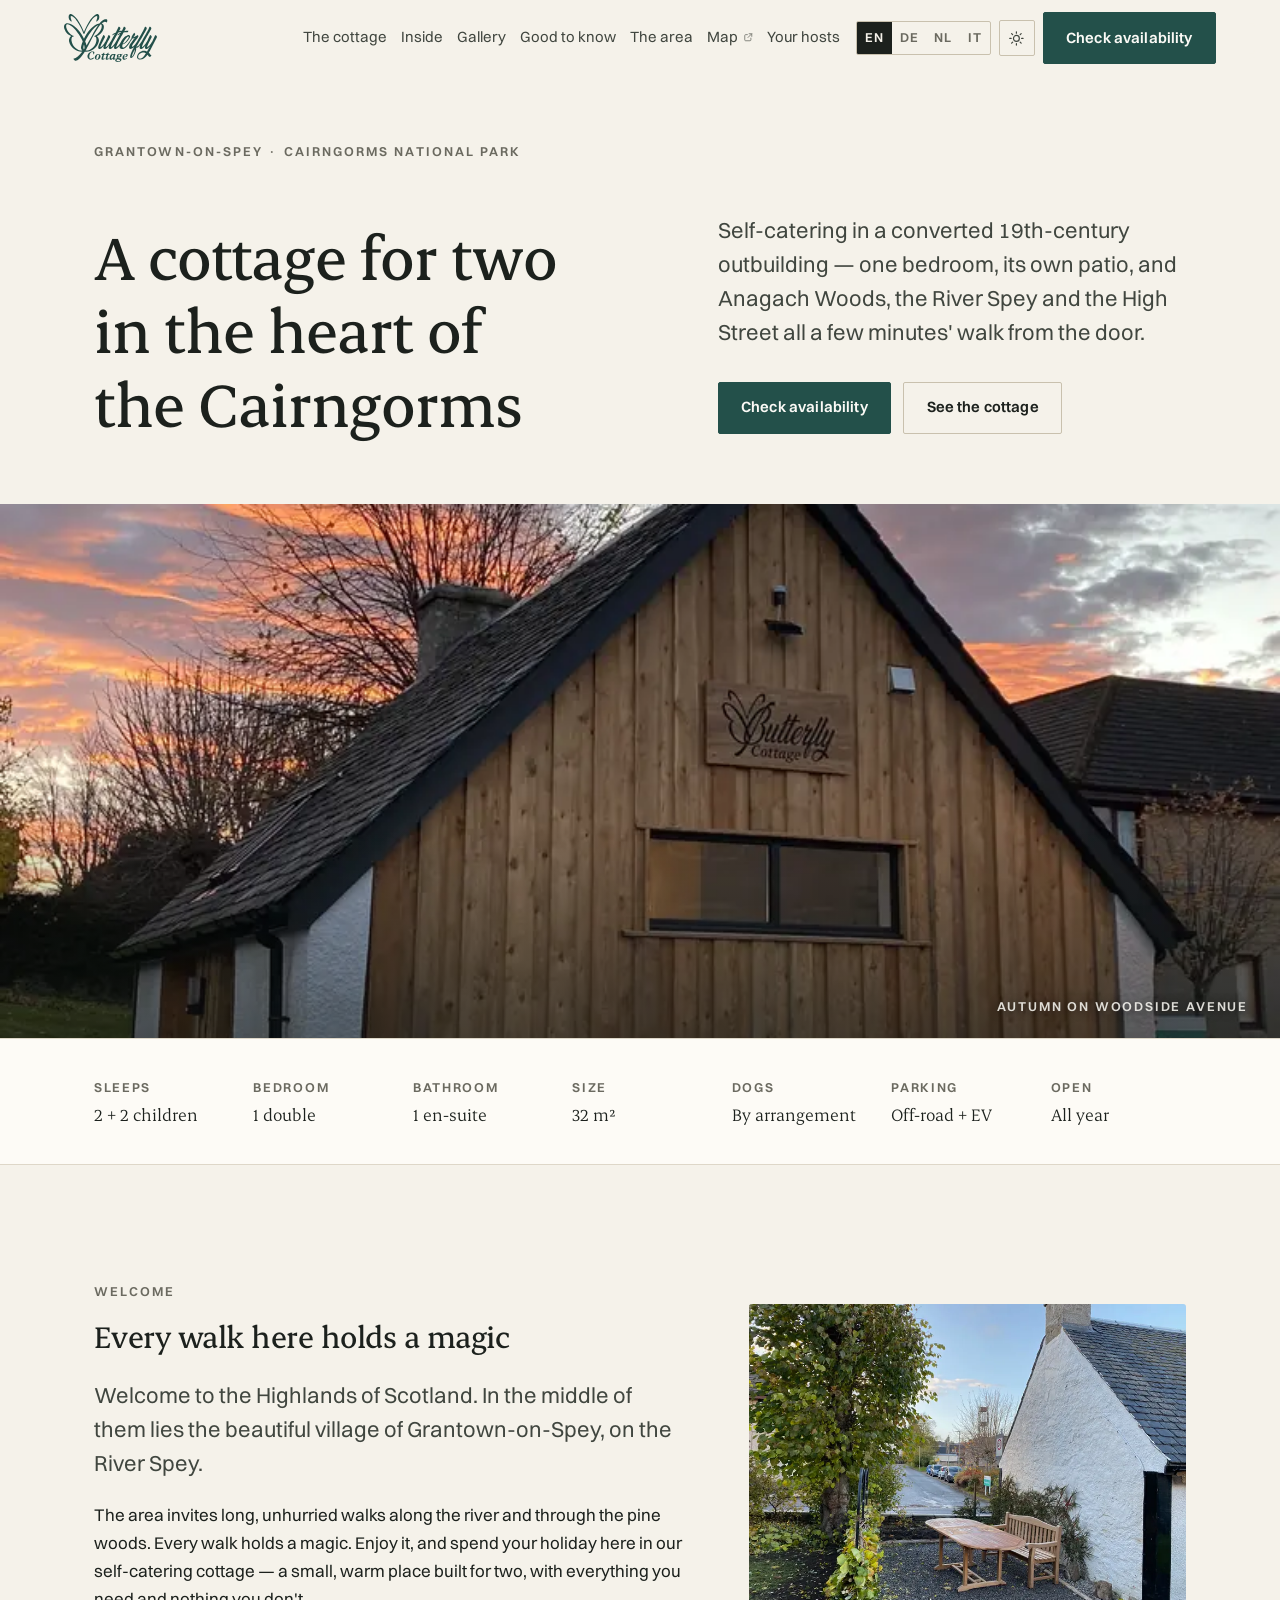
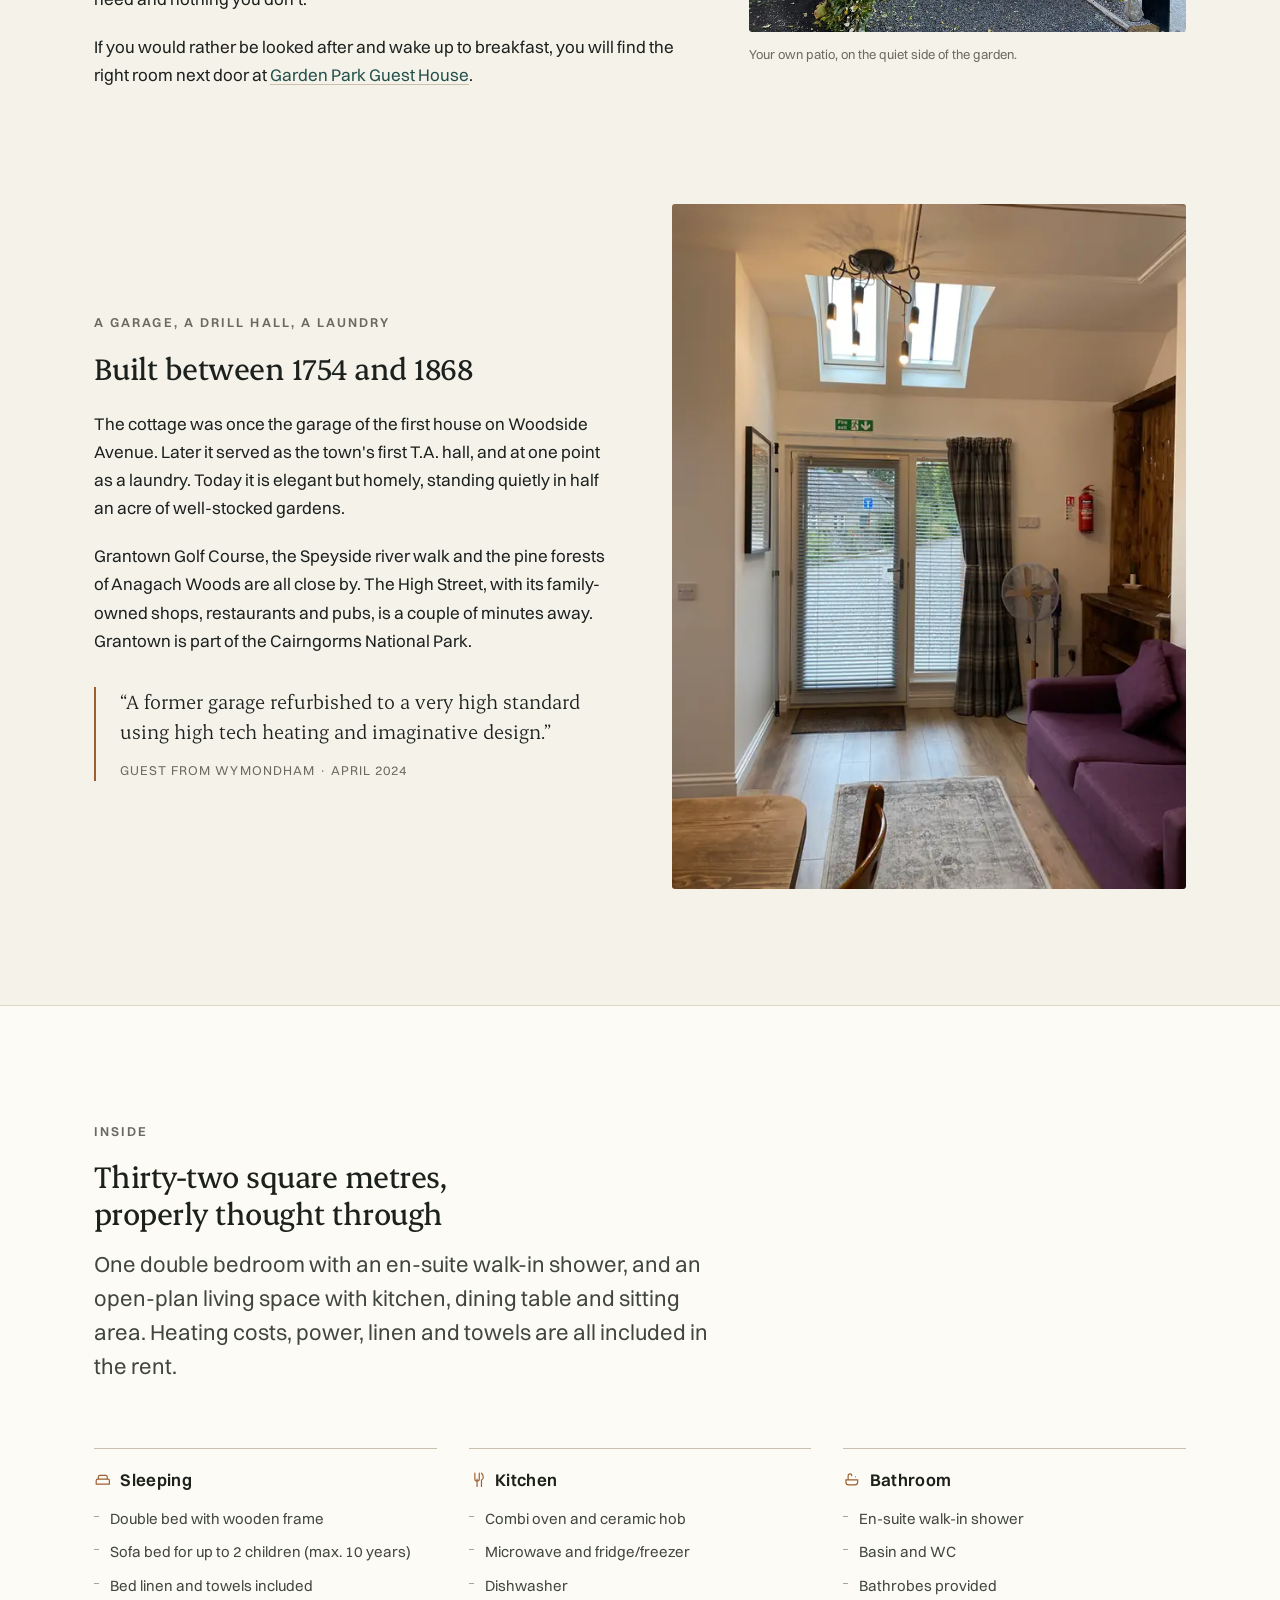
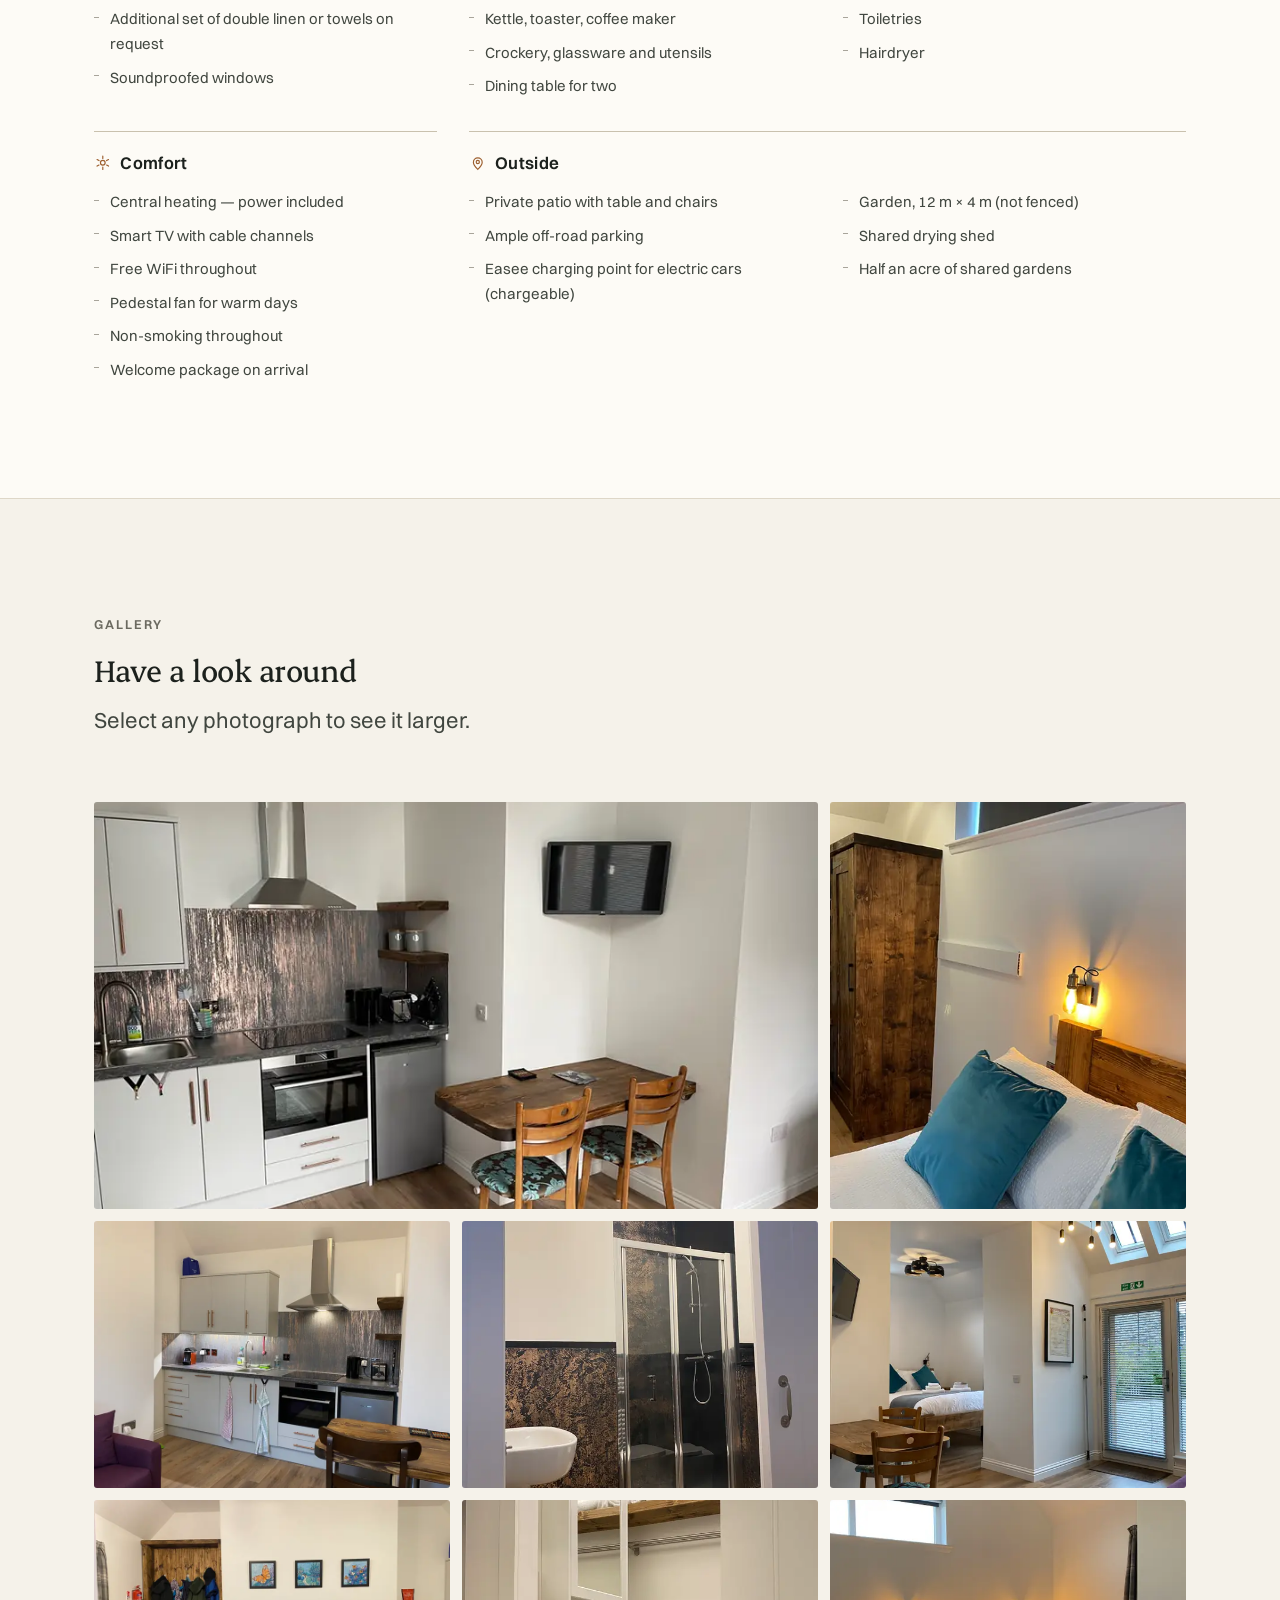
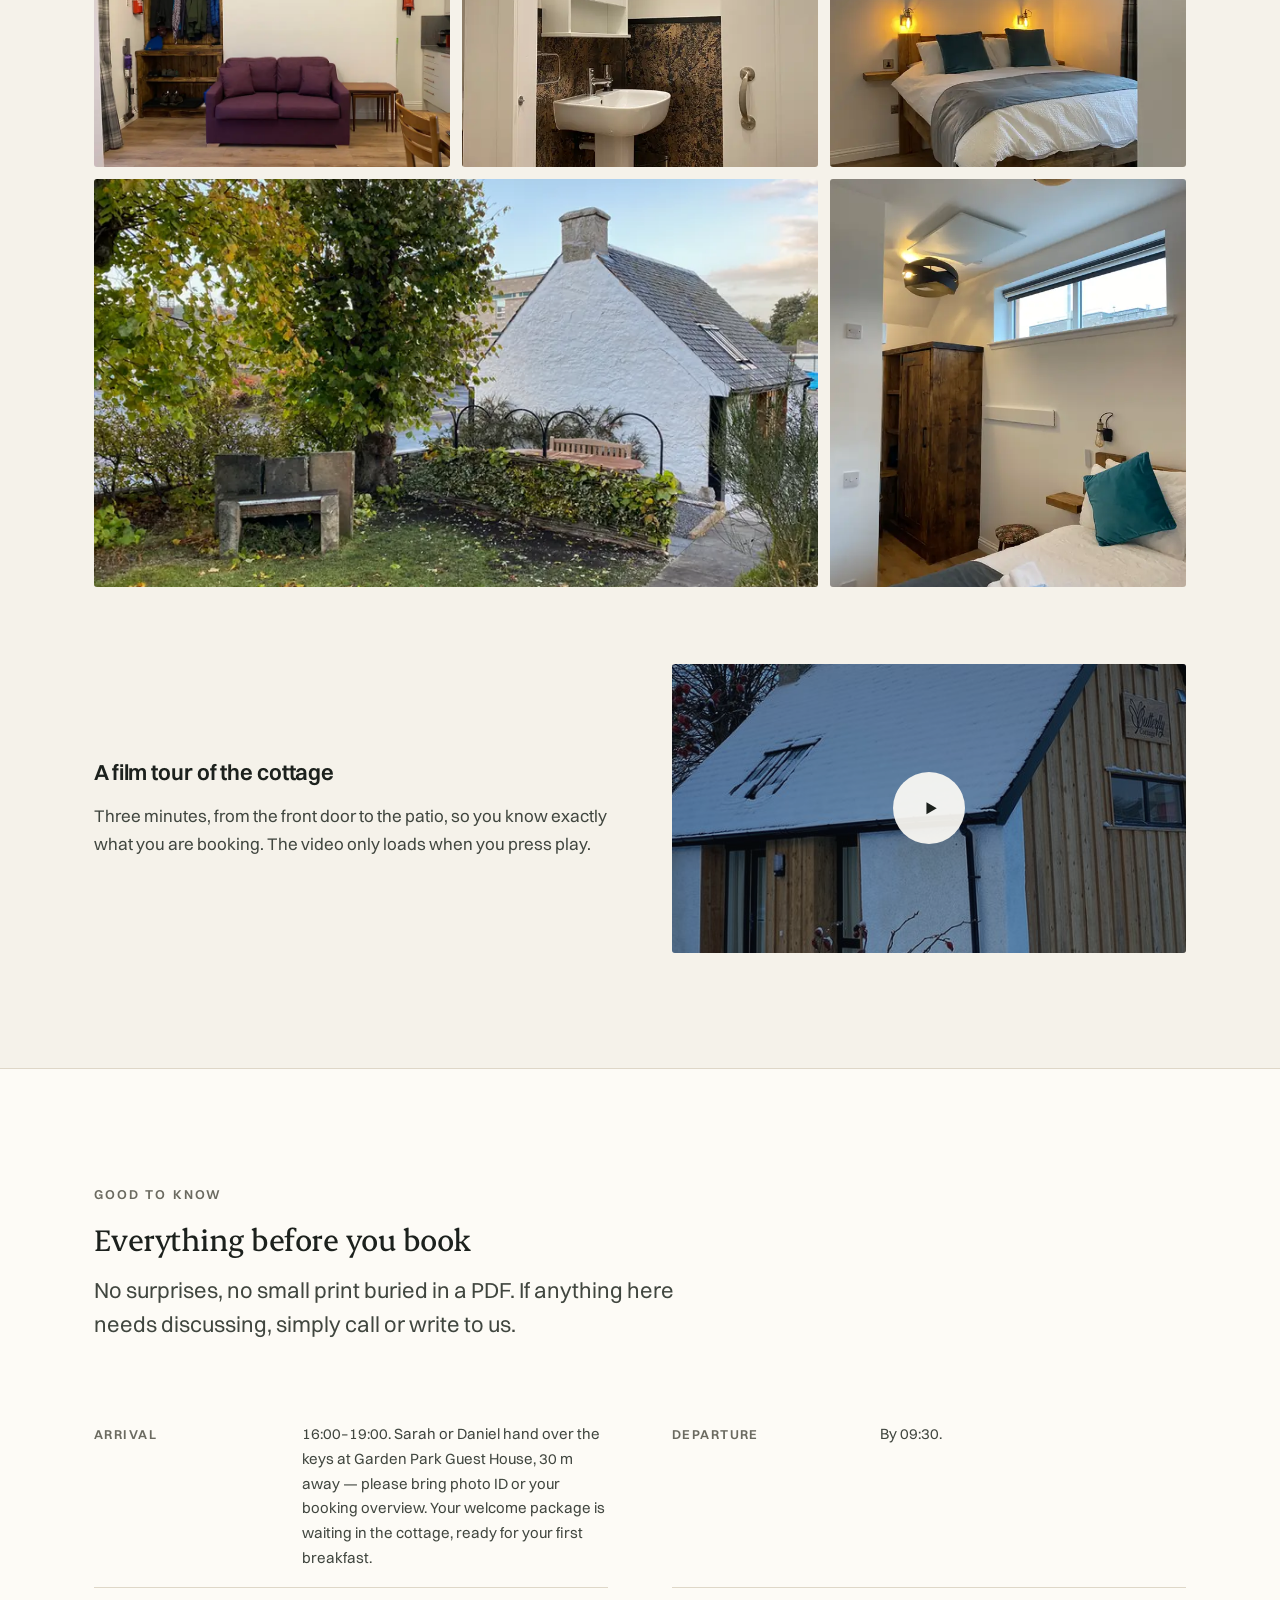
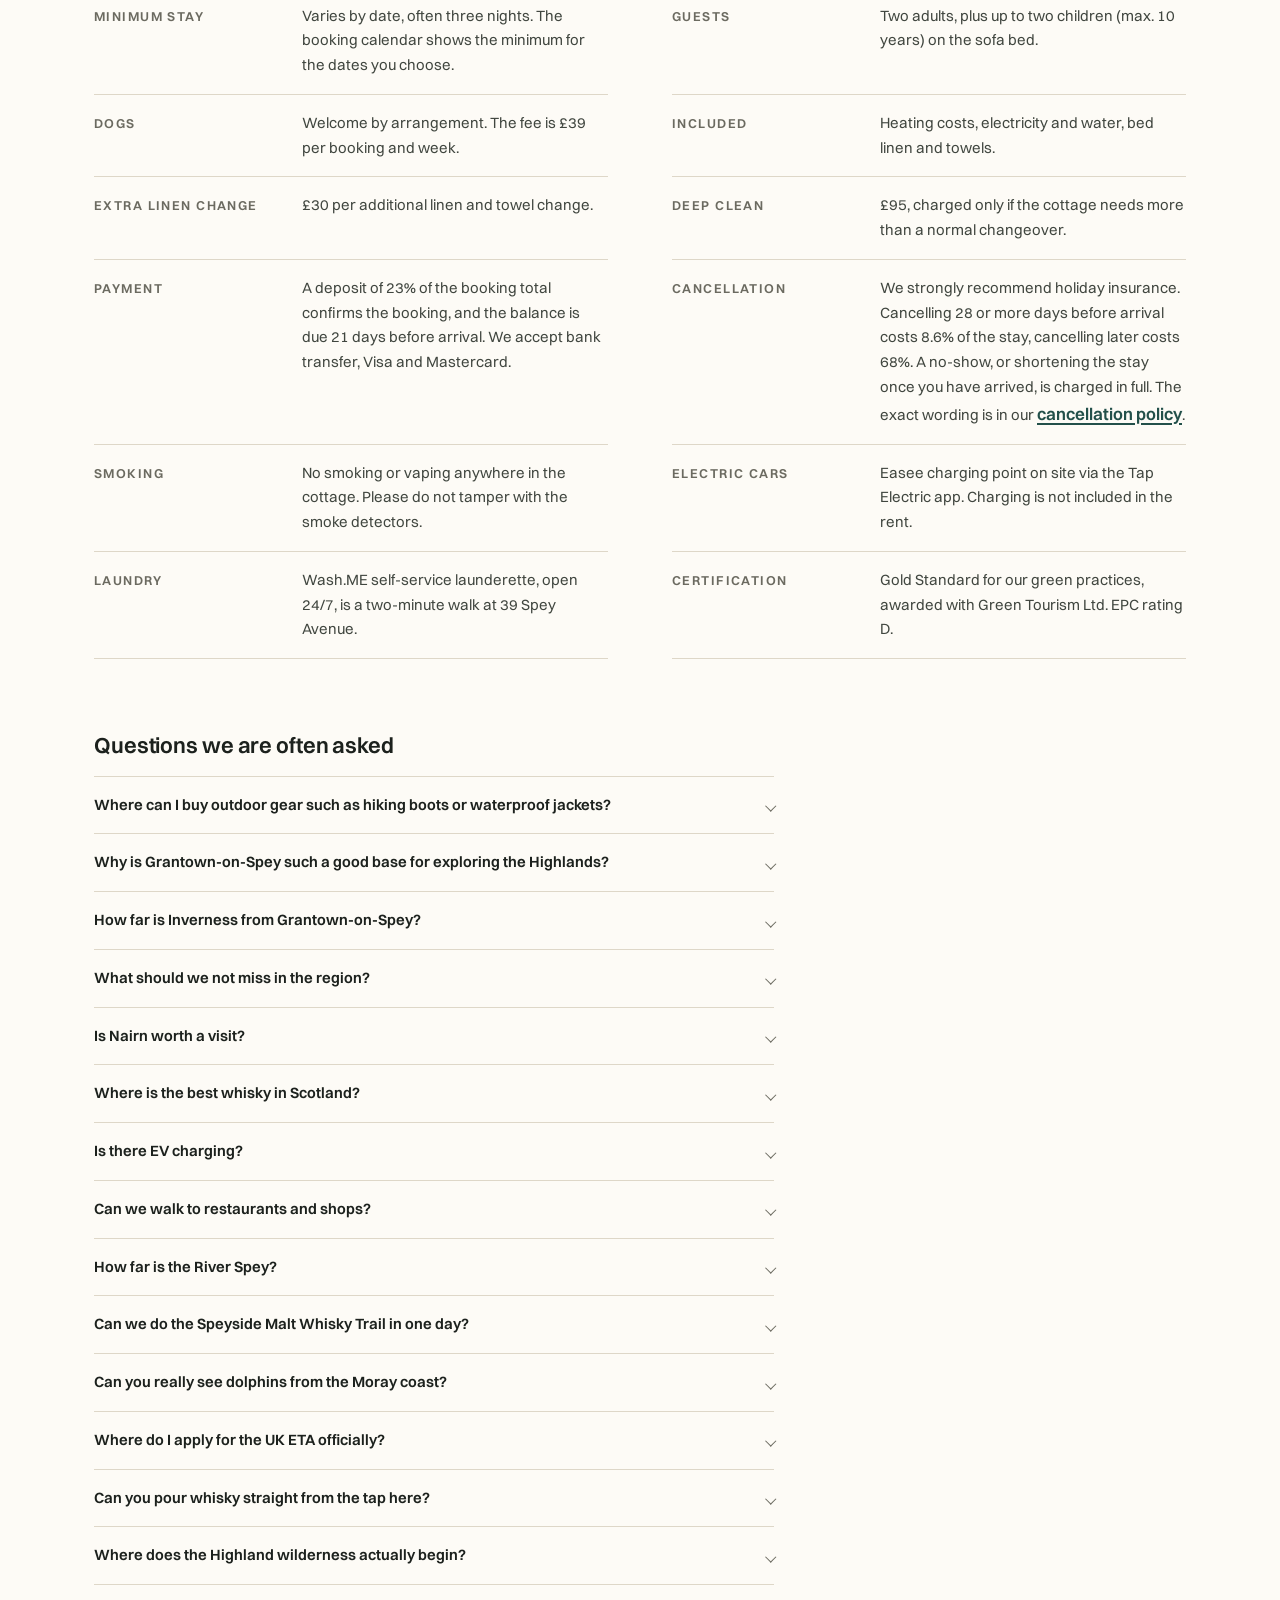
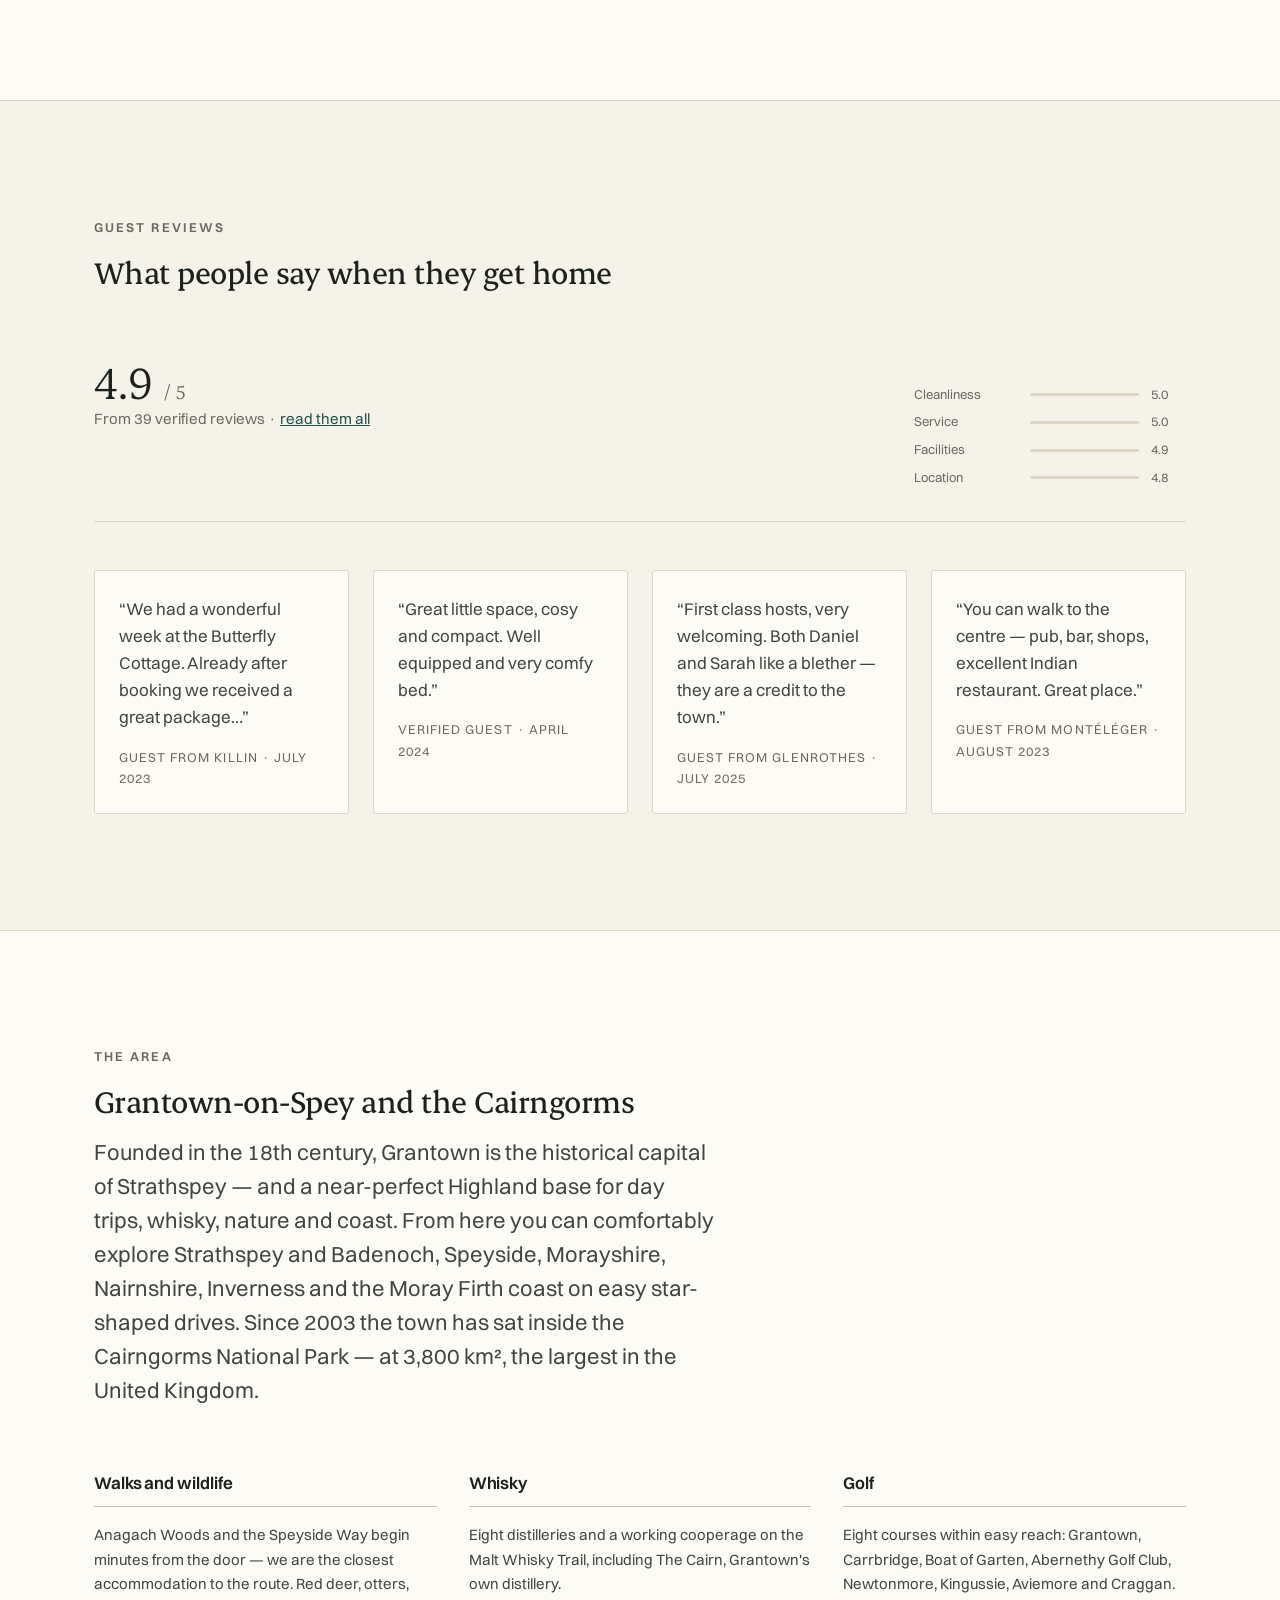
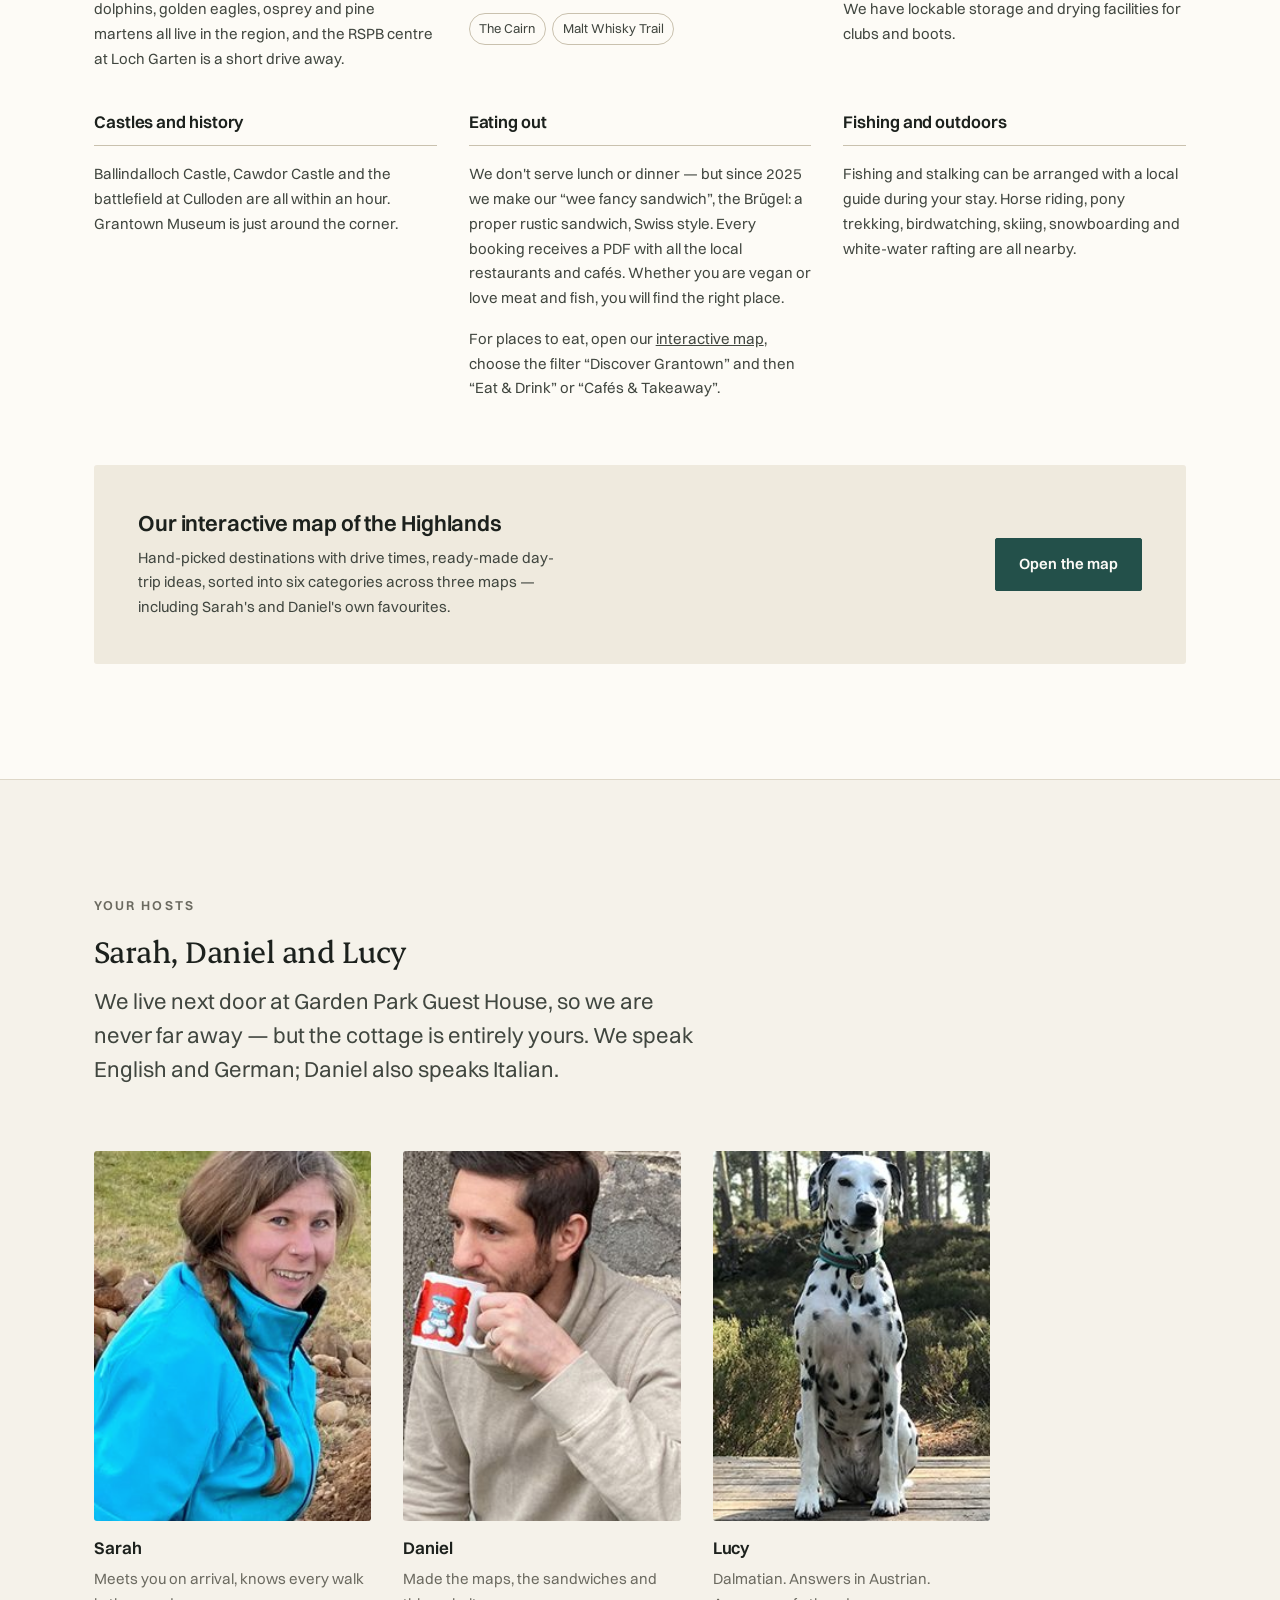
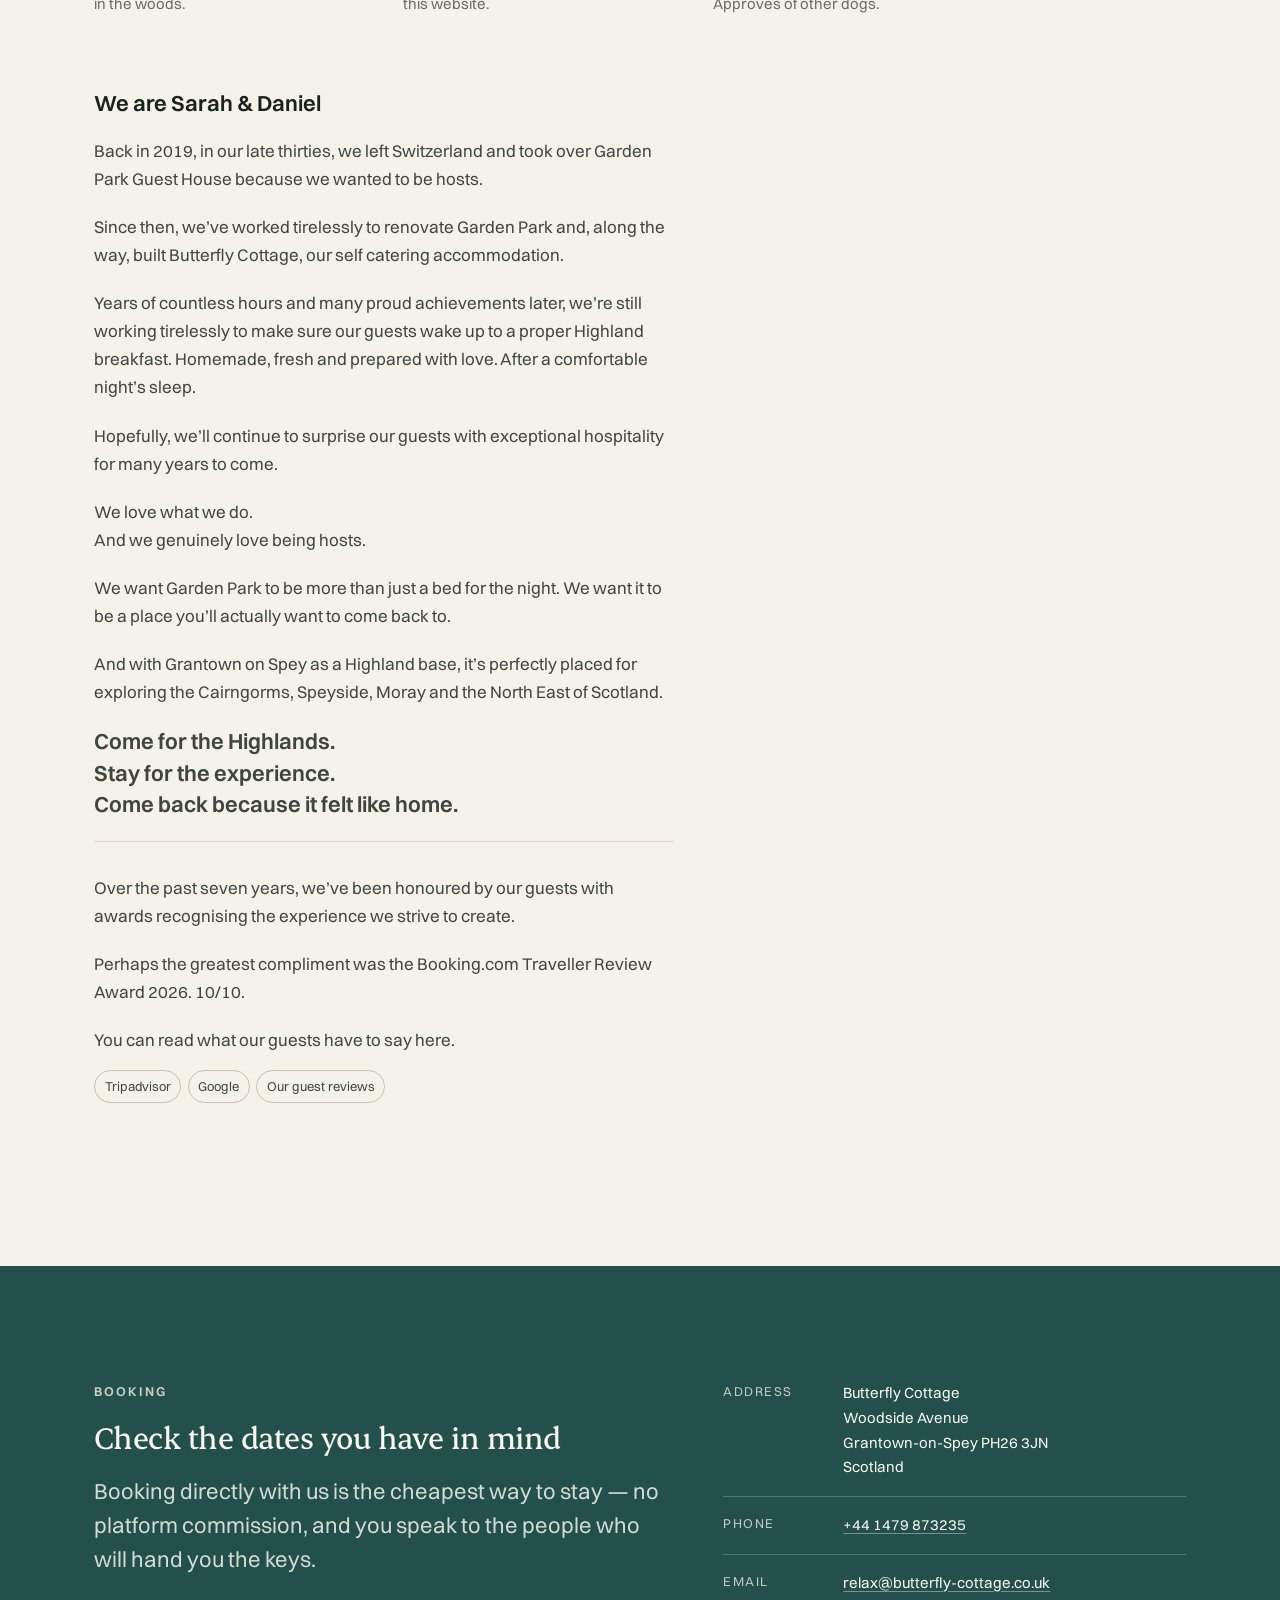
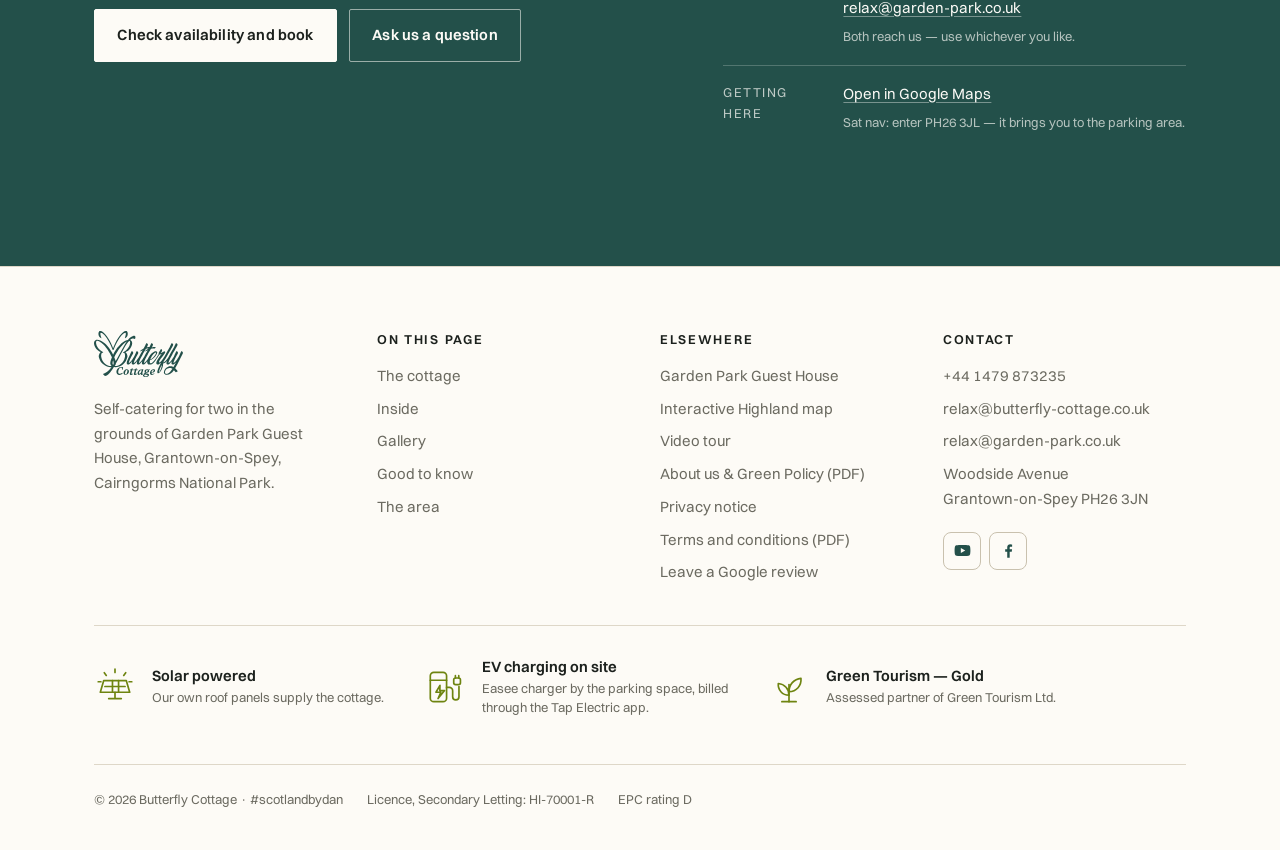
<file: index.html>
<!doctype html>
<html lang="en">
  <head>
    <meta charset="utf-8" />
    <meta name="viewport" content="width=device-width, initial-scale=1" />
    <title>Butterfly Cottage — self-catering for two, Cairngorms</title>
    <meta
      name="description"
      content="A quiet one-bedroom cottage for two in Grantown-on-Spey, Cairngorms National Park. Anagach Woods and the River Spey minutes from the door."
    />
    <link rel="canonical" href="https://www.butterfly-cottage.co.uk/" />
    <meta property="og:type" content="website" />
    <meta property="og:title" content="Butterfly Cottage — Grantown-on-Spey, Cairngorms" />
    <meta
      property="og:description"
      content="A quiet self-catering cottage for two in the heart of the Cairngorms National Park."
    />
    <meta property="og:url" content="https://www.butterfly-cottage.co.uk/" />
    <meta property="og:site_name" content="Butterfly Cottage" />
    <meta property="og:image" content="https://www.butterfly-cottage.co.uk/assets/photos/share.jpg" />
    <meta property="og:image:width" content="1200" />
    <meta property="og:image:height" content="630" />
    <meta property="og:image:alt" content="Butterfly Cottage at sunset, Grantown-on-Spey" />
    <meta name="twitter:card" content="summary_large_image" />
    <meta property="og:locale" content="en_GB" />
    <meta property="og:locale:alternate" content="de_DE" />
    <meta property="og:locale:alternate" content="nl_NL" />
    <meta property="og:locale:alternate" content="it_IT" />
    <link rel="alternate" hreflang="en" href="https://www.butterfly-cottage.co.uk/" />
    <link rel="alternate" hreflang="de" href="https://www.butterfly-cottage.co.uk/de/" />
    <link rel="alternate" hreflang="nl" href="https://www.butterfly-cottage.co.uk/nl/" />
    <link rel="alternate" hreflang="it" href="https://www.butterfly-cottage.co.uk/it/" />
    <link rel="alternate" hreflang="x-default" href="https://www.butterfly-cottage.co.uk/" />
    <meta name="theme-color" content="#23504a" />

    <link rel="icon" type="image/svg+xml" href="assets/favicon.svg" />
    <link rel="apple-touch-icon" href="assets/apple-touch-icon.png" />
    <link rel="stylesheet" href="assets/site.css" />
    <link rel="preload" as="font" type="font/woff2" crossorigin
          href="assets/fonts/Switzer-Regular.woff2" />
    <link rel="preload" as="font" type="font/woff2" crossorigin
          href="assets/fonts/Erode-Medium.woff2" />
    <link
      rel="preload"
      as="image"
      media="(max-width: 700px)"
      imagesrcset="assets/photos/hero-sunset-square-sm.webp 800w, assets/photos/hero-sunset-square.webp 1200w"
      imagesizes="100vw"
      fetchpriority="high"
    />
    <link
      rel="preload"
      as="image"
      media="(min-width: 701px)"
      imagesrcset="assets/photos/hero-sunset-wide-sm.webp 1200w, assets/photos/hero-sunset-wide.webp 1920w"
      imagesizes="100vw"
      fetchpriority="high"
    />

    <script type="application/ld+json">
      {
        "@context": "https://schema.org",
        "@type": "VacationRental",
        "name": "Butterfly Cottage",
        "description": "Self-catering cottage for two in Grantown-on-Spey, Cairngorms National Park.",
        "url": "https://www.butterfly-cottage.co.uk/",
        "image": "https://www.butterfly-cottage.co.uk/assets/photos/hero-sunset-wide.jpg",
        "telephone": "+441479873235",
        "email": "relax@butterfly-cottage.co.uk",
        "numberOfBedrooms": 1,
        "numberOfBathroomsTotal": 1,
        "floorSize": { "@type": "QuantitativeValue", "value": 32, "unitCode": "MTK" },
        "petsAllowed": "By arrangement",
        "smokingAllowed": false,
        "address": {
          "@type": "PostalAddress",
          "streetAddress": "Woodside Avenue",
          "addressLocality": "Grantown-on-Spey",
          "addressRegion": "Highland",
          "postalCode": "PH26 3JN",
          "addressCountry": "GB"
        },
        "aggregateRating": {
          "@type": "AggregateRating",
          "ratingValue": "4.9",
          "reviewCount": "39",
          "bestRating": "5"
        }
      }
    </script>
    <script type="application/ld+json">
{
      "@context": "https://schema.org",
      "@type": "FAQPage",
      "mainEntity": [
            {
                  "@type": "Question",
                  "name": "Where can I buy outdoor gear such as hiking boots or waterproof jackets?",
                  "acceptedAnswer": {
                        "@type": "Answer",
                        "text": "In Grantown-on-Spey we recommend Mortimers. They stock a wide choice of good outdoor clothing, walking boots and equipment, and the staff know what they are talking about. Mortimers has served walkers and anglers in Speyside for over 50 years. If you are watching the price, Mountain Warehouse in Aviemore is a good alternative with a broad range."
                  }
            },
            {
                  "@type": "Question",
                  "name": "Why is Grantown-on-Spey such a good base for exploring the Highlands?",
                  "acceptedAnswer": {
                        "@type": "Answer",
                        "text": "Grantown sits in the middle of several regions. From here you can make star-shaped day trips into Speyside, the Cairngorms, the Moray coast, the Inverness area, Strathspey and Aberdeenshire. Many highlights are 20 to 50 minutes away. Every day can bring completely different scenery."
                  }
            },
            {
                  "@type": "Question",
                  "name": "How far is Inverness from Grantown-on-Spey?",
                  "acceptedAnswer": {
                        "@type": "Answer",
                        "text": "About 52 minutes by car, either via Nairn or via the A9. There is public transport too, with regular buses between Grantown-on-Spey and Inverness."
                  }
            },
            {
                  "@type": "Question",
                  "name": "What should we not miss in the region?",
                  "acceptedAnswer": {
                        "@type": "Answer",
                        "text": "If time is short we suggest combining Inverness, Loch Ness and Speyside. That gives you the historic Highland capital, the famous Loch Ness landscape and the best known whisky region in the world, so culture, nature and history in one trip."
                  }
            },
            {
                  "@type": "Question",
                  "name": "Is Nairn worth a visit?",
                  "acceptedAnswer": {
                        "@type": "Answer",
                        "text": "Absolutely. Nairn has one of the finest sandy beaches in the region, a pleasant promenade and several cosy cafés. On a clear day the views across the Moray Firth are spectacular, and with a little luck you might spot dolphins from the shore."
                  }
            },
            {
                  "@type": "Question",
                  "name": "Where is the best whisky in Scotland?",
                  "acceptedAnswer": {
                        "@type": "Answer",
                        "text": "Who knows. The truth is that nobody can answer that. Scotland has more than 140 distilleries and everyone has different tastes. You may love a smoky island whisky, or you may be completely new to it. If so, Speyside is one of the best places to begin. Stay with us and explore more than 50 distilleries across Speyside and Strathspey."
                  }
            },
            {
                  "@type": "Question",
                  "name": "Is there EV charging?",
                  "acceptedAnswer": {
                        "@type": "Answer",
                        "text": "Yes. Garden Park Guest House has a charging point in the car park. You activate it easily with the relevant app. It has been in use since 2022."
                  }
            },
            {
                  "@type": "Question",
                  "name": "Can we walk to restaurants and shops?",
                  "acceptedAnswer": {
                        "@type": "Answer",
                        "text": "Yes. Garden Park is in a quiet side street. The town centre is about two minutes on foot. Every restaurant is one to ten minutes away, several of them under four."
                  }
            },
            {
                  "@type": "Question",
                  "name": "How far is the River Spey?",
                  "acceptedAnswer": {
                        "@type": "Answer",
                        "text": "About seven to nine minutes on foot. The walk leads through the beautiful Anagach Woods, home to red squirrels, deer and a variety of woodland birds."
                  }
            },
            {
                  "@type": "Question",
                  "name": "Can we do the Speyside Malt Whisky Trail in one day?",
                  "acceptedAnswer": {
                        "@type": "Answer",
                        "text": "You can. The real question is whether you will remember it the next day. With so many distilleries, visitor centres and tastings, time flies. Our advice is to visit fewer and enjoy each one more. Daniel also drives up to four people on request. Dates fill quickly, so in high season book at least six weeks ahead."
                  }
            },
            {
                  "@type": "Question",
                  "name": "Can you really see dolphins from the Moray coast?",
                  "acceptedAnswer": {
                        "@type": "Answer",
                        "text": "Yes, really, and they have never charged admission. The best spot is Chanonry Point near Fortrose, where bottlenose dolphins show up regularly, especially one and a half to two hours after low tide. Bring binoculars and some patience, it is worth it."
                  }
            },
            {
                  "@type": "Question",
                  "name": "Where do I apply for the UK ETA officially?",
                  "acceptedAnswer": {
                        "@type": "Answer",
                        "text": "Apply only through official channels, otherwise you pay unnecessary fees or end up on a scam site. There are two routes. Directly on the government site at gov.uk/eta/apply, or through the official UK ETA app from the App Store or Google Play, which scans the biometric chip in your passport and your face. What matters is that the address ends exactly in .gov.uk. Other sites often look identical to the official one and add large surcharges. The official application costs £20."
                  }
            },
            {
                  "@type": "Question",
                  "name": "Can you pour whisky straight from the tap here?",
                  "acceptedAnswer": {
                        "@type": "Answer",
                        "text": "We did ask, but the distilleries found the idea a little too generous. The good news is that Speyside is practically on the doorstep, with world-famous distilleries such as Glenfiddich, Macallan and Aberlour. A tour is worthwhile even for guests who do not normally drink whisky."
                  }
            },
            {
                  "@type": "Question",
                  "name": "Where does the Highland wilderness actually begin?",
                  "acceptedAnswer": {
                        "@type": "Answer",
                        "text": "Roughly where your phone decides it has done enough for the day. In truth, from here you are quickly among some of the finest landscapes in the Highlands. Around Inverness, in the Cairngorms National Park and along the Moray coast, walking trails, viewpoints and plenty of fresh air are waiting."
                  }
            }
      ]
}
    </script>
  </head>

  <body>
    <a class="skip" href="#main">Skip to content</a>

    <header class="header">
      <div class="wrap header__inner">
        <a class="brand" href="#top" aria-label="Butterfly Cottage — home">
          <span class="brand__logo" aria-hidden="true"></span>
        </a>

        <nav class="nav" id="primary-nav" aria-label="Main">
          <a href="#cottage">The cottage</a>
          <a href="#inside">Inside</a>
          <a href="#gallery">Gallery</a>
          <a href="#stay">Good to know</a>
          <a href="#area">The area</a>
          <a class="nav__map" href="grantown/grantown-map.html" target="_blank" rel="noopener">Map<svg viewBox="0 0 24 24" fill="none" stroke="currentColor" stroke-width="2" stroke-linecap="round" stroke-linejoin="round" aria-hidden="true"><path d="M14 4h6v6M20 4l-8.5 8.5M18 14v4a2 2 0 0 1-2 2H6a2 2 0 0 1-2-2V8a2 2 0 0 1 2-2h4" /></svg><span class="visually-hidden"> (opens in a new tab)</span></a>
          <a href="#hosts">Your hosts</a>
        </nav>

        <div class="header__tools">
          <p class="lang" aria-label="Language">
            <a href="index.html" aria-current="true" hreflang="en">EN</a>
            <a href="de/index.html" hreflang="de">DE</a>
            <a href="nl/index.html" hreflang="nl">NL</a>
            <a href="it/index.html" hreflang="it">IT</a>
          </p>
          <button class="icon-btn" data-theme-toggle aria-pressed="false" aria-label="Switch between light and dark mode">
            <svg class="icon-sun" viewBox="0 0 24 24" fill="none" stroke="currentColor" stroke-width="1.7" stroke-linecap="round" aria-hidden="true">
              <circle cx="12" cy="12" r="4.2" />
              <path d="M12 2.5v2M12 19.5v2M2.5 12h2M19.5 12h2M5.2 5.2l1.4 1.4M17.4 17.4l1.4 1.4M18.8 5.2l-1.4 1.4M6.6 17.4l-1.4 1.4" />
            </svg>
            <svg class="icon-moon" viewBox="0 0 24 24" fill="none" stroke="currentColor" stroke-width="1.7" stroke-linecap="round" aria-hidden="true">
              <path d="M20 14.5A8.5 8.5 0 1 1 9.5 4a6.8 6.8 0 0 0 10.5 10.5z" />
            </svg>
          </button>
          <button class="icon-btn burger" data-burger aria-expanded="false" aria-controls="primary-nav" aria-label="Menu">
            <svg viewBox="0 0 24 24" fill="none" stroke="currentColor" stroke-width="1.8" stroke-linecap="round" aria-hidden="true">
              <path d="M4 7h16M4 12h16M4 17h16" />
            </svg>
          </button>
          <a class="btn header__cta" href="https://booking-directly.com/widgets/vrH0Qv5AZ9Wv27rptmZNQra3VJQ18zFUxabT3YHgR2fjOQ6BMHNNqZD2gFszE/" target="_blank" rel="noopener">Check availability</a>
        </div>
      </div>
    </header>

    <main id="main">
      <!-- ============================ HERO ============================ -->
      <section class="hero" id="top">
        <div class="wrap">
          <div class="hero__grid">
            <p class="eyebrow">Grantown-on-Spey · Cairngorms National Park</p>
            <h1>A cottage for two in the heart of the Cairngorms</h1>
            <div class="hero__aside">
              <p>
                Self-catering in a converted 19th-century outbuilding — one bedroom, its own
                patio, and Anagach Woods, the River Spey and the High Street all a few minutes'
                walk from the door.
              </p>
              <div class="btn-row">
                <a class="btn" href="https://booking-directly.com/widgets/vrH0Qv5AZ9Wv27rptmZNQra3VJQ18zFUxabT3YHgR2fjOQ6BMHNNqZD2gFszE/" target="_blank" rel="noopener">Check availability</a>
                <a class="btn btn--ghost" href="#gallery">See the cottage</a>
              </div>
            </div>
          </div>
        </div>
        <div class="hero__band">
          <picture>
            <source
              media="(max-width: 700px)"
              type="image/webp"
              srcset="assets/photos/hero-sunset-square-sm.webp 800w, assets/photos/hero-sunset-square.webp 1200w"
              sizes="100vw"
            />
            <source
              media="(max-width: 700px)"
              srcset="assets/photos/hero-sunset-square-sm.jpg 800w, assets/photos/hero-sunset-square.jpg 1200w"
              sizes="100vw"
            />
            <source
              type="image/webp"
              srcset="assets/photos/hero-sunset-wide-sm.webp 1200w, assets/photos/hero-sunset-wide.webp 1920w"
              sizes="100vw"
            />
            <img
              src="assets/photos/hero-sunset-wide.jpg"
              alt="Butterfly Cottage at sunset, the larch-clad gable with its Butterfly Cottage sign under a sky streaked orange"
              width="1920"
              height="800"
              fetchpriority="high"
            />
          </picture>
          <p class="hero__season">Autumn on Woodside Avenue</p>
        </div>
      </section>

      <!-- ============================ FACTS ============================ -->
      <div class="facts">
        <div class="wrap">
          <ul>
            <li><span class="facts__k">Sleeps</span><span class="facts__v">2 + 2 children</span></li>
            <li><span class="facts__k">Bedroom</span><span class="facts__v">1 double</span></li>
            <li><span class="facts__k">Bathroom</span><span class="facts__v">1 en-suite</span></li>
            <li><span class="facts__k">Size</span><span class="facts__v">32&nbsp;m²</span></li>
            <li><span class="facts__k">Dogs</span><span class="facts__v">By arrangement</span></li>
            <li><span class="facts__k">Parking</span><span class="facts__v">Off-road + EV</span></li>
            <li><span class="facts__k">Open</span><span class="facts__v">All year</span></li>
          </ul>
        </div>
      </div>

      <!-- ============================ WELCOME ============================ -->
      <section id="cottage">
        <div class="wrap split split--wide-text">
          <div class="reveal">
            <p class="eyebrow">Welcome</p>
            <h2 style="margin-top: var(--space-4)">Every walk here holds a magic</h2>
            <div class="prose" style="margin-top: var(--space-6)">
              <p class="lede">
                Welcome to the Highlands of Scotland. In the middle of them lies the beautiful
                village of Grantown-on-Spey, on the River Spey.
              </p>
              <p>
                The area invites long, unhurried walks along the river and through the pine woods.
                Every walk holds a magic. Enjoy it, and spend your holiday here in our
                self-catering cottage — a small, warm place built for two, with everything you
                need and nothing you don't.
              </p>
              <p>
                If you would rather be looked after and wake up to breakfast, you will find the
                right room next door at
                <a href="https://www.garden-park.co.uk/" target="_blank" rel="noopener">Garden Park Guest House</a>.
              </p>
            </div>
          </div>
          <figure class="reveal" style="margin: 0">
            <div class="frame">
              <picture>
                <source type="image/webp" srcset="assets/photos/terrace-sm.webp 800w, assets/photos/terrace.webp 900w" sizes="(min-width: 900px) 45vw, 92vw" />
                <img src="assets/photos/terrace.jpg" alt="Teak table and bench on the gravel patio beside the cottage's white gable, autumn leaves on the ground" width="900" height="675" loading="lazy" />
              </picture>
            </div>
            <figcaption class="caption">Your own patio, on the quiet side of the garden.</figcaption>
          </figure>
        </div>
      </section>

      <!-- ============================ HISTORY ============================ -->
      <section style="padding-top: 0">
        <div class="wrap split split--reverse">
          <figure class="reveal" style="margin: 0">
            <div class="frame frame--portrait">
              <picture>
                <source type="image/webp" srcset="assets/photos/doors-sm.webp 600w, assets/photos/doors.webp 675w" sizes="(min-width: 900px) 45vw, 92vw" />
                <img src="assets/photos/doors.jpg" alt="Interior looking towards the glazed garden doors, with a plum armchair, rug and roof light above" width="675" height="900" loading="lazy" />
              </picture>
            </div>
          </figure>
          <div class="reveal">
            <p class="eyebrow">A garage, a drill hall, a laundry</p>
            <h2 style="margin-top: var(--space-4)">Built between 1754 and 1868</h2>
            <div class="prose" style="margin-top: var(--space-6)">
              <p>
                The cottage was once the garage of the first house on Woodside Avenue. Later it
                served as the town's first T.A. hall, and at one point as a laundry. Today it is
                elegant but homely, standing quietly in half an acre of well-stocked gardens.
              </p>
              <p>
                Grantown Golf Course, the Speyside river walk and the pine forests of Anagach
                Woods are all close by. The High Street, with its family-owned shops, restaurants
                and pubs, is a couple of minutes away. Grantown is part of the Cairngorms
                National Park.
              </p>
            </div>
            <figure class="pullquote">
              <p>“A former garage refurbished to a very high standard using high tech heating and imaginative design.”</p>
              <cite>Guest from Wymondham · April 2024</cite>
            </figure>
          </div>
        </div>
      </section>

      <!-- ============================ INSIDE ============================ -->
      <section id="inside" style="background: var(--surface); border-block: 1px solid var(--line)">
        <div class="wrap">
          <div class="section-head reveal">
            <p class="eyebrow">Inside</p>
            <h2>Thirty-two square metres, properly thought through</h2>
            <p class="lede">
              One double bedroom with an en-suite walk-in shower, and an open-plan living space
              with kitchen, dining table and sitting area. Heating costs, power, linen and towels are all included in the rent.
            </p>
          </div>

          <div class="amenities reveal">
            <div class="amenity">
              <h3>
                <svg viewBox="0 0 24 24" fill="none" stroke="currentColor" stroke-width="1.6" stroke-linecap="round" aria-hidden="true"><path d="M3 18v-5a2 2 0 0 1 2-2h14a2 2 0 0 1 2 2v5M3 18h18M6 11V8a2 2 0 0 1 2-2h8a2 2 0 0 1 2 2v3" /></svg>
                Sleeping
              </h3>
              <ul>
                <li>Double bed with wooden frame</li>
                <li>Sofa bed for up to 2 children (max. 10 years)</li>
                <li>Bed linen and towels included</li>
                <li>Additional set of double linen or towels on request</li>
                <li>Soundproofed windows</li>
              </ul>
            </div>

            <div class="amenity">
              <h3>
                <svg viewBox="0 0 24 24" fill="none" stroke="currentColor" stroke-width="1.6" stroke-linecap="round" aria-hidden="true"><path d="M8 3v8a3 3 0 0 0 6 0V3M11 11v10M17 3c1.6 1.2 2.4 3 2.4 5.4 0 1.9-.8 3.2-2.4 3.9V21" /></svg>
                Kitchen
              </h3>
              <ul>
                <li>Combi oven and ceramic hob</li>
                <li>Microwave and fridge/freezer</li>
                <li>Dishwasher</li>
                <li>Kettle, toaster, coffee maker</li>
                <li>Crockery, glassware and utensils</li>
                <li>Dining table for two</li>
              </ul>
            </div>

            <div class="amenity">
              <h3>
                <svg viewBox="0 0 24 24" fill="none" stroke="currentColor" stroke-width="1.6" stroke-linecap="round" aria-hidden="true"><path d="M4 12h16v3a4 4 0 0 1-4 4H8a4 4 0 0 1-4-4v-3ZM7 12V6.5A2.5 2.5 0 0 1 9.5 4c1.4 0 2.5 1.1 2.5 2.5M17 8h.01" /></svg>
                Bathroom
              </h3>
              <ul>
                <li>En-suite walk-in shower</li>
                <li>Basin and WC</li>
                <li>Bathrobes provided</li>
                <li>Toiletries</li>
                <li>Hairdryer</li>
              </ul>
            </div>

            <div class="amenity">
              <h3>
                <svg viewBox="0 0 24 24" fill="none" stroke="currentColor" stroke-width="1.6" stroke-linecap="round" aria-hidden="true"><path d="M12 3v3M12 18v3M4.2 7.5l2.6 1.5M17.2 15l2.6 1.5M4.2 16.5l2.6-1.5M17.2 9l2.6-1.5" /><circle cx="12" cy="12" r="3.2" /></svg>
                Comfort
              </h3>
              <ul>
                <li>Central heating — power included</li>
                <li>Smart TV with cable channels</li>
                <li>Free WiFi throughout</li>
                <li>Pedestal fan for warm days</li>
                <li>Non-smoking throughout</li>
                <li>Welcome package on arrival</li>
              </ul>
            </div>

            <div class="amenity">
              <h3>
                <svg viewBox="0 0 24 24" fill="none" stroke="currentColor" stroke-width="1.6" stroke-linecap="round" aria-hidden="true"><path d="M12 21c4-3.5 6-6.6 6-9.6A6 6 0 0 0 6 11.4C6 14.4 8 17.5 12 21Z" /><circle cx="12" cy="11" r="2.2" /></svg>
                Outside
              </h3>
              <ul>
                <li>Private patio with table and chairs</li>
                <li>Garden, 12&nbsp;m × 4&nbsp;m (not fenced)</li>
                <li>Ample off-road parking</li>
                <li>Shared drying shed</li>
                <li>Easee charging point for electric cars (chargeable)</li>
                <li>Half an acre of shared gardens</li>
              </ul>
            </div>
          </div>
        </div>
      </section>

      <!-- ============================ GALLERY ============================ -->
      <section id="gallery">
        <div class="wrap">
          <div class="section-head reveal">
            <p class="eyebrow">Gallery</p>
            <h2>Have a look around</h2>
            <p class="lede">Select any photograph to see it larger.</p>
          </div>

          <div class="gallery reveal">
            <button class="shot" data-full="assets/photos/dining.jpg" aria-label="Enlarge photograph, dining table beside the kitchen">
              <picture>
                <source type="image/webp" srcset="assets/photos/dining-sm.webp" />
                <img src="assets/photos/dining-sm.jpg" alt="Wooden dining table for two beside the kitchen, with a wall-mounted television" width="800" height="600" loading="lazy" />
              </picture>
            </button>
            <button class="shot" data-full="assets/photos/bedroom.jpg" aria-label="Enlarge photograph, bedroom with wooden bed frame">
              <picture>
                <source type="image/webp" srcset="assets/photos/bedroom-sm.webp" />
                <img src="assets/photos/bedroom-sm.jpg" alt="Bedroom with wooden bed frame, teal cushions and a wall lamp beside the wardrobe" width="800" height="600" loading="lazy" />
              </picture>
            </button>
            <button class="shot" data-full="assets/photos/kitchen.jpg" aria-label="Enlarge photograph, kitchen">
              <picture>
                <source type="image/webp" srcset="assets/photos/kitchen-sm.webp" />
                <img src="assets/photos/kitchen-sm.jpg" alt="Kitchen with white units, ceramic hob, stainless extractor hood and dark patterned splashback" width="800" height="600" loading="lazy" />
              </picture>
            </button>
            <button class="shot" data-full="assets/photos/bath-shower.jpg" aria-label="Enlarge photograph, walk-in shower">
              <picture>
                <source type="image/webp" srcset="assets/photos/bath-shower-sm.webp" />
                <img src="assets/photos/bath-shower-sm.jpg" alt="Walk-in shower with glass door, basin and WC in the en-suite bathroom" width="600" height="800" loading="lazy" />
              </picture>
            </button>
            <button class="shot" data-full="assets/photos/open-plan.jpg" aria-label="Enlarge photograph, open-plan living space">
              <picture>
                <source type="image/webp" srcset="assets/photos/open-plan-sm.webp" />
                <img src="assets/photos/open-plan-sm.jpg" alt="Open-plan living space seen from the kitchen, with dining table, bed area and garden doors" width="600" height="800" loading="lazy" />
              </picture>
            </button>
            <button class="shot" data-full="assets/photos/hall.jpg" aria-label="Enlarge photograph, entrance area">
              <picture>
                <source type="image/webp" srcset="assets/photos/hall-sm.webp" />
                <img src="assets/photos/hall-sm.jpg" alt="Entrance area with coat rack, plum sofa bed and three framed butterfly prints on the wall" width="800" height="600" loading="lazy" />
              </picture>
            </button>
            <button class="shot" data-full="assets/photos/bath-basin.jpg" aria-label="Enlarge photograph, bathroom basin">
              <picture>
                <source type="image/webp" srcset="assets/photos/bath-basin-sm.webp" />
                <img src="assets/photos/bath-basin-sm.jpg" alt="Bathroom basin with mirrored cabinet above and dark stone-effect wall" width="600" height="800" loading="lazy" />
              </picture>
            </button>
            <button class="shot" data-full="assets/photos/bedroom-2.jpg" aria-label="Enlarge photograph, bedroom with reading lamps">
              <picture>
                <source type="image/webp" srcset="assets/photos/bedroom-2-sm.webp" />
                <img src="assets/photos/bedroom-2-sm.jpg" alt="Bedroom from the foot of the bed, with warm reading lamps lit either side" width="600" height="800" loading="lazy" />
              </picture>
            </button>
            <button class="shot" data-full="assets/photos/garden.jpg" aria-label="Enlarge photograph, garden in front of the cottage">
              <picture>
                <source type="image/webp" srcset="assets/photos/garden-sm.webp" />
                <img src="assets/photos/garden-sm.jpg" alt="Lawn and garden bench in front of the cottage's white gable on an autumn morning" width="800" height="600" loading="lazy" />
              </picture>
            </button>
            <button class="shot" data-full="assets/photos/bed-window.jpg" aria-label="Enlarge photograph, bed beside the window">
              <picture>
                <source type="image/webp" srcset="assets/photos/bed-window-sm.webp" />
                <img src="assets/photos/bed-window-sm.jpg" alt="Bed beside the window, with a solid wooden door and teal cushions" width="600" height="800" loading="lazy" />
              </picture>
            </button>
          </div>

          <div class="reveal" style="margin-top: clamp(3rem, 6vw, 5rem)">
            <div class="split">
              <div>
                <h3>A film tour of the cottage</h3>
                <p class="prose" style="margin-top: var(--space-4); color: var(--ink-soft)">
                  Three minutes, from the front door to the patio, so you know exactly what you
                  are booking. The video only loads when you press play.
                </p>
              </div>
              <button class="video" data-video="U91UYJeSr7w" data-video-title="Butterfly Cottage — video tour" aria-label="Play the video tour of Butterfly Cottage">
                <img src="assets/photos/hero-winter-sm.jpg" alt="The cottage under snow, with the slate roof and larch cladding dusted white" width="1200" height="313" loading="lazy" />
                <span class="video__play"
                  ><span
                    ><svg viewBox="0 0 24 24" fill="currentColor" aria-hidden="true"><path d="M8 5.5v13l11-6.5z" /></svg></span
                ></span>
              </button>
            </div>
          </div>
        </div>
      </section>

      <!-- ============================ GOOD TO KNOW ============================ -->
      <section id="stay" class="know">
        <div class="wrap">
          <div class="section-head reveal">
            <p class="eyebrow">Good to know</p>
            <h2>Everything before you book</h2>
            <p class="lede">
              No surprises, no small print buried in a PDF. If anything here needs discussing,
              simply call or write to us.
            </p>
          </div>

          <dl class="reveal">
            <div class="know__row"><dt>Arrival</dt><dd>16:00–19:00. Sarah or Daniel hand over the keys at Garden Park Guest House, 30&nbsp;m away — please bring photo ID or your booking overview. Your welcome package is waiting in the cottage, ready for your first breakfast.</dd></div>
            <div class="know__row"><dt>Departure</dt><dd>By 09:30.</dd></div>
            <div class="know__row"><dt>Minimum stay</dt><dd>Varies by date, often three nights. The booking calendar shows the minimum for the dates you choose.</dd></div>
            <div class="know__row"><dt>Guests</dt><dd>Two adults, plus up to two children (max. 10 years) on the sofa bed.</dd></div>
            <div class="know__row"><dt>Dogs</dt><dd>Welcome by arrangement. The fee is £39 per booking and week.</dd></div>
            <div class="know__row"><dt>Included</dt><dd>Heating costs, electricity and water, bed linen and towels.</dd></div>
            <div class="know__row"><dt>Extra linen change</dt><dd>£30 per additional linen and towel change.</dd></div>
            <div class="know__row"><dt>Deep clean</dt><dd>£95, charged only if the cottage needs more than a normal changeover.</dd></div>
            <div class="know__row"><dt>Payment</dt><dd>A deposit of 23% of the booking total confirms the booking, and the balance is due 21 days before arrival. We accept bank transfer, Visa and Mastercard.</dd></div>
            <div class="know__row"><dt>Cancellation</dt><dd>We strongly recommend holiday insurance. Cancelling 28 or more days before arrival costs 8.6% of the stay, cancelling later costs 68%. A no-show, or shortening the stay once you have arrived, is charged in full. The exact wording is in our <a href="assets/pdf/terms-and-conditions.pdf" target="_blank" rel="noopener" class="link-strong">cancellation policy</a>.</dd></div>
            <div class="know__row"><dt>Smoking</dt><dd>No smoking or vaping anywhere in the cottage. Please do not tamper with the smoke detectors.</dd></div>
            <div class="know__row"><dt>Electric cars</dt><dd>Easee charging point on site via the Tap Electric app. Charging is not included in the rent.</dd></div>
            <div class="know__row"><dt>Laundry</dt><dd>Wash.ME self-service launderette, open 24/7, is a two-minute walk at 39 Spey Avenue.</dd></div>
            <div class="know__row"><dt>Certification</dt><dd>Gold Standard for our green practices, awarded with Green Tourism Ltd. EPC rating D.</dd></div>
          </dl>

          <div class="faq reveal">
            <h3>Questions we are often asked</h3>
            <details class="faq__item">
              <summary>Where can I buy outdoor gear such as hiking boots or waterproof jackets?</summary>
              <p class="faq__answer">In Grantown-on-Spey we recommend Mortimers. They stock a wide choice of good outdoor clothing, walking boots and equipment, and the staff know what they are talking about. Mortimers has served walkers and anglers in Speyside for over 50 years. If you are watching the price, Mountain Warehouse in Aviemore is a good alternative with a broad range.</p>
            </details>
            <details class="faq__item">
              <summary>Why is Grantown-on-Spey such a good base for exploring the Highlands?</summary>
              <p class="faq__answer">Grantown sits in the middle of several regions. From here you can make star-shaped day trips into Speyside, the Cairngorms, the Moray coast, the Inverness area, Strathspey and Aberdeenshire. Many highlights are 20 to 50 minutes away. Every day can bring completely different scenery.</p>
            </details>
            <details class="faq__item">
              <summary>How far is Inverness from Grantown-on-Spey?</summary>
              <p class="faq__answer">About 52 minutes by car, either via Nairn or via the A9. There is public transport too, with regular buses between Grantown-on-Spey and Inverness.</p>
            </details>
            <details class="faq__item">
              <summary>What should we not miss in the region?</summary>
              <p class="faq__answer">If time is short we suggest combining Inverness, Loch Ness and Speyside. That gives you the historic Highland capital, the famous Loch Ness landscape and the best known whisky region in the world, so culture, nature and history in one trip.</p>
            </details>
            <details class="faq__item">
              <summary>Is Nairn worth a visit?</summary>
              <p class="faq__answer">Absolutely. Nairn has one of the finest sandy beaches in the region, a pleasant promenade and several cosy cafés. On a clear day the views across the Moray Firth are spectacular, and with a little luck you might spot dolphins from the shore.</p>
            </details>
            <details class="faq__item">
              <summary>Where is the best whisky in Scotland?</summary>
              <p class="faq__answer">Who knows. The truth is that nobody can answer that. Scotland has more than 140 distilleries and everyone has different tastes. You may love a smoky island whisky, or you may be completely new to it. If so, Speyside is one of the best places to begin. Stay with us and explore more than 50 distilleries across Speyside and Strathspey.</p>
            </details>
            <details class="faq__item">
              <summary>Is there EV charging?</summary>
              <p class="faq__answer">Yes. Garden Park Guest House has a charging point in the car park. You activate it easily with the relevant app. It has been in use since 2022.</p>
            </details>
            <details class="faq__item">
              <summary>Can we walk to restaurants and shops?</summary>
              <p class="faq__answer">Yes. Garden Park is in a quiet side street. The town centre is about two minutes on foot. Every restaurant is one to ten minutes away, several of them under four.</p>
            </details>
            <details class="faq__item">
              <summary>How far is the River Spey?</summary>
              <p class="faq__answer">About seven to nine minutes on foot. The walk leads through the beautiful Anagach Woods, home to red squirrels, deer and a variety of woodland birds.</p>
            </details>
            <details class="faq__item">
              <summary>Can we do the Speyside Malt Whisky Trail in one day?</summary>
              <p class="faq__answer">You can. The real question is whether you will remember it the next day. With so many distilleries, visitor centres and tastings, time flies. Our advice is to visit fewer and enjoy each one more. Daniel also drives up to four people on request. Dates fill quickly, so in high season book at least six weeks ahead.</p>
            </details>
            <details class="faq__item">
              <summary>Can you really see dolphins from the Moray coast?</summary>
              <p class="faq__answer">Yes, really, and they have never charged admission. The best spot is Chanonry Point near Fortrose, where bottlenose dolphins show up regularly, especially one and a half to two hours after low tide. Bring binoculars and some patience, it is worth it.</p>
            </details>
            <details class="faq__item">
              <summary>Where do I apply for the UK ETA officially?</summary>
              <p class="faq__answer">Apply only through official channels, otherwise you pay unnecessary fees or end up on a scam site. There are two routes. Directly on the government site at gov.uk/eta/apply, or through the official UK ETA app from the App Store or Google Play, which scans the biometric chip in your passport and your face. What matters is that the address ends exactly in .gov.uk. Other sites often look identical to the official one and add large surcharges. The official application costs £20.</p>
            </details>
            <details class="faq__item">
              <summary>Can you pour whisky straight from the tap here?</summary>
              <p class="faq__answer">We did ask, but the distilleries found the idea a little too generous. The good news is that Speyside is practically on the doorstep, with world-famous distilleries such as Glenfiddich, Macallan and Aberlour. A tour is worthwhile even for guests who do not normally drink whisky.</p>
            </details>
            <details class="faq__item">
              <summary>Where does the Highland wilderness actually begin?</summary>
              <p class="faq__answer">Roughly where your phone decides it has done enough for the day. In truth, from here you are quickly among some of the finest landscapes in the Highlands. Around Inverness, in the Cairngorms National Park and along the Moray coast, walking trails, viewpoints and plenty of fresh air are waiting.</p>
            </details>
          </div>
        </div>
      </section>

      <!-- ============================ REVIEWS ============================ -->
      <section>
        <div class="wrap">
          <div class="section-head reveal">
            <p class="eyebrow">Guest reviews</p>
            <h2>What people say when they get home</h2>
          </div>

          <div class="score reveal">
            <div>
              <p class="score__big">4.9 <span style="font-size: var(--text-lg); color: var(--muted)">/ 5</span></p>
              <p class="score__meta">
                From 39 verified reviews ·
                <a href="https://www.freetobook.com/reviews/all?w_id=44186&amp;w_tkn=vrH0Qv5AZ9Wv27rptmZNQra3VJQ18zFUxabT3YHgR2fjOQ6BMHNNqZD2gFszE" target="_blank" rel="noopener" style="color: var(--primary)">read them all</a>
              </p>
            </div>
            <div class="score__bars">
              <p class="score__bar"><span>Cleanliness</span><span class="score__track"><span class="score__fill" style="width: 100%"></span></span><span>5.0</span></p>
              <p class="score__bar"><span>Service</span><span class="score__track"><span class="score__fill" style="width: 100%"></span></span><span>5.0</span></p>
              <p class="score__bar"><span>Facilities</span><span class="score__track"><span class="score__fill" style="width: 98%"></span></span><span>4.9</span></p>
              <p class="score__bar"><span>Location</span><span class="score__track"><span class="score__fill" style="width: 96%"></span></span><span>4.8</span></p>
            </div>
          </div>

          <div class="quotes reveal">
            <figure class="quote">
              <blockquote>“We had a wonderful week at the Butterfly Cottage. Already after booking we received a great package…”</blockquote>
              <figcaption>Guest from Killin · July 2023</figcaption>
            </figure>
            <figure class="quote">
              <blockquote>“Great little space, cosy and compact. Well equipped and very comfy bed.”</blockquote>
              <figcaption>Verified guest · April 2024</figcaption>
            </figure>
            <figure class="quote">
              <blockquote>“First class hosts, very welcoming. Both Daniel and Sarah like a blether — they are a credit to the town.”</blockquote>
              <figcaption>Guest from Glenrothes · July 2025</figcaption>
            </figure>
            <figure class="quote">
              <blockquote>“You can walk to the centre — pub, bar, shops, excellent Indian restaurant. Great place.”</blockquote>
              <figcaption>Guest from Montéléger · August 2023</figcaption>
            </figure>
          </div>
        </div>
      </section>

      <!-- ============================ AREA ============================ -->
      <section id="area" style="background: var(--surface); border-block: 1px solid var(--line)">
        <div class="wrap">
          <div class="section-head reveal">
            <p class="eyebrow">The area</p>
            <h2>Grantown-on-Spey and the Cairngorms</h2>
            <p class="lede">
              Founded in the 18th century, Grantown is the historical capital of Strathspey —
              and a near-perfect Highland base for day trips, whisky, nature and coast. From here
              you can comfortably explore Strathspey and Badenoch, Speyside, Morayshire,
              Nairnshire, Inverness and the Moray Firth coast on easy star-shaped drives. Since
              2003 the town has sat inside the Cairngorms National Park — at 3,800&nbsp;km², the
              largest in the United Kingdom.
            </p>
          </div>

          <div class="area reveal">
            <div class="area__block">
              <h3>Walks and wildlife</h3>
              <p>
                Anagach Woods and the Speyside Way begin minutes from the door — we are the
                closest accommodation to the route. Red deer, otters, dolphins, golden eagles,
                osprey and pine martens all live in the region, and the RSPB centre at Loch
                Garten is a short drive away.
              </p>
            </div>

            <div class="area__block">
              <h3>Whisky</h3>
              <p>
                Eight distilleries and a working cooperage on the Malt Whisky Trail, including
                The Cairn, Grantown's own distillery.
              </p>
              <ul class="linklist">
                <li><a href="https://www.thecairndistillery.com/" target="_blank" rel="noopener">The Cairn</a></li>
                <li><a href="https://maltwhiskytrail.com/" target="_blank" rel="noopener">Malt Whisky Trail</a></li>
              </ul>
            </div>

            <div class="area__block">
              <h3>Golf</h3>
              <p>
                Eight courses within easy reach: Grantown, Carrbridge, Boat of Garten, Abernethy
                Golf Club, Newtonmore, Kingussie, Aviemore and Craggan. We have lockable storage and drying facilities
                for clubs and boots.
              </p>
            </div>

            <div class="area__block">
              <h3>Castles and history</h3>
              <p>
                Ballindalloch Castle, Cawdor Castle and the battlefield at Culloden are all within
                an hour. Grantown Museum is just around the corner.
              </p>
            </div>

            <div class="area__block">
              <h3>Eating out</h3>
              <p>
                We don't serve lunch or dinner — but since 2025 we make our “wee fancy sandwich”,
                the Brügel: a proper rustic sandwich, Swiss style. Every booking receives a PDF
                with all the local restaurants and cafés. Whether you are vegan or love meat and
                fish, you will find the right place.
              </p>
              <p>
                For places to eat, open our <a href="grantown/grantown-map.html" target="_blank" rel="noopener">interactive map</a>, choose the filter “Discover Grantown” and then “Eat &amp; Drink” or “Cafés &amp; Takeaway”.
              </p>
            </div>

            <div class="area__block">
              <h3>Fishing and outdoors</h3>
              <p>
                Fishing and stalking can be arranged with a local guide during your stay. Horse
                riding, pony trekking, birdwatching, skiing, snowboarding and white-water rafting
                are all nearby.
              </p>
            </div>
          </div>

          <div class="map-cta reveal">
            <div>
              <h3>Our interactive map of the Highlands</h3>
              <p>
                Hand-picked destinations with drive times, ready-made day-trip ideas, sorted into
                six categories across three maps — including Sarah's and Daniel's own favourites.
              </p>
            </div>
            <a class="btn" href="grantown/grantown-map.html" target="_blank" rel="noopener">Open the map</a>
          </div>
        </div>
      </section>

      <!-- ============================ HOSTS ============================ -->
      <section id="hosts">
        <div class="wrap">
          <div class="section-head reveal">
            <p class="eyebrow">Your hosts</p>
            <h2>Sarah, Daniel and Lucy</h2>
            <p class="lede">
              We live next door at Garden Park Guest House, so we are never far away — but the
              cottage is entirely yours. We speak English and German; Daniel also speaks Italian.
            </p>
          </div>

          <div class="hosts reveal">
            <figure class="host" style="margin: 0">
              <img src="assets/photos/host-sarah.jpg" alt="Sarah, one of the hosts, outdoors in a blue jacket" width="240" height="400" loading="lazy" />
              <h3>Sarah</h3>
              <p>Meets you on arrival, knows every walk in the woods.</p>
            </figure>
            <figure class="host" style="margin: 0">
              <img src="assets/photos/host-daniel.jpg" alt="Daniel, one of the hosts, drinking from a mug" width="240" height="400" loading="lazy" />
              <h3>Daniel</h3>
              <p>Made the maps, the sandwiches and this website.</p>
            </figure>
            <figure class="host" style="margin: 0">
              <img src="assets/photos/host-lucy.jpg" alt="Lucy, the hosts' Dalmatian, sitting on a wooden deck in the forest" width="240" height="400" loading="lazy" />
              <h3>Lucy</h3>
              <p>Dalmatian. Answers in Austrian. Approves of other dogs.</p>
            </figure>
          </div>

          <div class="story reveal">
            <h3>We are Sarah &amp; Daniel</h3>
            <p>Back in 2019, in our late thirties, we left Switzerland and took over Garden Park Guest House because we wanted to be hosts.</p>
            <p>Since then, we’ve worked tirelessly to renovate Garden Park and, along the way, built Butterfly Cottage, our self catering accommodation.</p>
            <p>Years of countless hours and many proud achievements later, we’re still working tirelessly to make sure our guests wake up to a proper Highland breakfast. Homemade, fresh and prepared with love. After a comfortable night’s sleep.</p>
            <p>Hopefully, we’ll continue to surprise our guests with exceptional hospitality for many years to come.</p>
            <p>We love what we do.<br />And we genuinely love being hosts.</p>
            <p>We want Garden Park to be more than just a bed for the night. We want it to be a place you’ll actually want to come back to.</p>
            <p>And with Grantown on Spey as a Highland base, it’s perfectly placed for exploring the Cairngorms, Speyside, Moray and the North East of Scotland.</p>
            <p class="story__close">Come for the Highlands.<br />Stay for the experience.<br />Come back because it felt like home.</p>
            <p class="story__awards">Over the past seven years, we’ve been honoured by our guests with awards recognising the experience we strive to create.</p>
            <p>Perhaps the greatest compliment was the Booking.com Traveller Review Award 2026. 10/10.</p>
            <p>You can read what our guests have to say here.</p>
            <ul class="linklist">
              <li><a href="https://www.tripadvisor.co.uk/Hotel_Review-g190790-d1749566-Reviews-Garden_Park_Guest_House-Grantown_on_Spey_Aviemore_and_the_Cairngorms_Scottish_Highland.html" target="_blank" rel="noopener">Tripadvisor</a></li>
              <li><a href="https://g.page/r/CV2H_U18LAmqEB0" target="_blank" rel="noopener">Google</a></li>
              <li><a href="https://www.freetobook.com/reviews/all?w_id=44186&amp;w_tkn=vrH0Qv5AZ9Wv27rptmZNQra3VJQ18zFUxabT3YHgR2fjOQ6BMHNNqZD2gFszE" target="_blank" rel="noopener">Our guest reviews</a></li>
            </ul>
          </div>
        </div>
      </section>

      <!-- ============================ BOOK ============================ -->
      <section class="book" id="book">
        <div class="wrap book__grid">
          <div>
            <p class="eyebrow" style="color: inherit; opacity: 0.75">Booking</p>
            <h2 style="margin-top: var(--space-4)">Check the dates you have in mind</h2>
            <p class="lede" style="margin-top: var(--space-5); max-width: 46ch">
              Booking directly with us is the cheapest way to stay — no platform commission, and
              you speak to the people who will hand you the keys.
            </p>
            <div class="btn-row" style="margin-top: var(--space-8)">
              <a class="btn btn--light" href="https://booking-directly.com/widgets/vrH0Qv5AZ9Wv27rptmZNQra3VJQ18zFUxabT3YHgR2fjOQ6BMHNNqZD2gFszE/" target="_blank" rel="noopener">Check availability and book</a>
              <a class="btn btn--outline-light" href="mailto:relax@butterfly-cottage.co.uk">Ask us a question</a>
            </div>
          </div>

          <div class="book__contact">
            <p class="book__row"><span>Address</span><span>Butterfly Cottage<br />Woodside Avenue<br />Grantown-on-Spey PH26 3JN<br />Scotland</span></p>
            <p class="book__row"><span>Phone</span><span><a href="tel:+441479873235">+44 1479 873235</a></span></p>
            <p class="book__row"><span>Email</span><span><a href="mailto:relax@butterfly-cottage.co.uk">relax@butterfly-cottage.co.uk</a><br /><a href="mailto:relax@garden-park.co.uk">relax@garden-park.co.uk</a><br /><small>Both reach us — use whichever you like.</small></span></p>
            <p class="book__row" style="border-bottom: 0"><span>Getting here</span><span><a href="https://www.google.com/maps/search/?api=1&amp;query=Butterfly+Cottage+Woodside+Avenue+Grantown-on-Spey+PH26+3JN" target="_blank" rel="noopener">Open in Google Maps</a><br /><small>Sat nav: enter PH26 3JL — it brings you to the parking area.</small></span></p>
          </div>
        </div>
      </section>
    </main>

    <!-- ============================ FOOTER ============================ -->
    <footer class="footer">
      <div class="wrap">
        <div class="footer__grid">
          <div>
            <span class="footer__mark" role="img" aria-label="Butterfly Cottage"></span>
            <p style="max-width: 26ch">
              Self-catering for two in the grounds of Garden Park Guest House, Grantown-on-Spey,
              Cairngorms National Park.
            </p>
          </div>
          <div>
            <h3>On this page</h3>
            <ul>
              <li><a href="#cottage">The cottage</a></li>
              <li><a href="#inside">Inside</a></li>
              <li><a href="#gallery">Gallery</a></li>
              <li><a href="#stay">Good to know</a></li>
              <li><a href="#area">The area</a></li>
            </ul>
          </div>
          <div>
            <h3>Elsewhere</h3>
            <ul>
              <li><a href="https://www.garden-park.co.uk/" target="_blank" rel="noopener">Garden Park Guest House</a></li>
              <li><a href="grantown/grantown-map.html" target="_blank" rel="noopener">Interactive Highland map</a></li>
              <li><a href="https://youtu.be/U91UYJeSr7w" target="_blank" rel="noopener">Video tour</a></li>
              <li><a href="assets/pdf/about-us-and-green-policy.pdf" target="_blank" rel="noopener">About us &amp; Green Policy (PDF)</a></li>
              <li><a href="privacy/" target="_blank" rel="noopener">Privacy notice</a></li>
              <li><a href="assets/pdf/terms-and-conditions.pdf" target="_blank" rel="noopener">Terms and conditions (PDF)</a></li>
              <li><a href="https://g.page/r/CV2H_U18LAmqEB0/review" target="_blank" rel="noopener">Leave a Google review</a></li>
            </ul>
          </div>
          <div>
            <h3>Contact</h3>
            <ul>
              <li><a href="tel:+441479873235">+44 1479 873235</a></li>
              <li><a href="mailto:relax@butterfly-cottage.co.uk">relax@butterfly-cottage.co.uk</a></li>
              <li><a href="mailto:relax@garden-park.co.uk">relax@garden-park.co.uk</a></li>
              <li>Woodside Avenue<br />Grantown-on-Spey PH26 3JN</li>
            </ul>
            <div class="social">
              <a href="https://www.youtube.com/@scotlandbydan" target="_blank" rel="noopener" aria-label="YouTube — @scotlandbydan" title="YouTube — @scotlandbydan">
                <svg viewBox="0 0 24 24" fill="currentColor" aria-hidden="true"><path d="M21.6 7.2a2.5 2.5 0 0 0-1.76-1.77C18.25 5 12 5 12 5s-6.25 0-7.84.43A2.5 2.5 0 0 0 2.4 7.2C2 8.82 2 12 2 12s0 3.18.4 4.8a2.5 2.5 0 0 0 1.76 1.77C5.75 19 12 19 12 19s6.25 0 7.84-.43a2.5 2.5 0 0 0 1.76-1.77C22 15.18 22 12 22 12s0-3.18-.4-4.8Zm-11.7 8.1V8.7l5.6 3.3-5.6 3.3Z"/></svg>
              </a>
              <a href="https://www.facebook.com/butterflygrantown/" target="_blank" rel="noopener" aria-label="Facebook — Butterfly Cottage Grantown" title="Facebook — Butterfly Cottage Grantown">
                <svg viewBox="0 0 24 24" fill="currentColor" aria-hidden="true"><path d="M13.5 21v-7.5h2.6l.4-3.02h-3V8.58c0-.87.24-1.47 1.49-1.47h1.58V4.4A21.6 21.6 0 0 0 14.25 4c-2.29 0-3.86 1.4-3.86 3.96v2.52H7.8v3.02h2.59V21h3.11Z"/></svg>
              </a>
            </div>
          </div>
        </div>


        <div class="creds">
          <div class="cred">
            <svg viewBox="0 0 40 40" fill="none" aria-hidden="true"><g stroke="currentColor" stroke-width="1.6" stroke-linecap="round" stroke-linejoin="round"><path d="M6 25h28l-3.2-11H9.2z"/><path d="M10.4 19.5h19.2M17.6 14v11M23.4 14v11M20 25v6M14 31h12"/><path d="M20 3v3.2M9.8 6.4l1.9 2.6M30.2 6.4l-1.9 2.6M4 15h2.6M33.4 15H36"/></g></svg>
            <span>
              <span class="cred__t">Solar powered</span>
              <span class="cred__d">Our own roof panels supply the cottage.</span>
            </span>
          </div>
          <div class="cred">
            <svg viewBox="0 0 40 40" fill="none" aria-hidden="true"><g stroke="currentColor" stroke-width="1.6" stroke-linecap="round" stroke-linejoin="round"><rect x="6" y="6" width="15.5" height="28" rx="3.4"/><path d="M6 13.6h15.5"/><path d="M15.2 18.4 11.4 25h4.6l-2.6 6 6.2-7.6h-4.5z"/><path d="M21.5 20.4h2.6a3.2 3.2 0 0 1 3.2 3.2v5.6a3 3 0 0 0 6 0V19.6"/><rect x="28.3" y="11.4" width="6.4" height="6.4" rx="1.8"/><path d="M29.9 11.4V9.2M33.1 11.4V9.2"/></g></svg>
            <span>
              <span class="cred__t">EV charging on site</span>
              <span class="cred__d">Easee charger by the parking space, billed through the Tap Electric app.</span>
            </span>
          </div>
          <div class="cred">
            <svg viewBox="0 0 40 40" fill="none" aria-hidden="true"><g stroke="currentColor" stroke-width="1.6" stroke-linecap="round" stroke-linejoin="round"><path d="M20 34V17.6"/><path d="M20 24.4c0-6.6 4.6-12 11.4-12.6.6 6.8-4.2 12.6-11.4 12.6z"/><path d="M20 27.8C20 22 15.9 17.2 9.8 16.7c-.5 6 3.7 11.1 10.2 11.1z"/><path d="M13.2 34h13.6"/></g></svg>
            <span>
              <span class="cred__t">Green Tourism — Gold</span>
              <span class="cred__d">Assessed partner of Green Tourism Ltd.</span>
            </span>
          </div>
        </div>

        <div class="footer__legal">
          <span>© <span data-year>2026</span> Butterfly Cottage · #scotlandbydan</span>
          <span>Licence, Secondary Letting: HI-70001-R</span>
          <span>EPC rating D</span>
        </div>
      </div>
    </footer>

    <!-- Lightbox -->
    <figure class="lightbox" data-lightbox role="dialog" aria-modal="true" aria-label="Photograph">
      <button class="lightbox__close" aria-label="Close">
        <svg viewBox="0 0 24 24" fill="none" stroke="currentColor" stroke-width="1.8" stroke-linecap="round" aria-hidden="true"><path d="M6 6l12 12M18 6 6 18" /></svg>
      </button>
      <button class="lightbox__nav" data-dir="prev" aria-label="Previous photograph">
        <svg viewBox="0 0 24 24" fill="none" stroke="currentColor" stroke-width="1.8" stroke-linecap="round" stroke-linejoin="round" aria-hidden="true"><path d="M14 6l-6 6 6 6" /></svg>
      </button>
      <button class="lightbox__nav" data-dir="next" aria-label="Next photograph">
        <svg viewBox="0 0 24 24" fill="none" stroke="currentColor" stroke-width="1.8" stroke-linecap="round" stroke-linejoin="round" aria-hidden="true"><path d="M10 6l6 6-6 6" /></svg>
      </button>
      <img alt="" />
      <figcaption></figcaption>
    </figure>

    <script src="assets/site.js" defer></script>
  </body>
</html>
</file>
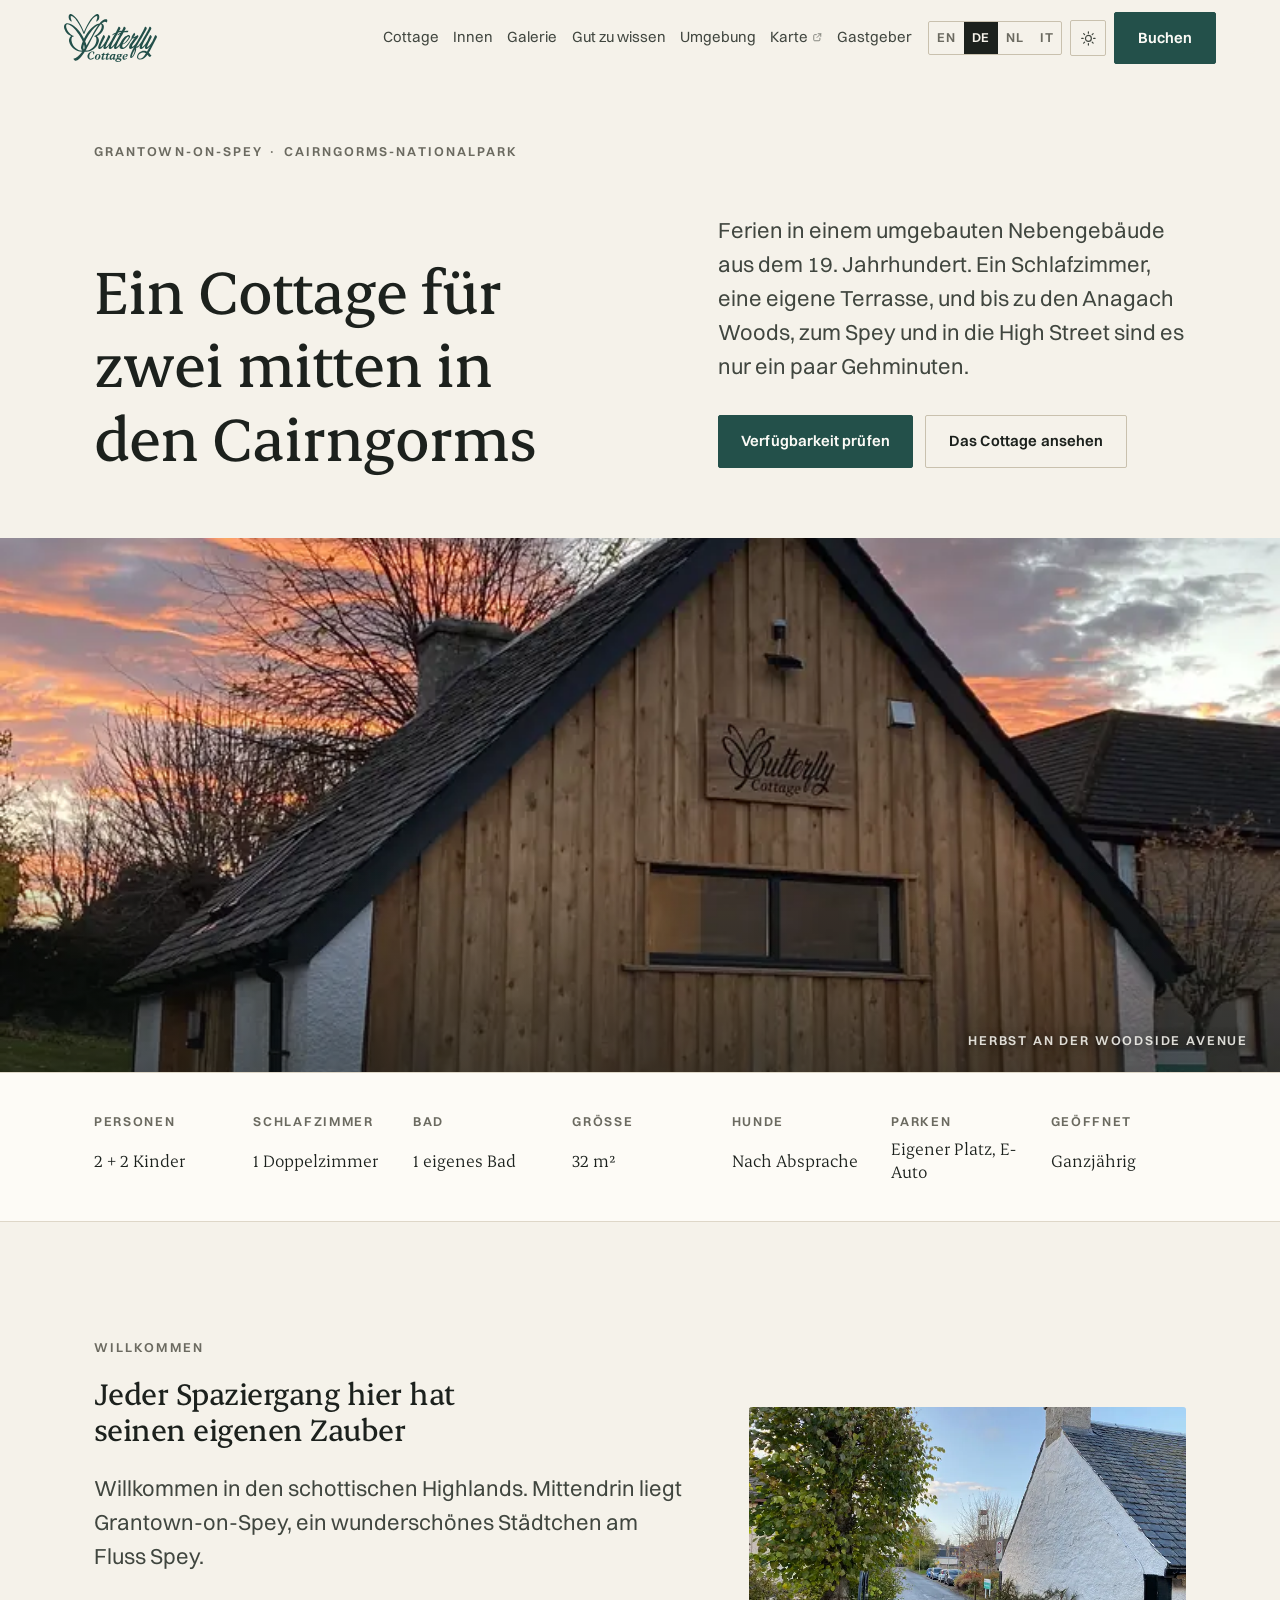
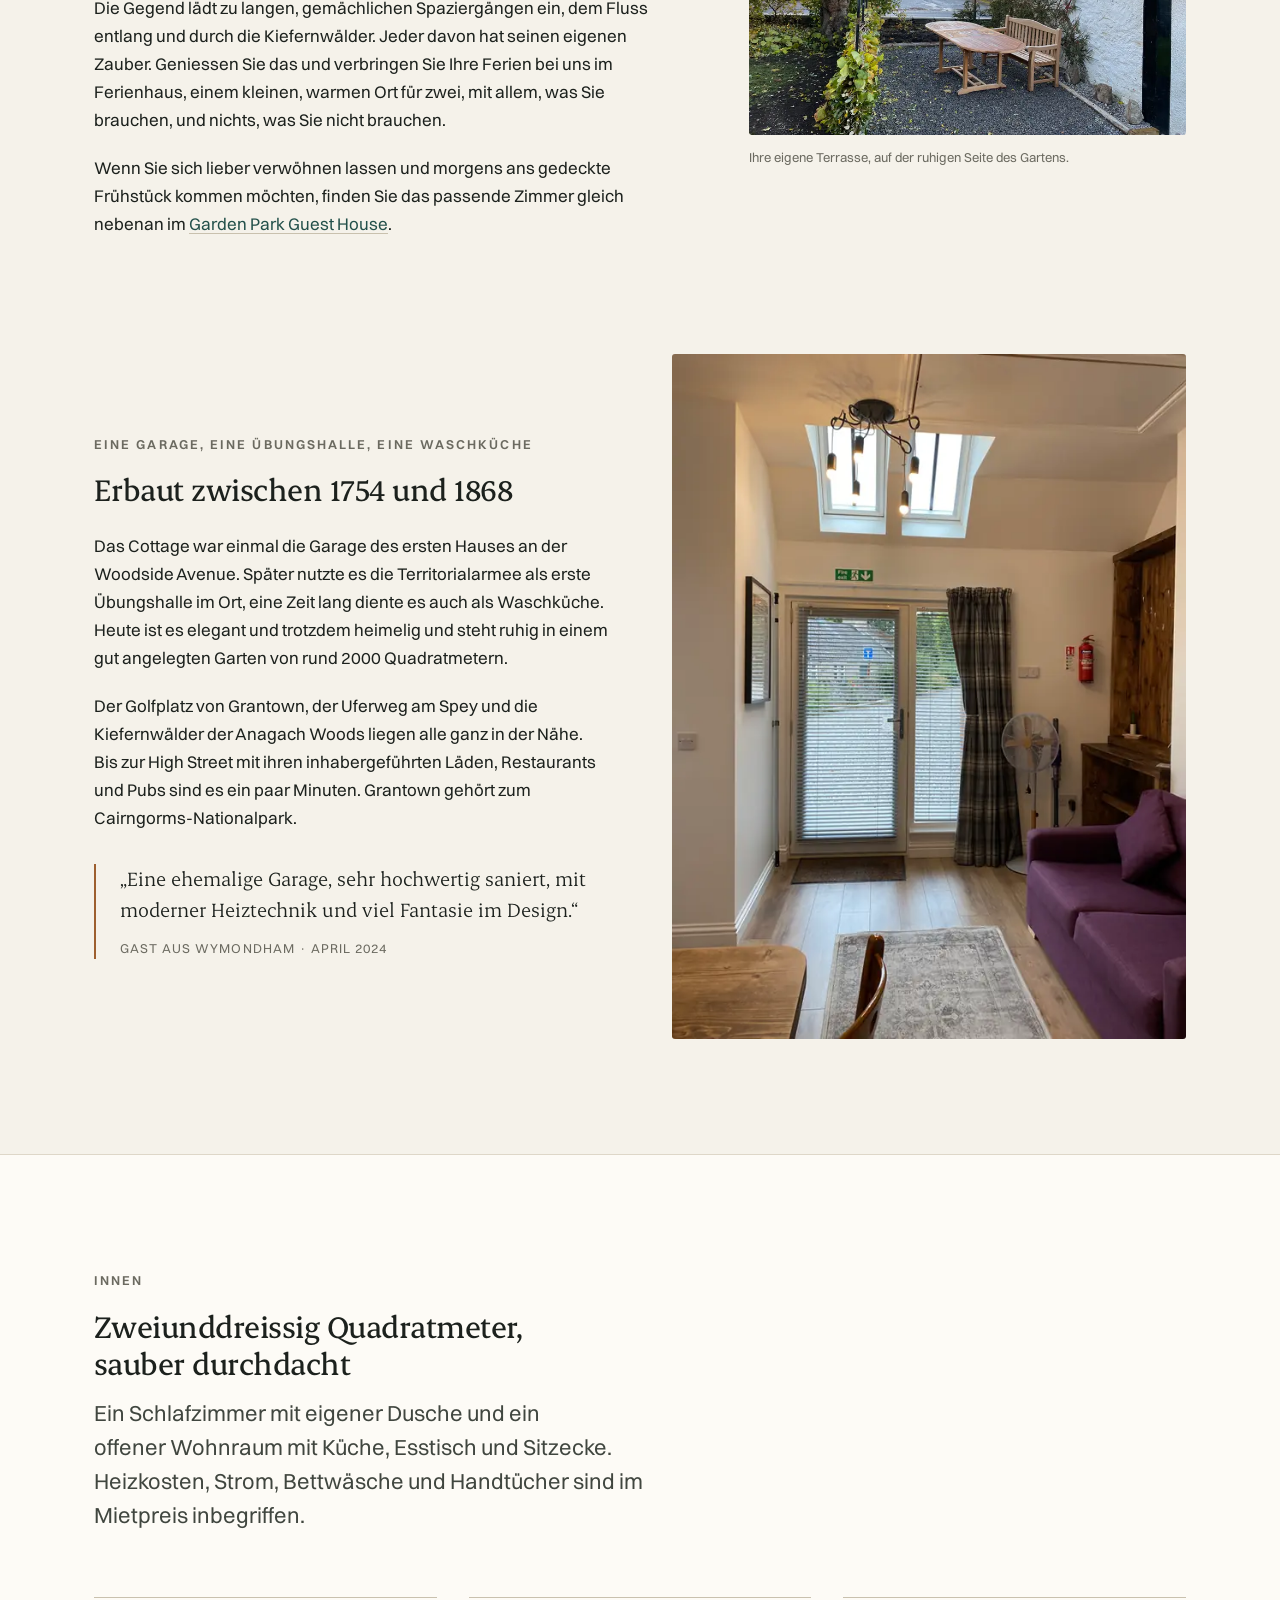
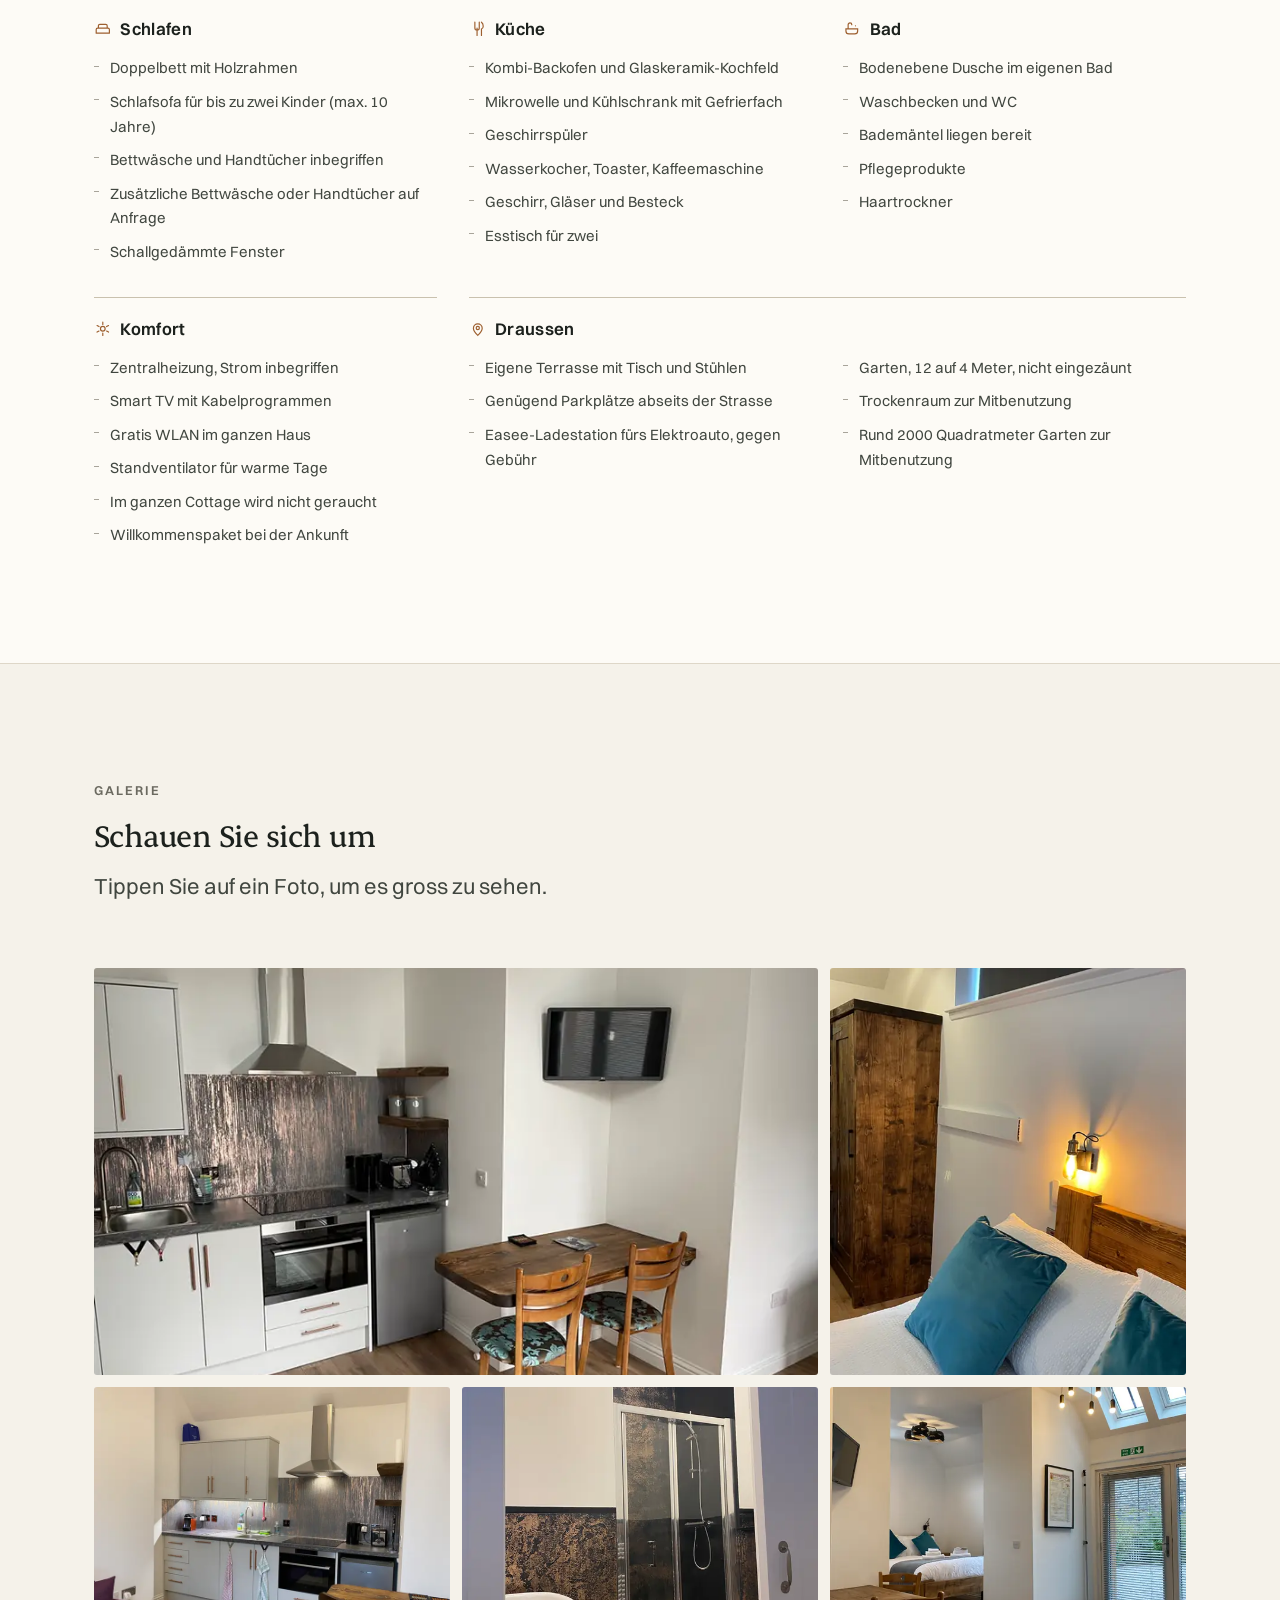
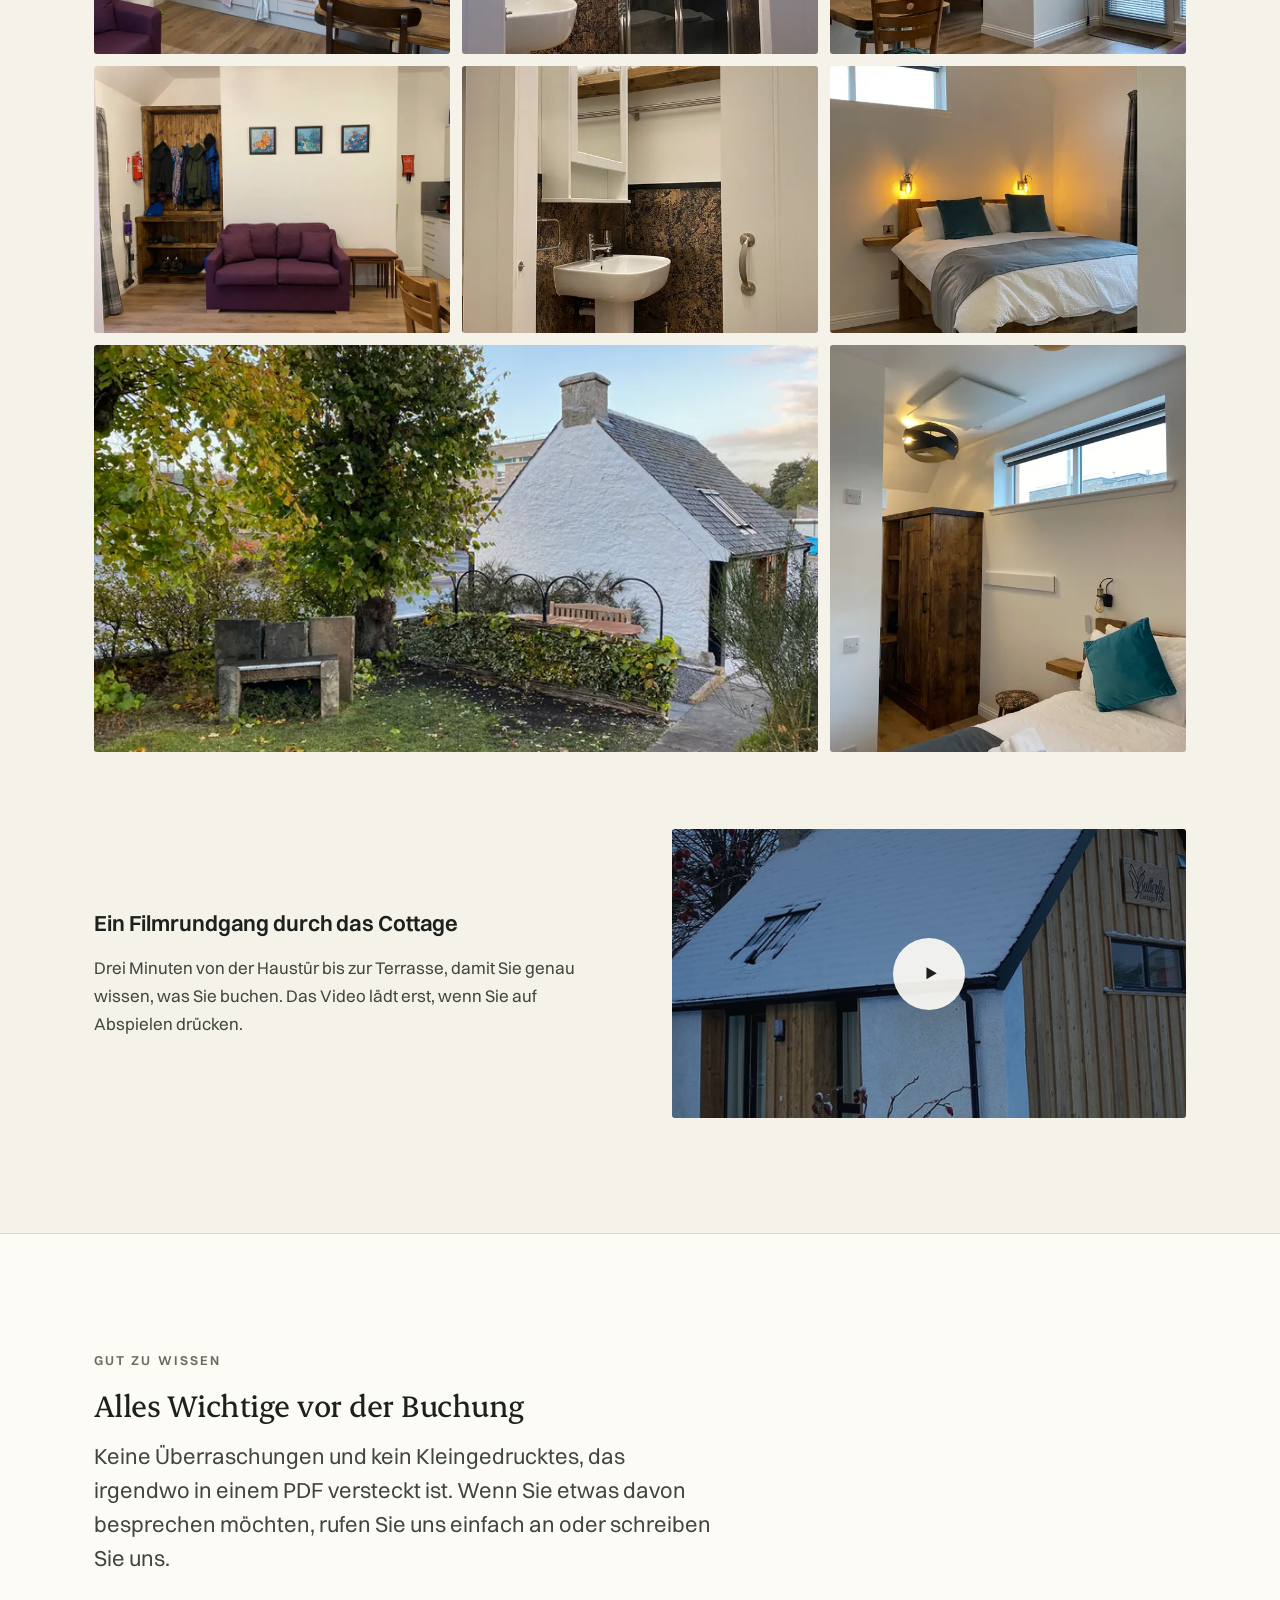
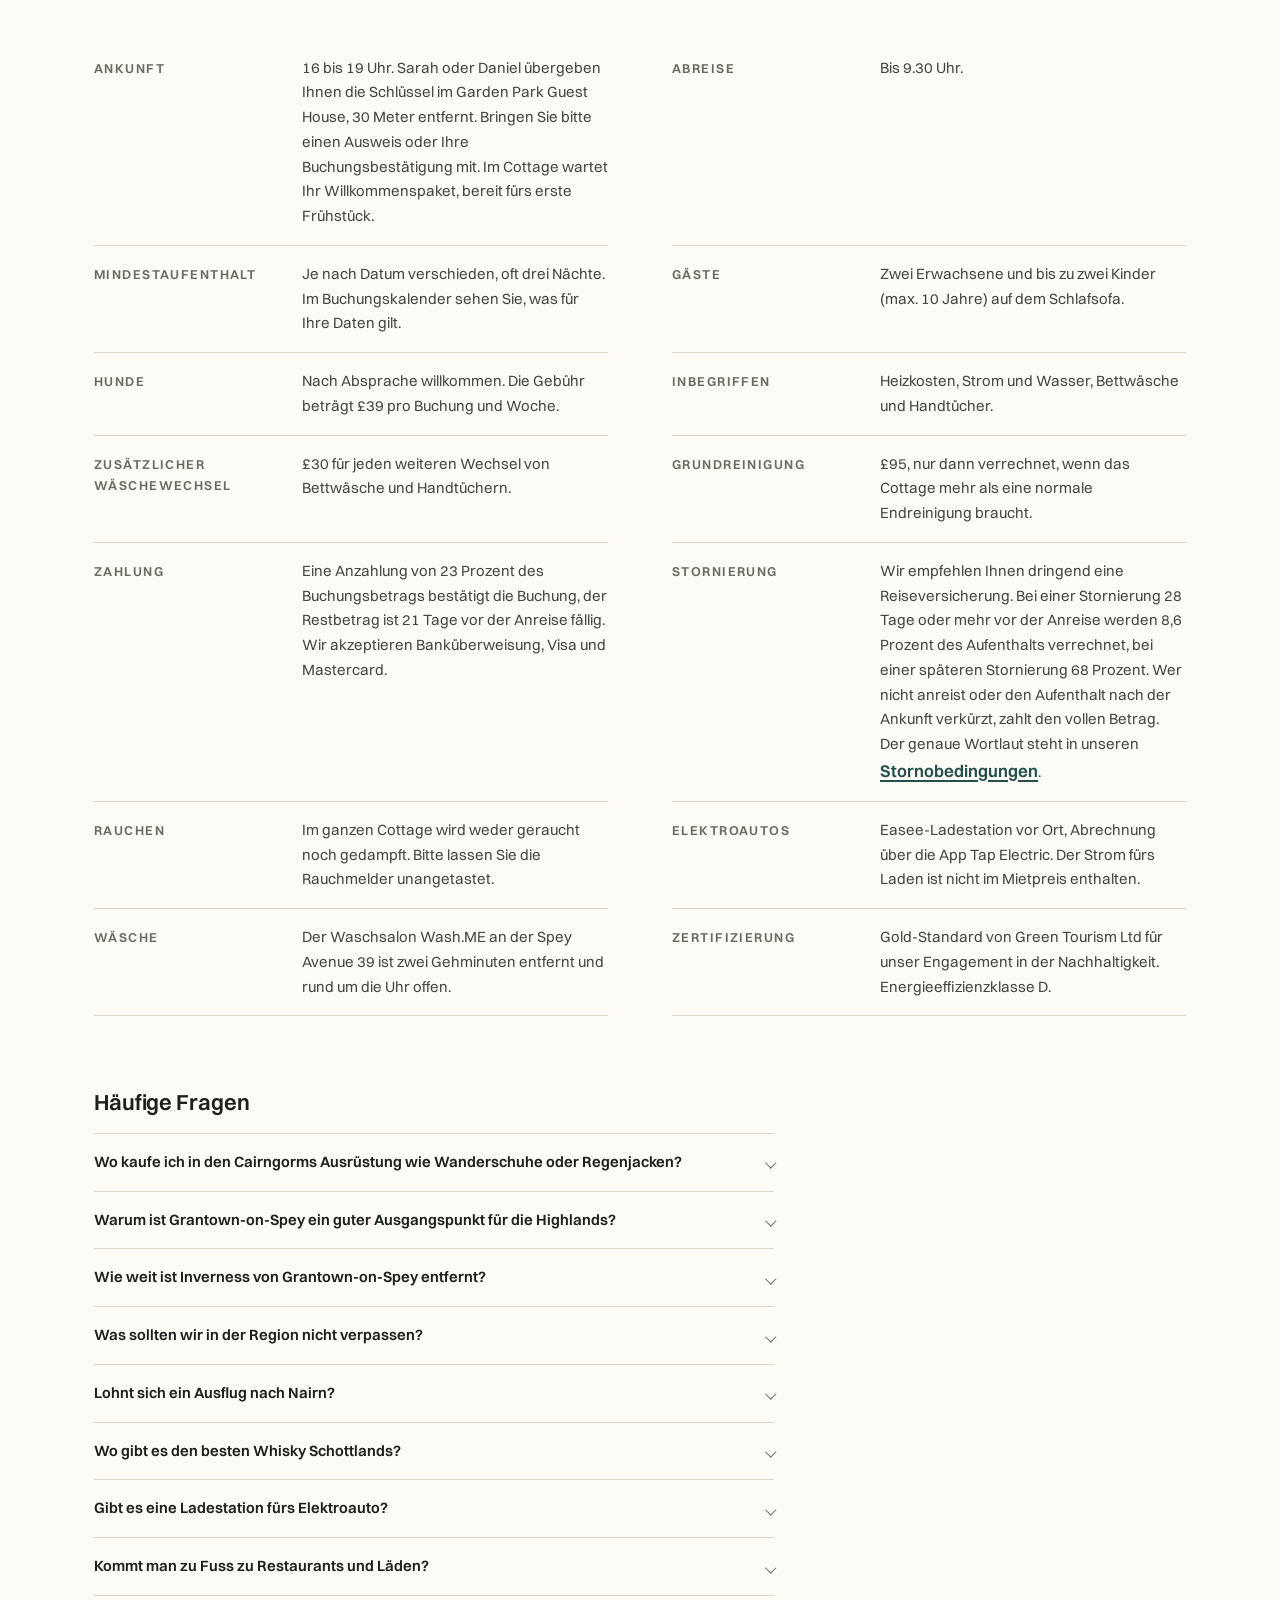
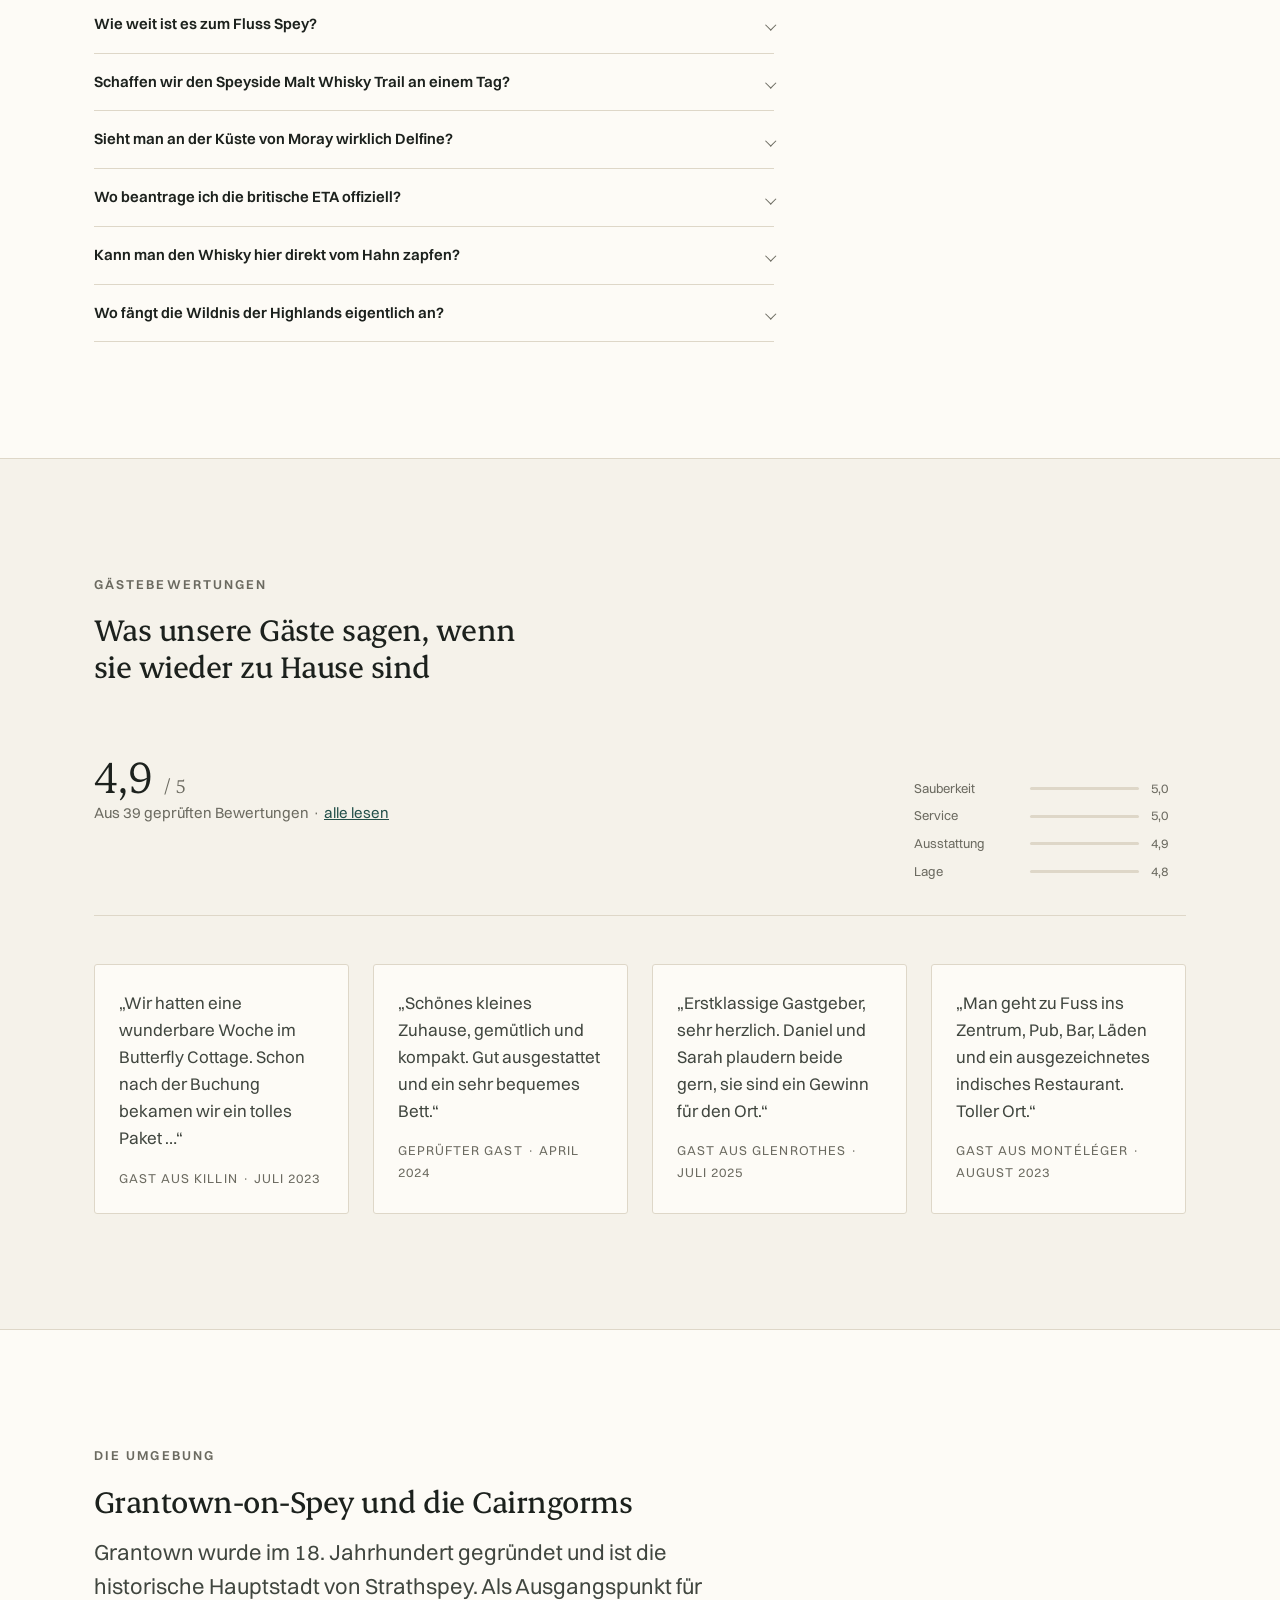
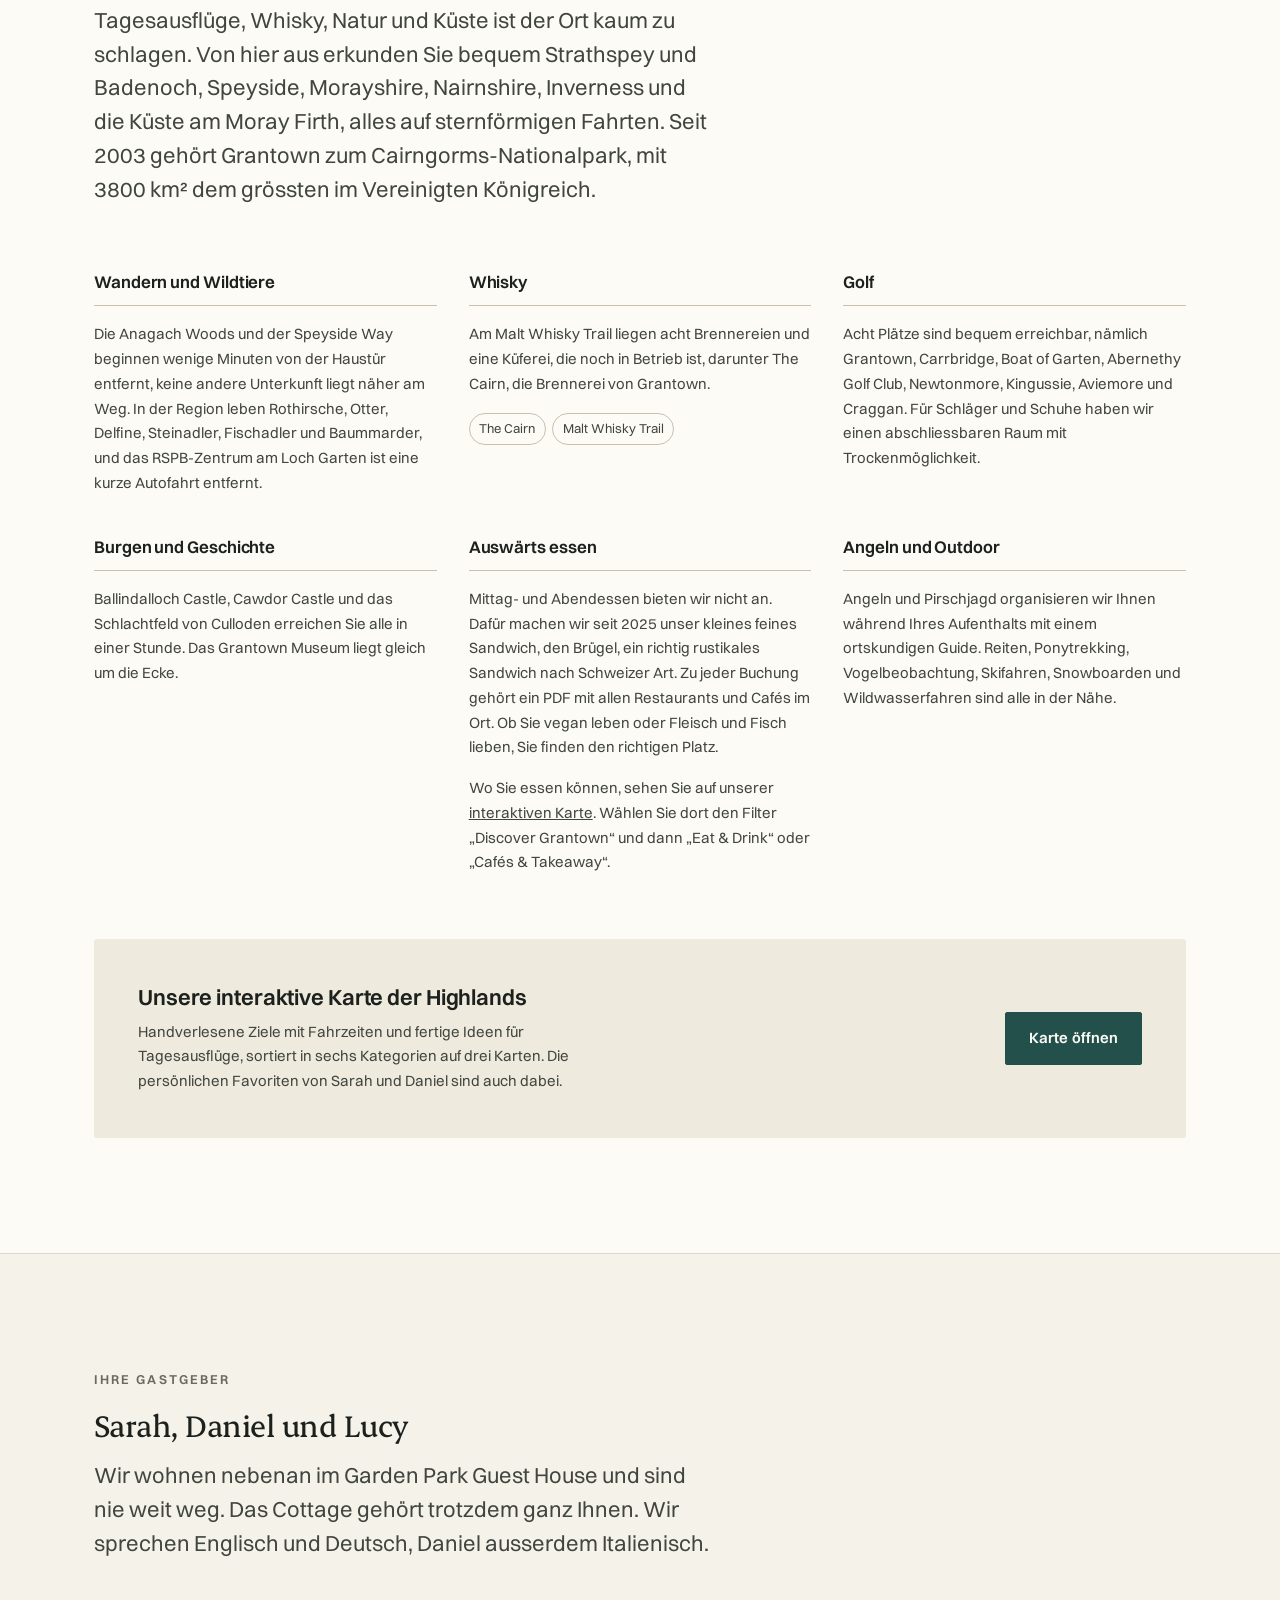
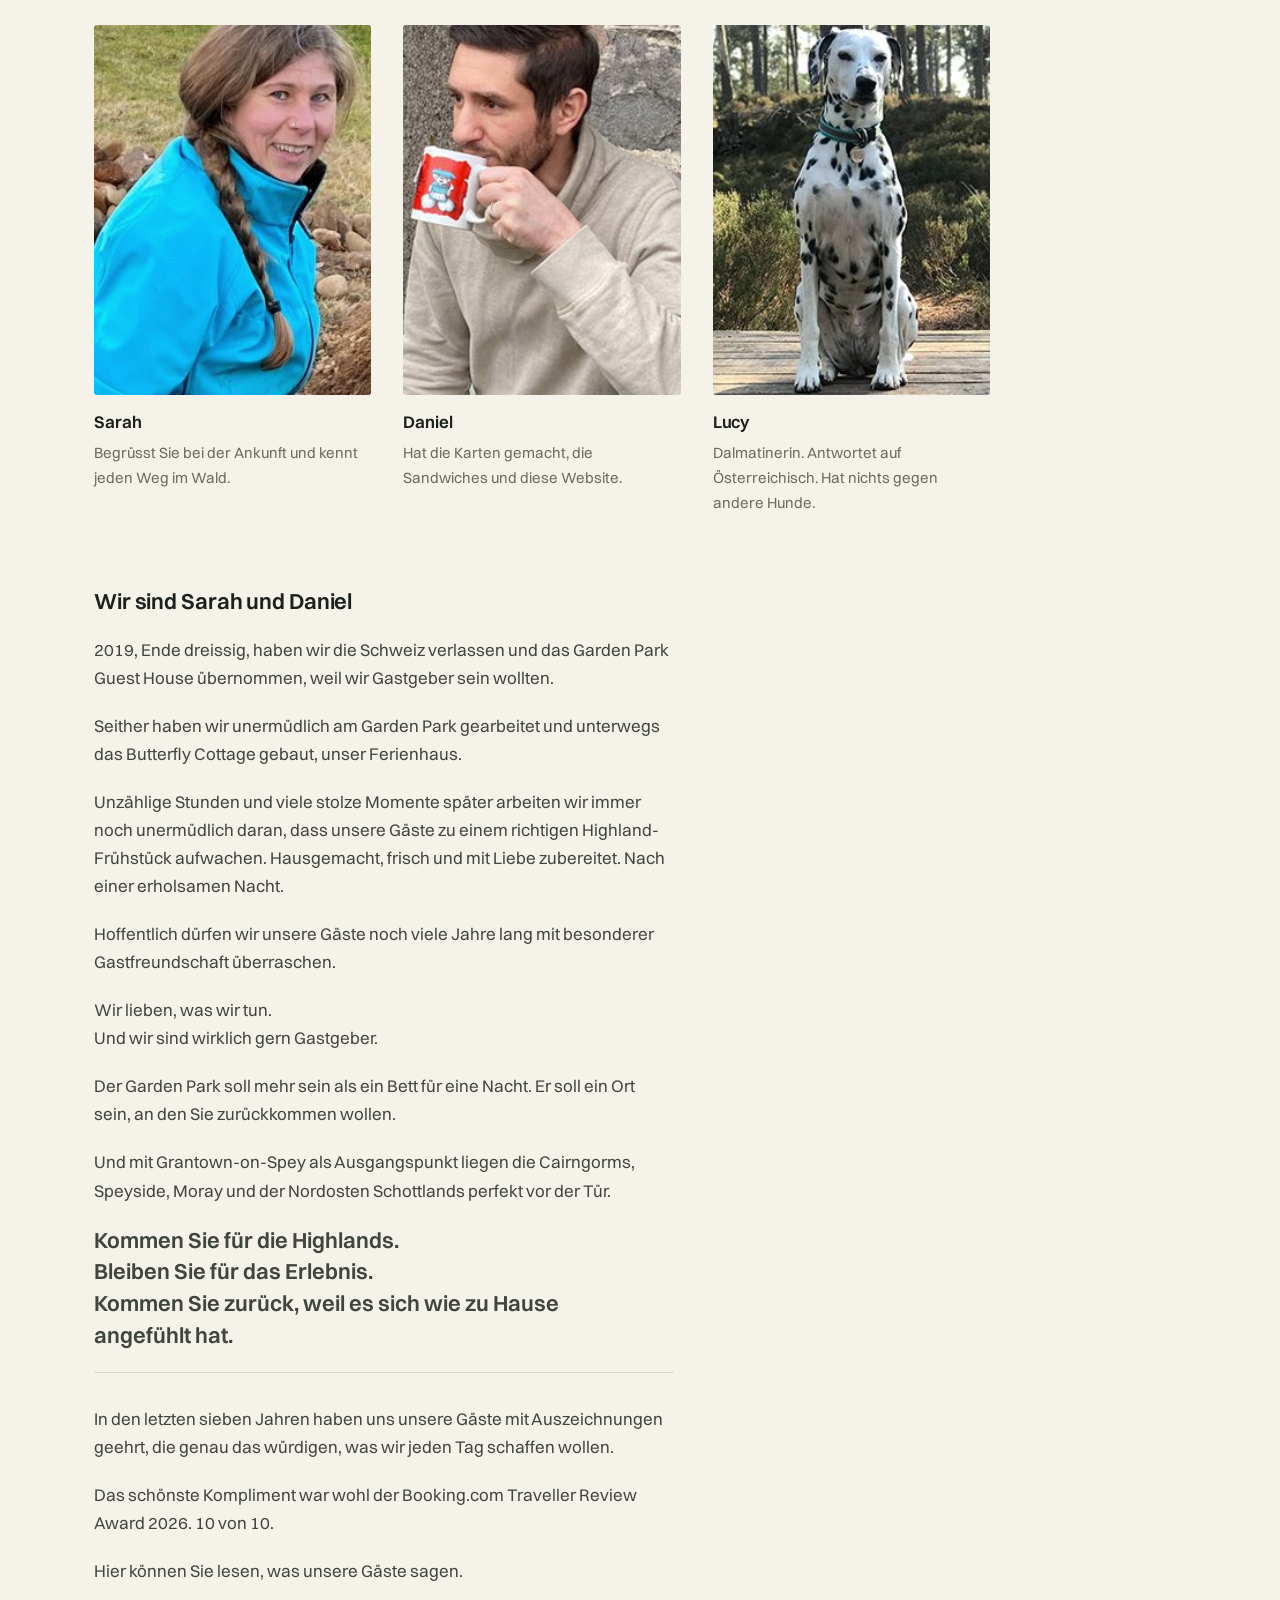
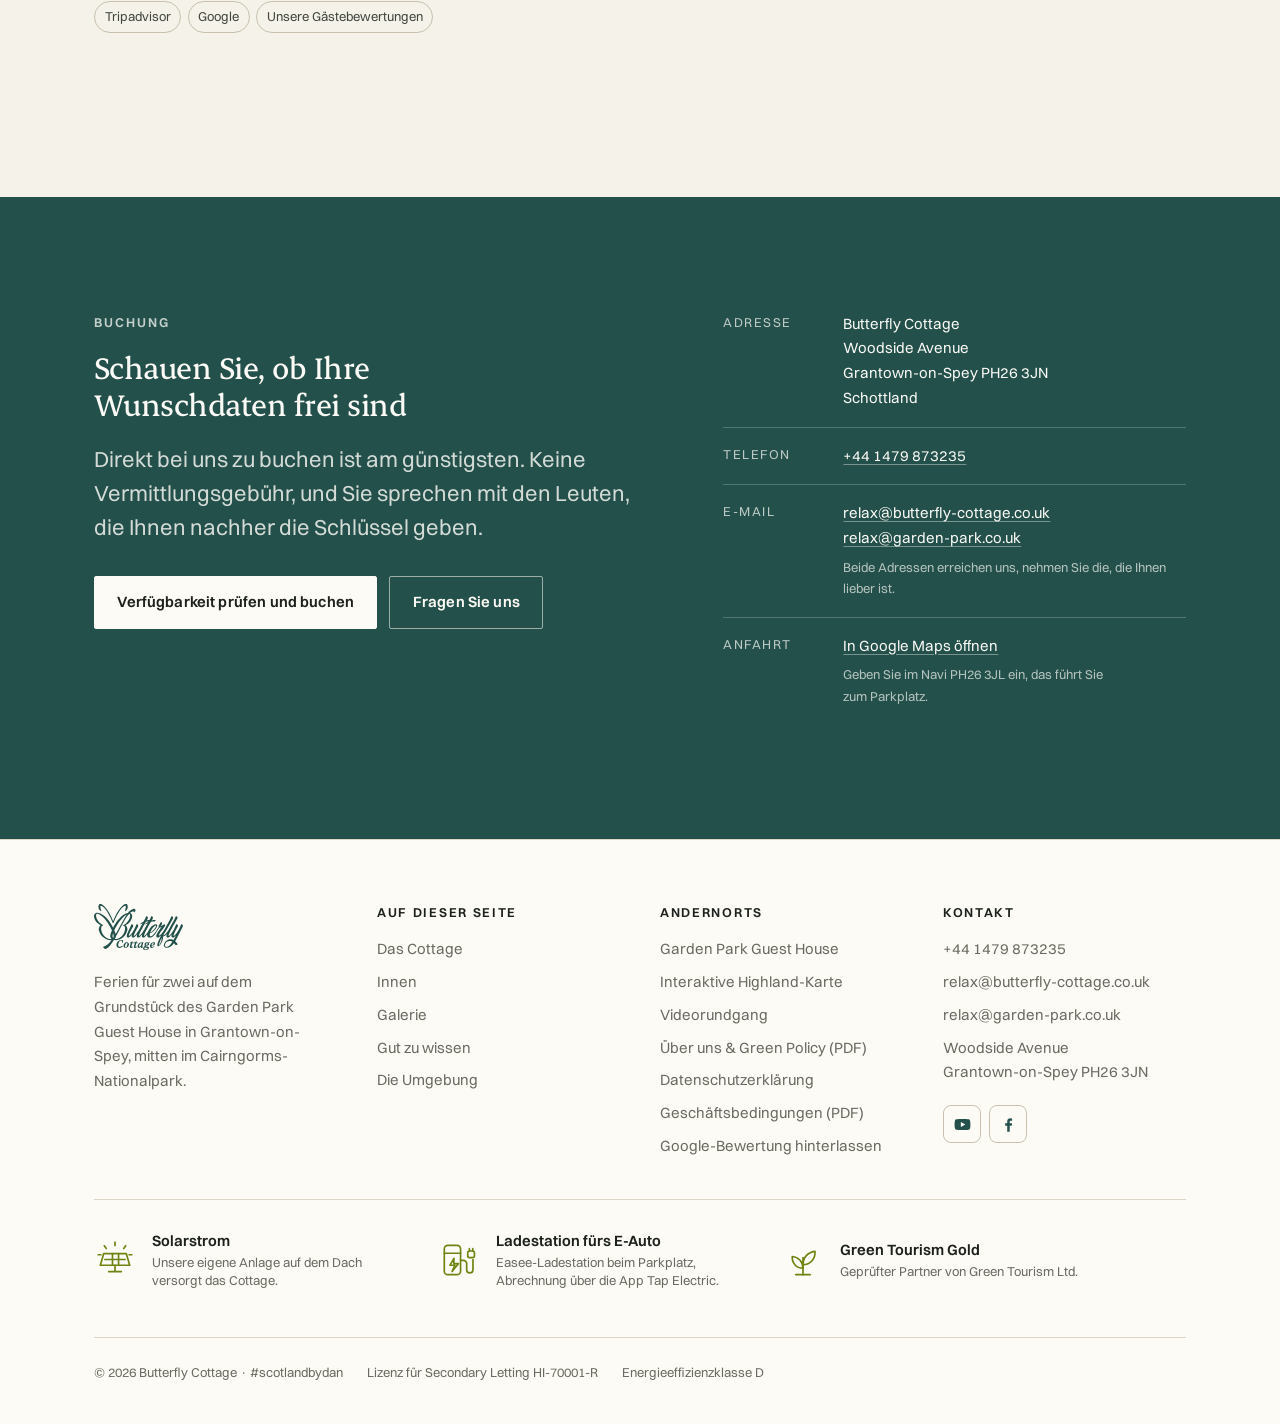
<file: de/index.html>
<!doctype html>
<html lang="de">
  <head>
    <meta charset="utf-8" />
    <meta name="viewport" content="width=device-width, initial-scale=1" />
    <title>Butterfly Cottage, Ferienhaus für zwei in den Cairngorms</title>
    <meta
      name="description"
      content="Ruhiges Ferienhaus für zwei in Grantown-on-Spey im Cairngorms-Nationalpark. Die Anagach Woods und der Spey liegen wenige Gehminuten entfernt."
    />
    <link rel="canonical" href="https://www.butterfly-cottage.co.uk/de/" />
    <meta property="og:type" content="website" />
    <meta property="og:title" content="Butterfly Cottage, Grantown-on-Spey, Cairngorms" />
    <meta
      property="og:description"
      content="Ein ruhiges Ferienhaus für zwei mitten im Cairngorms-Nationalpark."
    />
    <meta property="og:url" content="https://www.butterfly-cottage.co.uk/de/" />
    <meta property="og:site_name" content="Butterfly Cottage" />
    <meta property="og:image" content="https://www.butterfly-cottage.co.uk/assets/photos/share.jpg" />
    <meta property="og:image:width" content="1200" />
    <meta property="og:image:height" content="630" />
    <meta property="og:image:alt" content="Butterfly Cottage im Abendrot, Grantown-on-Spey" />
    <meta name="twitter:card" content="summary_large_image" />
    <meta property="og:locale" content="de_DE" />
    <meta property="og:locale:alternate" content="en_GB" />
    <meta property="og:locale:alternate" content="nl_NL" />
    <meta property="og:locale:alternate" content="it_IT" />
    <link rel="alternate" hreflang="en" href="https://www.butterfly-cottage.co.uk/" />
    <link rel="alternate" hreflang="de" href="https://www.butterfly-cottage.co.uk/de/" />
    <link rel="alternate" hreflang="nl" href="https://www.butterfly-cottage.co.uk/nl/" />
    <link rel="alternate" hreflang="it" href="https://www.butterfly-cottage.co.uk/it/" />
    <link rel="alternate" hreflang="x-default" href="https://www.butterfly-cottage.co.uk/" />
    <meta name="theme-color" content="#23504a" />

    <link rel="icon" type="image/svg+xml" href="../assets/favicon.svg" />
    <link rel="apple-touch-icon" href="../assets/apple-touch-icon.png" />
    <link rel="stylesheet" href="../assets/site.css" />
    <link rel="preload" as="font" type="font/woff2" crossorigin
          href="../assets/fonts/Switzer-Regular.woff2" />
    <link rel="preload" as="font" type="font/woff2" crossorigin
          href="../assets/fonts/Erode-Medium.woff2" />
    <link
      rel="preload"
      as="image"
      media="(max-width: 700px)"
      imagesrcset="../assets/photos/hero-sunset-square-sm.webp 800w, ../assets/photos/hero-sunset-square.webp 1200w"
      imagesizes="100vw"
      fetchpriority="high"
    />
    <link
      rel="preload"
      as="image"
      media="(min-width: 701px)"
      imagesrcset="../assets/photos/hero-sunset-wide-sm.webp 1200w, ../assets/photos/hero-sunset-wide.webp 1920w"
      imagesizes="100vw"
      fetchpriority="high"
    />

    <script type="application/ld+json">
      {
        "@context": "https://schema.org",
        "@type": "VacationRental",
        "name": "Butterfly Cottage",
        "description": "Ferienhaus für zwei in Grantown-on-Spey im Cairngorms-Nationalpark.",
        "url": "https://www.butterfly-cottage.co.uk/de/",
        "image": "https://www.butterfly-cottage.co.uk/assets/photos/hero-sunset-wide.jpg",
        "telephone": "+441479873235",
        "email": "relax@butterfly-cottage.co.uk",
        "numberOfBedrooms": 1,
        "numberOfBathroomsTotal": 1,
        "floorSize": { "@type": "QuantitativeValue", "value": 32, "unitCode": "MTK" },
        "petsAllowed": "By arrangement",
        "smokingAllowed": false,
        "address": {
          "@type": "PostalAddress",
          "streetAddress": "Woodside Avenue",
          "addressLocality": "Grantown-on-Spey",
          "addressRegion": "Highland",
          "postalCode": "PH26 3JN",
          "addressCountry": "GB"
        },
        "aggregateRating": {
          "@type": "AggregateRating",
          "ratingValue": "4.9",
          "reviewCount": "39",
          "bestRating": "5"
        }
      }
    </script>
    <script type="application/ld+json">
{
      "@context": "https://schema.org",
      "@type": "FAQPage",
      "mainEntity": [
            {
                  "@type": "Question",
                  "name": "Wo kaufe ich in den Cairngorms Ausrüstung wie Wanderschuhe oder Regenjacken?",
                  "acceptedAnswer": {
                        "@type": "Answer",
                        "text": "In Grantown-on-Spey empfehlen wir Mortimers. Dort finden Sie eine grosse Auswahl an guter Outdoor-Kleidung, Wanderschuhen und Ausrüstung, und das Personal weiss, wovon es spricht. Mortimers versorgt Wanderer und Angler in Speyside seit über 50 Jahren. Wenn Sie auf den Preis schauen, ist Mountain Warehouse in Aviemore eine gute Alternative mit breitem Sortiment."
                  }
            },
            {
                  "@type": "Question",
                  "name": "Warum ist Grantown-on-Spey ein guter Ausgangspunkt für die Highlands?",
                  "acceptedAnswer": {
                        "@type": "Answer",
                        "text": "Grantown liegt mitten zwischen mehreren Regionen. Von hier aus fahren Sie sternförmig nach Speyside, in die Cairngorms, an die Küste von Moray, in die Gegend um Inverness, nach Strathspey und nach Aberdeenshire. Viele Ziele sind 20 bis 50 Minuten entfernt. Jeder Tag kann eine völlig andere Landschaft bringen."
                  }
            },
            {
                  "@type": "Question",
                  "name": "Wie weit ist Inverness von Grantown-on-Spey entfernt?",
                  "acceptedAnswer": {
                        "@type": "Answer",
                        "text": "Etwa 52 Minuten mit dem Auto, entweder über Nairn oder über die A9. Es gibt auch öffentliche Verbindungen, zwischen Grantown-on-Spey und Inverness fahren regelmässig Busse."
                  }
            },
            {
                  "@type": "Question",
                  "name": "Was sollten wir in der Region nicht verpassen?",
                  "acceptedAnswer": {
                        "@type": "Answer",
                        "text": "Wenn die Zeit knapp ist, empfehlen wir die Kombination aus Inverness, Loch Ness und Speyside. Damit haben Sie die historische Hauptstadt der Highlands, die berühmte Landschaft am Loch Ness und die bekannteste Whiskyregion der Welt, also Kultur, Natur und Geschichte in einem."
                  }
            },
            {
                  "@type": "Question",
                  "name": "Lohnt sich ein Ausflug nach Nairn?",
                  "acceptedAnswer": {
                        "@type": "Answer",
                        "text": "Auf jeden Fall. Nairn hat einen der schönsten Sandstrände der Region, eine angenehme Promenade und mehrere gemütliche Cafés. An klaren Tagen ist die Sicht über den Moray Firth grossartig, und mit etwas Glück sehen Sie vom Ufer aus Delfine."
                  }
            },
            {
                  "@type": "Question",
                  "name": "Wo gibt es den besten Whisky Schottlands?",
                  "acceptedAnswer": {
                        "@type": "Answer",
                        "text": "Wer weiss das schon. Die Wahrheit ist, dass diese Frage niemand beantworten kann. Schottland hat über 140 Brennereien und jeder Geschmack ist anders. Vielleicht mögen Sie einen rauchigen Inselwhisky, vielleicht sind Sie ganz neu dabei. Dann ist Speyside einer der besten Orte für den Anfang. Bleiben Sie bei uns und entdecken Sie über 50 Brennereien in Speyside und Strathspey."
                  }
            },
            {
                  "@type": "Question",
                  "name": "Gibt es eine Ladestation fürs Elektroauto?",
                  "acceptedAnswer": {
                        "@type": "Answer",
                        "text": "Ja. Das Garden Park Guest House hat eine Ladestation auf dem Parkplatz. Sie aktivieren sie bequem über die passende App. Sie ist seit 2022 in Betrieb."
                  }
            },
            {
                  "@type": "Question",
                  "name": "Kommt man zu Fuss zu Restaurants und Läden?",
                  "acceptedAnswer": {
                        "@type": "Answer",
                        "text": "Ja. Der Garden Park liegt in einer ruhigen Seitenstrasse. Ins Zentrum sind es etwa zwei Gehminuten. Jedes Restaurant ist eine bis zehn Minuten entfernt, mehrere davon unter vier."
                  }
            },
            {
                  "@type": "Question",
                  "name": "Wie weit ist es zum Fluss Spey?",
                  "acceptedAnswer": {
                        "@type": "Answer",
                        "text": "Etwa sieben bis neun Minuten zu Fuss. Der Weg führt durch die schönen Anagach Woods, wo Eichhörnchen, Rehe und viele Waldvögel leben."
                  }
            },
            {
                  "@type": "Question",
                  "name": "Schaffen wir den Speyside Malt Whisky Trail an einem Tag?",
                  "acceptedAnswer": {
                        "@type": "Answer",
                        "text": "Schaffen schon. Die eigentliche Frage ist, ob Sie sich am nächsten Tag daran erinnern. Bei so vielen Brennereien, Besucherzentren und Verkostungen vergeht die Zeit schnell. Unser Rat lautet, weniger zu besuchen und jede davon mehr zu geniessen. Daniel fährt auf Anfrage auch bis zu vier Personen. Die Termine sind schnell vergeben, buchen Sie in der Hauptsaison mindestens sechs Wochen im Voraus."
                  }
            },
            {
                  "@type": "Question",
                  "name": "Sieht man an der Küste von Moray wirklich Delfine?",
                  "acceptedAnswer": {
                        "@type": "Answer",
                        "text": "Ja, wirklich, und Eintritt haben sie noch nie verlangt. Der beste Ort ist Chanonry Point bei Fortrose. Dort zeigen sich regelmässig Grosse Tümmler, besonders eineinhalb bis zwei Stunden nach Niedrigwasser. Nehmen Sie ein Fernglas mit und bringen Sie Geduld, es lohnt sich."
                  }
            },
            {
                  "@type": "Question",
                  "name": "Wo beantrage ich die britische ETA offiziell?",
                  "acceptedAnswer": {
                        "@type": "Answer",
                        "text": "Beantragen Sie die ETA nur über offizielle Stellen, sonst zahlen Sie unnötige Gebühren oder geraten an betrügerische Anbieter. Es gibt zwei Wege. Entweder direkt auf der Regierungsseite gov.uk/eta/apply oder über die offizielle App UK ETA aus dem App Store oder von Google Play, die den biometrischen Chip im Pass und Ihr Gesicht einliest. Wichtig ist, dass die Adresse genau auf .gov.uk endet. Fremde Seiten sehen oft täuschend echt aus und verlangen hohe Aufschläge. Der offizielle Antrag kostet £20."
                  }
            },
            {
                  "@type": "Question",
                  "name": "Kann man den Whisky hier direkt vom Hahn zapfen?",
                  "acceptedAnswer": {
                        "@type": "Answer",
                        "text": "Wir haben gefragt, aber den Brennereien war die Idee etwas zu grosszügig. Die gute Nachricht ist, dass Speyside praktisch vor der Tür liegt, mit weltbekannten Brennereien wie Glenfiddich, Macallan und Aberlour. Eine Führung lohnt sich auch für Gäste, die sonst keinen Whisky trinken."
                  }
            },
            {
                  "@type": "Question",
                  "name": "Wo fängt die Wildnis der Highlands eigentlich an?",
                  "acceptedAnswer": {
                        "@type": "Answer",
                        "text": "Ungefähr dort, wo Ihr Telefon findet, es habe für heute genug gearbeitet. Im Ernst, von hier aus sind Sie schnell in einigen der schönsten Landschaften der Highlands. Rund um Inverness, im Cairngorms-Nationalpark und an der Küste von Moray warten Wanderwege, Aussichtspunkte und viel frische Luft."
                  }
            }
      ]
}
    </script>
  </head>

  <body>
    <a class="skip" href="#main">Zum Inhalt springen</a>

    <header class="header">
      <div class="wrap header__inner">
        <a class="brand" href="#top" aria-label="Butterfly Cottage, Startseite">
          <span class="brand__logo" aria-hidden="true"></span>
        </a>

        <nav class="nav" id="primary-nav" aria-label="Hauptnavigation">
          <a href="#cottage">Cottage</a>
          <a href="#inside">Innen</a>
          <a href="#gallery">Galerie</a>
          <a href="#stay">Gut zu wissen</a>
          <a href="#area">Umgebung</a>
          <a class="nav__map" href="../grantown/grantown-map.html" target="_blank" rel="noopener">Karte<svg viewBox="0 0 24 24" fill="none" stroke="currentColor" stroke-width="2" stroke-linecap="round" stroke-linejoin="round" aria-hidden="true"><path d="M14 4h6v6M20 4l-8.5 8.5M18 14v4a2 2 0 0 1-2 2H6a2 2 0 0 1-2-2V8a2 2 0 0 1 2-2h4" /></svg><span class="visually-hidden"> (öffnet in neuem Tab)</span></a>
          <a href="#hosts">Gastgeber</a>
        </nav>

        <div class="header__tools">
          <p class="lang" aria-label="Sprache">
            <a href="../index.html" hreflang="en">EN</a>
            <a href="index.html" aria-current="true" hreflang="de">DE</a>
            <a href="../nl/index.html" hreflang="nl">NL</a>
            <a href="../it/index.html" hreflang="it">IT</a>
          </p>
          <button class="icon-btn" data-theme-toggle aria-pressed="false" aria-label="Zwischen hellem und dunklem Modus wechseln">
            <svg class="icon-sun" viewBox="0 0 24 24" fill="none" stroke="currentColor" stroke-width="1.7" stroke-linecap="round" aria-hidden="true">
              <circle cx="12" cy="12" r="4.2" />
              <path d="M12 2.5v2M12 19.5v2M2.5 12h2M19.5 12h2M5.2 5.2l1.4 1.4M17.4 17.4l1.4 1.4M18.8 5.2l-1.4 1.4M6.6 17.4l-1.4 1.4" />
            </svg>
            <svg class="icon-moon" viewBox="0 0 24 24" fill="none" stroke="currentColor" stroke-width="1.7" stroke-linecap="round" aria-hidden="true">
              <path d="M20 14.5A8.5 8.5 0 1 1 9.5 4a6.8 6.8 0 0 0 10.5 10.5z" />
            </svg>
          </button>
          <button class="icon-btn burger" data-burger aria-expanded="false" aria-controls="primary-nav" aria-label="Menü">
            <svg viewBox="0 0 24 24" fill="none" stroke="currentColor" stroke-width="1.8" stroke-linecap="round" aria-hidden="true">
              <path d="M4 7h16M4 12h16M4 17h16" />
            </svg>
          </button>
          <a class="btn header__cta" href="https://booking-directly.com/widgets/vrH0Qv5AZ9Wv27rptmZNQra3VJQ18zFUxabT3YHgR2fjOQ6BMHNNqZD2gFszE/" target="_blank" rel="noopener">Buchen</a>
        </div>
      </div>
    </header>

    <main id="main">
      <!-- ============================ HERO ============================ -->
      <section class="hero" id="top">
        <div class="wrap">
          <div class="hero__grid">
            <p class="eyebrow">Grantown-on-Spey · Cairngorms-Nationalpark</p>
            <h1>Ein Cottage für zwei mitten in den Cairngorms</h1>
            <div class="hero__aside">
              <p>
                Ferien in einem umgebauten Nebengebäude aus dem 19. Jahrhundert. Ein
                Schlafzimmer, eine eigene Terrasse, und bis zu den Anagach Woods, zum Spey und
                in die High Street sind es nur ein paar Gehminuten.
              </p>
              <div class="btn-row">
                <a class="btn" href="https://booking-directly.com/widgets/vrH0Qv5AZ9Wv27rptmZNQra3VJQ18zFUxabT3YHgR2fjOQ6BMHNNqZD2gFszE/" target="_blank" rel="noopener">Verfügbarkeit prüfen</a>
                <a class="btn btn--ghost" href="#gallery">Das Cottage ansehen</a>
              </div>
            </div>
          </div>
        </div>
        <div class="hero__band">
          <picture>
            <source
              media="(max-width: 700px)"
              type="image/webp"
              srcset="../assets/photos/hero-sunset-square-sm.webp 800w, ../assets/photos/hero-sunset-square.webp 1200w"
              sizes="100vw"
            />
            <source
              media="(max-width: 700px)"
              srcset="../assets/photos/hero-sunset-square-sm.jpg 800w, ../assets/photos/hero-sunset-square.jpg 1200w"
              sizes="100vw"
            />
            <source
              type="image/webp"
              srcset="../assets/photos/hero-sunset-wide-sm.webp 1200w, ../assets/photos/hero-sunset-wide.webp 1920w"
              sizes="100vw"
            />
            <img
              src="../assets/photos/hero-sunset-wide.jpg"
              alt="Butterfly Cottage bei Sonnenuntergang, der Giebel aus Lärchenholz mit dem Schild Butterfly Cottage unter einem orange gestreiften Himmel"
              width="1920"
              height="800"
              fetchpriority="high"
            />
          </picture>
          <p class="hero__season">Herbst an der Woodside Avenue</p>
        </div>
      </section>

      <!-- ============================ FACTS ============================ -->
      <div class="facts">
        <div class="wrap">
          <ul>
            <li><span class="facts__k">Personen</span><span class="facts__v">2 + 2 Kinder</span></li>
            <li><span class="facts__k">Schlafzimmer</span><span class="facts__v">1 Doppelzimmer</span></li>
            <li><span class="facts__k">Bad</span><span class="facts__v">1 eigenes Bad</span></li>
            <li><span class="facts__k">Grösse</span><span class="facts__v">32&nbsp;m²</span></li>
            <li><span class="facts__k">Hunde</span><span class="facts__v">Nach Absprache</span></li>
            <li><span class="facts__k">Parken</span><span class="facts__v">Eigener Platz, E-Auto</span></li>
            <li><span class="facts__k">Geöffnet</span><span class="facts__v">Ganzjährig</span></li>
          </ul>
        </div>
      </div>

      <!-- ============================ WELCOME ============================ -->
      <section id="cottage">
        <div class="wrap split split--wide-text">
          <div class="reveal">
            <p class="eyebrow">Willkommen</p>
            <h2 style="margin-top: var(--space-4)">Jeder Spaziergang hier hat seinen eigenen Zauber</h2>
            <div class="prose" style="margin-top: var(--space-6)">
              <p class="lede">
                Willkommen in den schottischen Highlands. Mittendrin liegt Grantown-on-Spey, ein
                wunderschönes Städtchen am Fluss Spey.
              </p>
              <p>
                Die Gegend lädt zu langen, gemächlichen Spaziergängen ein, dem Fluss entlang und
                durch die Kiefernwälder. Jeder davon hat seinen eigenen Zauber. Geniessen Sie das
                und verbringen Sie Ihre Ferien bei uns im Ferienhaus, einem kleinen, warmen Ort
                für zwei, mit allem, was Sie brauchen, und nichts, was Sie nicht brauchen.
              </p>
              <p>
                Wenn Sie sich lieber verwöhnen lassen und morgens ans gedeckte Frühstück kommen
                möchten, finden Sie das passende Zimmer gleich nebenan im
                <a href="https://www.garden-park.co.uk/" target="_blank" rel="noopener">Garden Park Guest House</a>.
              </p>
            </div>
          </div>
          <figure class="reveal" style="margin: 0">
            <div class="frame">
              <picture>
                <source type="image/webp" srcset="../assets/photos/terrace-sm.webp 800w, ../assets/photos/terrace.webp 900w" sizes="(min-width: 900px) 45vw, 92vw" />
                <img src="../assets/photos/terrace.jpg" alt="Teakholztisch und Bank auf der Kiesterrasse neben dem weissen Giebel des Cottages, Herbstlaub auf dem Boden" width="900" height="675" loading="lazy" />
              </picture>
            </div>
            <figcaption class="caption">Ihre eigene Terrasse, auf der ruhigen Seite des Gartens.</figcaption>
          </figure>
        </div>
      </section>

      <!-- ============================ HISTORY ============================ -->
      <section style="padding-top: 0">
        <div class="wrap split split--reverse">
          <figure class="reveal" style="margin: 0">
            <div class="frame frame--portrait">
              <picture>
                <source type="image/webp" srcset="../assets/photos/doors-sm.webp 600w, ../assets/photos/doors.webp 675w" sizes="(min-width: 900px) 45vw, 92vw" />
                <img src="../assets/photos/doors.jpg" alt="Blick nach innen zu den verglasten Gartentüren, mit pflaumenfarbenem Sessel, Teppich und Dachfenster darüber" width="675" height="900" loading="lazy" />
              </picture>
            </div>
          </figure>
          <div class="reveal">
            <p class="eyebrow">Eine Garage, eine Übungshalle, eine Waschküche</p>
            <h2 style="margin-top: var(--space-4)">Erbaut zwischen 1754 und 1868</h2>
            <div class="prose" style="margin-top: var(--space-6)">
              <p>
                Das Cottage war einmal die Garage des ersten Hauses an der Woodside Avenue.
                Später nutzte es die Territorialarmee als erste Übungshalle im Ort, eine Zeit
                lang diente es auch als Waschküche. Heute ist es elegant und trotzdem heimelig
                und steht ruhig in einem gut angelegten Garten von rund 2000 Quadratmetern.
              </p>
              <p>
                Der Golfplatz von Grantown, der Uferweg am Spey und die Kiefernwälder der
                Anagach Woods liegen alle ganz in der Nähe. Bis zur High Street mit ihren
                inhabergeführten Läden, Restaurants und Pubs sind es ein paar Minuten. Grantown
                gehört zum Cairngorms-Nationalpark.
              </p>
            </div>
            <figure class="pullquote">
              <p>„Eine ehemalige Garage, sehr hochwertig saniert, mit moderner Heiztechnik und viel Fantasie im Design.“</p>
              <cite>Gast aus Wymondham · April 2024</cite>
            </figure>
          </div>
        </div>
      </section>

      <!-- ============================ INSIDE ============================ -->
      <section id="inside" style="background: var(--surface); border-block: 1px solid var(--line)">
        <div class="wrap">
          <div class="section-head reveal">
            <p class="eyebrow">Innen</p>
            <h2>Zweiunddreissig Quadratmeter, sauber durchdacht</h2>
            <p class="lede">
              Ein Schlafzimmer mit eigener Dusche und ein offener Wohnraum mit Küche, Esstisch
              und Sitzecke. Heizkosten, Strom, Bettwäsche und Handtücher sind im Mietpreis inbegriffen.
            </p>
          </div>

          <div class="amenities reveal">
            <div class="amenity">
              <h3>
                <svg viewBox="0 0 24 24" fill="none" stroke="currentColor" stroke-width="1.6" stroke-linecap="round" aria-hidden="true"><path d="M3 18v-5a2 2 0 0 1 2-2h14a2 2 0 0 1 2 2v5M3 18h18M6 11V8a2 2 0 0 1 2-2h8a2 2 0 0 1 2 2v3" /></svg>
                Schlafen
              </h3>
              <ul>
                <li>Doppelbett mit Holzrahmen</li>
                <li>Schlafsofa für bis zu zwei Kinder (max. 10 Jahre)</li>
                <li>Bettwäsche und Handtücher inbegriffen</li>
                <li>Zusätzliche Bettwäsche oder Handtücher auf Anfrage</li>
                <li>Schallgedämmte Fenster</li>
              </ul>
            </div>

            <div class="amenity">
              <h3>
                <svg viewBox="0 0 24 24" fill="none" stroke="currentColor" stroke-width="1.6" stroke-linecap="round" aria-hidden="true"><path d="M8 3v8a3 3 0 0 0 6 0V3M11 11v10M17 3c1.6 1.2 2.4 3 2.4 5.4 0 1.9-.8 3.2-2.4 3.9V21" /></svg>
                Küche
              </h3>
              <ul>
                <li>Kombi-Backofen und Glaskeramik-Kochfeld</li>
                <li>Mikrowelle und Kühlschrank mit Gefrierfach</li>
                <li>Geschirrspüler</li>
                <li>Wasserkocher, Toaster, Kaffeemaschine</li>
                <li>Geschirr, Gläser und Besteck</li>
                <li>Esstisch für zwei</li>
              </ul>
            </div>

            <div class="amenity">
              <h3>
                <svg viewBox="0 0 24 24" fill="none" stroke="currentColor" stroke-width="1.6" stroke-linecap="round" aria-hidden="true"><path d="M4 12h16v3a4 4 0 0 1-4 4H8a4 4 0 0 1-4-4v-3ZM7 12V6.5A2.5 2.5 0 0 1 9.5 4c1.4 0 2.5 1.1 2.5 2.5M17 8h.01" /></svg>
                Bad
              </h3>
              <ul>
                <li>Bodenebene Dusche im eigenen Bad</li>
                <li>Waschbecken und WC</li>
                <li>Bademäntel liegen bereit</li>
                <li>Pflegeprodukte</li>
                <li>Haartrockner</li>
              </ul>
            </div>

            <div class="amenity">
              <h3>
                <svg viewBox="0 0 24 24" fill="none" stroke="currentColor" stroke-width="1.6" stroke-linecap="round" aria-hidden="true"><path d="M12 3v3M12 18v3M4.2 7.5l2.6 1.5M17.2 15l2.6 1.5M4.2 16.5l2.6-1.5M17.2 9l2.6-1.5" /><circle cx="12" cy="12" r="3.2" /></svg>
                Komfort
              </h3>
              <ul>
                <li>Zentralheizung, Strom inbegriffen</li>
                <li>Smart TV mit Kabelprogrammen</li>
                <li>Gratis WLAN im ganzen Haus</li>
                <li>Standventilator für warme Tage</li>
                <li>Im ganzen Cottage wird nicht geraucht</li>
                <li>Willkommenspaket bei der Ankunft</li>
              </ul>
            </div>

            <div class="amenity">
              <h3>
                <svg viewBox="0 0 24 24" fill="none" stroke="currentColor" stroke-width="1.6" stroke-linecap="round" aria-hidden="true"><path d="M12 21c4-3.5 6-6.6 6-9.6A6 6 0 0 0 6 11.4C6 14.4 8 17.5 12 21Z" /><circle cx="12" cy="11" r="2.2" /></svg>
                Draussen
              </h3>
              <ul>
                <li>Eigene Terrasse mit Tisch und Stühlen</li>
                <li>Garten, 12&nbsp;auf 4&nbsp;Meter, nicht eingezäunt</li>
                <li>Genügend Parkplätze abseits der Strasse</li>
                <li>Trockenraum zur Mitbenutzung</li>
                <li>Easee-Ladestation fürs Elektroauto, gegen Gebühr</li>
                <li>Rund 2000 Quadratmeter Garten zur Mitbenutzung</li>
              </ul>
            </div>
          </div>
        </div>
      </section>

      <!-- ============================ GALLERY ============================ -->
      <section id="gallery">
        <div class="wrap">
          <div class="section-head reveal">
            <p class="eyebrow">Galerie</p>
            <h2>Schauen Sie sich um</h2>
            <p class="lede">Tippen Sie auf ein Foto, um es gross zu sehen.</p>
          </div>

          <div class="gallery reveal">
            <button class="shot" data-full="../assets/photos/dining.jpg" aria-label="Foto vergrössern, Esstisch neben der Küche">
              <picture>
                <source type="image/webp" srcset="../assets/photos/dining-sm.webp" />
                <img src="../assets/photos/dining-sm.jpg" alt="Hölzerner Esstisch für zwei neben der Küche, mit einem Fernseher an der Wand" width="800" height="600" loading="lazy" />
              </picture>
            </button>
            <button class="shot" data-full="../assets/photos/bedroom.jpg" aria-label="Foto vergrössern, Schlafzimmer mit Holzbett">
              <picture>
                <source type="image/webp" srcset="../assets/photos/bedroom-sm.webp" />
                <img src="../assets/photos/bedroom-sm.jpg" alt="Schlafzimmer mit Holzbett, petrolfarbenen Kissen und einer Wandleuchte neben dem Schrank" width="800" height="600" loading="lazy" />
              </picture>
            </button>
            <button class="shot" data-full="../assets/photos/kitchen.jpg" aria-label="Foto vergrössern, Küche">
              <picture>
                <source type="image/webp" srcset="../assets/photos/kitchen-sm.webp" />
                <img src="../assets/photos/kitchen-sm.jpg" alt="Küche mit weissen Fronten, Glaskeramikfeld, Dunstabzug aus Edelstahl und dunkler, gemusterter Rückwand" width="800" height="600" loading="lazy" />
              </picture>
            </button>
            <button class="shot" data-full="../assets/photos/bath-shower.jpg" aria-label="Foto vergrössern, Dusche im Bad">
              <picture>
                <source type="image/webp" srcset="../assets/photos/bath-shower-sm.webp" />
                <img src="../assets/photos/bath-shower-sm.jpg" alt="Bodenebene Dusche mit Glastür, Waschbecken und WC im eigenen Bad" width="600" height="800" loading="lazy" />
              </picture>
            </button>
            <button class="shot" data-full="../assets/photos/open-plan.jpg" aria-label="Foto vergrössern, offener Wohnraum">
              <picture>
                <source type="image/webp" srcset="../assets/photos/open-plan-sm.webp" />
                <img src="../assets/photos/open-plan-sm.jpg" alt="Offener Wohnraum von der Küche aus gesehen, mit Esstisch, Schlafbereich und Gartentüren" width="600" height="800" loading="lazy" />
              </picture>
            </button>
            <button class="shot" data-full="../assets/photos/hall.jpg" aria-label="Foto vergrössern, Eingangsbereich">
              <picture>
                <source type="image/webp" srcset="../assets/photos/hall-sm.webp" />
                <img src="../assets/photos/hall-sm.jpg" alt="Eingangsbereich mit Garderobe, pflaumenfarbenem Schlafsofa und drei gerahmten Schmetterlingsbildern" width="800" height="600" loading="lazy" />
              </picture>
            </button>
            <button class="shot" data-full="../assets/photos/bath-basin.jpg" aria-label="Foto vergrössern, Waschbecken im Bad">
              <picture>
                <source type="image/webp" srcset="../assets/photos/bath-basin-sm.webp" />
                <img src="../assets/photos/bath-basin-sm.jpg" alt="Waschbecken im Bad mit Spiegelschrank darüber und dunkler Wand in Steinoptik" width="600" height="800" loading="lazy" />
              </picture>
            </button>
            <button class="shot" data-full="../assets/photos/bedroom-2.jpg" aria-label="Foto vergrössern, Schlafzimmer mit Leselampen">
              <picture>
                <source type="image/webp" srcset="../assets/photos/bedroom-2-sm.webp" />
                <img src="../assets/photos/bedroom-2-sm.jpg" alt="Schlafzimmer vom Fussende des Bettes aus, mit warm leuchtenden Leselampen auf beiden Seiten" width="600" height="800" loading="lazy" />
              </picture>
            </button>
            <button class="shot" data-full="../assets/photos/garden.jpg" aria-label="Foto vergrössern, Garten vor dem Cottage">
              <picture>
                <source type="image/webp" srcset="../assets/photos/garden-sm.webp" />
                <img src="../assets/photos/garden-sm.jpg" alt="Rasen und Gartenbank vor dem weissen Giebel des Cottages an einem Herbstmorgen" width="800" height="600" loading="lazy" />
              </picture>
            </button>
            <button class="shot" data-full="../assets/photos/bed-window.jpg" aria-label="Foto vergrössern, Bett am Fenster">
              <picture>
                <source type="image/webp" srcset="../assets/photos/bed-window-sm.webp" />
                <img src="../assets/photos/bed-window-sm.jpg" alt="Bett neben dem Fenster, mit einer massiven Holztür und petrolfarbenen Kissen" width="600" height="800" loading="lazy" />
              </picture>
            </button>
          </div>

          <div class="reveal" style="margin-top: clamp(3rem, 6vw, 5rem)">
            <div class="split">
              <div>
                <h3>Ein Filmrundgang durch das Cottage</h3>
                <p class="prose" style="margin-top: var(--space-4); color: var(--ink-soft)">
                  Drei Minuten von der Haustür bis zur Terrasse, damit Sie genau wissen, was Sie
                  buchen. Das Video lädt erst, wenn Sie auf Abspielen drücken.
                </p>
              </div>
              <button class="video" data-video="U91UYJeSr7w" data-video-title="Butterfly Cottage, Videorundgang" aria-label="Videorundgang durch Butterfly Cottage abspielen">
                <img src="../assets/photos/hero-winter-sm.jpg" alt="Das Cottage im Schnee, Schieferdach und Lärchenholz weiss überzuckert" width="1200" height="313" loading="lazy" />
                <span class="video__play"
                  ><span
                    ><svg viewBox="0 0 24 24" fill="currentColor" aria-hidden="true"><path d="M8 5.5v13l11-6.5z" /></svg></span
                ></span>
              </button>
            </div>
          </div>
        </div>
      </section>

      <!-- ============================ GOOD TO KNOW ============================ -->
      <section id="stay" class="know">
        <div class="wrap">
          <div class="section-head reveal">
            <p class="eyebrow">Gut zu wissen</p>
            <h2>Alles Wichtige vor der Buchung</h2>
            <p class="lede">
              Keine Überraschungen und kein Kleingedrucktes, das irgendwo in einem PDF versteckt
              ist. Wenn Sie etwas davon besprechen möchten, rufen Sie uns einfach an oder
              schreiben Sie uns.
            </p>
          </div>

          <dl class="reveal">
            <div class="know__row"><dt>Ankunft</dt><dd>16 bis 19 Uhr. Sarah oder Daniel übergeben Ihnen die Schlüssel im Garden Park Guest House, 30&nbsp;Meter entfernt. Bringen Sie bitte einen Ausweis oder Ihre Buchungsbestätigung mit. Im Cottage wartet Ihr Willkommenspaket, bereit fürs erste Frühstück.</dd></div>
            <div class="know__row"><dt>Abreise</dt><dd>Bis 9.30 Uhr.</dd></div>
            <div class="know__row"><dt>Mindestaufenthalt</dt><dd>Je nach Datum verschieden, oft drei Nächte. Im Buchungskalender sehen Sie, was für Ihre Daten gilt.</dd></div>
            <div class="know__row"><dt>Gäste</dt><dd>Zwei Erwachsene und bis zu zwei Kinder (max. 10 Jahre) auf dem Schlafsofa.</dd></div>
            <div class="know__row"><dt>Hunde</dt><dd>Nach Absprache willkommen. Die Gebühr beträgt £39 pro Buchung und Woche.</dd></div>
            <div class="know__row"><dt>Inbegriffen</dt><dd>Heizkosten, Strom und Wasser, Bettwäsche und Handtücher.</dd></div>
            <div class="know__row"><dt>Zusätzlicher Wäschewechsel</dt><dd>£30 für jeden weiteren Wechsel von Bettwäsche und Handtüchern.</dd></div>
            <div class="know__row"><dt>Grundreinigung</dt><dd>£95, nur dann verrechnet, wenn das Cottage mehr als eine normale Endreinigung braucht.</dd></div>
            <div class="know__row"><dt>Zahlung</dt><dd>Eine Anzahlung von 23 Prozent des Buchungsbetrags bestätigt die Buchung, der Restbetrag ist 21 Tage vor der Anreise fällig. Wir akzeptieren Banküberweisung, Visa und Mastercard.</dd></div>
            <div class="know__row"><dt>Stornierung</dt><dd>Wir empfehlen Ihnen dringend eine Reiseversicherung. Bei einer Stornierung 28 Tage oder mehr vor der Anreise werden 8,6 Prozent des Aufenthalts verrechnet, bei einer späteren Stornierung 68 Prozent. Wer nicht anreist oder den Aufenthalt nach der Ankunft verkürzt, zahlt den vollen Betrag. Der genaue Wortlaut steht in unseren <a href="../assets/pdf/terms-and-conditions.pdf" target="_blank" rel="noopener" class="link-strong">Stornobedingungen</a>.</dd></div>
            <div class="know__row"><dt>Rauchen</dt><dd>Im ganzen Cottage wird weder geraucht noch gedampft. Bitte lassen Sie die Rauchmelder unangetastet.</dd></div>
            <div class="know__row"><dt>Elektroautos</dt><dd>Easee-Ladestation vor Ort, Abrechnung über die App Tap Electric. Der Strom fürs Laden ist nicht im Mietpreis enthalten.</dd></div>
            <div class="know__row"><dt>Wäsche</dt><dd>Der Waschsalon Wash.ME an der Spey Avenue 39 ist zwei Gehminuten entfernt und rund um die Uhr offen.</dd></div>
            <div class="know__row"><dt>Zertifizierung</dt><dd>Gold-Standard von Green Tourism Ltd für unser Engagement in der Nachhaltigkeit. Energieeffizienzklasse D.</dd></div>
          </dl>

          <div class="faq reveal">
            <h3>Häufige Fragen</h3>
            <details class="faq__item">
              <summary>Wo kaufe ich in den Cairngorms Ausrüstung wie Wanderschuhe oder Regenjacken?</summary>
              <p class="faq__answer">In Grantown-on-Spey empfehlen wir Mortimers. Dort finden Sie eine grosse Auswahl an guter Outdoor-Kleidung, Wanderschuhen und Ausrüstung, und das Personal weiss, wovon es spricht. Mortimers versorgt Wanderer und Angler in Speyside seit über 50 Jahren. Wenn Sie auf den Preis schauen, ist Mountain Warehouse in Aviemore eine gute Alternative mit breitem Sortiment.</p>
            </details>
            <details class="faq__item">
              <summary>Warum ist Grantown-on-Spey ein guter Ausgangspunkt für die Highlands?</summary>
              <p class="faq__answer">Grantown liegt mitten zwischen mehreren Regionen. Von hier aus fahren Sie sternförmig nach Speyside, in die Cairngorms, an die Küste von Moray, in die Gegend um Inverness, nach Strathspey und nach Aberdeenshire. Viele Ziele sind 20 bis 50 Minuten entfernt. Jeder Tag kann eine völlig andere Landschaft bringen.</p>
            </details>
            <details class="faq__item">
              <summary>Wie weit ist Inverness von Grantown-on-Spey entfernt?</summary>
              <p class="faq__answer">Etwa 52 Minuten mit dem Auto, entweder über Nairn oder über die A9. Es gibt auch öffentliche Verbindungen, zwischen Grantown-on-Spey und Inverness fahren regelmässig Busse.</p>
            </details>
            <details class="faq__item">
              <summary>Was sollten wir in der Region nicht verpassen?</summary>
              <p class="faq__answer">Wenn die Zeit knapp ist, empfehlen wir die Kombination aus Inverness, Loch Ness und Speyside. Damit haben Sie die historische Hauptstadt der Highlands, die berühmte Landschaft am Loch Ness und die bekannteste Whiskyregion der Welt, also Kultur, Natur und Geschichte in einem.</p>
            </details>
            <details class="faq__item">
              <summary>Lohnt sich ein Ausflug nach Nairn?</summary>
              <p class="faq__answer">Auf jeden Fall. Nairn hat einen der schönsten Sandstrände der Region, eine angenehme Promenade und mehrere gemütliche Cafés. An klaren Tagen ist die Sicht über den Moray Firth grossartig, und mit etwas Glück sehen Sie vom Ufer aus Delfine.</p>
            </details>
            <details class="faq__item">
              <summary>Wo gibt es den besten Whisky Schottlands?</summary>
              <p class="faq__answer">Wer weiss das schon. Die Wahrheit ist, dass diese Frage niemand beantworten kann. Schottland hat über 140 Brennereien und jeder Geschmack ist anders. Vielleicht mögen Sie einen rauchigen Inselwhisky, vielleicht sind Sie ganz neu dabei. Dann ist Speyside einer der besten Orte für den Anfang. Bleiben Sie bei uns und entdecken Sie über 50 Brennereien in Speyside und Strathspey.</p>
            </details>
            <details class="faq__item">
              <summary>Gibt es eine Ladestation fürs Elektroauto?</summary>
              <p class="faq__answer">Ja. Das Garden Park Guest House hat eine Ladestation auf dem Parkplatz. Sie aktivieren sie bequem über die passende App. Sie ist seit 2022 in Betrieb.</p>
            </details>
            <details class="faq__item">
              <summary>Kommt man zu Fuss zu Restaurants und Läden?</summary>
              <p class="faq__answer">Ja. Der Garden Park liegt in einer ruhigen Seitenstrasse. Ins Zentrum sind es etwa zwei Gehminuten. Jedes Restaurant ist eine bis zehn Minuten entfernt, mehrere davon unter vier.</p>
            </details>
            <details class="faq__item">
              <summary>Wie weit ist es zum Fluss Spey?</summary>
              <p class="faq__answer">Etwa sieben bis neun Minuten zu Fuss. Der Weg führt durch die schönen Anagach Woods, wo Eichhörnchen, Rehe und viele Waldvögel leben.</p>
            </details>
            <details class="faq__item">
              <summary>Schaffen wir den Speyside Malt Whisky Trail an einem Tag?</summary>
              <p class="faq__answer">Schaffen schon. Die eigentliche Frage ist, ob Sie sich am nächsten Tag daran erinnern. Bei so vielen Brennereien, Besucherzentren und Verkostungen vergeht die Zeit schnell. Unser Rat lautet, weniger zu besuchen und jede davon mehr zu geniessen. Daniel fährt auf Anfrage auch bis zu vier Personen. Die Termine sind schnell vergeben, buchen Sie in der Hauptsaison mindestens sechs Wochen im Voraus.</p>
            </details>
            <details class="faq__item">
              <summary>Sieht man an der Küste von Moray wirklich Delfine?</summary>
              <p class="faq__answer">Ja, wirklich, und Eintritt haben sie noch nie verlangt. Der beste Ort ist Chanonry Point bei Fortrose. Dort zeigen sich regelmässig Grosse Tümmler, besonders eineinhalb bis zwei Stunden nach Niedrigwasser. Nehmen Sie ein Fernglas mit und bringen Sie Geduld, es lohnt sich.</p>
            </details>
            <details class="faq__item">
              <summary>Wo beantrage ich die britische ETA offiziell?</summary>
              <p class="faq__answer">Beantragen Sie die ETA nur über offizielle Stellen, sonst zahlen Sie unnötige Gebühren oder geraten an betrügerische Anbieter. Es gibt zwei Wege. Entweder direkt auf der Regierungsseite gov.uk/eta/apply oder über die offizielle App UK ETA aus dem App Store oder von Google Play, die den biometrischen Chip im Pass und Ihr Gesicht einliest. Wichtig ist, dass die Adresse genau auf .gov.uk endet. Fremde Seiten sehen oft täuschend echt aus und verlangen hohe Aufschläge. Der offizielle Antrag kostet £20.</p>
            </details>
            <details class="faq__item">
              <summary>Kann man den Whisky hier direkt vom Hahn zapfen?</summary>
              <p class="faq__answer">Wir haben gefragt, aber den Brennereien war die Idee etwas zu grosszügig. Die gute Nachricht ist, dass Speyside praktisch vor der Tür liegt, mit weltbekannten Brennereien wie Glenfiddich, Macallan und Aberlour. Eine Führung lohnt sich auch für Gäste, die sonst keinen Whisky trinken.</p>
            </details>
            <details class="faq__item">
              <summary>Wo fängt die Wildnis der Highlands eigentlich an?</summary>
              <p class="faq__answer">Ungefähr dort, wo Ihr Telefon findet, es habe für heute genug gearbeitet. Im Ernst, von hier aus sind Sie schnell in einigen der schönsten Landschaften der Highlands. Rund um Inverness, im Cairngorms-Nationalpark und an der Küste von Moray warten Wanderwege, Aussichtspunkte und viel frische Luft.</p>
            </details>
          </div>
        </div>
      </section>

      <!-- ============================ REVIEWS ============================ -->
      <section>
        <div class="wrap">
          <div class="section-head reveal">
            <p class="eyebrow">Gästebewertungen</p>
            <h2>Was unsere Gäste sagen, wenn sie wieder zu Hause sind</h2>
          </div>

          <div class="score reveal">
            <div>
              <p class="score__big">4,9 <span style="font-size: var(--text-lg); color: var(--muted)">/ 5</span></p>
              <p class="score__meta">
                Aus 39 geprüften Bewertungen ·
                <a href="https://www.freetobook.com/reviews/all?w_id=44186&amp;w_tkn=vrH0Qv5AZ9Wv27rptmZNQra3VJQ18zFUxabT3YHgR2fjOQ6BMHNNqZD2gFszE" target="_blank" rel="noopener" style="color: var(--primary)">alle lesen</a>
              </p>
            </div>
            <div class="score__bars">
              <p class="score__bar"><span>Sauberkeit</span><span class="score__track"><span class="score__fill" style="width: 100%"></span></span><span>5,0</span></p>
              <p class="score__bar"><span>Service</span><span class="score__track"><span class="score__fill" style="width: 100%"></span></span><span>5,0</span></p>
              <p class="score__bar"><span>Ausstattung</span><span class="score__track"><span class="score__fill" style="width: 98%"></span></span><span>4,9</span></p>
              <p class="score__bar"><span>Lage</span><span class="score__track"><span class="score__fill" style="width: 96%"></span></span><span>4,8</span></p>
            </div>
          </div>

          <div class="quotes reveal">
            <figure class="quote">
              <blockquote>„Wir hatten eine wunderbare Woche im Butterfly Cottage. Schon nach der Buchung bekamen wir ein tolles Paket …“</blockquote>
              <figcaption>Gast aus Killin · Juli 2023</figcaption>
            </figure>
            <figure class="quote">
              <blockquote>„Schönes kleines Zuhause, gemütlich und kompakt. Gut ausgestattet und ein sehr bequemes Bett.“</blockquote>
              <figcaption>Geprüfter Gast · April 2024</figcaption>
            </figure>
            <figure class="quote">
              <blockquote>„Erstklassige Gastgeber, sehr herzlich. Daniel und Sarah plaudern beide gern, sie sind ein Gewinn für den Ort.“</blockquote>
              <figcaption>Gast aus Glenrothes · Juli 2025</figcaption>
            </figure>
            <figure class="quote">
              <blockquote>„Man geht zu Fuss ins Zentrum, Pub, Bar, Läden und ein ausgezeichnetes indisches Restaurant. Toller Ort.“</blockquote>
              <figcaption>Gast aus Montéléger · August 2023</figcaption>
            </figure>
          </div>
        </div>
      </section>

      <!-- ============================ AREA ============================ -->
      <section id="area" style="background: var(--surface); border-block: 1px solid var(--line)">
        <div class="wrap">
          <div class="section-head reveal">
            <p class="eyebrow">Die Umgebung</p>
            <h2>Grantown-on-Spey und die Cairngorms</h2>
            <p class="lede">
              Grantown wurde im 18. Jahrhundert gegründet und ist die historische Hauptstadt von
              Strathspey. Als Ausgangspunkt für Tagesausflüge, Whisky, Natur und Küste ist der
              Ort kaum zu schlagen. Von hier aus erkunden Sie bequem Strathspey und Badenoch,
              Speyside, Morayshire, Nairnshire, Inverness und die Küste am Moray Firth, alles auf
              sternförmigen Fahrten. Seit 2003 gehört Grantown zum Cairngorms-Nationalpark, mit
              3800&nbsp;km² dem grössten im Vereinigten Königreich.
            </p>
          </div>

          <div class="area reveal">
            <div class="area__block">
              <h3>Wandern und Wildtiere</h3>
              <p>
                Die Anagach Woods und der Speyside Way beginnen wenige Minuten von der Haustür
                entfernt, keine andere Unterkunft liegt näher am Weg. In der Region leben
                Rothirsche, Otter, Delfine, Steinadler, Fischadler und Baummarder, und das
                RSPB-Zentrum am Loch Garten ist eine kurze Autofahrt entfernt.
              </p>
            </div>

            <div class="area__block">
              <h3>Whisky</h3>
              <p>
                Am Malt Whisky Trail liegen acht Brennereien und eine Küferei, die noch in
                Betrieb ist, darunter The Cairn, die Brennerei von Grantown.
              </p>
              <ul class="linklist">
                <li><a href="https://www.thecairndistillery.com/" target="_blank" rel="noopener">The Cairn</a></li>
                <li><a href="https://maltwhiskytrail.com/" target="_blank" rel="noopener">Malt Whisky Trail</a></li>
              </ul>
            </div>

            <div class="area__block">
              <h3>Golf</h3>
              <p>
                Acht Plätze sind bequem erreichbar, nämlich Grantown, Carrbridge, Boat of
                Garten, Abernethy Golf Club, Newtonmore, Kingussie, Aviemore und Craggan. Für Schläger und Schuhe
                haben wir einen abschliessbaren Raum mit Trockenmöglichkeit.
              </p>
            </div>

            <div class="area__block">
              <h3>Burgen und Geschichte</h3>
              <p>
                Ballindalloch Castle, Cawdor Castle und das Schlachtfeld von Culloden erreichen
                Sie alle in einer Stunde. Das Grantown Museum liegt gleich um die Ecke.
              </p>
            </div>

            <div class="area__block">
              <h3>Auswärts essen</h3>
              <p>
                Mittag- und Abendessen bieten wir nicht an. Dafür machen wir seit 2025 unser
                kleines feines Sandwich, den Brügel, ein richtig rustikales Sandwich nach
                Schweizer Art. Zu jeder Buchung gehört ein PDF mit allen Restaurants und Cafés im
                Ort. Ob Sie vegan leben oder Fleisch und Fisch lieben, Sie finden den richtigen
                Platz.
              </p>
              <p>
                Wo Sie essen können, sehen Sie auf unserer <a href="../grantown/grantown-map.html" target="_blank" rel="noopener">interaktiven Karte</a>. Wählen Sie dort den Filter „Discover Grantown“ und dann „Eat &amp; Drink“ oder „Cafés &amp; Takeaway“.
              </p>
            </div>

            <div class="area__block">
              <h3>Angeln und Outdoor</h3>
              <p>
                Angeln und Pirschjagd organisieren wir Ihnen während Ihres Aufenthalts mit einem
                ortskundigen Guide. Reiten, Ponytrekking, Vogelbeobachtung, Skifahren,
                Snowboarden und Wildwasserfahren sind alle in der Nähe.
              </p>
            </div>
          </div>

          <div class="map-cta reveal">
            <div>
              <h3>Unsere interaktive Karte der Highlands</h3>
              <p>
                Handverlesene Ziele mit Fahrzeiten und fertige Ideen für Tagesausflüge, sortiert
                in sechs Kategorien auf drei Karten. Die persönlichen Favoriten von Sarah und
                Daniel sind auch dabei.
              </p>
            </div>
            <a class="btn" href="../grantown/grantown-map.html" target="_blank" rel="noopener">Karte öffnen</a>
          </div>
        </div>
      </section>

      <!-- ============================ HOSTS ============================ -->
      <section id="hosts">
        <div class="wrap">
          <div class="section-head reveal">
            <p class="eyebrow">Ihre Gastgeber</p>
            <h2>Sarah, Daniel und Lucy</h2>
            <p class="lede">
              Wir wohnen nebenan im Garden Park Guest House und sind nie weit weg. Das Cottage
              gehört trotzdem ganz Ihnen. Wir sprechen Englisch und Deutsch, Daniel ausserdem
              Italienisch.
            </p>
          </div>

          <div class="hosts reveal">
            <figure class="host" style="margin: 0">
              <img src="../assets/photos/host-sarah.jpg" alt="Sarah, eine der Gastgeberinnen, draussen in einer blauen Jacke" width="240" height="400" loading="lazy" />
              <h3>Sarah</h3>
              <p>Begrüsst Sie bei der Ankunft und kennt jeden Weg im Wald.</p>
            </figure>
            <figure class="host" style="margin: 0">
              <img src="../assets/photos/host-daniel.jpg" alt="Daniel, einer der Gastgeber, trinkt aus einer Tasse" width="240" height="400" loading="lazy" />
              <h3>Daniel</h3>
              <p>Hat die Karten gemacht, die Sandwiches und diese Website.</p>
            </figure>
            <figure class="host" style="margin: 0">
              <img src="../assets/photos/host-lucy.jpg" alt="Lucy, die Dalmatinerin der Gastgeber, sitzt auf einer Holzterrasse im Wald" width="240" height="400" loading="lazy" />
              <h3>Lucy</h3>
              <p>Dalmatinerin. Antwortet auf Österreichisch. Hat nichts gegen andere Hunde.</p>
            </figure>
          </div>

          <div class="story reveal">
            <h3>Wir sind Sarah und Daniel</h3>
            <p>2019, Ende dreissig, haben wir die Schweiz verlassen und das Garden Park Guest House übernommen, weil wir Gastgeber sein wollten.</p>
            <p>Seither haben wir unermüdlich am Garden Park gearbeitet und unterwegs das Butterfly Cottage gebaut, unser Ferienhaus.</p>
            <p>Unzählige Stunden und viele stolze Momente später arbeiten wir immer noch unermüdlich daran, dass unsere Gäste zu einem richtigen Highland-Frühstück aufwachen. Hausgemacht, frisch und mit Liebe zubereitet. Nach einer erholsamen Nacht.</p>
            <p>Hoffentlich dürfen wir unsere Gäste noch viele Jahre lang mit besonderer Gastfreundschaft überraschen.</p>
            <p>Wir lieben, was wir tun.<br />Und wir sind wirklich gern Gastgeber.</p>
            <p>Der Garden Park soll mehr sein als ein Bett für eine Nacht. Er soll ein Ort sein, an den Sie zurückkommen wollen.</p>
            <p>Und mit Grantown-on-Spey als Ausgangspunkt liegen die Cairngorms, Speyside, Moray und der Nordosten Schottlands perfekt vor der Tür.</p>
            <p class="story__close">Kommen Sie für die Highlands.<br />Bleiben Sie für das Erlebnis.<br />Kommen Sie zurück, weil es sich wie zu Hause angefühlt hat.</p>
            <p class="story__awards">In den letzten sieben Jahren haben uns unsere Gäste mit Auszeichnungen geehrt, die genau das würdigen, was wir jeden Tag schaffen wollen.</p>
            <p>Das schönste Kompliment war wohl der Booking.com Traveller Review Award 2026. 10 von 10.</p>
            <p>Hier können Sie lesen, was unsere Gäste sagen.</p>
            <ul class="linklist">
              <li><a href="https://www.tripadvisor.co.uk/Hotel_Review-g190790-d1749566-Reviews-Garden_Park_Guest_House-Grantown_on_Spey_Aviemore_and_the_Cairngorms_Scottish_Highland.html" target="_blank" rel="noopener">Tripadvisor</a></li>
              <li><a href="https://g.page/r/CV2H_U18LAmqEB0" target="_blank" rel="noopener">Google</a></li>
              <li><a href="https://www.freetobook.com/reviews/all?w_id=44186&amp;w_tkn=vrH0Qv5AZ9Wv27rptmZNQra3VJQ18zFUxabT3YHgR2fjOQ6BMHNNqZD2gFszE" target="_blank" rel="noopener">Unsere Gästebewertungen</a></li>
            </ul>
          </div>
        </div>
      </section>

      <!-- ============================ BOOK ============================ -->
      <section class="book" id="book">
        <div class="wrap book__grid">
          <div>
            <p class="eyebrow" style="color: inherit; opacity: 0.75">Buchung</p>
            <h2 style="margin-top: var(--space-4)">Schauen Sie, ob Ihre Wunschdaten frei sind</h2>
            <p class="lede" style="margin-top: var(--space-5); max-width: 46ch">
              Direkt bei uns zu buchen ist am günstigsten. Keine Vermittlungsgebühr, und Sie
              sprechen mit den Leuten, die Ihnen nachher die Schlüssel geben.
            </p>
            <div class="btn-row" style="margin-top: var(--space-8)">
              <a class="btn btn--light" href="https://booking-directly.com/widgets/vrH0Qv5AZ9Wv27rptmZNQra3VJQ18zFUxabT3YHgR2fjOQ6BMHNNqZD2gFszE/" target="_blank" rel="noopener">Verfügbarkeit prüfen und buchen</a>
              <a class="btn btn--outline-light" href="mailto:relax@butterfly-cottage.co.uk">Fragen Sie uns</a>
            </div>
          </div>

          <div class="book__contact">
            <p class="book__row"><span>Adresse</span><span>Butterfly Cottage<br />Woodside Avenue<br />Grantown-on-Spey PH26 3JN<br />Schottland</span></p>
            <p class="book__row"><span>Telefon</span><span><a href="tel:+441479873235">+44 1479 873235</a></span></p>
            <p class="book__row"><span>E-Mail</span><span><a href="mailto:relax@butterfly-cottage.co.uk">relax@butterfly-cottage.co.uk</a><br /><a href="mailto:relax@garden-park.co.uk">relax@garden-park.co.uk</a><br /><small>Beide Adressen erreichen uns, nehmen Sie die, die Ihnen lieber ist.</small></span></p>
            <p class="book__row" style="border-bottom: 0"><span>Anfahrt</span><span><a href="https://www.google.com/maps/search/?api=1&amp;query=Butterfly+Cottage+Woodside+Avenue+Grantown-on-Spey+PH26+3JN" target="_blank" rel="noopener">In Google Maps öffnen</a><br /><small>Geben Sie im Navi PH26 3JL ein, das führt Sie zum Parkplatz.</small></span></p>
          </div>
        </div>
      </section>
    </main>

    <!-- ============================ FOOTER ============================ -->
    <footer class="footer">
      <div class="wrap">
        <div class="footer__grid">
          <div>
            <span class="footer__mark" role="img" aria-label="Butterfly Cottage"></span>
            <p style="max-width: 26ch">
              Ferien für zwei auf dem Grundstück des Garden Park Guest House in
              Grantown-on-Spey, mitten im Cairngorms-Nationalpark.
            </p>
          </div>
          <div>
            <h3>Auf dieser Seite</h3>
            <ul>
              <li><a href="#cottage">Das Cottage</a></li>
              <li><a href="#inside">Innen</a></li>
              <li><a href="#gallery">Galerie</a></li>
              <li><a href="#stay">Gut zu wissen</a></li>
              <li><a href="#area">Die Umgebung</a></li>
            </ul>
          </div>
          <div>
            <h3>Andernorts</h3>
            <ul>
              <li><a href="https://www.garden-park.co.uk/" target="_blank" rel="noopener">Garden Park Guest House</a></li>
              <li><a href="../grantown/grantown-map.html" target="_blank" rel="noopener">Interaktive Highland-Karte</a></li>
              <li><a href="https://youtu.be/U91UYJeSr7w" target="_blank" rel="noopener">Videorundgang</a></li>
              <li><a href="../assets/pdf/about-us-and-green-policy.pdf" target="_blank" rel="noopener">Über uns &amp; Green Policy (PDF)</a></li>
              <li><a href="../privacy/" target="_blank" rel="noopener">Datenschutzerklärung</a></li>
              <li><a href="../assets/pdf/terms-and-conditions.pdf" target="_blank" rel="noopener">Geschäftsbedingungen (PDF)</a></li>
              <li><a href="https://g.page/r/CV2H_U18LAmqEB0/review" target="_blank" rel="noopener">Google-Bewertung hinterlassen</a></li>
            </ul>
          </div>
          <div>
            <h3>Kontakt</h3>
            <ul>
              <li><a href="tel:+441479873235">+44 1479 873235</a></li>
              <li><a href="mailto:relax@butterfly-cottage.co.uk">relax@butterfly-cottage.co.uk</a></li>
              <li><a href="mailto:relax@garden-park.co.uk">relax@garden-park.co.uk</a></li>
              <li>Woodside Avenue<br />Grantown-on-Spey PH26 3JN</li>
            </ul>
            <div class="social">
              <a href="https://www.youtube.com/@scotlandbydan" target="_blank" rel="noopener" aria-label="YouTube, @scotlandbydan" title="YouTube, @scotlandbydan">
                <svg viewBox="0 0 24 24" fill="currentColor" aria-hidden="true"><path d="M21.6 7.2a2.5 2.5 0 0 0-1.76-1.77C18.25 5 12 5 12 5s-6.25 0-7.84.43A2.5 2.5 0 0 0 2.4 7.2C2 8.82 2 12 2 12s0 3.18.4 4.8a2.5 2.5 0 0 0 1.76 1.77C5.75 19 12 19 12 19s6.25 0 7.84-.43a2.5 2.5 0 0 0 1.76-1.77C22 15.18 22 12 22 12s0-3.18-.4-4.8Zm-11.7 8.1V8.7l5.6 3.3-5.6 3.3Z"/></svg>
              </a>
              <a href="https://www.facebook.com/butterflygrantown/" target="_blank" rel="noopener" aria-label="Facebook, Butterfly Cottage Grantown" title="Facebook, Butterfly Cottage Grantown">
                <svg viewBox="0 0 24 24" fill="currentColor" aria-hidden="true"><path d="M13.5 21v-7.5h2.6l.4-3.02h-3V8.58c0-.87.24-1.47 1.49-1.47h1.58V4.4A21.6 21.6 0 0 0 14.25 4c-2.29 0-3.86 1.4-3.86 3.96v2.52H7.8v3.02h2.59V21h3.11Z"/></svg>
              </a>
            </div>
          </div>
        </div>


        <div class="creds">
          <div class="cred">
            <svg viewBox="0 0 40 40" fill="none" aria-hidden="true"><g stroke="currentColor" stroke-width="1.6" stroke-linecap="round" stroke-linejoin="round"><path d="M6 25h28l-3.2-11H9.2z"/><path d="M10.4 19.5h19.2M17.6 14v11M23.4 14v11M20 25v6M14 31h12"/><path d="M20 3v3.2M9.8 6.4l1.9 2.6M30.2 6.4l-1.9 2.6M4 15h2.6M33.4 15H36"/></g></svg>
            <span>
              <span class="cred__t">Solarstrom</span>
              <span class="cred__d">Unsere eigene Anlage auf dem Dach versorgt das Cottage.</span>
            </span>
          </div>
          <div class="cred">
            <svg viewBox="0 0 40 40" fill="none" aria-hidden="true"><g stroke="currentColor" stroke-width="1.6" stroke-linecap="round" stroke-linejoin="round"><rect x="6" y="6" width="15.5" height="28" rx="3.4"/><path d="M6 13.6h15.5"/><path d="M15.2 18.4 11.4 25h4.6l-2.6 6 6.2-7.6h-4.5z"/><path d="M21.5 20.4h2.6a3.2 3.2 0 0 1 3.2 3.2v5.6a3 3 0 0 0 6 0V19.6"/><rect x="28.3" y="11.4" width="6.4" height="6.4" rx="1.8"/><path d="M29.9 11.4V9.2M33.1 11.4V9.2"/></g></svg>
            <span>
              <span class="cred__t">Ladestation fürs E-Auto</span>
              <span class="cred__d">Easee-Ladestation beim Parkplatz, Abrechnung über die App Tap Electric.</span>
            </span>
          </div>
          <div class="cred">
            <svg viewBox="0 0 40 40" fill="none" aria-hidden="true"><g stroke="currentColor" stroke-width="1.6" stroke-linecap="round" stroke-linejoin="round"><path d="M20 34V17.6"/><path d="M20 24.4c0-6.6 4.6-12 11.4-12.6.6 6.8-4.2 12.6-11.4 12.6z"/><path d="M20 27.8C20 22 15.9 17.2 9.8 16.7c-.5 6 3.7 11.1 10.2 11.1z"/><path d="M13.2 34h13.6"/></g></svg>
            <span>
              <span class="cred__t">Green Tourism Gold</span>
              <span class="cred__d">Geprüfter Partner von Green Tourism Ltd.</span>
            </span>
          </div>
        </div>

        <div class="footer__legal">
          <span>© <span data-year>2026</span> Butterfly Cottage · #scotlandbydan</span>
          <span>Lizenz für Secondary Letting HI-70001-R</span>
          <span>Energieeffizienzklasse D</span>
        </div>
      </div>
    </footer>

    <!-- Lightbox -->
    <figure class="lightbox" data-lightbox role="dialog" aria-modal="true" aria-label="Foto">
      <button class="lightbox__close" aria-label="Schliessen">
        <svg viewBox="0 0 24 24" fill="none" stroke="currentColor" stroke-width="1.8" stroke-linecap="round" aria-hidden="true"><path d="M6 6l12 12M18 6 6 18" /></svg>
      </button>
      <button class="lightbox__nav" data-dir="prev" aria-label="Vorheriges Foto">
        <svg viewBox="0 0 24 24" fill="none" stroke="currentColor" stroke-width="1.8" stroke-linecap="round" stroke-linejoin="round" aria-hidden="true"><path d="M14 6l-6 6 6 6" /></svg>
      </button>
      <button class="lightbox__nav" data-dir="next" aria-label="Nächstes Foto">
        <svg viewBox="0 0 24 24" fill="none" stroke="currentColor" stroke-width="1.8" stroke-linecap="round" stroke-linejoin="round" aria-hidden="true"><path d="M10 6l6 6-6 6" /></svg>
      </button>
      <img alt="" />
      <figcaption></figcaption>
    </figure>

    <script src="../assets/site.js" defer></script>
  </body>
</html>
</file>
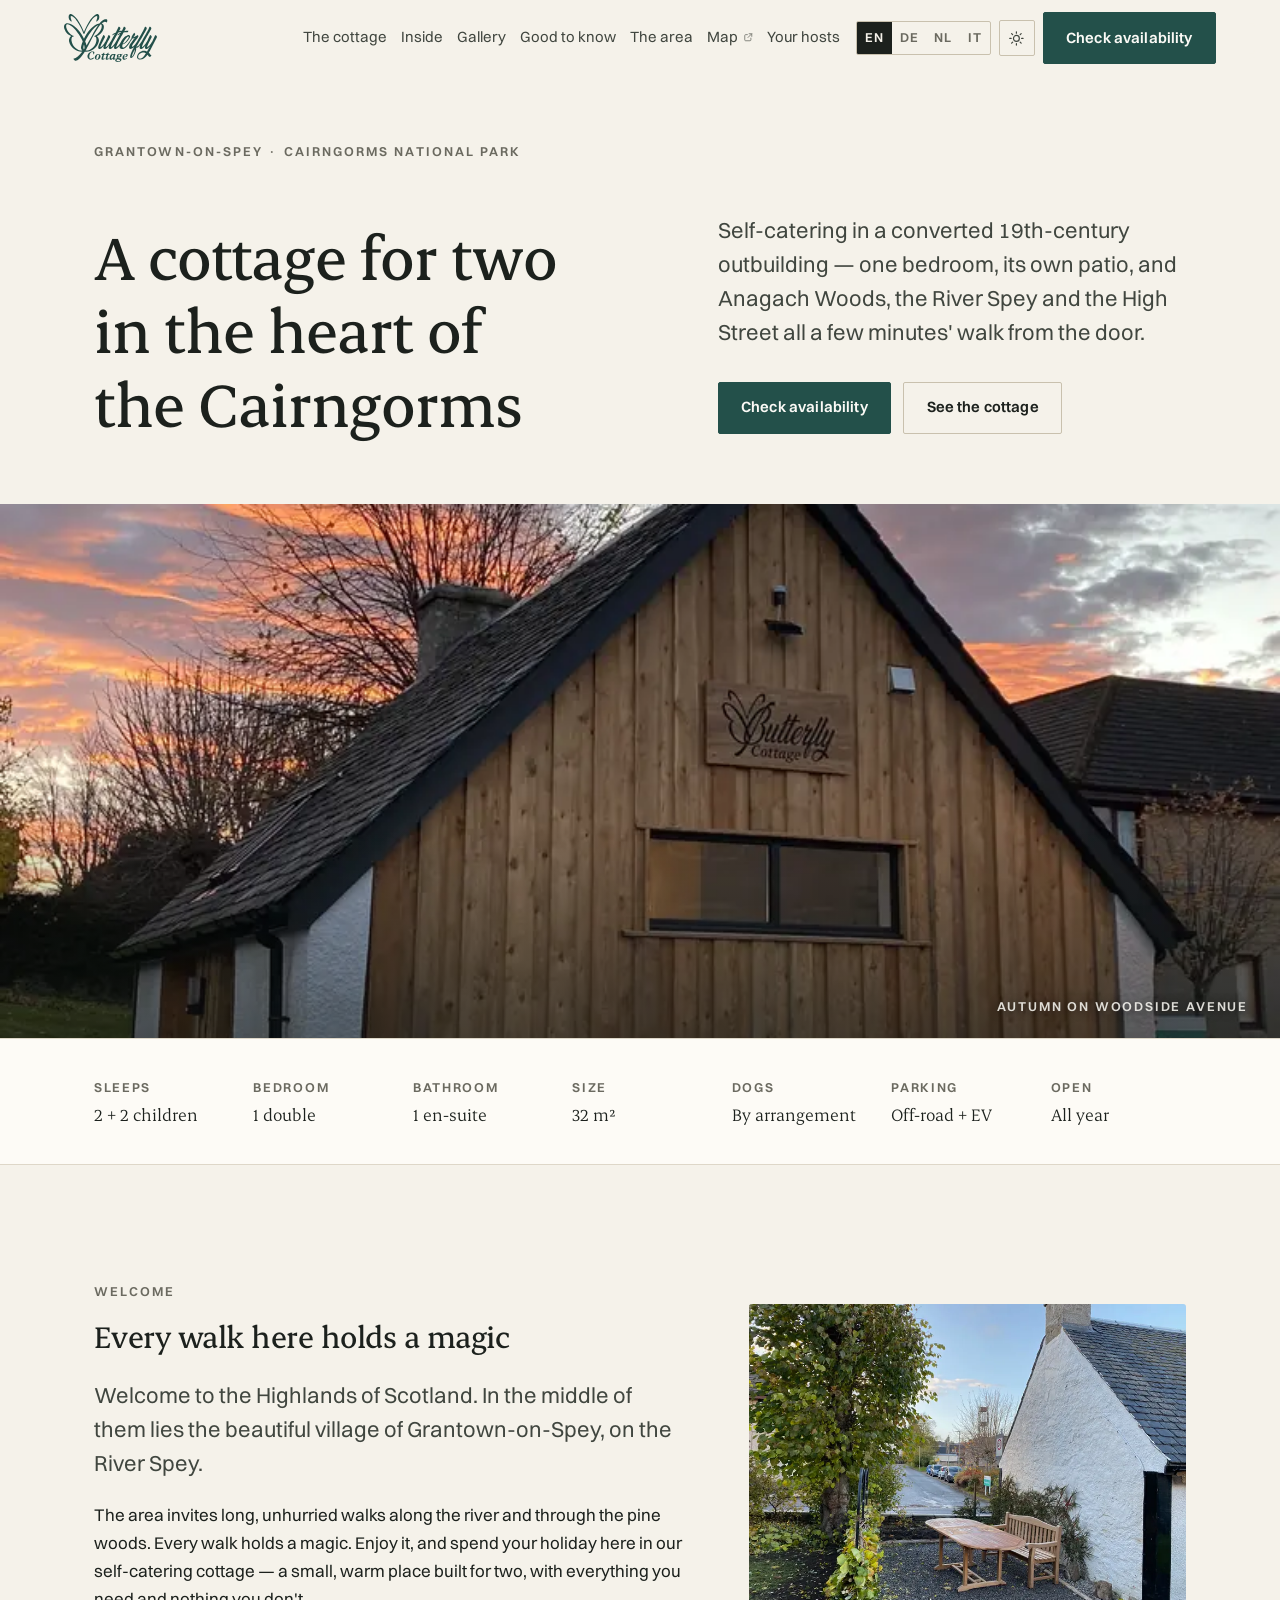
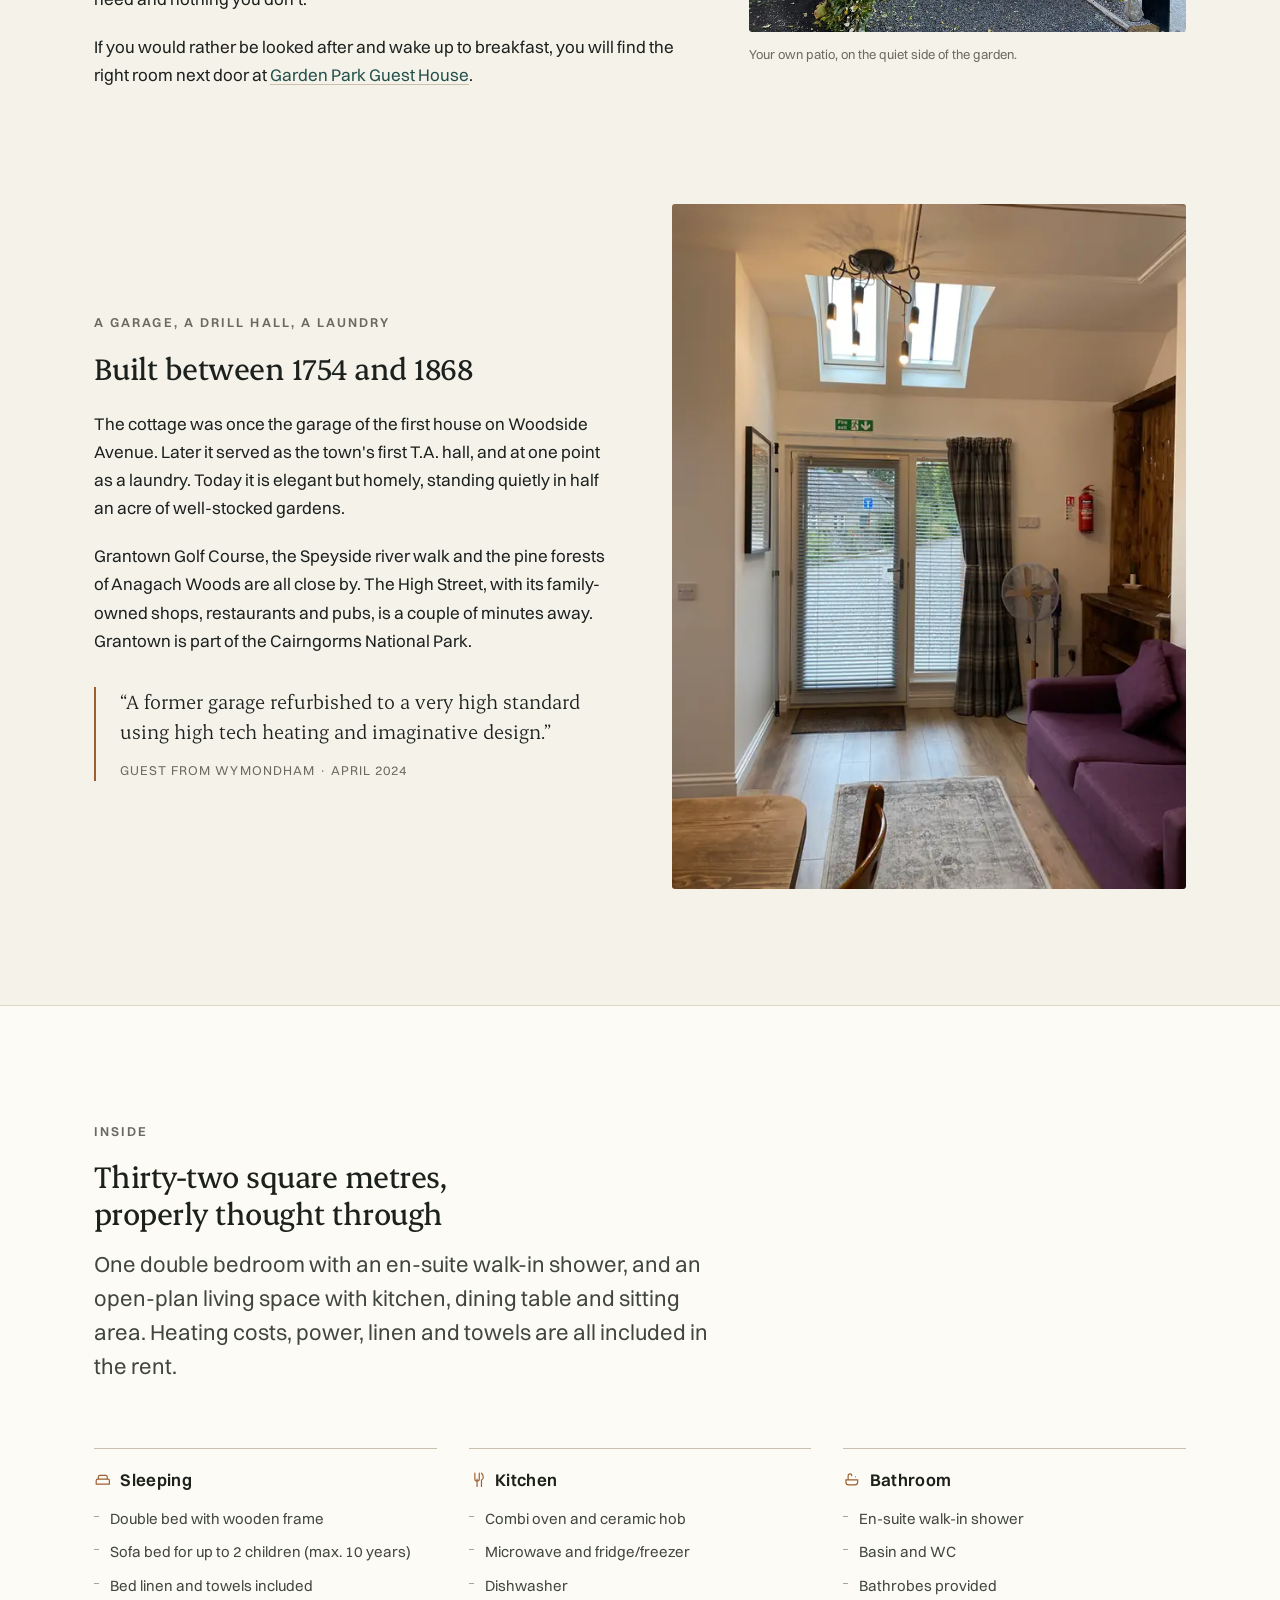
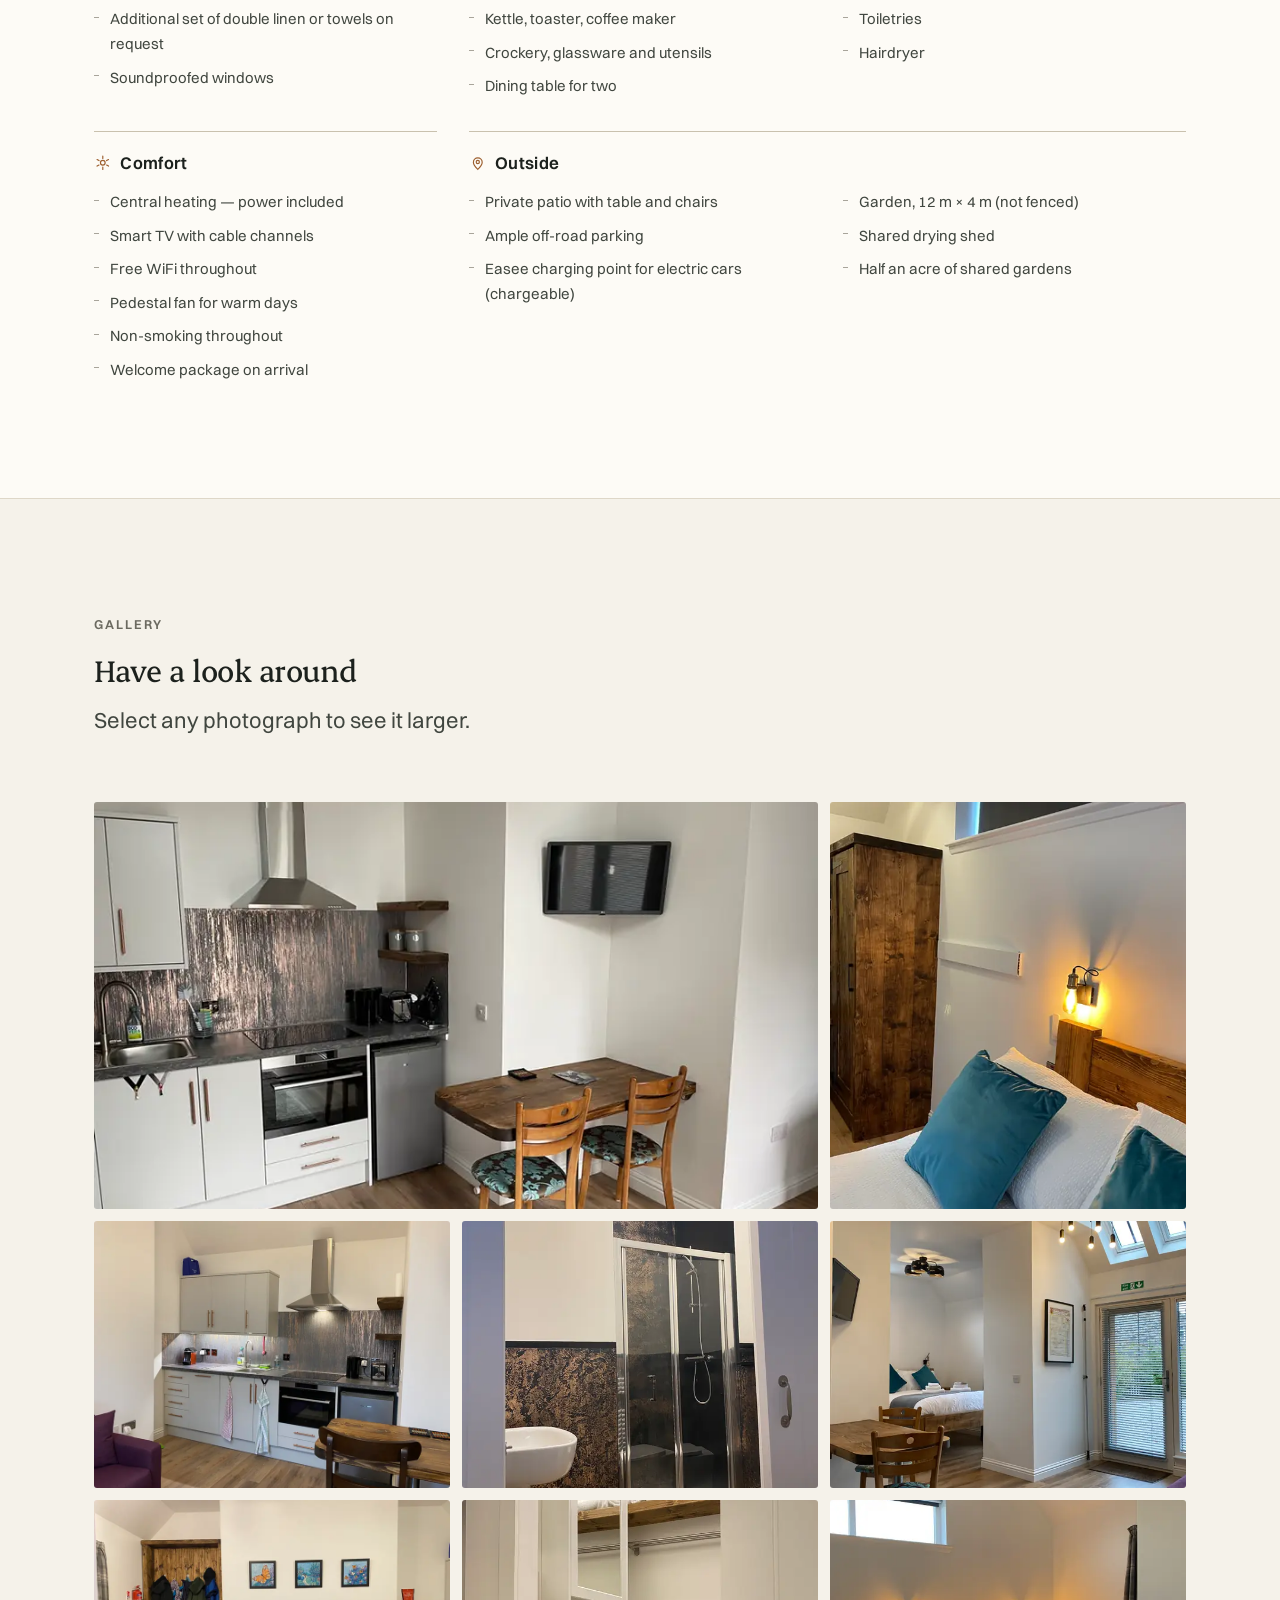
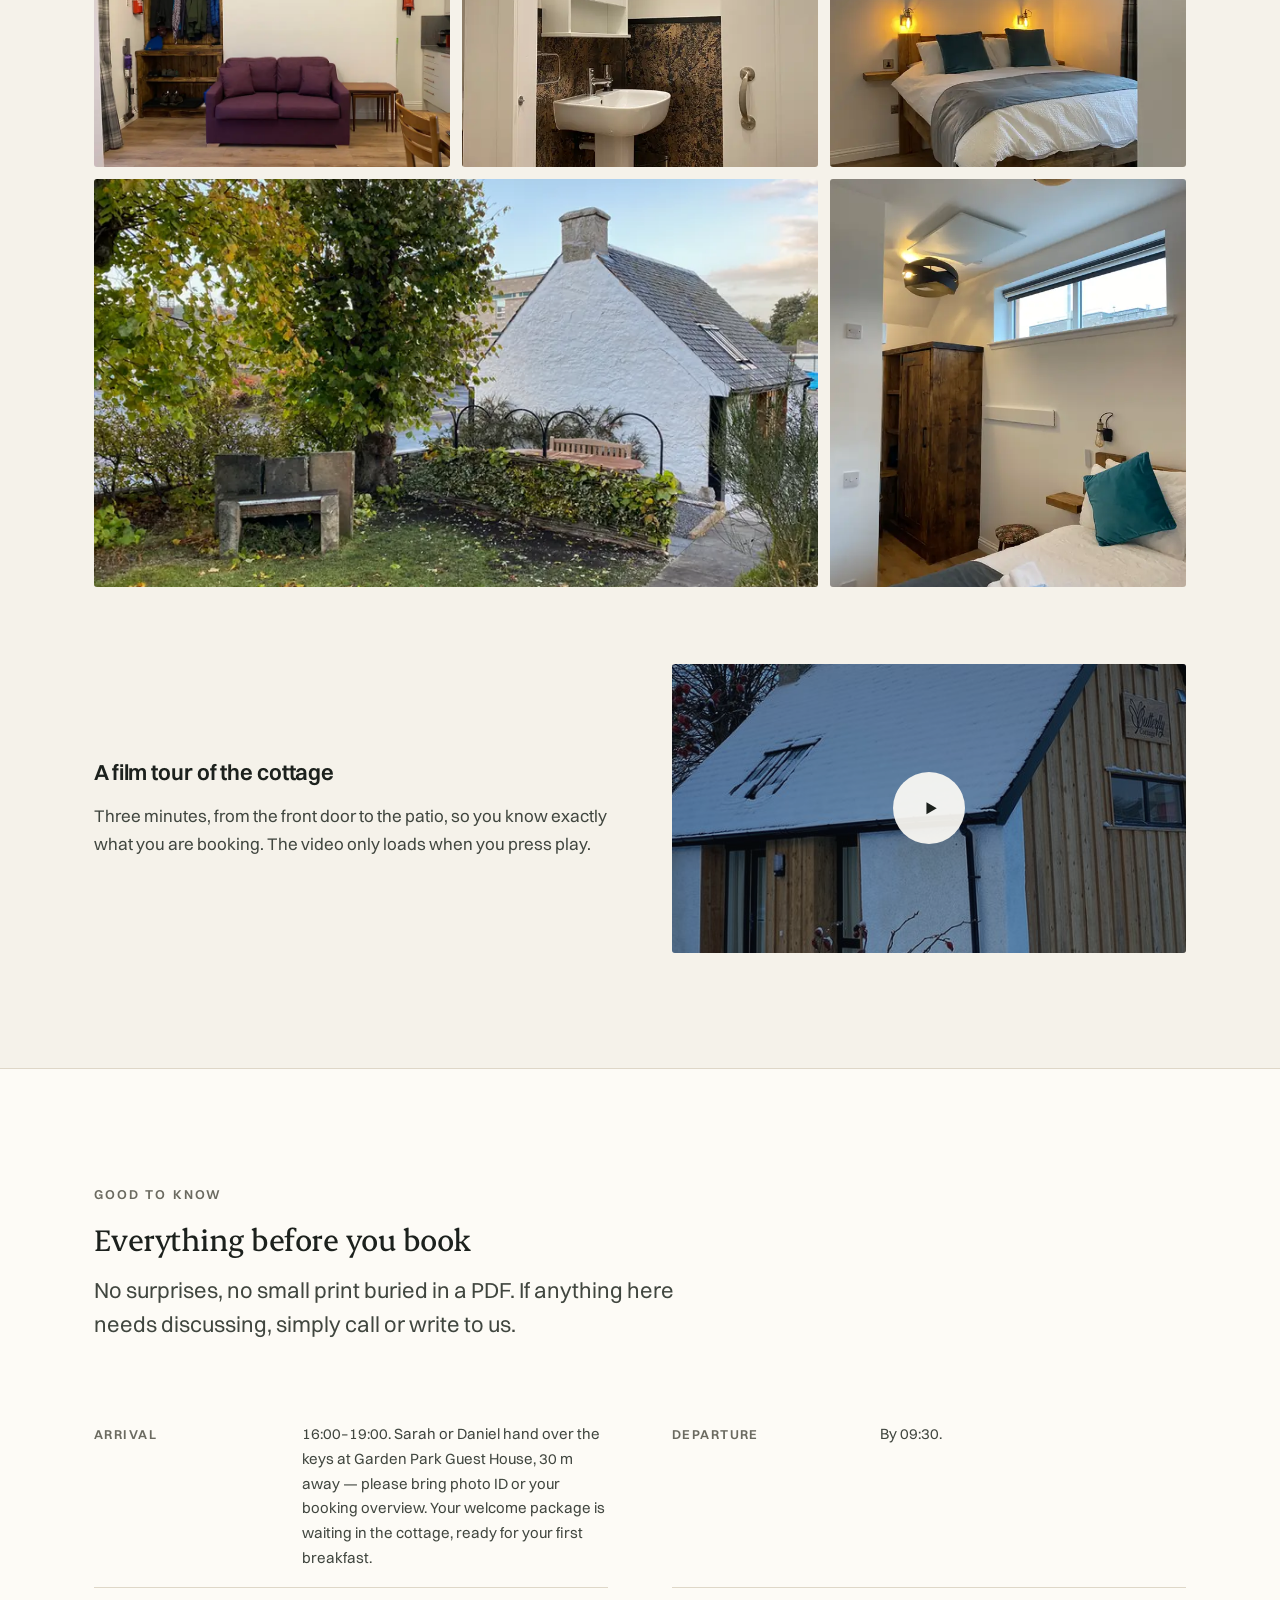
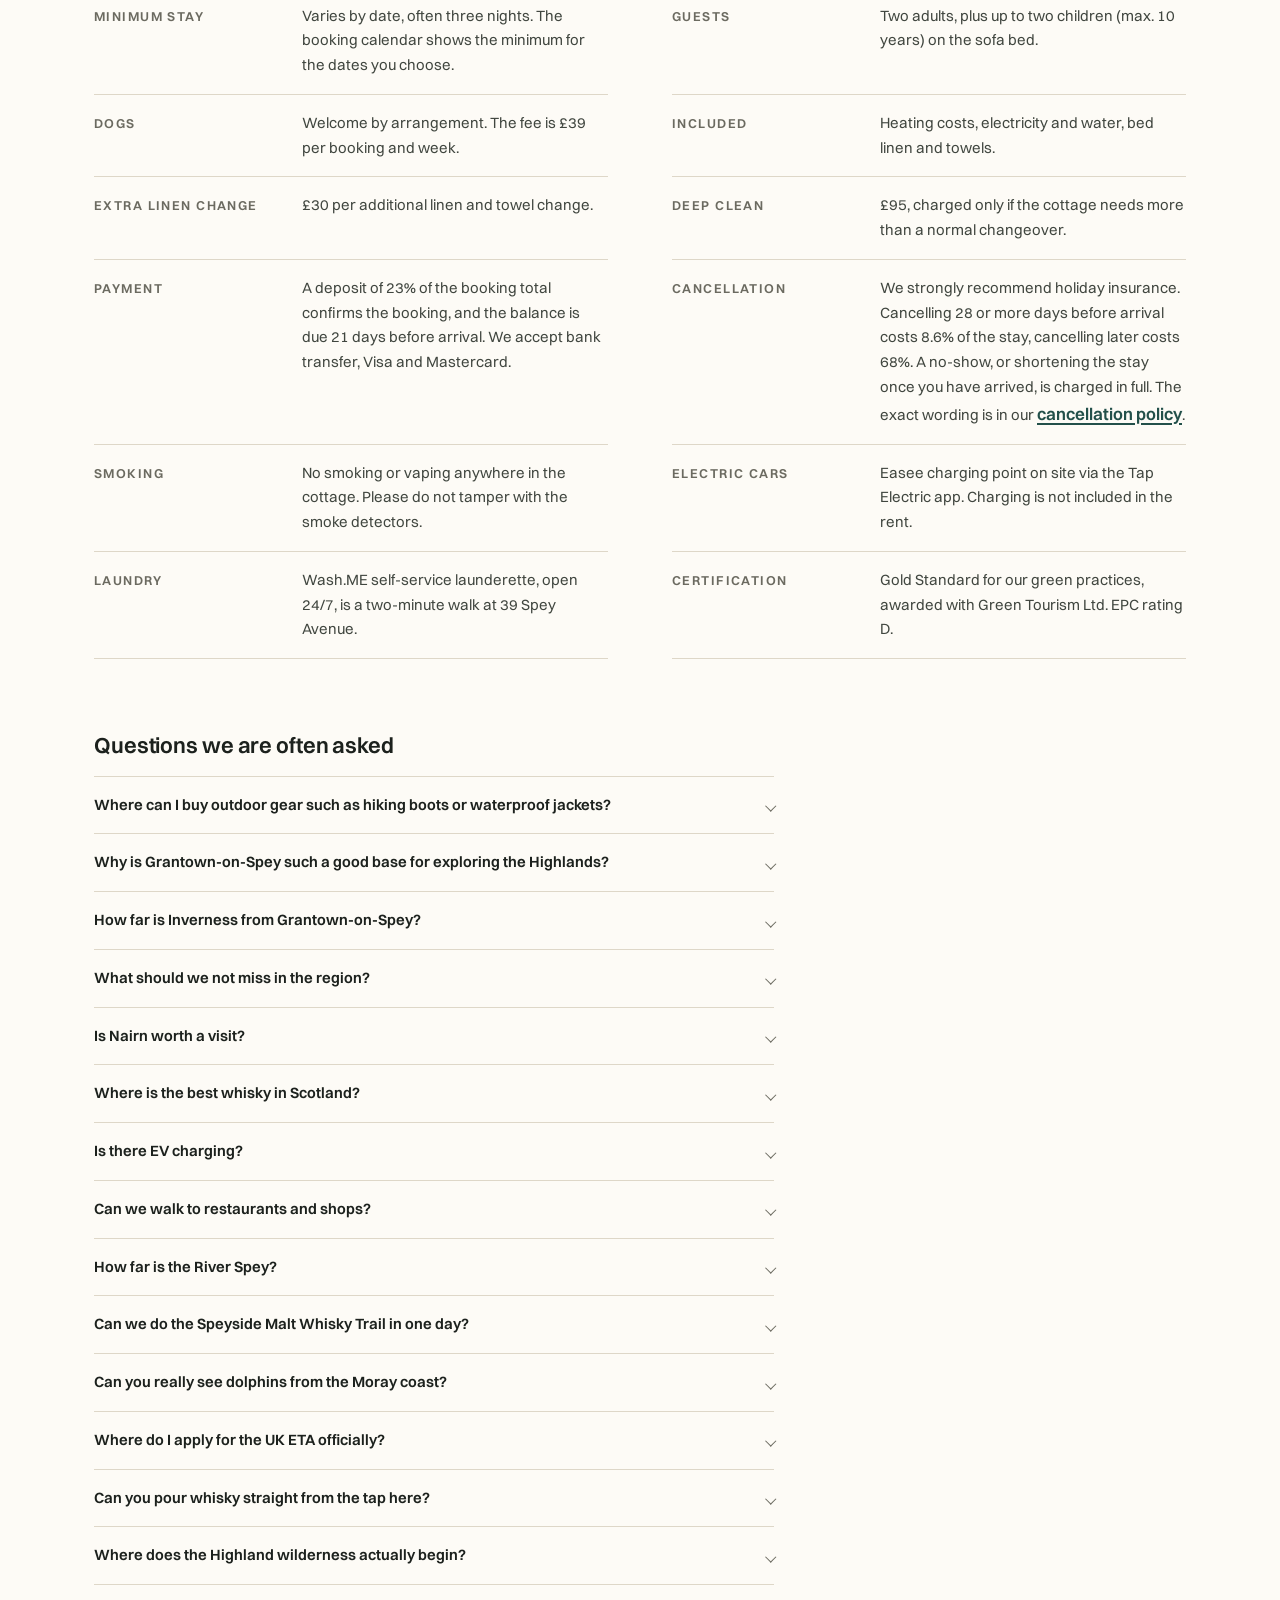
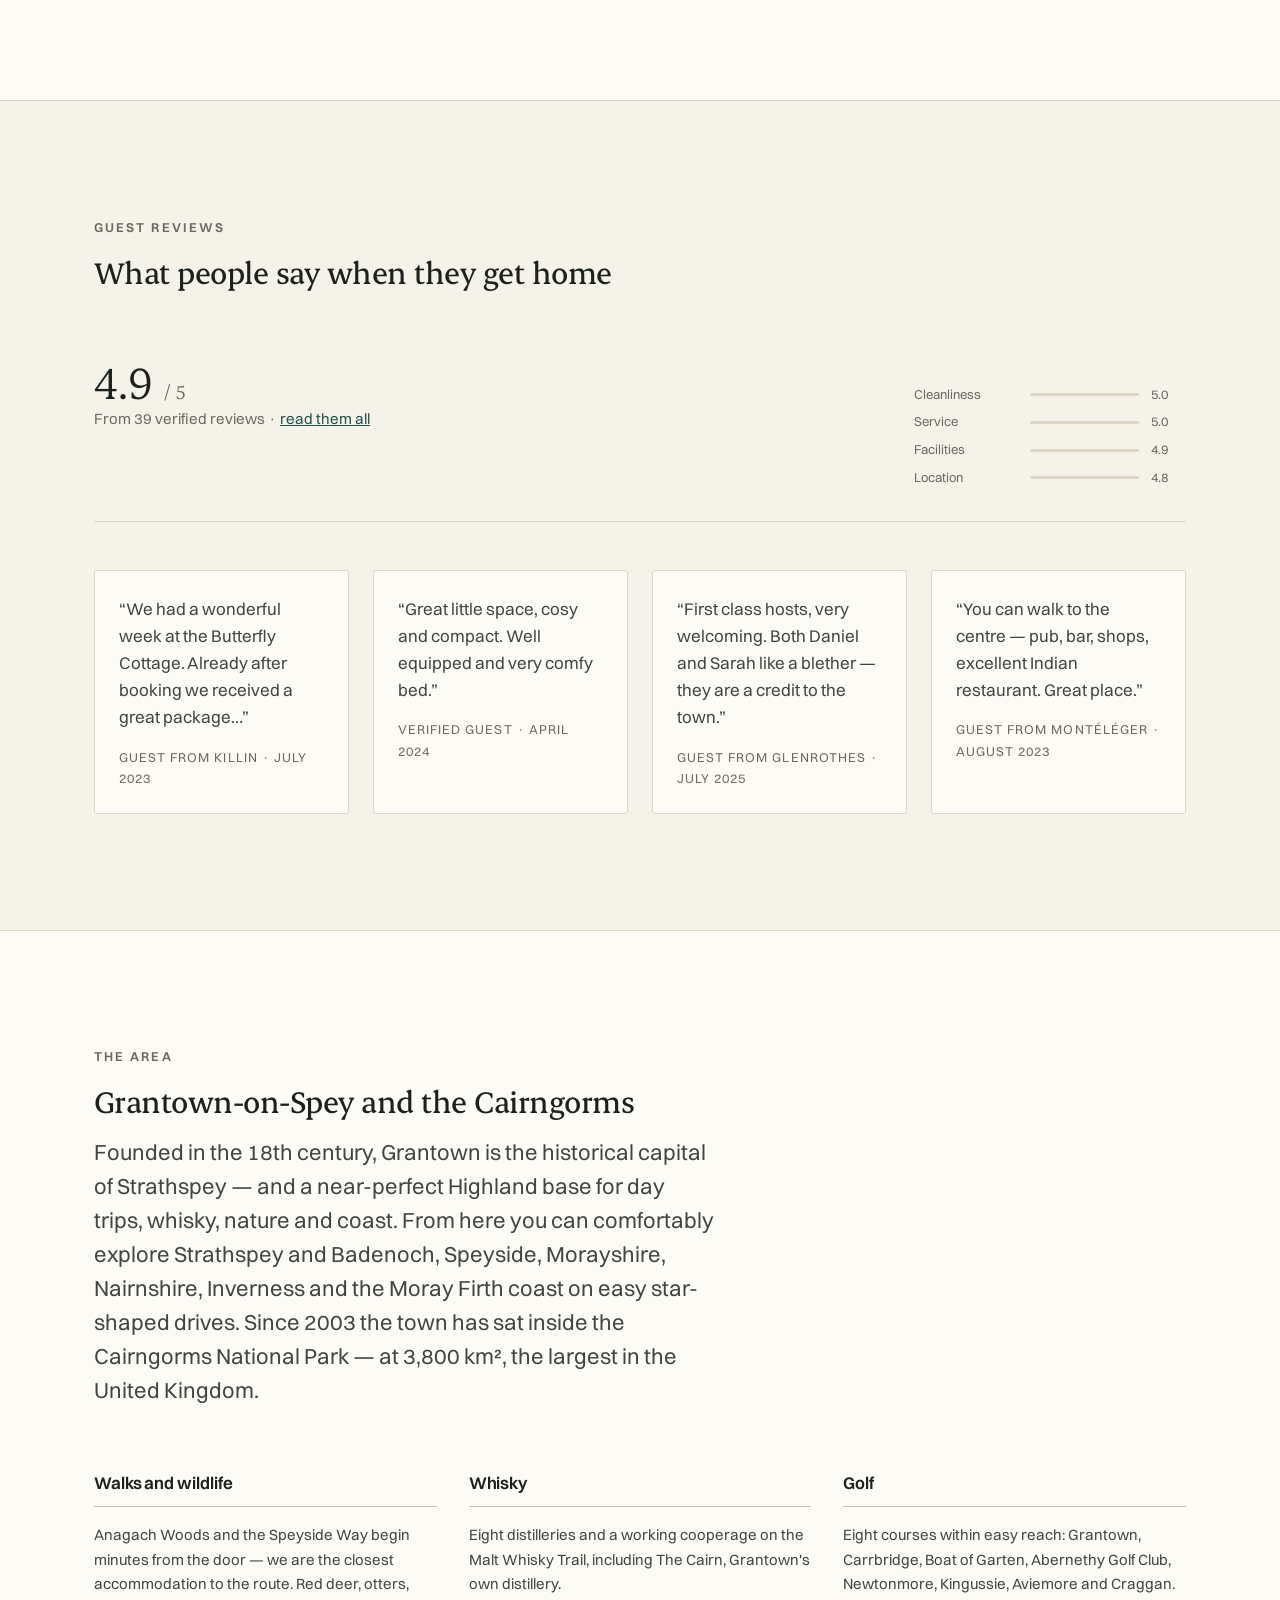
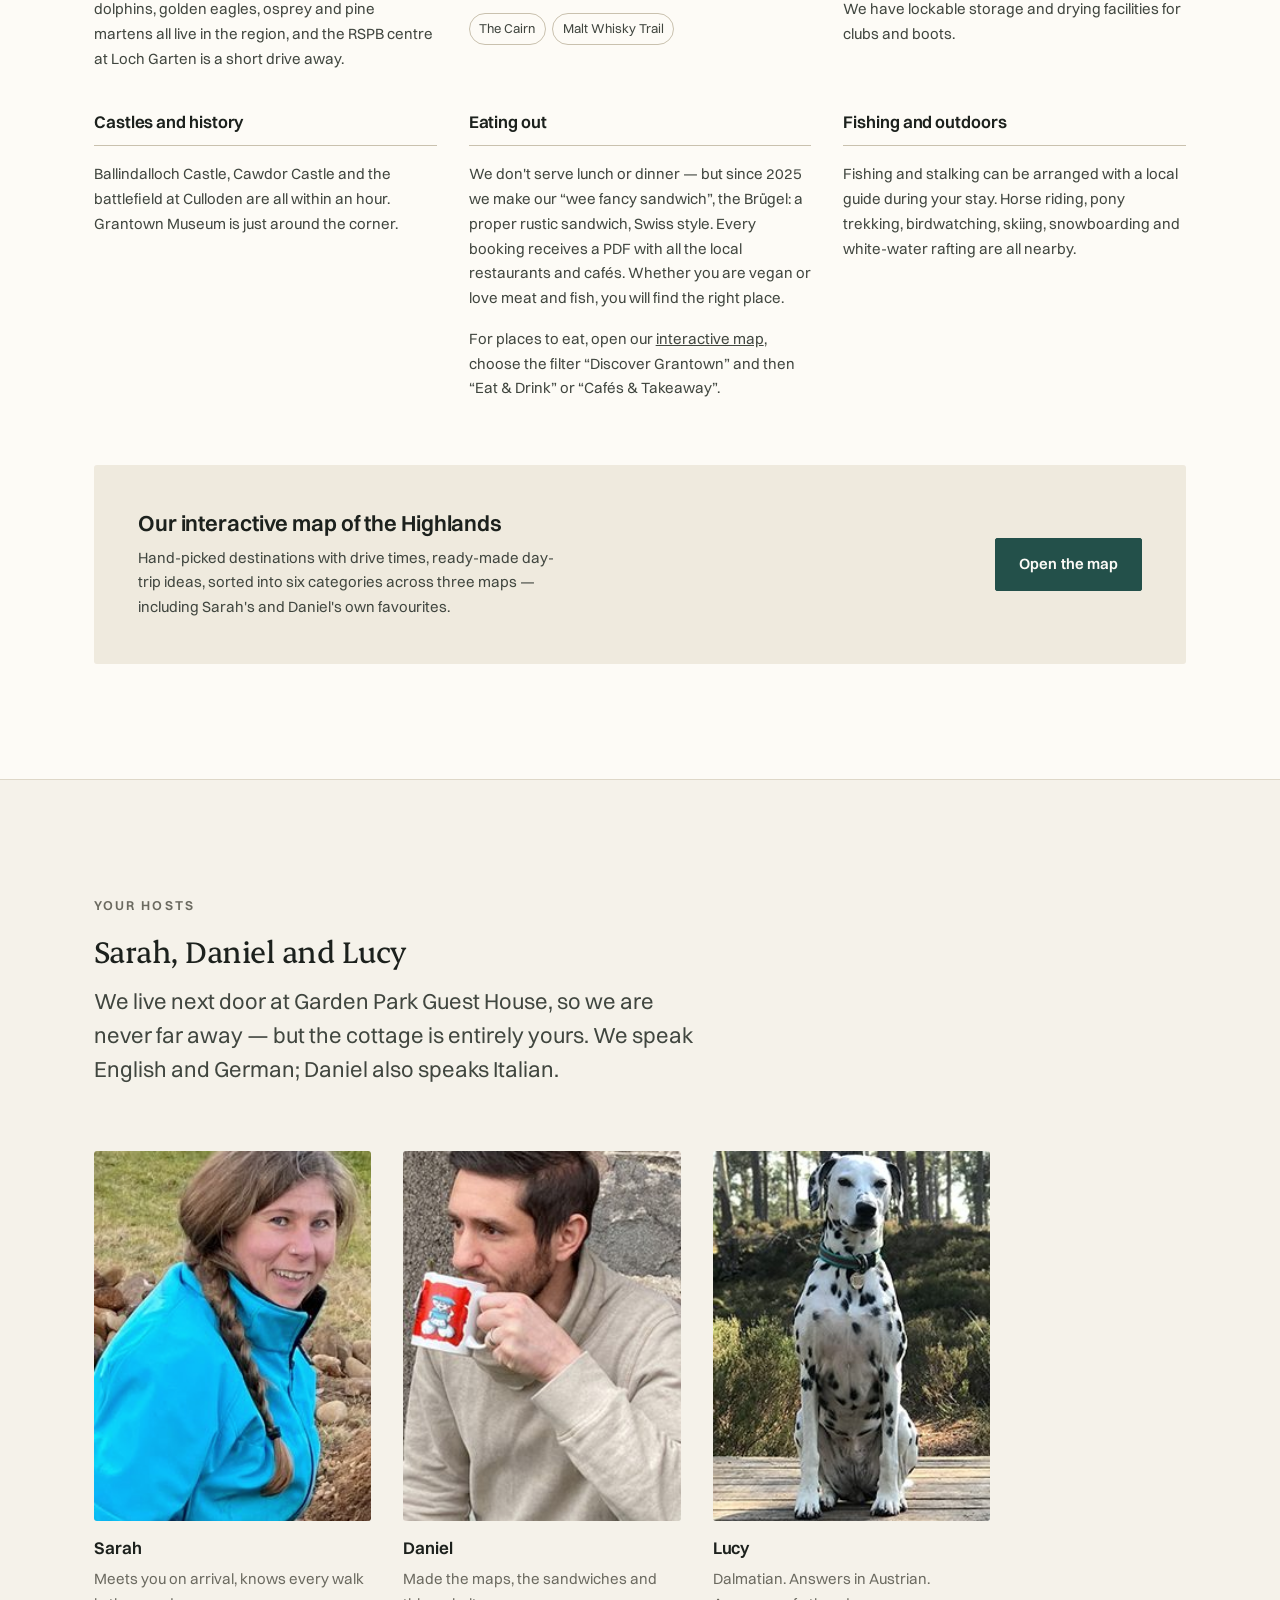
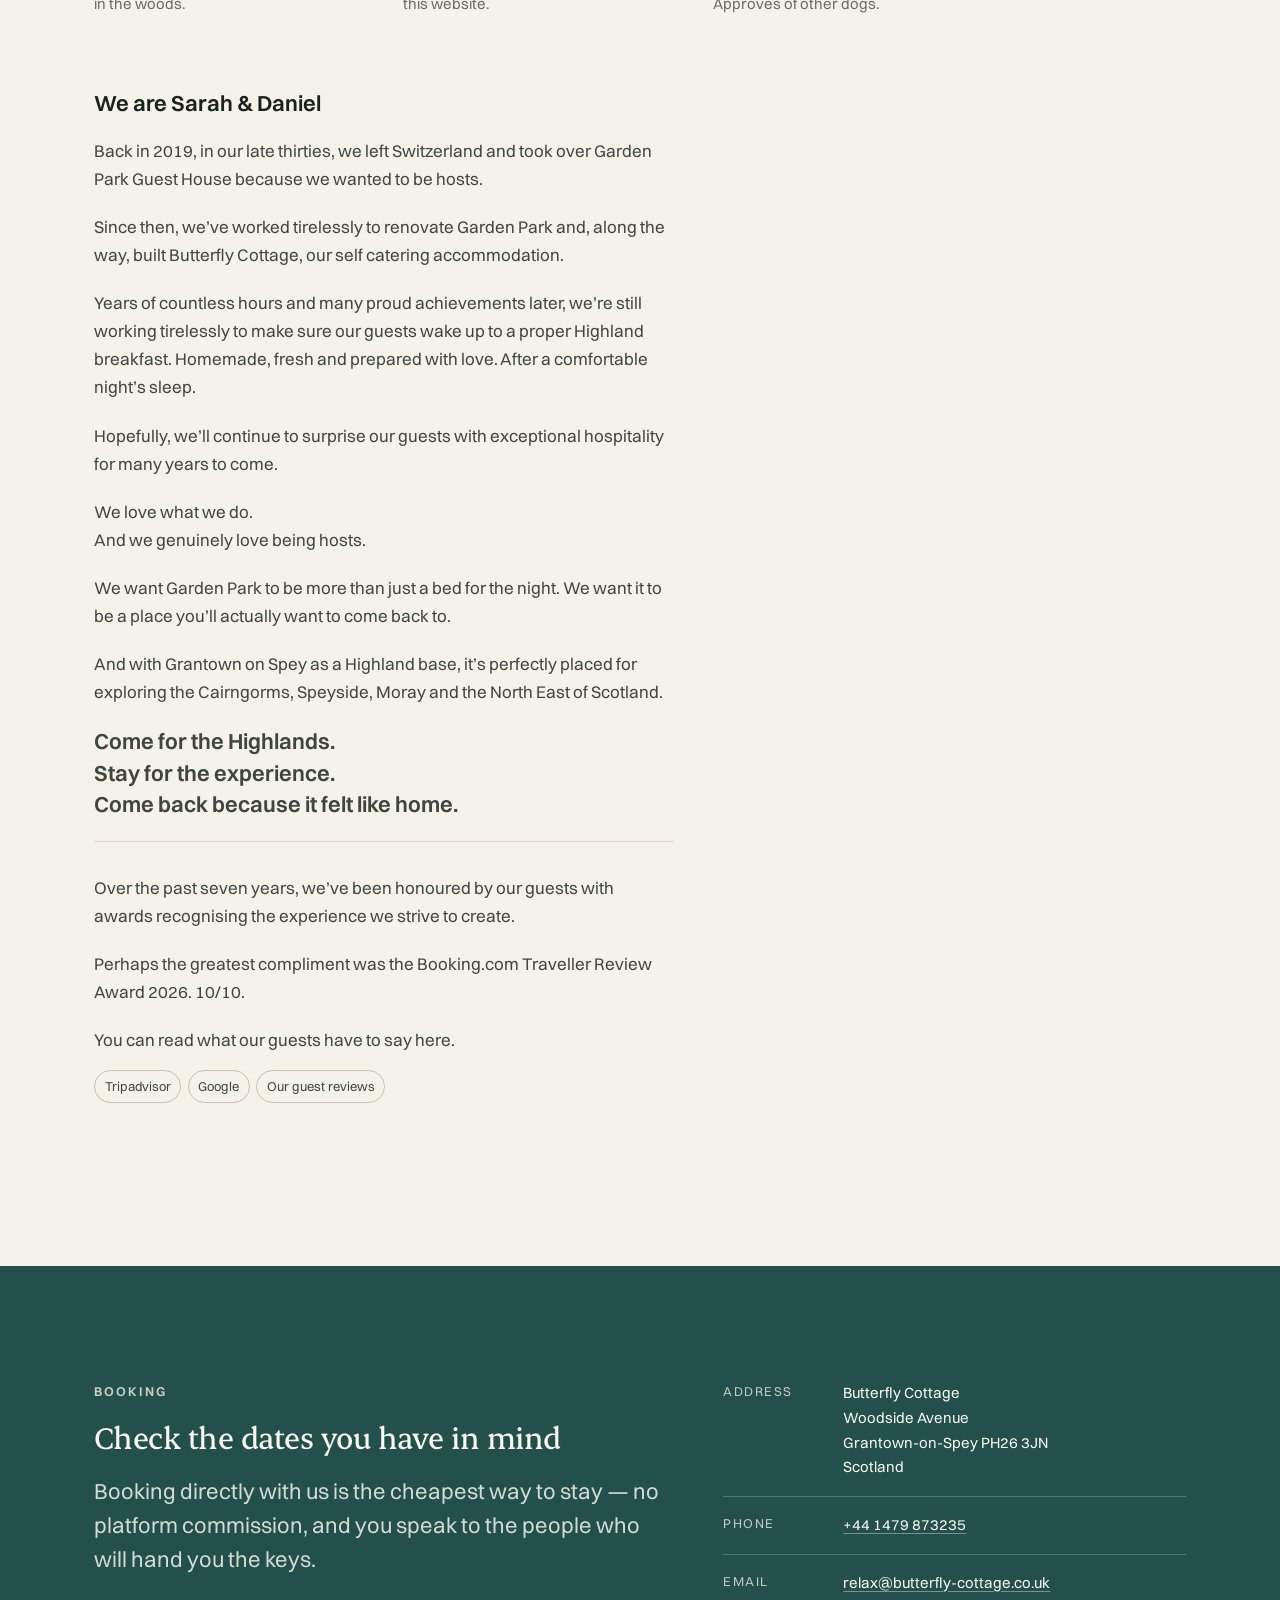
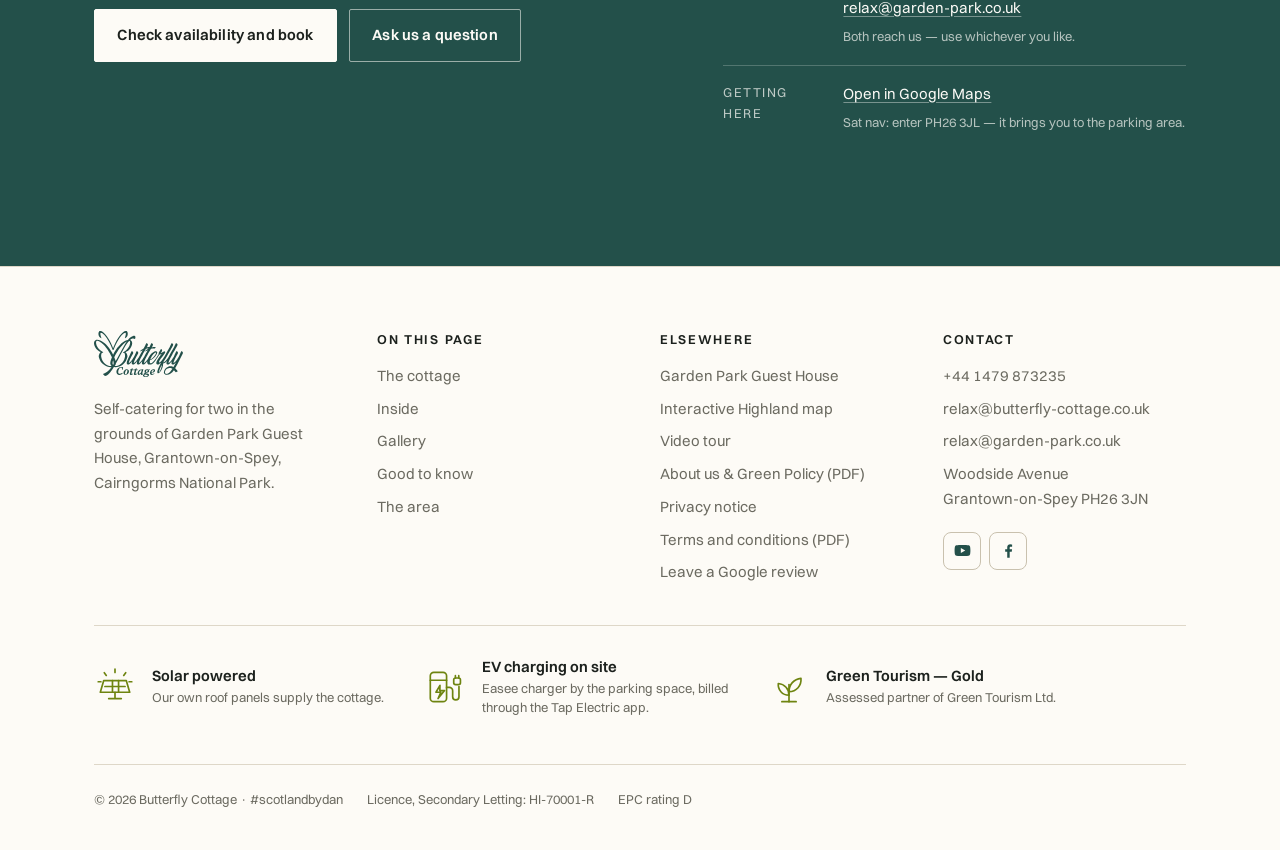
<file: en/index.html>
<!doctype html>
<html lang="en">
  <head>
    <meta charset="utf-8" />
    <meta name="viewport" content="width=device-width, initial-scale=1" />
    <title>Butterfly Cottage</title>
    <!--
      The old Joomla site served English from /en/ for years, so links and
      bookmarks to that path still exist. The English page now lives at the
      root. This page only forwards; it is kept out of the index and points
      its canonical at the real page so nothing competes with it.

      If the host allows a proper 301 redirect, use that instead and delete
      this file.
    -->
    <link rel="canonical" href="https://www.butterfly-cottage.co.uk/" />
    <meta property="og:type" content="website" />
    <meta property="og:title" content="Butterfly Cottage — Grantown-on-Spey, Cairngorms" />
    <meta property="og:description" content="A quiet self-catering cottage for two in the heart of the Cairngorms National Park." />
    <meta property="og:url" content="https://www.butterfly-cottage.co.uk/" />
    <meta property="og:site_name" content="Butterfly Cottage" />
    <meta property="og:image" content="https://www.butterfly-cottage.co.uk/assets/photos/share.jpg" />
    <meta property="og:image:width" content="1200" />
    <meta property="og:image:height" content="630" />
    <meta property="og:image:alt" content="Butterfly Cottage at sunset, Grantown-on-Spey" />
    <meta name="twitter:card" content="summary_large_image" />
    <meta name="robots" content="noindex, follow" />
    <meta http-equiv="refresh" content="0; url=/" />
    <style>
      body {
        margin: 0;
        min-height: 100vh;
        display: grid;
        place-items: center;
        background: #141816;
        color: #ece7db;
        font: 400 1rem/1.6 system-ui, sans-serif;
        text-align: center;
        padding: 2rem;
      }
      a {
        color: #8fbcaf;
      }
    </style>
  </head>
  <body>
    <p>
      Butterfly Cottage has moved to
      <a href="/">www.butterfly-cottage.co.uk</a>.
    </p>
    <script>
      location.replace('/');
    </script>
  </body>
</html>
</file>
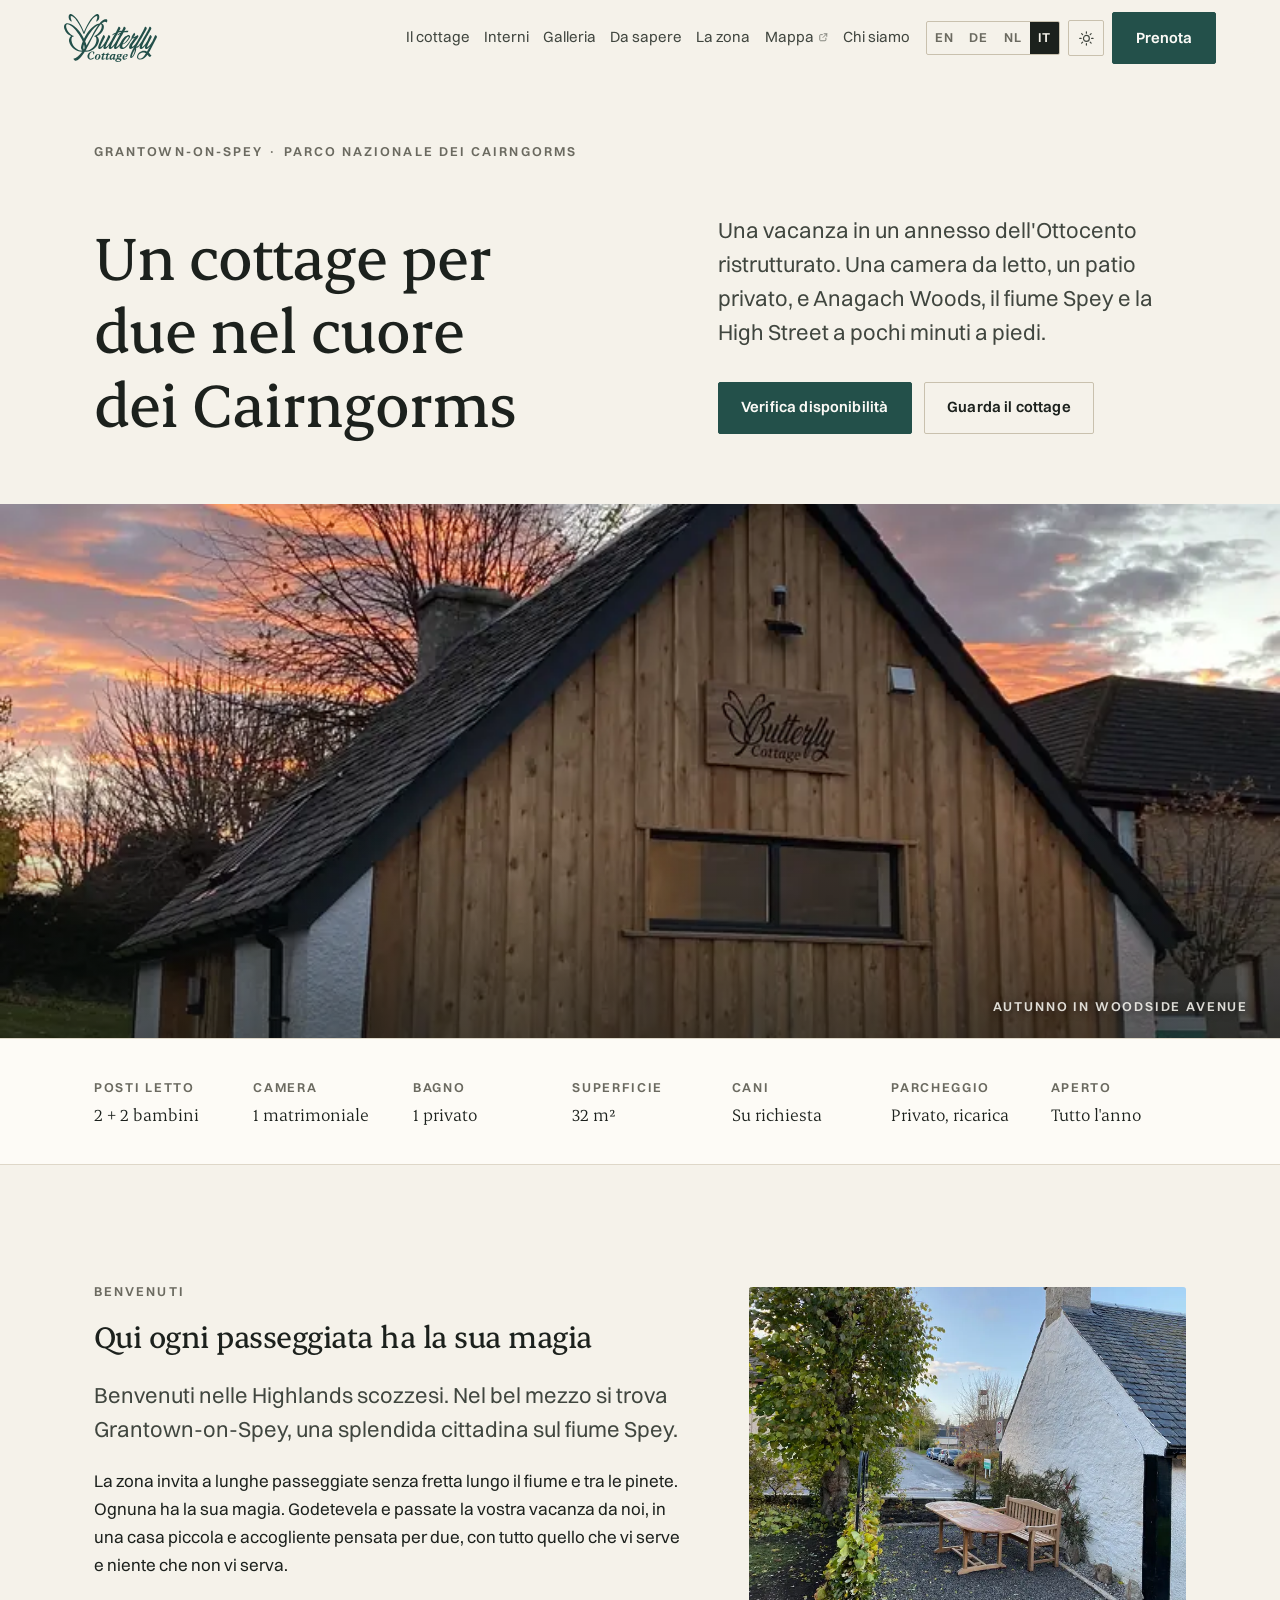
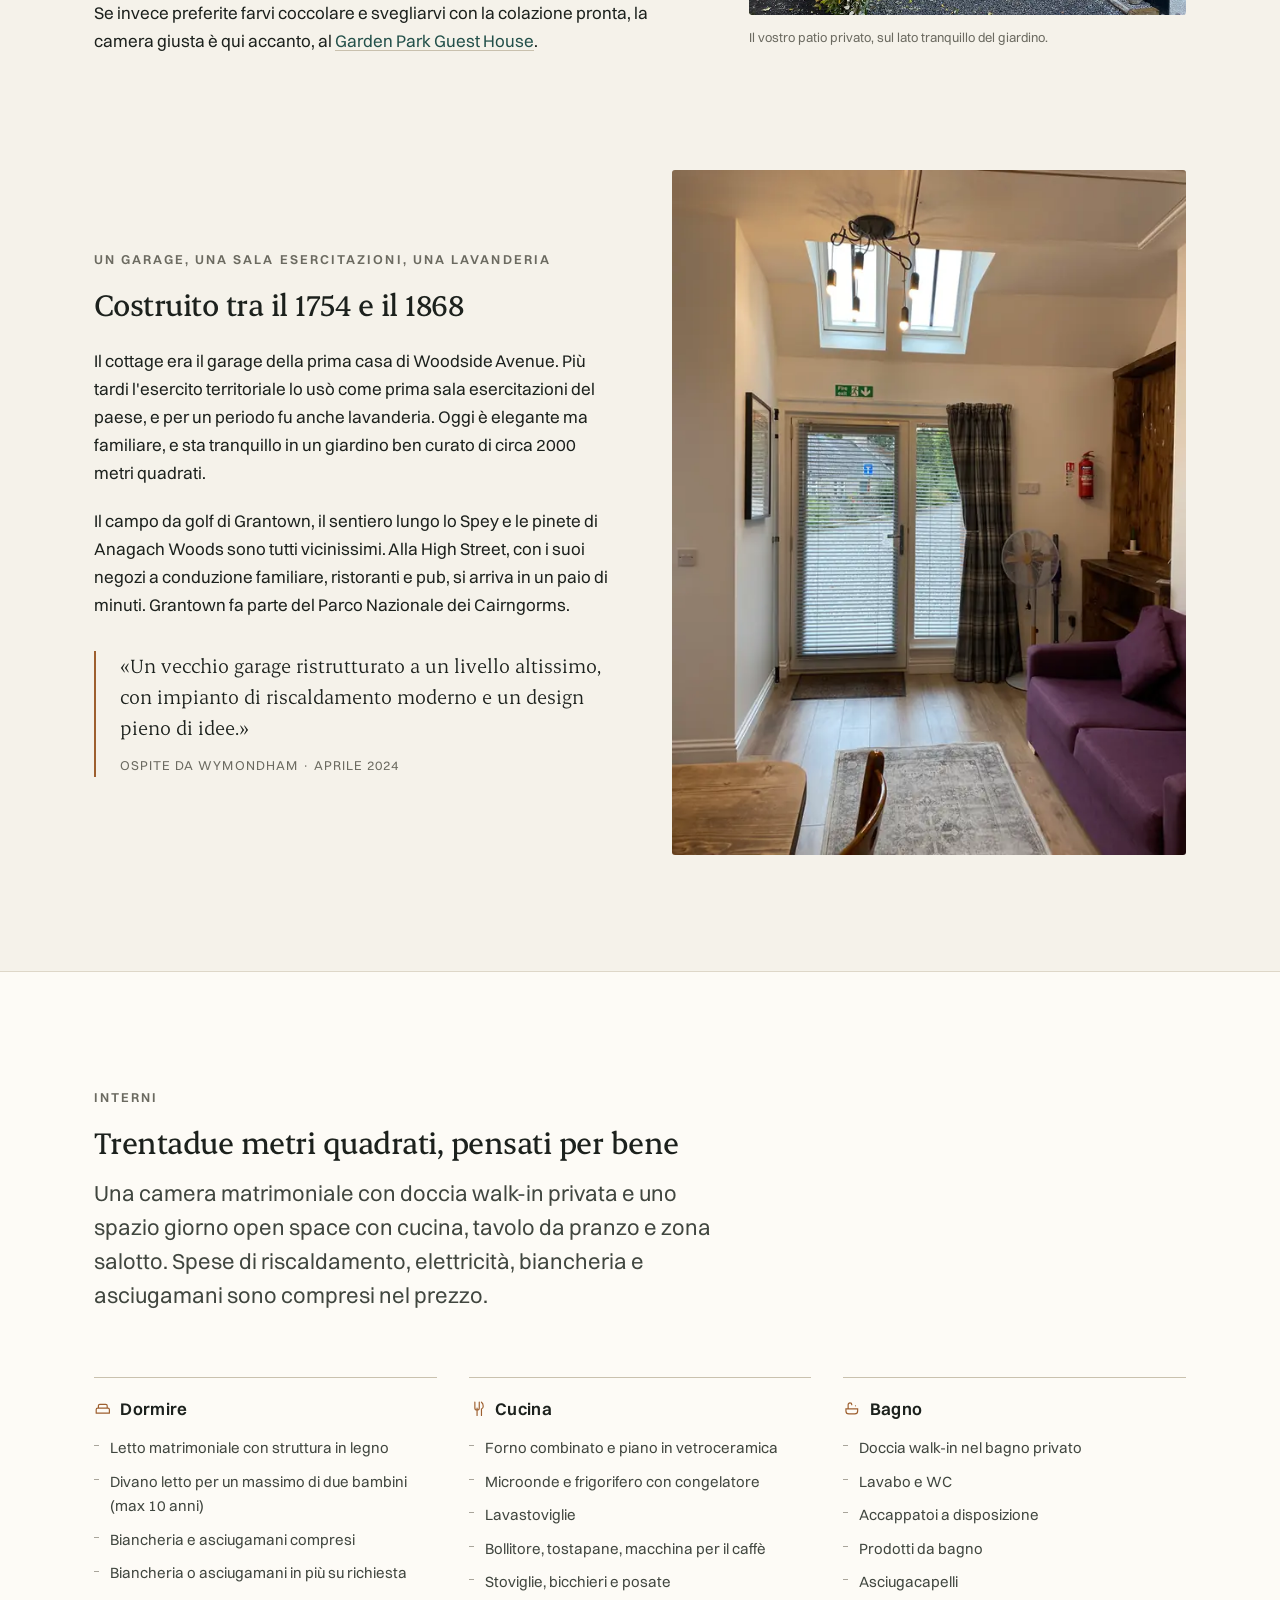
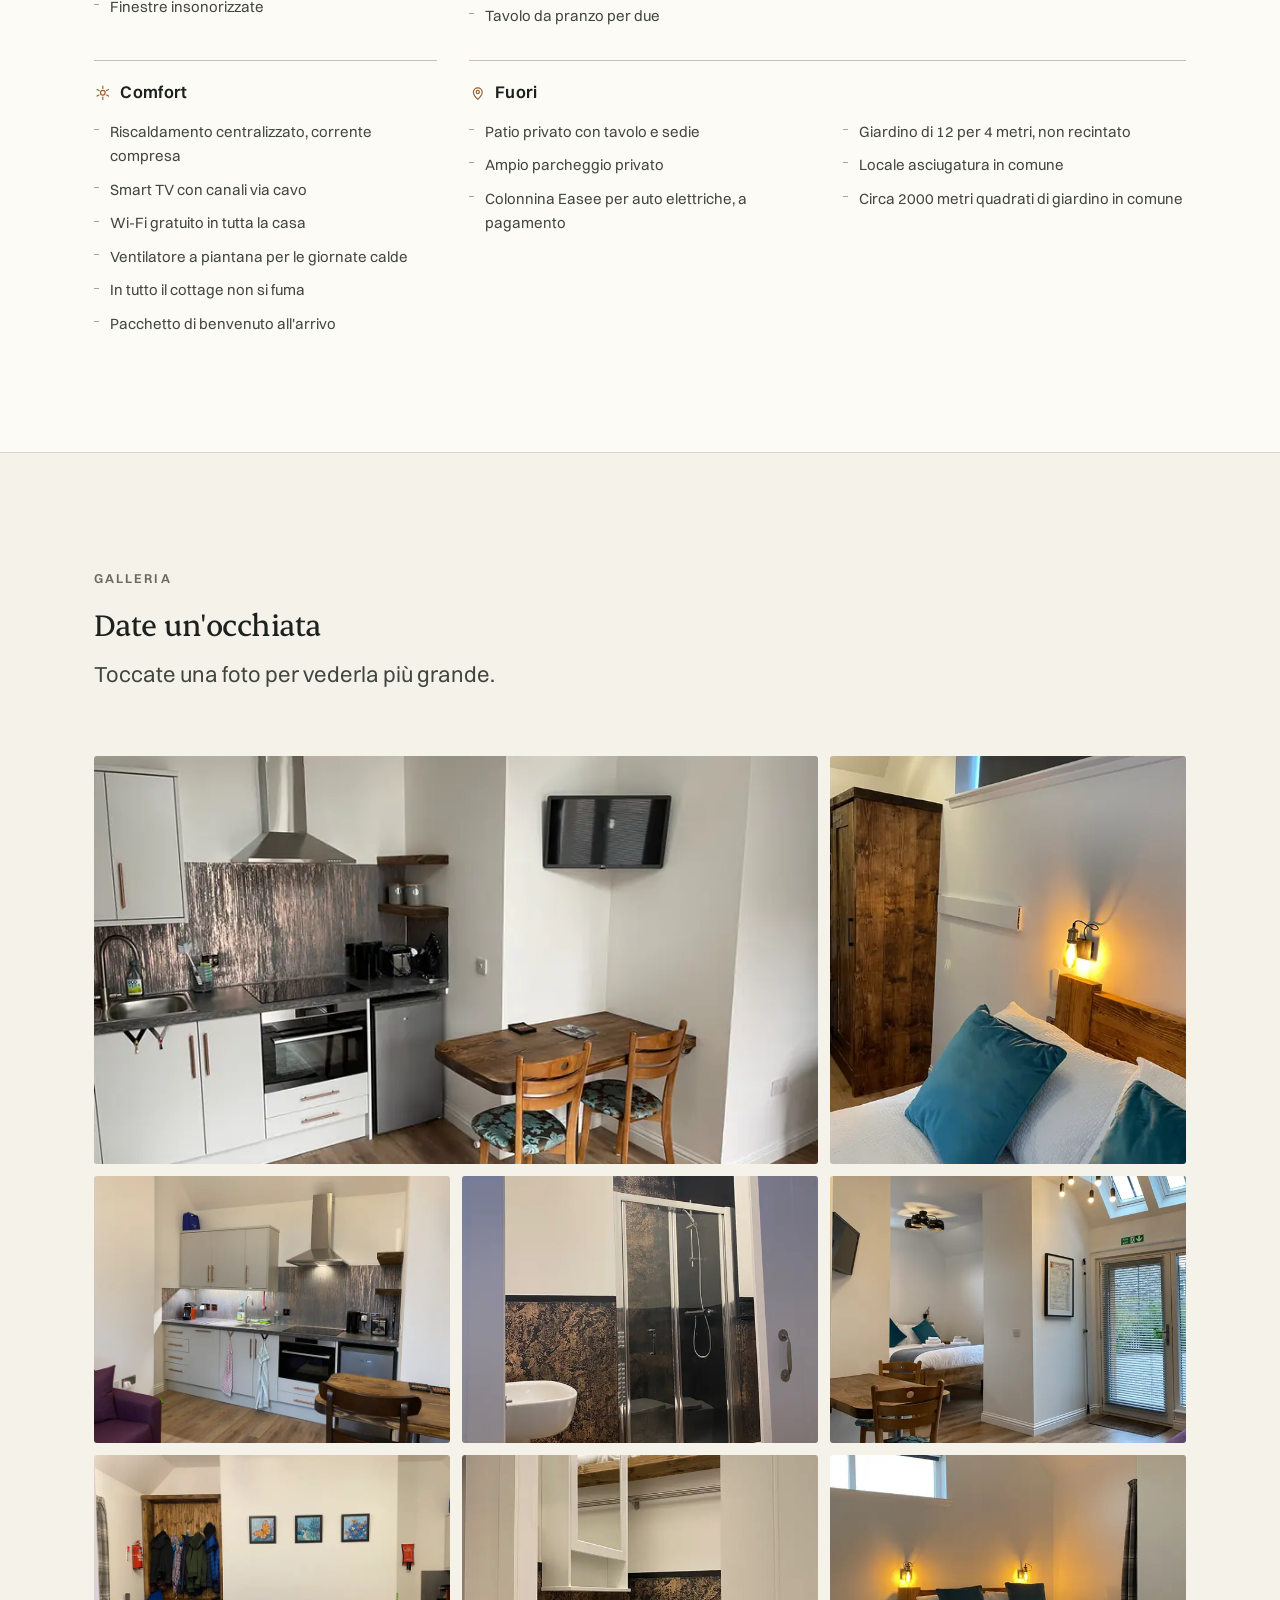
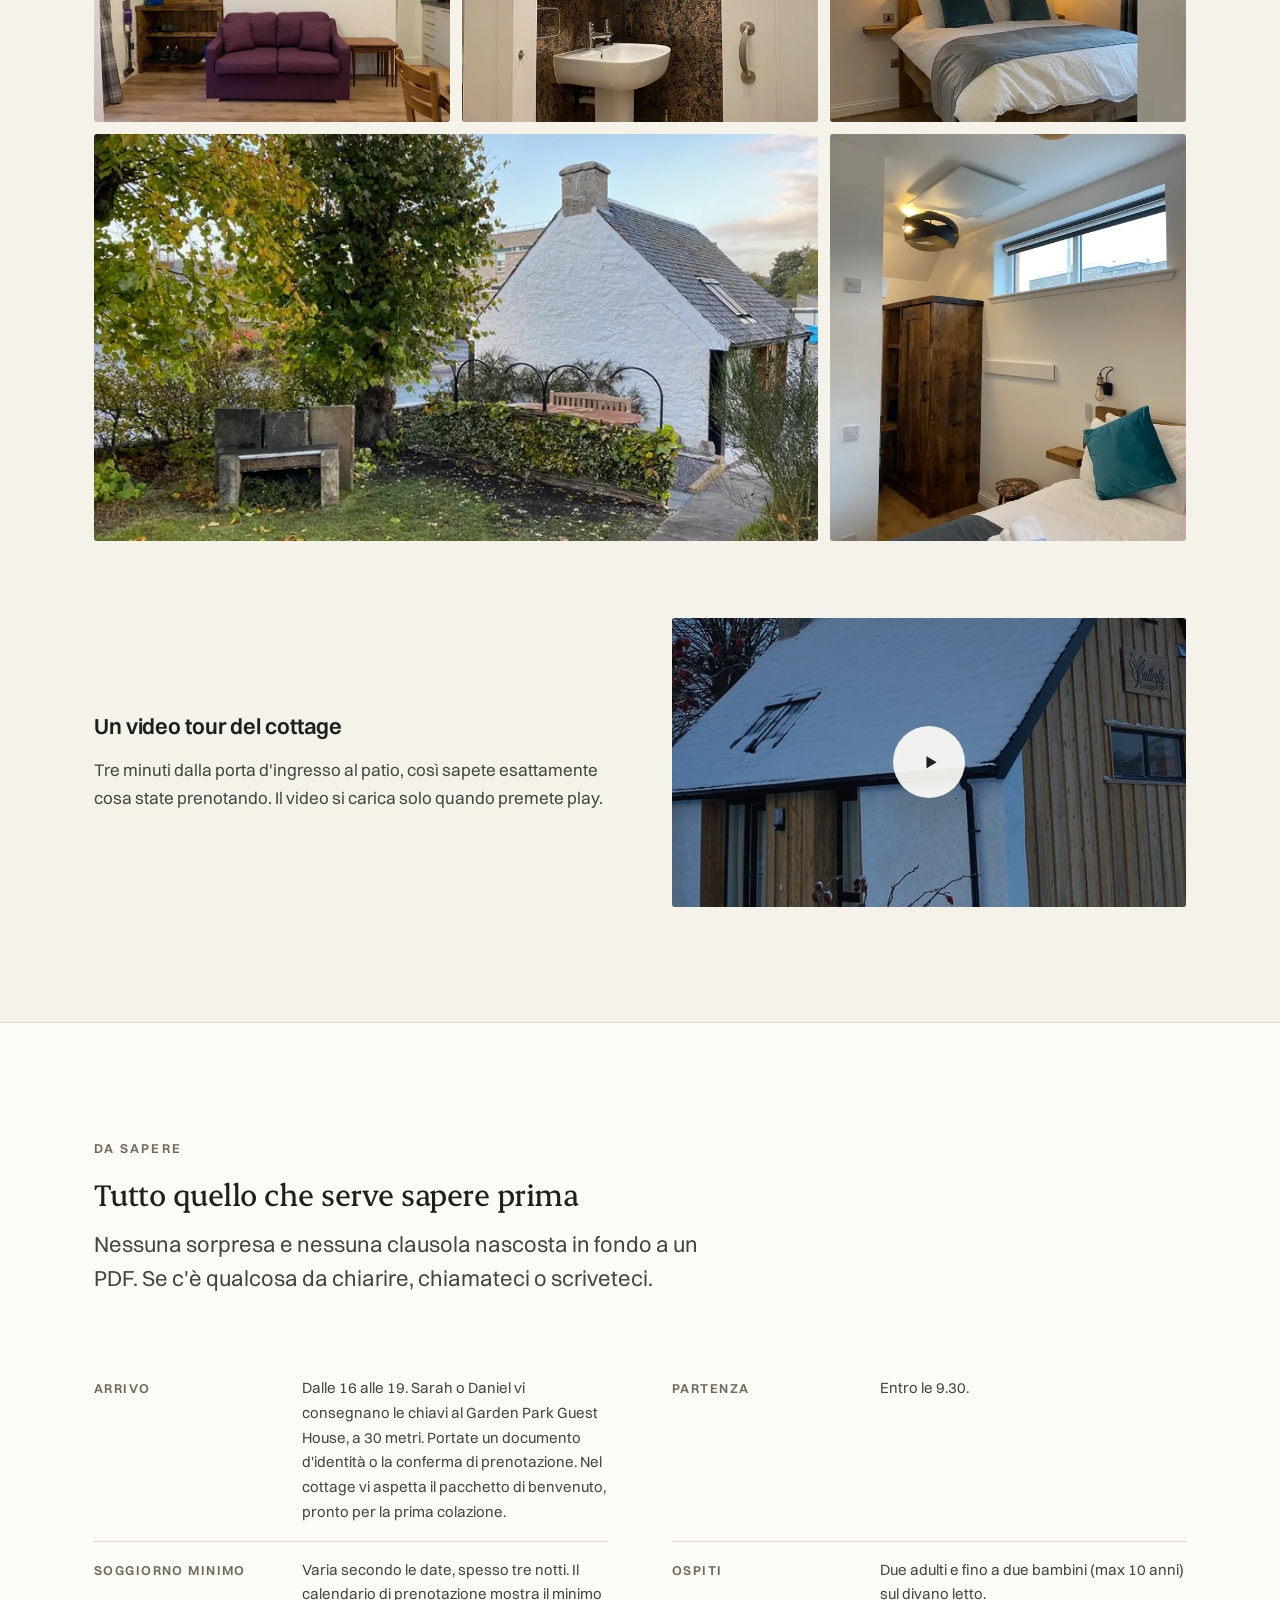
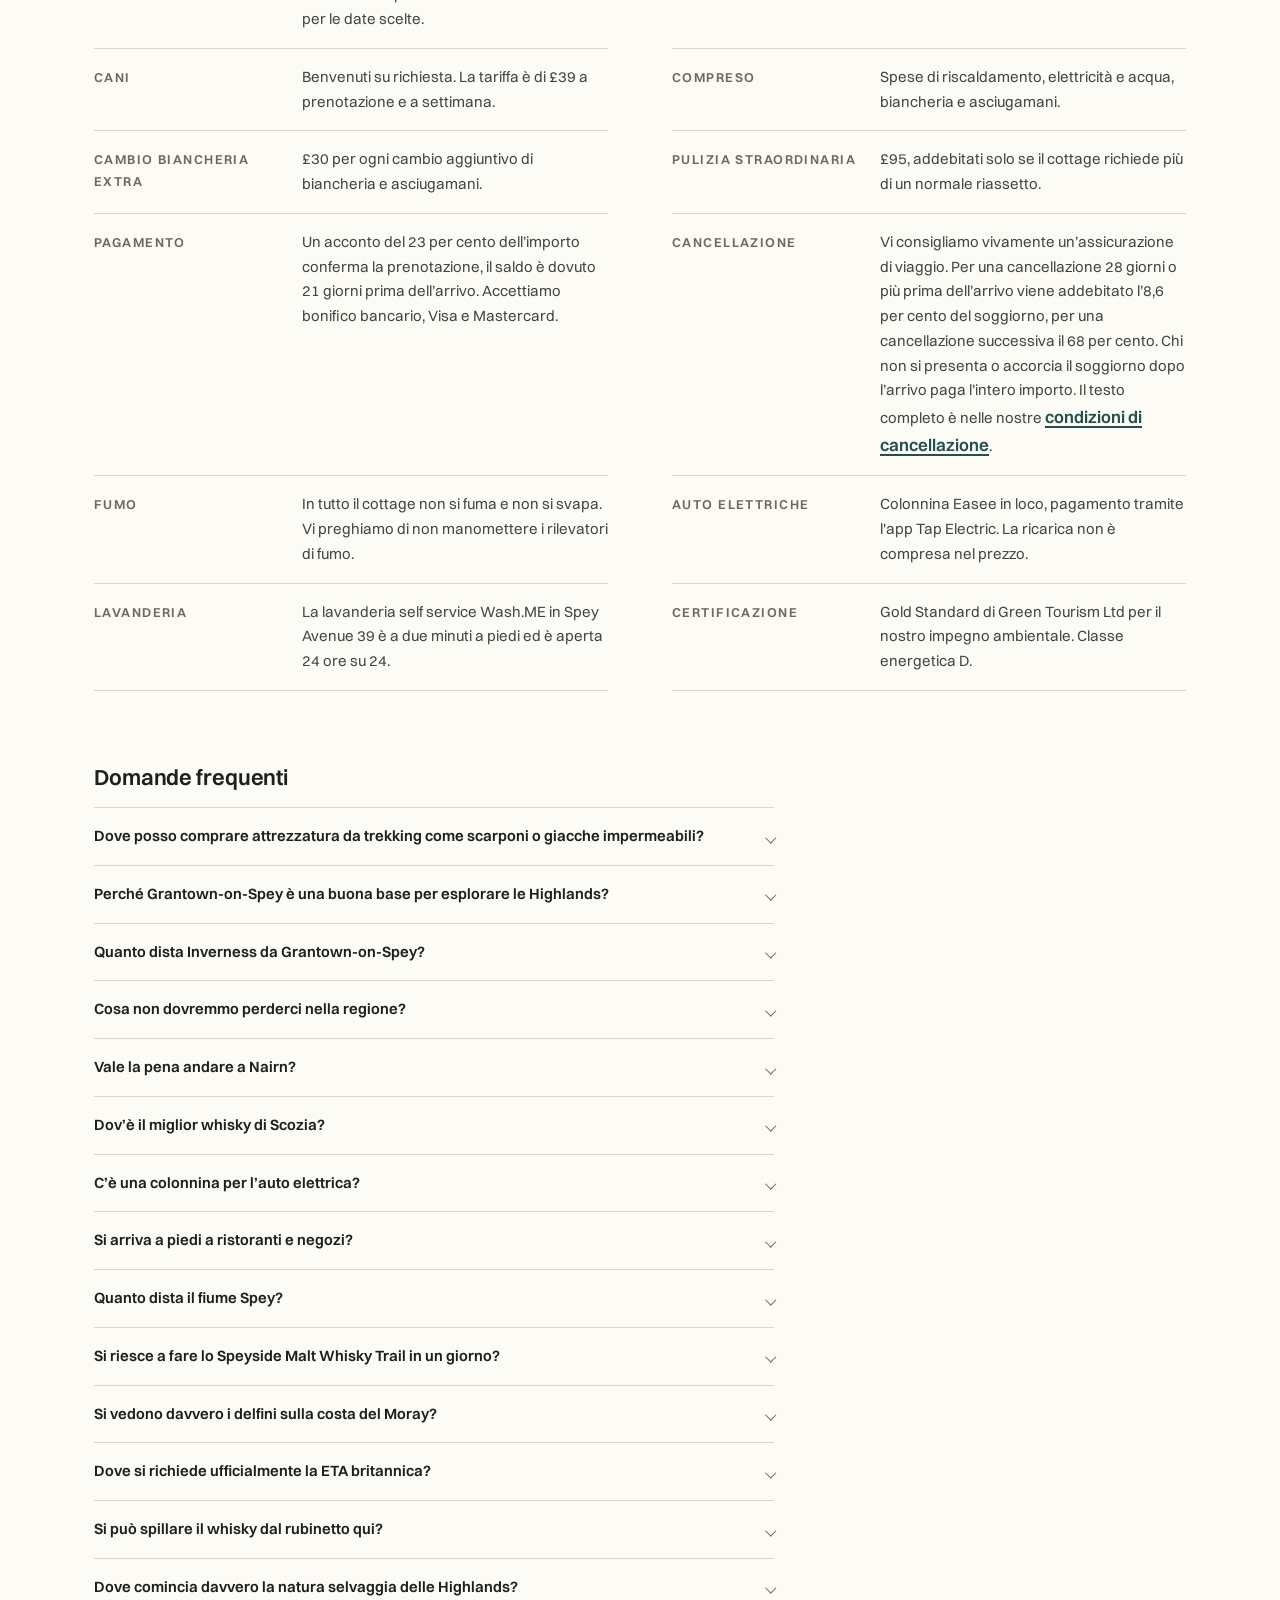
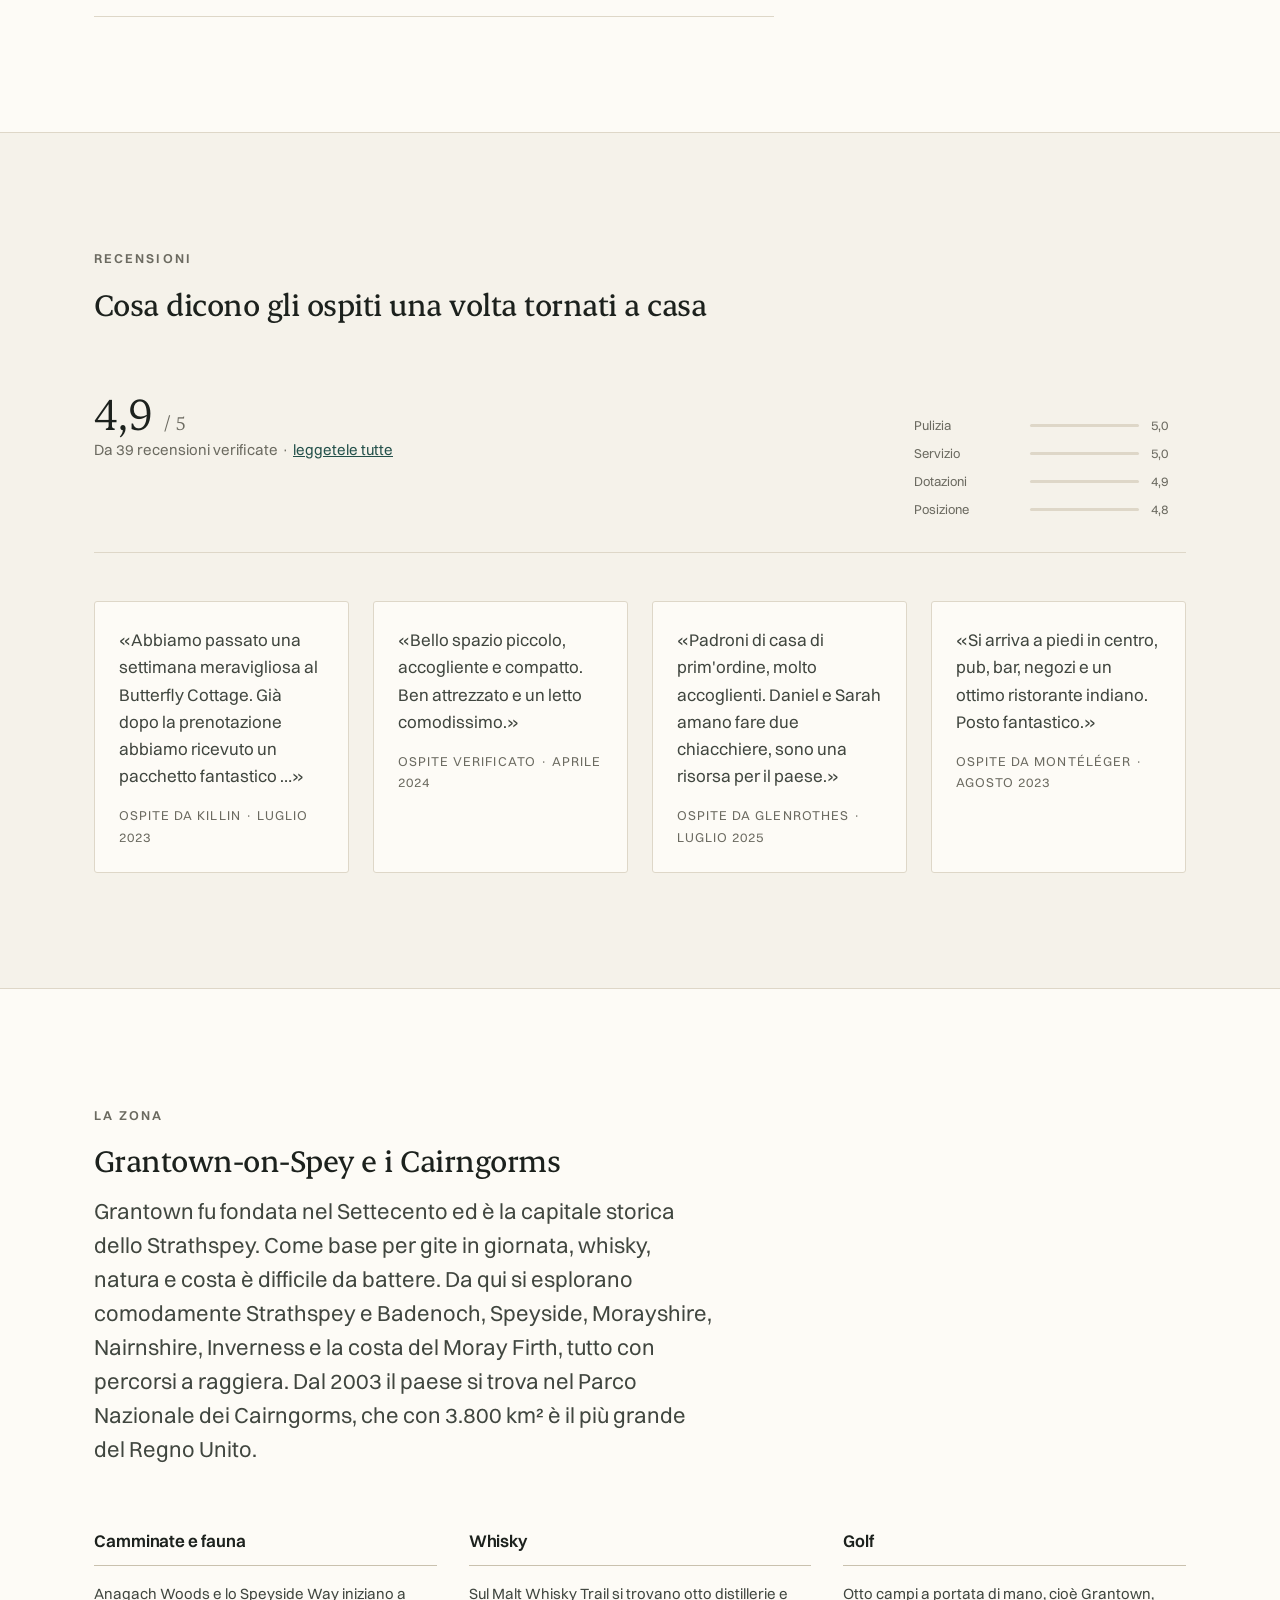
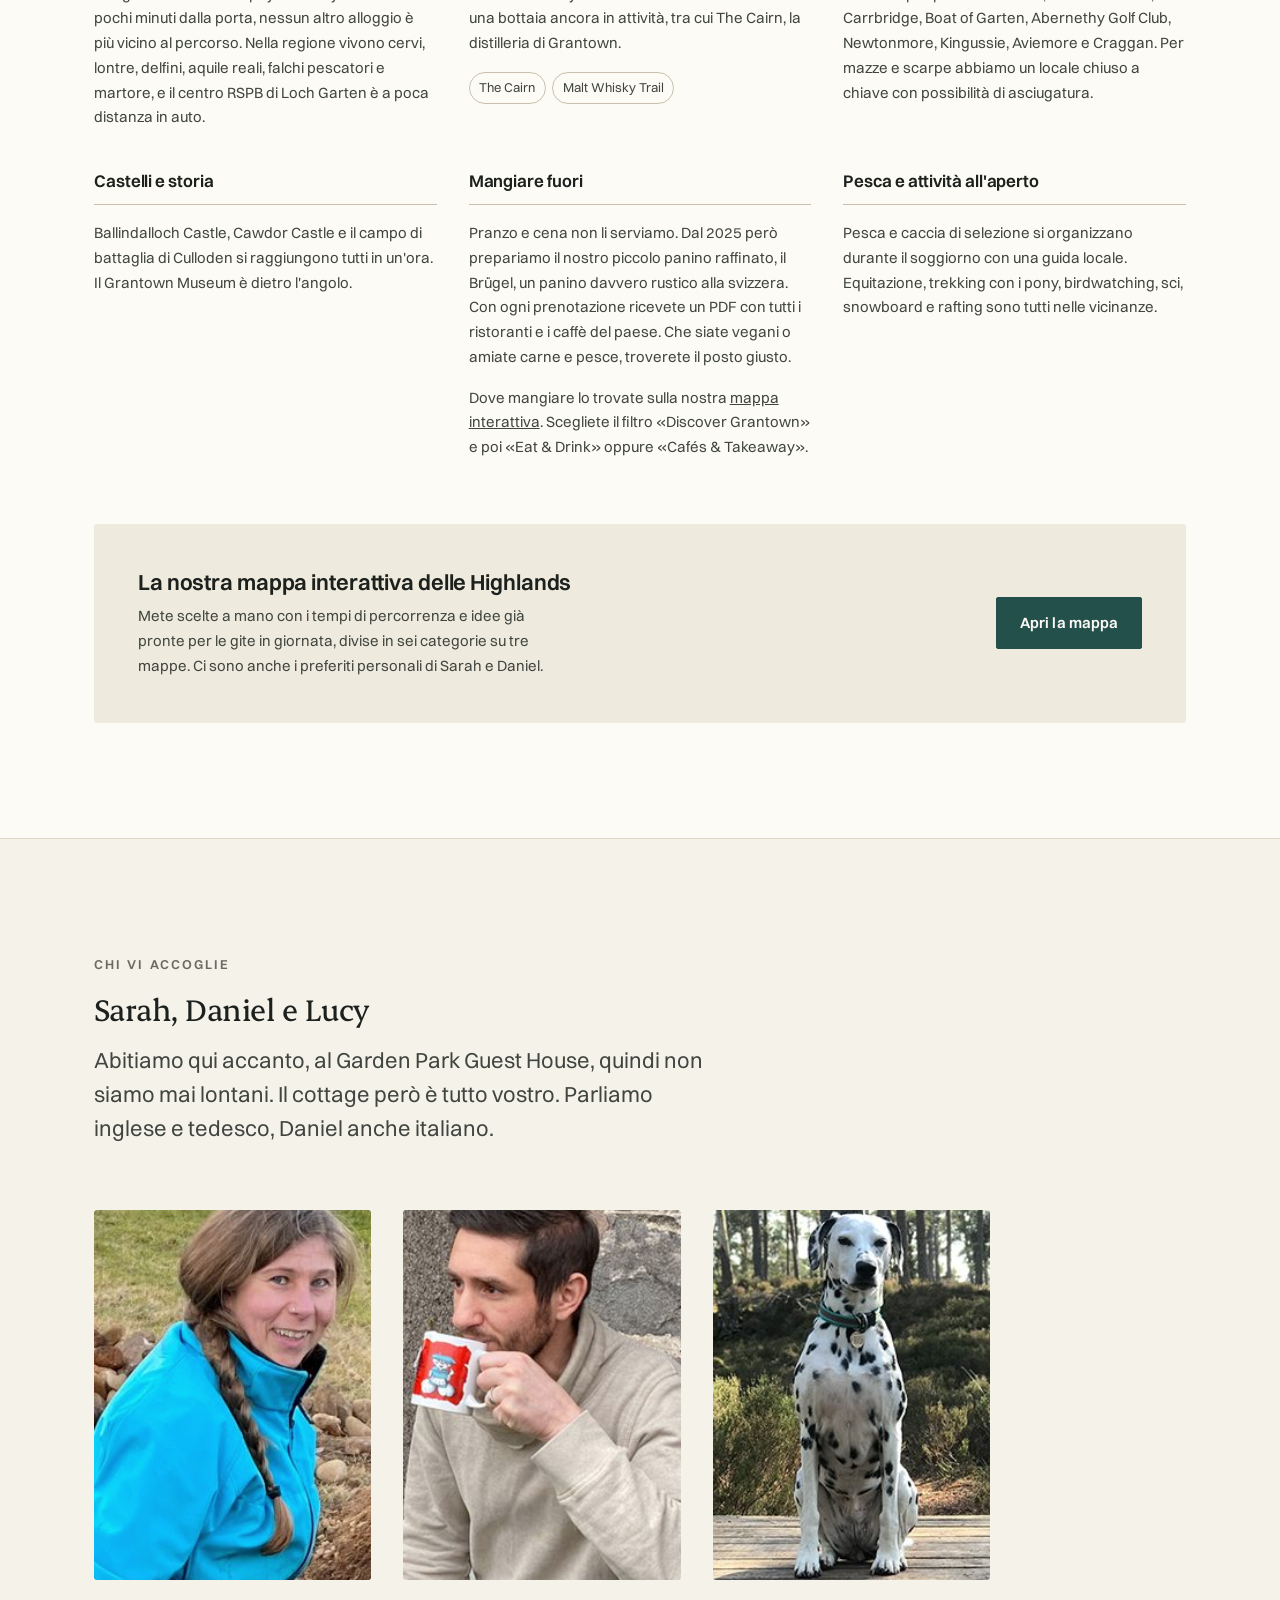
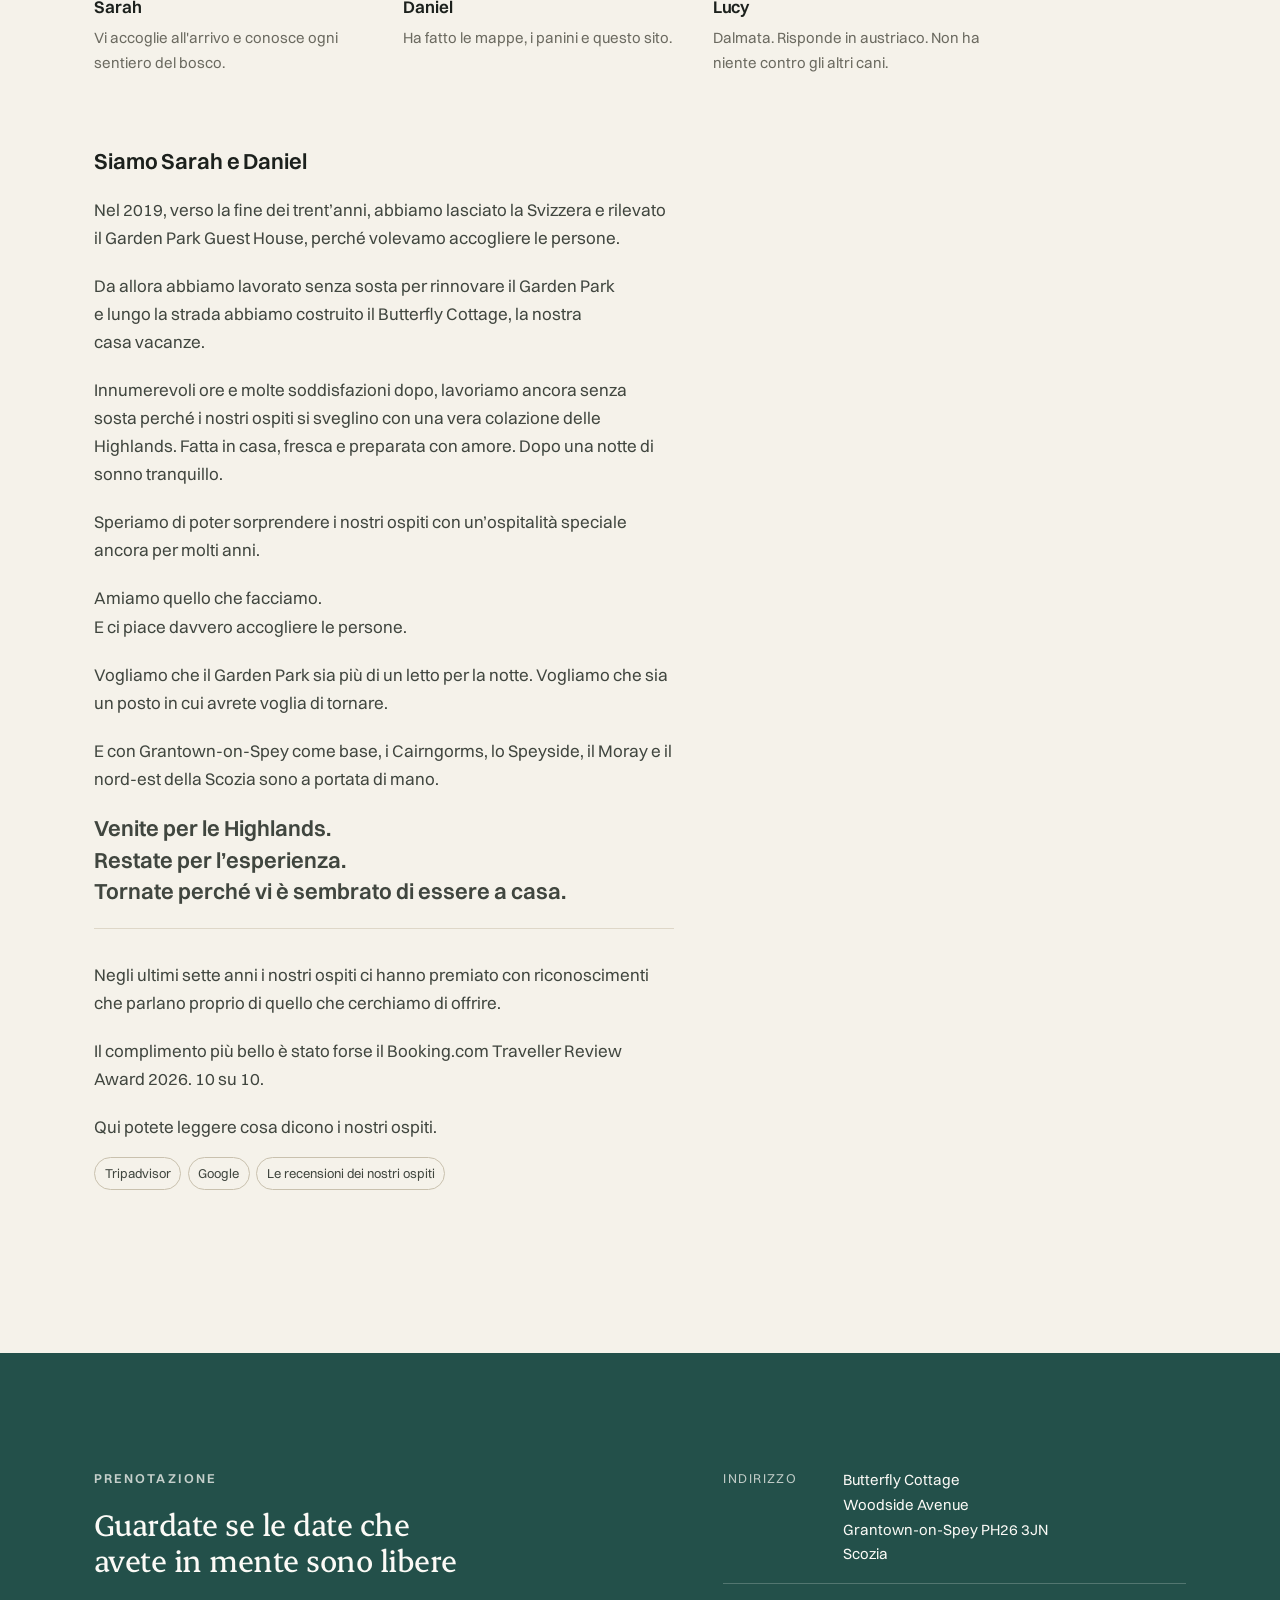
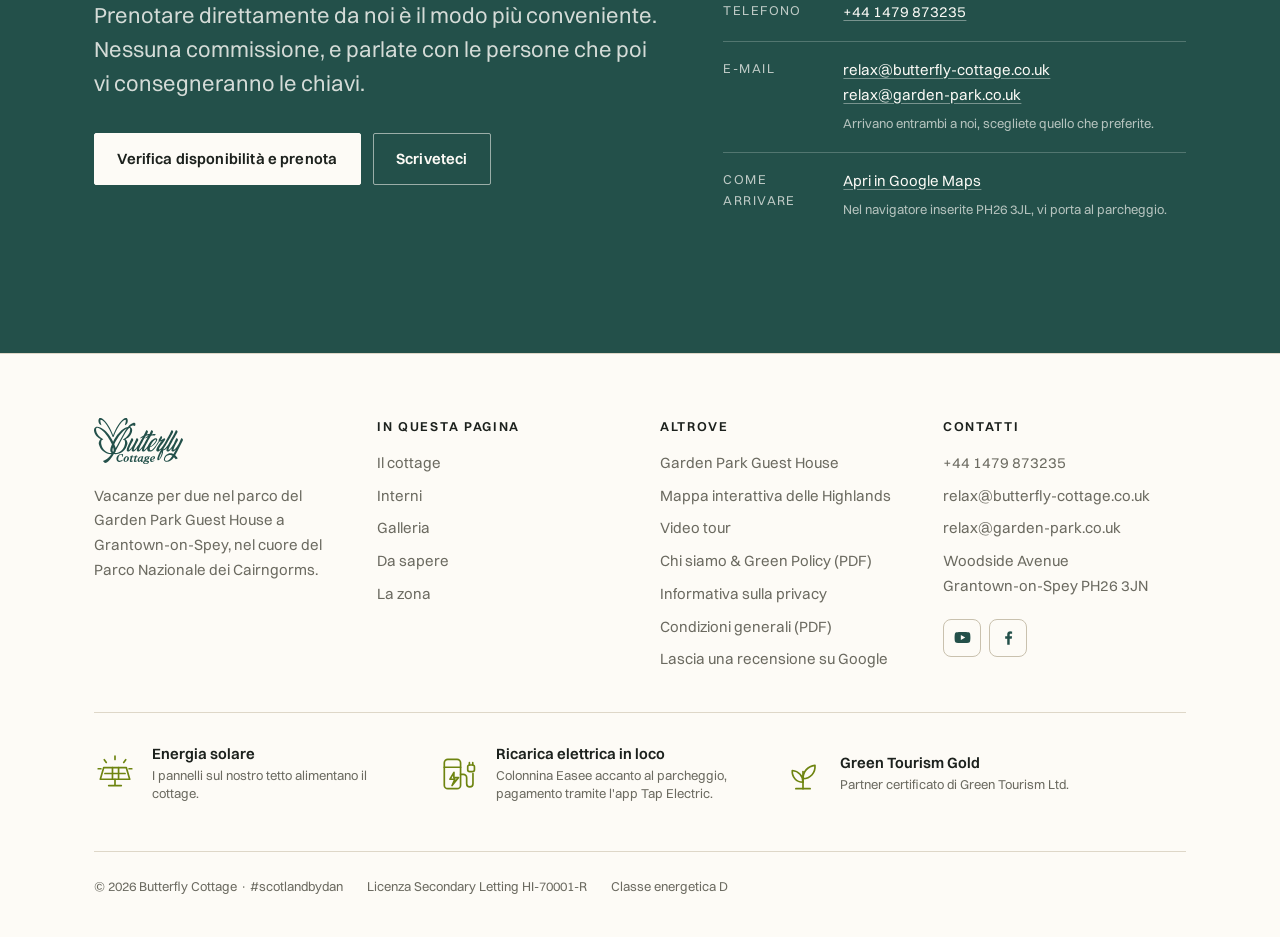
<file: it/index.html>
<!doctype html>
<html lang="it">
  <head>
    <meta charset="utf-8" />
    <meta name="viewport" content="width=device-width, initial-scale=1" />
    <title>Butterfly Cottage, casa vacanze per due nei Cairngorms</title>
    <meta
      name="description"
      content="Tranquilla casa vacanze per due a Grantown-on-Spey, Parco Nazionale dei Cairngorms. Anagach Woods e il fiume Spey a pochi minuti a piedi."
    />
    <link rel="canonical" href="https://www.butterfly-cottage.co.uk/it/" />
    <meta property="og:type" content="website" />
    <meta property="og:title" content="Butterfly Cottage, Grantown-on-Spey, Cairngorms" />
    <meta
      property="og:description"
      content="Una tranquilla casa vacanze per due nel cuore del Parco Nazionale dei Cairngorms."
    />
    <meta property="og:url" content="https://www.butterfly-cottage.co.uk/it/" />
    <meta property="og:site_name" content="Butterfly Cottage" />
    <meta property="og:image" content="https://www.butterfly-cottage.co.uk/assets/photos/share.jpg" />
    <meta property="og:image:width" content="1200" />
    <meta property="og:image:height" content="630" />
    <meta property="og:image:alt" content="Butterfly Cottage al tramonto, Grantown-on-Spey" />
    <meta name="twitter:card" content="summary_large_image" />
    <meta property="og:locale" content="it_IT" />
    <meta property="og:locale:alternate" content="en_GB" />
    <meta property="og:locale:alternate" content="de_DE" />
    <meta property="og:locale:alternate" content="nl_NL" />
    <link rel="alternate" hreflang="en" href="https://www.butterfly-cottage.co.uk/" />
    <link rel="alternate" hreflang="de" href="https://www.butterfly-cottage.co.uk/de/" />
    <link rel="alternate" hreflang="nl" href="https://www.butterfly-cottage.co.uk/nl/" />
    <link rel="alternate" hreflang="it" href="https://www.butterfly-cottage.co.uk/it/" />
    <link rel="alternate" hreflang="x-default" href="https://www.butterfly-cottage.co.uk/" />
    <meta name="theme-color" content="#23504a" />

    <link rel="icon" type="image/svg+xml" href="../assets/favicon.svg" />
    <link rel="apple-touch-icon" href="../assets/apple-touch-icon.png" />
    <link rel="stylesheet" href="../assets/site.css" />
    <link rel="preload" as="font" type="font/woff2" crossorigin
          href="../assets/fonts/Switzer-Regular.woff2" />
    <link rel="preload" as="font" type="font/woff2" crossorigin
          href="../assets/fonts/Erode-Medium.woff2" />
    <link
      rel="preload"
      as="image"
      media="(max-width: 700px)"
      imagesrcset="../assets/photos/hero-sunset-square-sm.webp 800w, ../assets/photos/hero-sunset-square.webp 1200w"
      imagesizes="100vw"
      fetchpriority="high"
    />
    <link
      rel="preload"
      as="image"
      media="(min-width: 701px)"
      imagesrcset="../assets/photos/hero-sunset-wide-sm.webp 1200w, ../assets/photos/hero-sunset-wide.webp 1920w"
      imagesizes="100vw"
      fetchpriority="high"
    />

    <script type="application/ld+json">
      {
        "@context": "https://schema.org",
        "@type": "VacationRental",
        "name": "Butterfly Cottage",
        "description": "Casa vacanze per due a Grantown-on-Spey, nel Parco Nazionale dei Cairngorms.",
        "url": "https://www.butterfly-cottage.co.uk/it/",
        "image": "https://www.butterfly-cottage.co.uk/assets/photos/hero-sunset-wide.jpg",
        "telephone": "+441479873235",
        "email": "relax@butterfly-cottage.co.uk",
        "numberOfBedrooms": 1,
        "numberOfBathroomsTotal": 1,
        "floorSize": { "@type": "QuantitativeValue", "value": 32, "unitCode": "MTK" },
        "petsAllowed": "By arrangement",
        "smokingAllowed": false,
        "address": {
          "@type": "PostalAddress",
          "streetAddress": "Woodside Avenue",
          "addressLocality": "Grantown-on-Spey",
          "addressRegion": "Highland",
          "postalCode": "PH26 3JN",
          "addressCountry": "GB"
        },
        "aggregateRating": {
          "@type": "AggregateRating",
          "ratingValue": "4.9",
          "reviewCount": "39",
          "bestRating": "5"
        }
      }
    </script>
    <script type="application/ld+json">
{
      "@context": "https://schema.org",
      "@type": "FAQPage",
      "mainEntity": [
            {
                  "@type": "Question",
                  "name": "Dove posso comprare attrezzatura da trekking come scarponi o giacche impermeabili?",
                  "acceptedAnswer": {
                        "@type": "Answer",
                        "text": "A Grantown-on-Spey consigliamo Mortimers. Trovate una vasta scelta di abbigliamento outdoor di qualità, scarponi e attrezzatura, e il personale sa di cosa parla. Mortimers serve escursionisti e pescatori dello Speyside da oltre 50 anni. Se badate al prezzo, Mountain Warehouse ad Aviemore è una buona alternativa con un ampio assortimento."
                  }
            },
            {
                  "@type": "Question",
                  "name": "Perché Grantown-on-Spey è una buona base per esplorare le Highlands?",
                  "acceptedAnswer": {
                        "@type": "Answer",
                        "text": "Grantown si trova al centro di più regioni. Da qui partite a raggiera verso lo Speyside, i Cairngorms, la costa del Moray, la zona di Inverness, lo Strathspey e l’Aberdeenshire. Molte mete distano dai 20 ai 50 minuti. Ogni giorno può offrire un paesaggio completamente diverso."
                  }
            },
            {
                  "@type": "Question",
                  "name": "Quanto dista Inverness da Grantown-on-Spey?",
                  "acceptedAnswer": {
                        "@type": "Answer",
                        "text": "Circa 52 minuti in auto, passando da Nairn oppure dalla A9. C’è anche il trasporto pubblico, tra Grantown-on-Spey e Inverness circolano autobus regolari."
                  }
            },
            {
                  "@type": "Question",
                  "name": "Cosa non dovremmo perderci nella regione?",
                  "acceptedAnswer": {
                        "@type": "Answer",
                        "text": "Se avete poco tempo consigliamo di unire Inverness, Loch Ness e lo Speyside. Avrete la capitale storica delle Highlands, il famoso paesaggio del Loch Ness e la regione del whisky più conosciuta al mondo, quindi cultura, natura e storia insieme."
                  }
            },
            {
                  "@type": "Question",
                  "name": "Vale la pena andare a Nairn?",
                  "acceptedAnswer": {
                        "@type": "Answer",
                        "text": "Senz’altro. Nairn ha una delle spiagge di sabbia più belle della zona, un bel lungomare e diversi caffè accoglienti. Nelle giornate limpide la vista sul Moray Firth è splendida e con un po’ di fortuna vedrete i delfini dalla riva."
                  }
            },
            {
                  "@type": "Question",
                  "name": "Dov’è il miglior whisky di Scozia?",
                  "acceptedAnswer": {
                        "@type": "Answer",
                        "text": "Chi lo sa. La verità è che nessuno può rispondere a questa domanda. La Scozia ha più di 140 distillerie e ognuno ha gusti diversi. Forse amate un whisky torbato delle isole, forse siete alle prime armi. In quel caso lo Speyside è uno dei posti migliori per cominciare. Fermatevi da noi e scoprite più di 50 distillerie tra Speyside e Strathspey."
                  }
            },
            {
                  "@type": "Question",
                  "name": "C’è una colonnina per l’auto elettrica?",
                  "acceptedAnswer": {
                        "@type": "Answer",
                        "text": "Sì. Il Garden Park Guest House ha una colonnina nel parcheggio. La attivate comodamente con l’app corrispondente. È in funzione dal 2022."
                  }
            },
            {
                  "@type": "Question",
                  "name": "Si arriva a piedi a ristoranti e negozi?",
                  "acceptedAnswer": {
                        "@type": "Answer",
                        "text": "Sì. Il Garden Park si trova in una via laterale tranquilla. Al centro sono circa due minuti a piedi. Ogni ristorante dista da uno a dieci minuti, diversi anche meno di quattro."
                  }
            },
            {
                  "@type": "Question",
                  "name": "Quanto dista il fiume Spey?",
                  "acceptedAnswer": {
                        "@type": "Answer",
                        "text": "Circa sette o nove minuti a piedi. Il percorso attraversa i bellissimi Anagach Woods, dove vivono scoiattoli rossi, caprioli e molti uccelli di bosco."
                  }
            },
            {
                  "@type": "Question",
                  "name": "Si riesce a fare lo Speyside Malt Whisky Trail in un giorno?",
                  "acceptedAnswer": {
                        "@type": "Answer",
                        "text": "Riuscirci si riesce. La vera domanda è se il giorno dopo ve ne ricorderete. Con tante distillerie, centri visitatori e degustazioni il tempo vola. Il nostro consiglio è visitarne meno e godersele di più. Daniel su richiesta accompagna anche fino a quattro persone. Le date si riempiono in fretta, in alta stagione prenotate almeno sei settimane prima."
                  }
            },
            {
                  "@type": "Question",
                  "name": "Si vedono davvero i delfini sulla costa del Moray?",
                  "acceptedAnswer": {
                        "@type": "Answer",
                        "text": "Sì, davvero, e non hanno mai chiesto un biglietto. Il posto migliore è Chanonry Point vicino a Fortrose. Lì i tursiopi si fanno vedere spesso, soprattutto una o due ore dopo la bassa marea. Portate un binocolo e un po’ di pazienza, ne vale la pena."
                  }
            },
            {
                  "@type": "Question",
                  "name": "Dove si richiede ufficialmente la ETA britannica?",
                  "acceptedAnswer": {
                        "@type": "Answer",
                        "text": "Richiedete la ETA solo attraverso canali ufficiali, altrimenti pagate costi inutili o finite su siti truffaldini. Ci sono due strade. Direttamente sul sito del governo gov.uk/eta/apply oppure con l’app ufficiale UK ETA da App Store o Google Play, con cui scansionate il chip biometrico del passaporto e il vostro volto. È importante che l’indirizzo finisca esattamente in .gov.uk. Altri siti sembrano identici a quelli ufficiali e applicano forti sovrapprezzi. La domanda ufficiale costa £20."
                  }
            },
            {
                  "@type": "Question",
                  "name": "Si può spillare il whisky dal rubinetto qui?",
                  "acceptedAnswer": {
                        "@type": "Answer",
                        "text": "L’abbiamo chiesto, ma alle distillerie l’idea è sembrata un po’ troppo generosa. La buona notizia è che lo Speyside è praticamente dietro casa, con distillerie famose in tutto il mondo come Glenfiddich, Macallan e Aberlour. Una visita vale la pena anche per chi di solito non beve whisky."
                  }
            },
            {
                  "@type": "Question",
                  "name": "Dove comincia davvero la natura selvaggia delle Highlands?",
                  "acceptedAnswer": {
                        "@type": "Answer",
                        "text": "Più o meno dove il vostro telefono decide di aver lavorato abbastanza per oggi. Sul serio, da qui siete in fretta in alcuni dei paesaggi più belli delle Highlands. Intorno a Inverness, nel Parco Nazionale dei Cairngorms e sulla costa del Moray vi aspettano sentieri, punti panoramici e molta aria fresca."
                  }
            }
      ]
}
    </script>
  </head>

  <body>
    <a class="skip" href="#main">Vai al contenuto</a>

    <header class="header">
      <div class="wrap header__inner">
        <a class="brand" href="#top" aria-label="Butterfly Cottage, home">
          <span class="brand__logo" aria-hidden="true"></span>
        </a>

        <nav class="nav" id="primary-nav" aria-label="Navigazione principale">
          <a href="#cottage">Il cottage</a>
          <a href="#inside">Interni</a>
          <a href="#gallery">Galleria</a>
          <a href="#stay">Da sapere</a>
          <a href="#area">La zona</a>
          <a class="nav__map" href="../grantown/grantown-map.html" target="_blank" rel="noopener">Mappa<svg viewBox="0 0 24 24" fill="none" stroke="currentColor" stroke-width="2" stroke-linecap="round" stroke-linejoin="round" aria-hidden="true"><path d="M14 4h6v6M20 4l-8.5 8.5M18 14v4a2 2 0 0 1-2 2H6a2 2 0 0 1-2-2V8a2 2 0 0 1 2-2h4" /></svg><span class="visually-hidden"> (si apre in una nuova scheda)</span></a>
          <a href="#hosts">Chi siamo</a>
        </nav>

        <div class="header__tools">
          <p class="lang" aria-label="Lingua">
            <a href="../index.html" hreflang="en">EN</a>
            <a href="../de/index.html" hreflang="de">DE</a>
            <a href="../nl/index.html" hreflang="nl">NL</a>
            <a href="index.html" aria-current="true" hreflang="it">IT</a>
          </p>
          <button class="icon-btn" data-theme-toggle aria-pressed="false" aria-label="Passa dalla modalità chiara a quella scura">
            <svg class="icon-sun" viewBox="0 0 24 24" fill="none" stroke="currentColor" stroke-width="1.7" stroke-linecap="round" aria-hidden="true">
              <circle cx="12" cy="12" r="4.2" />
              <path d="M12 2.5v2M12 19.5v2M2.5 12h2M19.5 12h2M5.2 5.2l1.4 1.4M17.4 17.4l1.4 1.4M18.8 5.2l-1.4 1.4M6.6 17.4l-1.4 1.4" />
            </svg>
            <svg class="icon-moon" viewBox="0 0 24 24" fill="none" stroke="currentColor" stroke-width="1.7" stroke-linecap="round" aria-hidden="true">
              <path d="M20 14.5A8.5 8.5 0 1 1 9.5 4a6.8 6.8 0 0 0 10.5 10.5z" />
            </svg>
          </button>
          <button class="icon-btn burger" data-burger aria-expanded="false" aria-controls="primary-nav" aria-label="Menu">
            <svg viewBox="0 0 24 24" fill="none" stroke="currentColor" stroke-width="1.8" stroke-linecap="round" aria-hidden="true">
              <path d="M4 7h16M4 12h16M4 17h16" />
            </svg>
          </button>
          <a class="btn header__cta" href="https://booking-directly.com/widgets/vrH0Qv5AZ9Wv27rptmZNQra3VJQ18zFUxabT3YHgR2fjOQ6BMHNNqZD2gFszE/" target="_blank" rel="noopener">Prenota</a>
        </div>
      </div>
    </header>

    <main id="main">
      <!-- ============================ HERO ============================ -->
      <section class="hero" id="top">
        <div class="wrap">
          <div class="hero__grid">
            <p class="eyebrow">Grantown-on-Spey · Parco Nazionale dei Cairngorms</p>
            <h1>Un cottage per due nel cuore dei Cairngorms</h1>
            <div class="hero__aside">
              <p>
                Una vacanza in un annesso dell'Ottocento ristrutturato. Una camera da letto, un
                patio privato, e Anagach Woods, il fiume Spey e la High Street a pochi minuti a
                piedi.
              </p>
              <div class="btn-row">
                <a class="btn" href="https://booking-directly.com/widgets/vrH0Qv5AZ9Wv27rptmZNQra3VJQ18zFUxabT3YHgR2fjOQ6BMHNNqZD2gFszE/" target="_blank" rel="noopener">Verifica disponibilità</a>
                <a class="btn btn--ghost" href="#gallery">Guarda il cottage</a>
              </div>
            </div>
          </div>
        </div>
        <div class="hero__band">
          <picture>
            <source
              media="(max-width: 700px)"
              type="image/webp"
              srcset="../assets/photos/hero-sunset-square-sm.webp 800w, ../assets/photos/hero-sunset-square.webp 1200w"
              sizes="100vw"
            />
            <source
              media="(max-width: 700px)"
              srcset="../assets/photos/hero-sunset-square-sm.jpg 800w, ../assets/photos/hero-sunset-square.jpg 1200w"
              sizes="100vw"
            />
            <source
              type="image/webp"
              srcset="../assets/photos/hero-sunset-wide-sm.webp 1200w, ../assets/photos/hero-sunset-wide.webp 1920w"
              sizes="100vw"
            />
            <img
              src="../assets/photos/hero-sunset-wide.jpg"
              alt="Butterfly Cottage al tramonto, il frontone rivestito in larice con l’insegna Butterfly Cottage sotto un cielo striato d’arancio"
              width="1920"
              height="800"
              fetchpriority="high"
            />
          </picture>
          <p class="hero__season">Autunno in Woodside Avenue</p>
        </div>
      </section>

      <!-- ============================ FACTS ============================ -->
      <div class="facts">
        <div class="wrap">
          <ul>
            <li><span class="facts__k">Posti letto</span><span class="facts__v">2 + 2 bambini</span></li>
            <li><span class="facts__k">Camera</span><span class="facts__v">1 matrimoniale</span></li>
            <li><span class="facts__k">Bagno</span><span class="facts__v">1 privato</span></li>
            <li><span class="facts__k">Superficie</span><span class="facts__v">32&nbsp;m²</span></li>
            <li><span class="facts__k">Cani</span><span class="facts__v">Su richiesta</span></li>
            <li><span class="facts__k">Parcheggio</span><span class="facts__v">Privato, ricarica</span></li>
            <li><span class="facts__k">Aperto</span><span class="facts__v">Tutto l'anno</span></li>
          </ul>
        </div>
      </div>

      <!-- ============================ WELCOME ============================ -->
      <section id="cottage">
        <div class="wrap split split--wide-text">
          <div class="reveal">
            <p class="eyebrow">Benvenuti</p>
            <h2 style="margin-top: var(--space-4)">Qui ogni passeggiata ha la sua magia</h2>
            <div class="prose" style="margin-top: var(--space-6)">
              <p class="lede">
                Benvenuti nelle Highlands scozzesi. Nel bel mezzo si trova Grantown-on-Spey, una
                splendida cittadina sul fiume Spey.
              </p>
              <p>
                La zona invita a lunghe passeggiate senza fretta lungo il fiume e tra le pinete.
                Ognuna ha la sua magia. Godetevela e passate la vostra vacanza da noi, in una
                casa piccola e accogliente pensata per due, con tutto quello che vi serve e
                niente che non vi serva.
              </p>
              <p>
                Se invece preferite farvi coccolare e svegliarvi con la colazione pronta, la
                camera giusta è qui accanto, al
                <a href="https://www.garden-park.co.uk/" target="_blank" rel="noopener">Garden Park Guest House</a>.
              </p>
            </div>
          </div>
          <figure class="reveal" style="margin: 0">
            <div class="frame">
              <picture>
                <source type="image/webp" srcset="../assets/photos/terrace-sm.webp 800w, ../assets/photos/terrace.webp 900w" sizes="(min-width: 900px) 45vw, 92vw" />
                <img src="../assets/photos/terrace.jpg" alt="Tavolo e panca in teak sul patio in ghiaia accanto al frontone bianco del cottage, foglie autunnali a terra" width="900" height="675" loading="lazy" />
              </picture>
            </div>
            <figcaption class="caption">Il vostro patio privato, sul lato tranquillo del giardino.</figcaption>
          </figure>
        </div>
      </section>

      <!-- ============================ HISTORY ============================ -->
      <section style="padding-top: 0">
        <div class="wrap split split--reverse">
          <figure class="reveal" style="margin: 0">
            <div class="frame frame--portrait">
              <picture>
                <source type="image/webp" srcset="../assets/photos/doors-sm.webp 600w, ../assets/photos/doors.webp 675w" sizes="(min-width: 900px) 45vw, 92vw" />
                <img src="../assets/photos/doors.jpg" alt="Vista interna verso le porte finestre del giardino, con poltrona color prugna, tappeto e lucernario sopra" width="675" height="900" loading="lazy" />
              </picture>
            </div>
          </figure>
          <div class="reveal">
            <p class="eyebrow">Un garage, una sala esercitazioni, una lavanderia</p>
            <h2 style="margin-top: var(--space-4)">Costruito tra il 1754 e il 1868</h2>
            <div class="prose" style="margin-top: var(--space-6)">
              <p>
                Il cottage era il garage della prima casa di Woodside Avenue. Più tardi l'esercito
                territoriale lo usò come prima sala esercitazioni del paese, e per un periodo fu
                anche lavanderia. Oggi è elegante ma familiare, e sta tranquillo in un giardino
                ben curato di circa 2000 metri quadrati.
              </p>
              <p>
                Il campo da golf di Grantown, il sentiero lungo lo Spey e le pinete di Anagach
                Woods sono tutti vicinissimi. Alla High Street, con i suoi negozi a conduzione
                familiare, ristoranti e pub, si arriva in un paio di minuti. Grantown fa parte
                del Parco Nazionale dei Cairngorms.
              </p>
            </div>
            <figure class="pullquote">
              <p>«Un vecchio garage ristrutturato a un livello altissimo, con impianto di riscaldamento moderno e un design pieno di idee.»</p>
              <cite>Ospite da Wymondham · aprile 2024</cite>
            </figure>
          </div>
        </div>
      </section>

      <!-- ============================ INSIDE ============================ -->
      <section id="inside" style="background: var(--surface); border-block: 1px solid var(--line)">
        <div class="wrap">
          <div class="section-head reveal">
            <p class="eyebrow">Interni</p>
            <h2>Trentadue metri quadrati, pensati per bene</h2>
            <p class="lede">
              Una camera matrimoniale con doccia walk-in privata e uno spazio giorno open space
              con cucina, tavolo da pranzo e zona salotto. Spese di riscaldamento, elettricità, biancheria e asciugamani sono compresi nel prezzo.
            </p>
          </div>

          <div class="amenities reveal">
            <div class="amenity">
              <h3>
                <svg viewBox="0 0 24 24" fill="none" stroke="currentColor" stroke-width="1.6" stroke-linecap="round" aria-hidden="true"><path d="M3 18v-5a2 2 0 0 1 2-2h14a2 2 0 0 1 2 2v5M3 18h18M6 11V8a2 2 0 0 1 2-2h8a2 2 0 0 1 2 2v3" /></svg>
                Dormire
              </h3>
              <ul>
                <li>Letto matrimoniale con struttura in legno</li>
                <li>Divano letto per un massimo di due bambini (max 10 anni)</li>
                <li>Biancheria e asciugamani compresi</li>
                <li>Biancheria o asciugamani in più su richiesta</li>
                <li>Finestre insonorizzate</li>
              </ul>
            </div>

            <div class="amenity">
              <h3>
                <svg viewBox="0 0 24 24" fill="none" stroke="currentColor" stroke-width="1.6" stroke-linecap="round" aria-hidden="true"><path d="M8 3v8a3 3 0 0 0 6 0V3M11 11v10M17 3c1.6 1.2 2.4 3 2.4 5.4 0 1.9-.8 3.2-2.4 3.9V21" /></svg>
                Cucina
              </h3>
              <ul>
                <li>Forno combinato e piano in vetroceramica</li>
                <li>Microonde e frigorifero con congelatore</li>
                <li>Lavastoviglie</li>
                <li>Bollitore, tostapane, macchina per il caffè</li>
                <li>Stoviglie, bicchieri e posate</li>
                <li>Tavolo da pranzo per due</li>
              </ul>
            </div>

            <div class="amenity">
              <h3>
                <svg viewBox="0 0 24 24" fill="none" stroke="currentColor" stroke-width="1.6" stroke-linecap="round" aria-hidden="true"><path d="M4 12h16v3a4 4 0 0 1-4 4H8a4 4 0 0 1-4-4v-3ZM7 12V6.5A2.5 2.5 0 0 1 9.5 4c1.4 0 2.5 1.1 2.5 2.5M17 8h.01" /></svg>
                Bagno
              </h3>
              <ul>
                <li>Doccia walk-in nel bagno privato</li>
                <li>Lavabo e WC</li>
                <li>Accappatoi a disposizione</li>
                <li>Prodotti da bagno</li>
                <li>Asciugacapelli</li>
              </ul>
            </div>

            <div class="amenity">
              <h3>
                <svg viewBox="0 0 24 24" fill="none" stroke="currentColor" stroke-width="1.6" stroke-linecap="round" aria-hidden="true"><path d="M12 3v3M12 18v3M4.2 7.5l2.6 1.5M17.2 15l2.6 1.5M4.2 16.5l2.6-1.5M17.2 9l2.6-1.5" /><circle cx="12" cy="12" r="3.2" /></svg>
                Comfort
              </h3>
              <ul>
                <li>Riscaldamento centralizzato, corrente compresa</li>
                <li>Smart TV con canali via cavo</li>
                <li>Wi-Fi gratuito in tutta la casa</li>
                <li>Ventilatore a piantana per le giornate calde</li>
                <li>In tutto il cottage non si fuma</li>
                <li>Pacchetto di benvenuto all'arrivo</li>
              </ul>
            </div>

            <div class="amenity">
              <h3>
                <svg viewBox="0 0 24 24" fill="none" stroke="currentColor" stroke-width="1.6" stroke-linecap="round" aria-hidden="true"><path d="M12 21c4-3.5 6-6.6 6-9.6A6 6 0 0 0 6 11.4C6 14.4 8 17.5 12 21Z" /><circle cx="12" cy="11" r="2.2" /></svg>
                Fuori
              </h3>
              <ul>
                <li>Patio privato con tavolo e sedie</li>
                <li>Giardino di 12&nbsp;per 4&nbsp;metri, non recintato</li>
                <li>Ampio parcheggio privato</li>
                <li>Locale asciugatura in comune</li>
                <li>Colonnina Easee per auto elettriche, a pagamento</li>
                <li>Circa 2000 metri quadrati di giardino in comune</li>
              </ul>
            </div>
          </div>
        </div>
      </section>

      <!-- ============================ GALLERY ============================ -->
      <section id="gallery">
        <div class="wrap">
          <div class="section-head reveal">
            <p class="eyebrow">Galleria</p>
            <h2>Date un'occhiata</h2>
            <p class="lede">Toccate una foto per vederla più grande.</p>
          </div>

          <div class="gallery reveal">
            <button class="shot" data-full="../assets/photos/dining.jpg" aria-label="Ingrandisci la foto, tavolo da pranzo accanto alla cucina">
              <picture>
                <source type="image/webp" srcset="../assets/photos/dining-sm.webp" />
                <img src="../assets/photos/dining-sm.jpg" alt="Tavolo da pranzo in legno per due accanto alla cucina, con televisore a parete" width="800" height="600" loading="lazy" />
              </picture>
            </button>
            <button class="shot" data-full="../assets/photos/bedroom.jpg" aria-label="Ingrandisci la foto, camera con letto in legno">
              <picture>
                <source type="image/webp" srcset="../assets/photos/bedroom-sm.webp" />
                <img src="../assets/photos/bedroom-sm.jpg" alt="Camera con letto in legno, cuscini color petrolio e una lampada a parete accanto all'armadio" width="800" height="600" loading="lazy" />
              </picture>
            </button>
            <button class="shot" data-full="../assets/photos/kitchen.jpg" aria-label="Ingrandisci la foto, cucina">
              <picture>
                <source type="image/webp" srcset="../assets/photos/kitchen-sm.webp" />
                <img src="../assets/photos/kitchen-sm.jpg" alt="Cucina con ante bianche, piano in vetroceramica, cappa in acciaio e paraschizzi scuro a motivi" width="800" height="600" loading="lazy" />
              </picture>
            </button>
            <button class="shot" data-full="../assets/photos/bath-shower.jpg" aria-label="Ingrandisci la foto, doccia del bagno">
              <picture>
                <source type="image/webp" srcset="../assets/photos/bath-shower-sm.webp" />
                <img src="../assets/photos/bath-shower-sm.jpg" alt="Doccia walk-in con porta in vetro, lavabo e WC nel bagno privato" width="600" height="800" loading="lazy" />
              </picture>
            </button>
            <button class="shot" data-full="../assets/photos/open-plan.jpg" aria-label="Ingrandisci la foto, spazio giorno open space">
              <picture>
                <source type="image/webp" srcset="../assets/photos/open-plan-sm.webp" />
                <img src="../assets/photos/open-plan-sm.jpg" alt="Spazio giorno open space visto dalla cucina, con tavolo da pranzo, zona notte e porte del giardino" width="600" height="800" loading="lazy" />
              </picture>
            </button>
            <button class="shot" data-full="../assets/photos/hall.jpg" aria-label="Ingrandisci la foto, ingresso">
              <picture>
                <source type="image/webp" srcset="../assets/photos/hall-sm.webp" />
                <img src="../assets/photos/hall-sm.jpg" alt="Ingresso con appendiabiti, divano letto color prugna e tre stampe di farfalle incorniciate alla parete" width="800" height="600" loading="lazy" />
              </picture>
            </button>
            <button class="shot" data-full="../assets/photos/bath-basin.jpg" aria-label="Ingrandisci la foto, lavabo del bagno">
              <picture>
                <source type="image/webp" srcset="../assets/photos/bath-basin-sm.webp" />
                <img src="../assets/photos/bath-basin-sm.jpg" alt="Lavabo del bagno con mobile a specchio sopra e parete scura effetto pietra" width="600" height="800" loading="lazy" />
              </picture>
            </button>
            <button class="shot" data-full="../assets/photos/bedroom-2.jpg" aria-label="Ingrandisci la foto, camera con lampade da lettura">
              <picture>
                <source type="image/webp" srcset="../assets/photos/bedroom-2-sm.webp" />
                <img src="../assets/photos/bedroom-2-sm.jpg" alt="Camera vista dai piedi del letto, con lampade da lettura accese ai due lati" width="600" height="800" loading="lazy" />
              </picture>
            </button>
            <button class="shot" data-full="../assets/photos/garden.jpg" aria-label="Ingrandisci la foto, giardino davanti al cottage">
              <picture>
                <source type="image/webp" srcset="../assets/photos/garden-sm.webp" />
                <img src="../assets/photos/garden-sm.jpg" alt="Prato e panchina davanti al frontone bianco del cottage in una mattina d'autunno" width="800" height="600" loading="lazy" />
              </picture>
            </button>
            <button class="shot" data-full="../assets/photos/bed-window.jpg" aria-label="Ingrandisci la foto, letto accanto alla finestra">
              <picture>
                <source type="image/webp" srcset="../assets/photos/bed-window-sm.webp" />
                <img src="../assets/photos/bed-window-sm.jpg" alt="Letto accanto alla finestra, con una porta in legno massello e cuscini color petrolio" width="600" height="800" loading="lazy" />
              </picture>
            </button>
          </div>

          <div class="reveal" style="margin-top: clamp(3rem, 6vw, 5rem)">
            <div class="split">
              <div>
                <h3>Un video tour del cottage</h3>
                <p class="prose" style="margin-top: var(--space-4); color: var(--ink-soft)">
                  Tre minuti dalla porta d'ingresso al patio, così sapete esattamente cosa state
                  prenotando. Il video si carica solo quando premete play.
                </p>
              </div>
              <button class="video" data-video="U91UYJeSr7w" data-video-title="Butterfly Cottage, video tour" aria-label="Riproduci il video tour di Butterfly Cottage">
                <img src="../assets/photos/hero-winter-sm.jpg" alt="Il cottage sotto la neve, con il tetto in ardesia e il rivestimento in larice imbiancati" width="1200" height="313" loading="lazy" />
                <span class="video__play"
                  ><span
                    ><svg viewBox="0 0 24 24" fill="currentColor" aria-hidden="true"><path d="M8 5.5v13l11-6.5z" /></svg></span
                ></span>
              </button>
            </div>
          </div>
        </div>
      </section>

      <!-- ============================ GOOD TO KNOW ============================ -->
      <section id="stay" class="know">
        <div class="wrap">
          <div class="section-head reveal">
            <p class="eyebrow">Da sapere</p>
            <h2>Tutto quello che serve sapere prima</h2>
            <p class="lede">
              Nessuna sorpresa e nessuna clausola nascosta in fondo a un PDF. Se c'è qualcosa da
              chiarire, chiamateci o scriveteci.
            </p>
          </div>

          <dl class="reveal">
            <div class="know__row"><dt>Arrivo</dt><dd>Dalle 16 alle 19. Sarah o Daniel vi consegnano le chiavi al Garden Park Guest House, a 30&nbsp;metri. Portate un documento d'identità o la conferma di prenotazione. Nel cottage vi aspetta il pacchetto di benvenuto, pronto per la prima colazione.</dd></div>
            <div class="know__row"><dt>Partenza</dt><dd>Entro le 9.30.</dd></div>
            <div class="know__row"><dt>Soggiorno minimo</dt><dd>Varia secondo le date, spesso tre notti. Il calendario di prenotazione mostra il minimo per le date scelte.</dd></div>
            <div class="know__row"><dt>Ospiti</dt><dd>Due adulti e fino a due bambini (max 10 anni) sul divano letto.</dd></div>
            <div class="know__row"><dt>Cani</dt><dd>Benvenuti su richiesta. La tariffa è di £39 a prenotazione e a settimana.</dd></div>
            <div class="know__row"><dt>Compreso</dt><dd>Spese di riscaldamento, elettricità e acqua, biancheria e asciugamani.</dd></div>
            <div class="know__row"><dt>Cambio biancheria extra</dt><dd>£30 per ogni cambio aggiuntivo di biancheria e asciugamani.</dd></div>
            <div class="know__row"><dt>Pulizia straordinaria</dt><dd>£95, addebitati solo se il cottage richiede più di un normale riassetto.</dd></div>
            <div class="know__row"><dt>Pagamento</dt><dd>Un acconto del 23 per cento dell’importo conferma la prenotazione, il saldo è dovuto 21 giorni prima dell’arrivo. Accettiamo bonifico bancario, Visa e Mastercard.</dd></div>
            <div class="know__row"><dt>Cancellazione</dt><dd>Vi consigliamo vivamente un’assicurazione di viaggio. Per una cancellazione 28 giorni o più prima dell’arrivo viene addebitato l’8,6 per cento del soggiorno, per una cancellazione successiva il 68 per cento. Chi non si presenta o accorcia il soggiorno dopo l’arrivo paga l’intero importo. Il testo completo è nelle nostre <a href="../assets/pdf/terms-and-conditions.pdf" target="_blank" rel="noopener" class="link-strong">condizioni di cancellazione</a>.</dd></div>
            <div class="know__row"><dt>Fumo</dt><dd>In tutto il cottage non si fuma e non si svapa. Vi preghiamo di non manomettere i rilevatori di fumo.</dd></div>
            <div class="know__row"><dt>Auto elettriche</dt><dd>Colonnina Easee in loco, pagamento tramite l'app Tap Electric. La ricarica non è compresa nel prezzo.</dd></div>
            <div class="know__row"><dt>Lavanderia</dt><dd>La lavanderia self service Wash.ME in Spey Avenue 39 è a due minuti a piedi ed è aperta 24 ore su 24.</dd></div>
            <div class="know__row"><dt>Certificazione</dt><dd>Gold Standard di Green Tourism Ltd per il nostro impegno ambientale. Classe energetica D.</dd></div>
          </dl>

          <div class="faq reveal">
            <h3>Domande frequenti</h3>
            <details class="faq__item">
              <summary>Dove posso comprare attrezzatura da trekking come scarponi o giacche impermeabili?</summary>
              <p class="faq__answer">A Grantown-on-Spey consigliamo Mortimers. Trovate una vasta scelta di abbigliamento outdoor di qualità, scarponi e attrezzatura, e il personale sa di cosa parla. Mortimers serve escursionisti e pescatori dello Speyside da oltre 50 anni. Se badate al prezzo, Mountain Warehouse ad Aviemore è una buona alternativa con un ampio assortimento.</p>
            </details>
            <details class="faq__item">
              <summary>Perché Grantown-on-Spey è una buona base per esplorare le Highlands?</summary>
              <p class="faq__answer">Grantown si trova al centro di più regioni. Da qui partite a raggiera verso lo Speyside, i Cairngorms, la costa del Moray, la zona di Inverness, lo Strathspey e l’Aberdeenshire. Molte mete distano dai 20 ai 50 minuti. Ogni giorno può offrire un paesaggio completamente diverso.</p>
            </details>
            <details class="faq__item">
              <summary>Quanto dista Inverness da Grantown-on-Spey?</summary>
              <p class="faq__answer">Circa 52 minuti in auto, passando da Nairn oppure dalla A9. C’è anche il trasporto pubblico, tra Grantown-on-Spey e Inverness circolano autobus regolari.</p>
            </details>
            <details class="faq__item">
              <summary>Cosa non dovremmo perderci nella regione?</summary>
              <p class="faq__answer">Se avete poco tempo consigliamo di unire Inverness, Loch Ness e lo Speyside. Avrete la capitale storica delle Highlands, il famoso paesaggio del Loch Ness e la regione del whisky più conosciuta al mondo, quindi cultura, natura e storia insieme.</p>
            </details>
            <details class="faq__item">
              <summary>Vale la pena andare a Nairn?</summary>
              <p class="faq__answer">Senz’altro. Nairn ha una delle spiagge di sabbia più belle della zona, un bel lungomare e diversi caffè accoglienti. Nelle giornate limpide la vista sul Moray Firth è splendida e con un po’ di fortuna vedrete i delfini dalla riva.</p>
            </details>
            <details class="faq__item">
              <summary>Dov’è il miglior whisky di Scozia?</summary>
              <p class="faq__answer">Chi lo sa. La verità è che nessuno può rispondere a questa domanda. La Scozia ha più di 140 distillerie e ognuno ha gusti diversi. Forse amate un whisky torbato delle isole, forse siete alle prime armi. In quel caso lo Speyside è uno dei posti migliori per cominciare. Fermatevi da noi e scoprite più di 50 distillerie tra Speyside e Strathspey.</p>
            </details>
            <details class="faq__item">
              <summary>C’è una colonnina per l’auto elettrica?</summary>
              <p class="faq__answer">Sì. Il Garden Park Guest House ha una colonnina nel parcheggio. La attivate comodamente con l’app corrispondente. È in funzione dal 2022.</p>
            </details>
            <details class="faq__item">
              <summary>Si arriva a piedi a ristoranti e negozi?</summary>
              <p class="faq__answer">Sì. Il Garden Park si trova in una via laterale tranquilla. Al centro sono circa due minuti a piedi. Ogni ristorante dista da uno a dieci minuti, diversi anche meno di quattro.</p>
            </details>
            <details class="faq__item">
              <summary>Quanto dista il fiume Spey?</summary>
              <p class="faq__answer">Circa sette o nove minuti a piedi. Il percorso attraversa i bellissimi Anagach Woods, dove vivono scoiattoli rossi, caprioli e molti uccelli di bosco.</p>
            </details>
            <details class="faq__item">
              <summary>Si riesce a fare lo Speyside Malt Whisky Trail in un giorno?</summary>
              <p class="faq__answer">Riuscirci si riesce. La vera domanda è se il giorno dopo ve ne ricorderete. Con tante distillerie, centri visitatori e degustazioni il tempo vola. Il nostro consiglio è visitarne meno e godersele di più. Daniel su richiesta accompagna anche fino a quattro persone. Le date si riempiono in fretta, in alta stagione prenotate almeno sei settimane prima.</p>
            </details>
            <details class="faq__item">
              <summary>Si vedono davvero i delfini sulla costa del Moray?</summary>
              <p class="faq__answer">Sì, davvero, e non hanno mai chiesto un biglietto. Il posto migliore è Chanonry Point vicino a Fortrose. Lì i tursiopi si fanno vedere spesso, soprattutto una o due ore dopo la bassa marea. Portate un binocolo e un po’ di pazienza, ne vale la pena.</p>
            </details>
            <details class="faq__item">
              <summary>Dove si richiede ufficialmente la ETA britannica?</summary>
              <p class="faq__answer">Richiedete la ETA solo attraverso canali ufficiali, altrimenti pagate costi inutili o finite su siti truffaldini. Ci sono due strade. Direttamente sul sito del governo gov.uk/eta/apply oppure con l’app ufficiale UK ETA da App Store o Google Play, con cui scansionate il chip biometrico del passaporto e il vostro volto. È importante che l’indirizzo finisca esattamente in .gov.uk. Altri siti sembrano identici a quelli ufficiali e applicano forti sovrapprezzi. La domanda ufficiale costa £20.</p>
            </details>
            <details class="faq__item">
              <summary>Si può spillare il whisky dal rubinetto qui?</summary>
              <p class="faq__answer">L’abbiamo chiesto, ma alle distillerie l’idea è sembrata un po’ troppo generosa. La buona notizia è che lo Speyside è praticamente dietro casa, con distillerie famose in tutto il mondo come Glenfiddich, Macallan e Aberlour. Una visita vale la pena anche per chi di solito non beve whisky.</p>
            </details>
            <details class="faq__item">
              <summary>Dove comincia davvero la natura selvaggia delle Highlands?</summary>
              <p class="faq__answer">Più o meno dove il vostro telefono decide di aver lavorato abbastanza per oggi. Sul serio, da qui siete in fretta in alcuni dei paesaggi più belli delle Highlands. Intorno a Inverness, nel Parco Nazionale dei Cairngorms e sulla costa del Moray vi aspettano sentieri, punti panoramici e molta aria fresca.</p>
            </details>
          </div>
        </div>
      </section>

      <!-- ============================ REVIEWS ============================ -->
      <section>
        <div class="wrap">
          <div class="section-head reveal">
            <p class="eyebrow">Recensioni</p>
            <h2>Cosa dicono gli ospiti una volta tornati a casa</h2>
          </div>

          <div class="score reveal">
            <div>
              <p class="score__big">4,9 <span style="font-size: var(--text-lg); color: var(--muted)">/ 5</span></p>
              <p class="score__meta">
                Da 39 recensioni verificate ·
                <a href="https://www.freetobook.com/reviews/all?w_id=44186&amp;w_tkn=vrH0Qv5AZ9Wv27rptmZNQra3VJQ18zFUxabT3YHgR2fjOQ6BMHNNqZD2gFszE" target="_blank" rel="noopener" style="color: var(--primary)">leggetele tutte</a>
              </p>
            </div>
            <div class="score__bars">
              <p class="score__bar"><span>Pulizia</span><span class="score__track"><span class="score__fill" style="width: 100%"></span></span><span>5,0</span></p>
              <p class="score__bar"><span>Servizio</span><span class="score__track"><span class="score__fill" style="width: 100%"></span></span><span>5,0</span></p>
              <p class="score__bar"><span>Dotazioni</span><span class="score__track"><span class="score__fill" style="width: 98%"></span></span><span>4,9</span></p>
              <p class="score__bar"><span>Posizione</span><span class="score__track"><span class="score__fill" style="width: 96%"></span></span><span>4,8</span></p>
            </div>
          </div>

          <div class="quotes reveal">
            <figure class="quote">
              <blockquote>«Abbiamo passato una settimana meravigliosa al Butterfly Cottage. Già dopo la prenotazione abbiamo ricevuto un pacchetto fantastico …»</blockquote>
              <figcaption>Ospite da Killin · luglio 2023</figcaption>
            </figure>
            <figure class="quote">
              <blockquote>«Bello spazio piccolo, accogliente e compatto. Ben attrezzato e un letto comodissimo.»</blockquote>
              <figcaption>Ospite verificato · aprile 2024</figcaption>
            </figure>
            <figure class="quote">
              <blockquote>«Padroni di casa di prim'ordine, molto accoglienti. Daniel e Sarah amano fare due chiacchiere, sono una risorsa per il paese.»</blockquote>
              <figcaption>Ospite da Glenrothes · luglio 2025</figcaption>
            </figure>
            <figure class="quote">
              <blockquote>«Si arriva a piedi in centro, pub, bar, negozi e un ottimo ristorante indiano. Posto fantastico.»</blockquote>
              <figcaption>Ospite da Montéléger · agosto 2023</figcaption>
            </figure>
          </div>
        </div>
      </section>

      <!-- ============================ AREA ============================ -->
      <section id="area" style="background: var(--surface); border-block: 1px solid var(--line)">
        <div class="wrap">
          <div class="section-head reveal">
            <p class="eyebrow">La zona</p>
            <h2>Grantown-on-Spey e i Cairngorms</h2>
            <p class="lede">
              Grantown fu fondata nel Settecento ed è la capitale storica dello Strathspey. Come
              base per gite in giornata, whisky, natura e costa è difficile da battere. Da qui si
              esplorano comodamente Strathspey e Badenoch, Speyside, Morayshire, Nairnshire,
              Inverness e la costa del Moray Firth, tutto con percorsi a raggiera. Dal 2003 il
              paese si trova nel Parco Nazionale dei Cairngorms, che con 3.800&nbsp;km² è il più
              grande del Regno Unito.
            </p>
          </div>

          <div class="area reveal">
            <div class="area__block">
              <h3>Camminate e fauna</h3>
              <p>
                Anagach Woods e lo Speyside Way iniziano a pochi minuti dalla porta, nessun altro
                alloggio è più vicino al percorso. Nella regione vivono cervi, lontre, delfini,
                aquile reali, falchi pescatori e martore, e il centro RSPB di Loch Garten è a
                poca distanza in auto.
              </p>
            </div>

            <div class="area__block">
              <h3>Whisky</h3>
              <p>
                Sul Malt Whisky Trail si trovano otto distillerie e una bottaia ancora in
                attività, tra cui The Cairn, la distilleria di Grantown.
              </p>
              <ul class="linklist">
                <li><a href="https://www.thecairndistillery.com/" target="_blank" rel="noopener">The Cairn</a></li>
                <li><a href="https://maltwhiskytrail.com/" target="_blank" rel="noopener">Malt Whisky Trail</a></li>
              </ul>
            </div>

            <div class="area__block">
              <h3>Golf</h3>
              <p>
                Otto campi a portata di mano, cioè Grantown, Carrbridge, Boat of Garten,
                Abernethy Golf Club, Newtonmore, Kingussie, Aviemore e Craggan. Per mazze e scarpe abbiamo un locale
                chiuso a chiave con possibilità di asciugatura.
              </p>
            </div>

            <div class="area__block">
              <h3>Castelli e storia</h3>
              <p>
                Ballindalloch Castle, Cawdor Castle e il campo di battaglia di Culloden si
                raggiungono tutti in un'ora. Il Grantown Museum è dietro l'angolo.
              </p>
            </div>

            <div class="area__block">
              <h3>Mangiare fuori</h3>
              <p>
                Pranzo e cena non li serviamo. Dal 2025 però prepariamo il nostro piccolo panino
                raffinato, il Brügel, un panino davvero rustico alla svizzera. Con ogni
                prenotazione ricevete un PDF con tutti i ristoranti e i caffè del paese. Che
                siate vegani o amiate carne e pesce, troverete il posto giusto.
              </p>
              <p>
                Dove mangiare lo trovate sulla nostra <a href="../grantown/grantown-map.html" target="_blank" rel="noopener">mappa interattiva</a>. Scegliete il filtro «Discover Grantown» e poi «Eat &amp; Drink» oppure «Cafés &amp; Takeaway».
              </p>
            </div>

            <div class="area__block">
              <h3>Pesca e attività all'aperto</h3>
              <p>
                Pesca e caccia di selezione si organizzano durante il soggiorno con una guida
                locale. Equitazione, trekking con i pony, birdwatching, sci, snowboard e rafting
                sono tutti nelle vicinanze.
              </p>
            </div>
          </div>

          <div class="map-cta reveal">
            <div>
              <h3>La nostra mappa interattiva delle Highlands</h3>
              <p>
                Mete scelte a mano con i tempi di percorrenza e idee già pronte per le gite in
                giornata, divise in sei categorie su tre mappe. Ci sono anche i preferiti
                personali di Sarah e Daniel.
              </p>
            </div>
            <a class="btn" href="../grantown/grantown-map.html" target="_blank" rel="noopener">Apri la mappa</a>
          </div>
        </div>
      </section>

      <!-- ============================ HOSTS ============================ -->
      <section id="hosts">
        <div class="wrap">
          <div class="section-head reveal">
            <p class="eyebrow">Chi vi accoglie</p>
            <h2>Sarah, Daniel e Lucy</h2>
            <p class="lede">
              Abitiamo qui accanto, al Garden Park Guest House, quindi non siamo mai lontani. Il
              cottage però è tutto vostro. Parliamo inglese e tedesco, Daniel anche italiano.
            </p>
          </div>

          <div class="hosts reveal">
            <figure class="host" style="margin: 0">
              <img src="../assets/photos/host-sarah.jpg" alt="Sarah, una dei padroni di casa, all'aperto con una giacca blu" width="240" height="400" loading="lazy" />
              <h3>Sarah</h3>
              <p>Vi accoglie all'arrivo e conosce ogni sentiero del bosco.</p>
            </figure>
            <figure class="host" style="margin: 0">
              <img src="../assets/photos/host-daniel.jpg" alt="Daniel, uno dei padroni di casa, beve da una tazza" width="240" height="400" loading="lazy" />
              <h3>Daniel</h3>
              <p>Ha fatto le mappe, i panini e questo sito.</p>
            </figure>
            <figure class="host" style="margin: 0">
              <img src="../assets/photos/host-lucy.jpg" alt="Lucy, la dalmata di casa, seduta su una pedana di legno nel bosco" width="240" height="400" loading="lazy" />
              <h3>Lucy</h3>
              <p>Dalmata. Risponde in austriaco. Non ha niente contro gli altri cani.</p>
            </figure>
          </div>

          <div class="story reveal">
            <h3>Siamo Sarah e Daniel</h3>
            <p>Nel 2019, verso la fine dei trent’anni, abbiamo lasciato la Svizzera e rilevato il Garden Park Guest House, perché volevamo accogliere le persone.</p>
            <p>Da allora abbiamo lavorato senza sosta per rinnovare il Garden Park e lungo la strada abbiamo costruito il Butterfly Cottage, la nostra casa vacanze.</p>
            <p>Innumerevoli ore e molte soddisfazioni dopo, lavoriamo ancora senza sosta perché i nostri ospiti si sveglino con una vera colazione delle Highlands. Fatta in casa, fresca e preparata con amore. Dopo una notte di sonno tranquillo.</p>
            <p>Speriamo di poter sorprendere i nostri ospiti con un’ospitalità speciale ancora per molti anni.</p>
            <p>Amiamo quello che facciamo.<br />E ci piace davvero accogliere le persone.</p>
            <p>Vogliamo che il Garden Park sia più di un letto per la notte. Vogliamo che sia un posto in cui avrete voglia di tornare.</p>
            <p>E con Grantown-on-Spey come base, i Cairngorms, lo Speyside, il Moray e il nord-est della Scozia sono a portata di mano.</p>
            <p class="story__close">Venite per le Highlands.<br />Restate per l’esperienza.<br />Tornate perché vi è sembrato di essere a casa.</p>
            <p class="story__awards">Negli ultimi sette anni i nostri ospiti ci hanno premiato con riconoscimenti che parlano proprio di quello che cerchiamo di offrire.</p>
            <p>Il complimento più bello è stato forse il Booking.com Traveller Review Award 2026. 10 su 10.</p>
            <p>Qui potete leggere cosa dicono i nostri ospiti.</p>
            <ul class="linklist">
              <li><a href="https://www.tripadvisor.co.uk/Hotel_Review-g190790-d1749566-Reviews-Garden_Park_Guest_House-Grantown_on_Spey_Aviemore_and_the_Cairngorms_Scottish_Highland.html" target="_blank" rel="noopener">Tripadvisor</a></li>
              <li><a href="https://g.page/r/CV2H_U18LAmqEB0" target="_blank" rel="noopener">Google</a></li>
              <li><a href="https://www.freetobook.com/reviews/all?w_id=44186&amp;w_tkn=vrH0Qv5AZ9Wv27rptmZNQra3VJQ18zFUxabT3YHgR2fjOQ6BMHNNqZD2gFszE" target="_blank" rel="noopener">Le recensioni dei nostri ospiti</a></li>
            </ul>
          </div>
        </div>
      </section>

      <!-- ============================ BOOK ============================ -->
      <section class="book" id="book">
        <div class="wrap book__grid">
          <div>
            <p class="eyebrow" style="color: inherit; opacity: 0.75">Prenotazione</p>
            <h2 style="margin-top: var(--space-4)">Guardate se le date che avete in mente sono libere</h2>
            <p class="lede" style="margin-top: var(--space-5); max-width: 46ch">
              Prenotare direttamente da noi è il modo più conveniente. Nessuna commissione, e
              parlate con le persone che poi vi consegneranno le chiavi.
            </p>
            <div class="btn-row" style="margin-top: var(--space-8)">
              <a class="btn btn--light" href="https://booking-directly.com/widgets/vrH0Qv5AZ9Wv27rptmZNQra3VJQ18zFUxabT3YHgR2fjOQ6BMHNNqZD2gFszE/" target="_blank" rel="noopener">Verifica disponibilità e prenota</a>
              <a class="btn btn--outline-light" href="mailto:relax@butterfly-cottage.co.uk">Scriveteci</a>
            </div>
          </div>

          <div class="book__contact">
            <p class="book__row"><span>Indirizzo</span><span>Butterfly Cottage<br />Woodside Avenue<br />Grantown-on-Spey PH26 3JN<br />Scozia</span></p>
            <p class="book__row"><span>Telefono</span><span><a href="tel:+441479873235">+44 1479 873235</a></span></p>
            <p class="book__row"><span>E-mail</span><span><a href="mailto:relax@butterfly-cottage.co.uk">relax@butterfly-cottage.co.uk</a><br /><a href="mailto:relax@garden-park.co.uk">relax@garden-park.co.uk</a><br /><small>Arrivano entrambi a noi, scegliete quello che preferite.</small></span></p>
            <p class="book__row" style="border-bottom: 0"><span>Come arrivare</span><span><a href="https://www.google.com/maps/search/?api=1&amp;query=Butterfly+Cottage+Woodside+Avenue+Grantown-on-Spey+PH26+3JN" target="_blank" rel="noopener">Apri in Google Maps</a><br /><small>Nel navigatore inserite PH26 3JL, vi porta al parcheggio.</small></span></p>
          </div>
        </div>
      </section>
    </main>

    <!-- ============================ FOOTER ============================ -->
    <footer class="footer">
      <div class="wrap">
        <div class="footer__grid">
          <div>
            <span class="footer__mark" role="img" aria-label="Butterfly Cottage"></span>
            <p style="max-width: 26ch">
              Vacanze per due nel parco del Garden Park Guest House a Grantown-on-Spey, nel cuore
              del Parco Nazionale dei Cairngorms.
            </p>
          </div>
          <div>
            <h3>In questa pagina</h3>
            <ul>
              <li><a href="#cottage">Il cottage</a></li>
              <li><a href="#inside">Interni</a></li>
              <li><a href="#gallery">Galleria</a></li>
              <li><a href="#stay">Da sapere</a></li>
              <li><a href="#area">La zona</a></li>
            </ul>
          </div>
          <div>
            <h3>Altrove</h3>
            <ul>
              <li><a href="https://www.garden-park.co.uk/" target="_blank" rel="noopener">Garden Park Guest House</a></li>
              <li><a href="../grantown/grantown-map.html" target="_blank" rel="noopener">Mappa interattiva delle Highlands</a></li>
              <li><a href="https://youtu.be/U91UYJeSr7w" target="_blank" rel="noopener">Video tour</a></li>
              <li><a href="../assets/pdf/about-us-and-green-policy.pdf" target="_blank" rel="noopener">Chi siamo &amp; Green Policy (PDF)</a></li>
              <li><a href="../privacy/" target="_blank" rel="noopener">Informativa sulla privacy</a></li>
              <li><a href="../assets/pdf/terms-and-conditions.pdf" target="_blank" rel="noopener">Condizioni generali (PDF)</a></li>
              <li><a href="https://g.page/r/CV2H_U18LAmqEB0/review" target="_blank" rel="noopener">Lascia una recensione su Google</a></li>
            </ul>
          </div>
          <div>
            <h3>Contatti</h3>
            <ul>
              <li><a href="tel:+441479873235">+44 1479 873235</a></li>
              <li><a href="mailto:relax@butterfly-cottage.co.uk">relax@butterfly-cottage.co.uk</a></li>
              <li><a href="mailto:relax@garden-park.co.uk">relax@garden-park.co.uk</a></li>
              <li>Woodside Avenue<br />Grantown-on-Spey PH26 3JN</li>
            </ul>
            <div class="social">
              <a href="https://www.youtube.com/@scotlandbydan" target="_blank" rel="noopener" aria-label="YouTube, @scotlandbydan" title="YouTube, @scotlandbydan">
                <svg viewBox="0 0 24 24" fill="currentColor" aria-hidden="true"><path d="M21.6 7.2a2.5 2.5 0 0 0-1.76-1.77C18.25 5 12 5 12 5s-6.25 0-7.84.43A2.5 2.5 0 0 0 2.4 7.2C2 8.82 2 12 2 12s0 3.18.4 4.8a2.5 2.5 0 0 0 1.76 1.77C5.75 19 12 19 12 19s6.25 0 7.84-.43a2.5 2.5 0 0 0 1.76-1.77C22 15.18 22 12 22 12s0-3.18-.4-4.8Zm-11.7 8.1V8.7l5.6 3.3-5.6 3.3Z"/></svg>
              </a>
              <a href="https://www.facebook.com/butterflygrantown/" target="_blank" rel="noopener" aria-label="Facebook, Butterfly Cottage Grantown" title="Facebook, Butterfly Cottage Grantown">
                <svg viewBox="0 0 24 24" fill="currentColor" aria-hidden="true"><path d="M13.5 21v-7.5h2.6l.4-3.02h-3V8.58c0-.87.24-1.47 1.49-1.47h1.58V4.4A21.6 21.6 0 0 0 14.25 4c-2.29 0-3.86 1.4-3.86 3.96v2.52H7.8v3.02h2.59V21h3.11Z"/></svg>
              </a>
            </div>
          </div>
        </div>


        <div class="creds">
          <div class="cred">
            <svg viewBox="0 0 40 40" fill="none" aria-hidden="true"><g stroke="currentColor" stroke-width="1.6" stroke-linecap="round" stroke-linejoin="round"><path d="M6 25h28l-3.2-11H9.2z"/><path d="M10.4 19.5h19.2M17.6 14v11M23.4 14v11M20 25v6M14 31h12"/><path d="M20 3v3.2M9.8 6.4l1.9 2.6M30.2 6.4l-1.9 2.6M4 15h2.6M33.4 15H36"/></g></svg>
            <span>
              <span class="cred__t">Energia solare</span>
              <span class="cred__d">I pannelli sul nostro tetto alimentano il cottage.</span>
            </span>
          </div>
          <div class="cred">
            <svg viewBox="0 0 40 40" fill="none" aria-hidden="true"><g stroke="currentColor" stroke-width="1.6" stroke-linecap="round" stroke-linejoin="round"><rect x="6" y="6" width="15.5" height="28" rx="3.4"/><path d="M6 13.6h15.5"/><path d="M15.2 18.4 11.4 25h4.6l-2.6 6 6.2-7.6h-4.5z"/><path d="M21.5 20.4h2.6a3.2 3.2 0 0 1 3.2 3.2v5.6a3 3 0 0 0 6 0V19.6"/><rect x="28.3" y="11.4" width="6.4" height="6.4" rx="1.8"/><path d="M29.9 11.4V9.2M33.1 11.4V9.2"/></g></svg>
            <span>
              <span class="cred__t">Ricarica elettrica in loco</span>
              <span class="cred__d">Colonnina Easee accanto al parcheggio, pagamento tramite l'app Tap Electric.</span>
            </span>
          </div>
          <div class="cred">
            <svg viewBox="0 0 40 40" fill="none" aria-hidden="true"><g stroke="currentColor" stroke-width="1.6" stroke-linecap="round" stroke-linejoin="round"><path d="M20 34V17.6"/><path d="M20 24.4c0-6.6 4.6-12 11.4-12.6.6 6.8-4.2 12.6-11.4 12.6z"/><path d="M20 27.8C20 22 15.9 17.2 9.8 16.7c-.5 6 3.7 11.1 10.2 11.1z"/><path d="M13.2 34h13.6"/></g></svg>
            <span>
              <span class="cred__t">Green Tourism Gold</span>
              <span class="cred__d">Partner certificato di Green Tourism Ltd.</span>
            </span>
          </div>
        </div>

        <div class="footer__legal">
          <span>© <span data-year>2026</span> Butterfly Cottage · #scotlandbydan</span>
          <span>Licenza Secondary Letting HI-70001-R</span>
          <span>Classe energetica D</span>
        </div>
      </div>
    </footer>

    <!-- Lightbox -->
    <figure class="lightbox" data-lightbox role="dialog" aria-modal="true" aria-label="Foto">
      <button class="lightbox__close" aria-label="Chiudi">
        <svg viewBox="0 0 24 24" fill="none" stroke="currentColor" stroke-width="1.8" stroke-linecap="round" aria-hidden="true"><path d="M6 6l12 12M18 6 6 18" /></svg>
      </button>
      <button class="lightbox__nav" data-dir="prev" aria-label="Foto precedente">
        <svg viewBox="0 0 24 24" fill="none" stroke="currentColor" stroke-width="1.8" stroke-linecap="round" stroke-linejoin="round" aria-hidden="true"><path d="M14 6l-6 6 6 6" /></svg>
      </button>
      <button class="lightbox__nav" data-dir="next" aria-label="Foto successiva">
        <svg viewBox="0 0 24 24" fill="none" stroke="currentColor" stroke-width="1.8" stroke-linecap="round" stroke-linejoin="round" aria-hidden="true"><path d="M10 6l6 6-6 6" /></svg>
      </button>
      <img alt="" />
      <figcaption></figcaption>
    </figure>

    <script src="../assets/site.js" defer></script>
  </body>
</html>
</file>
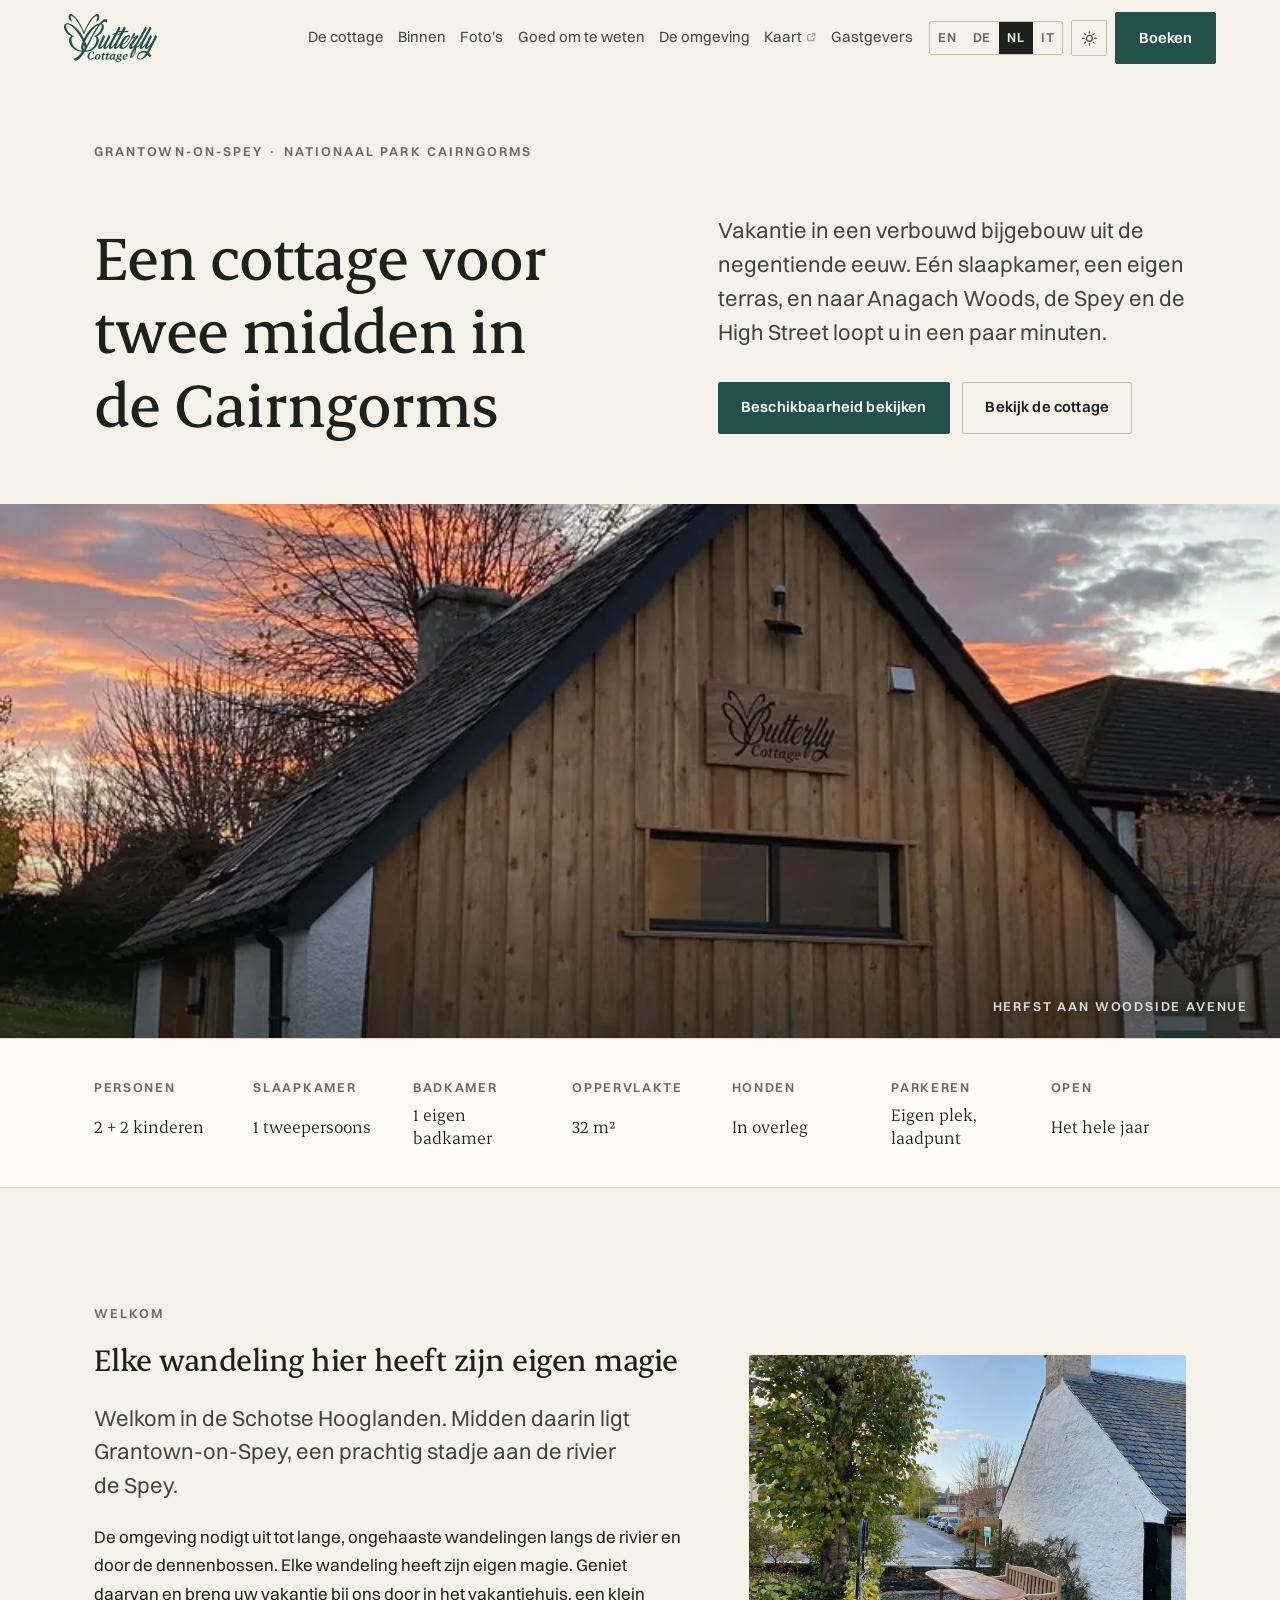
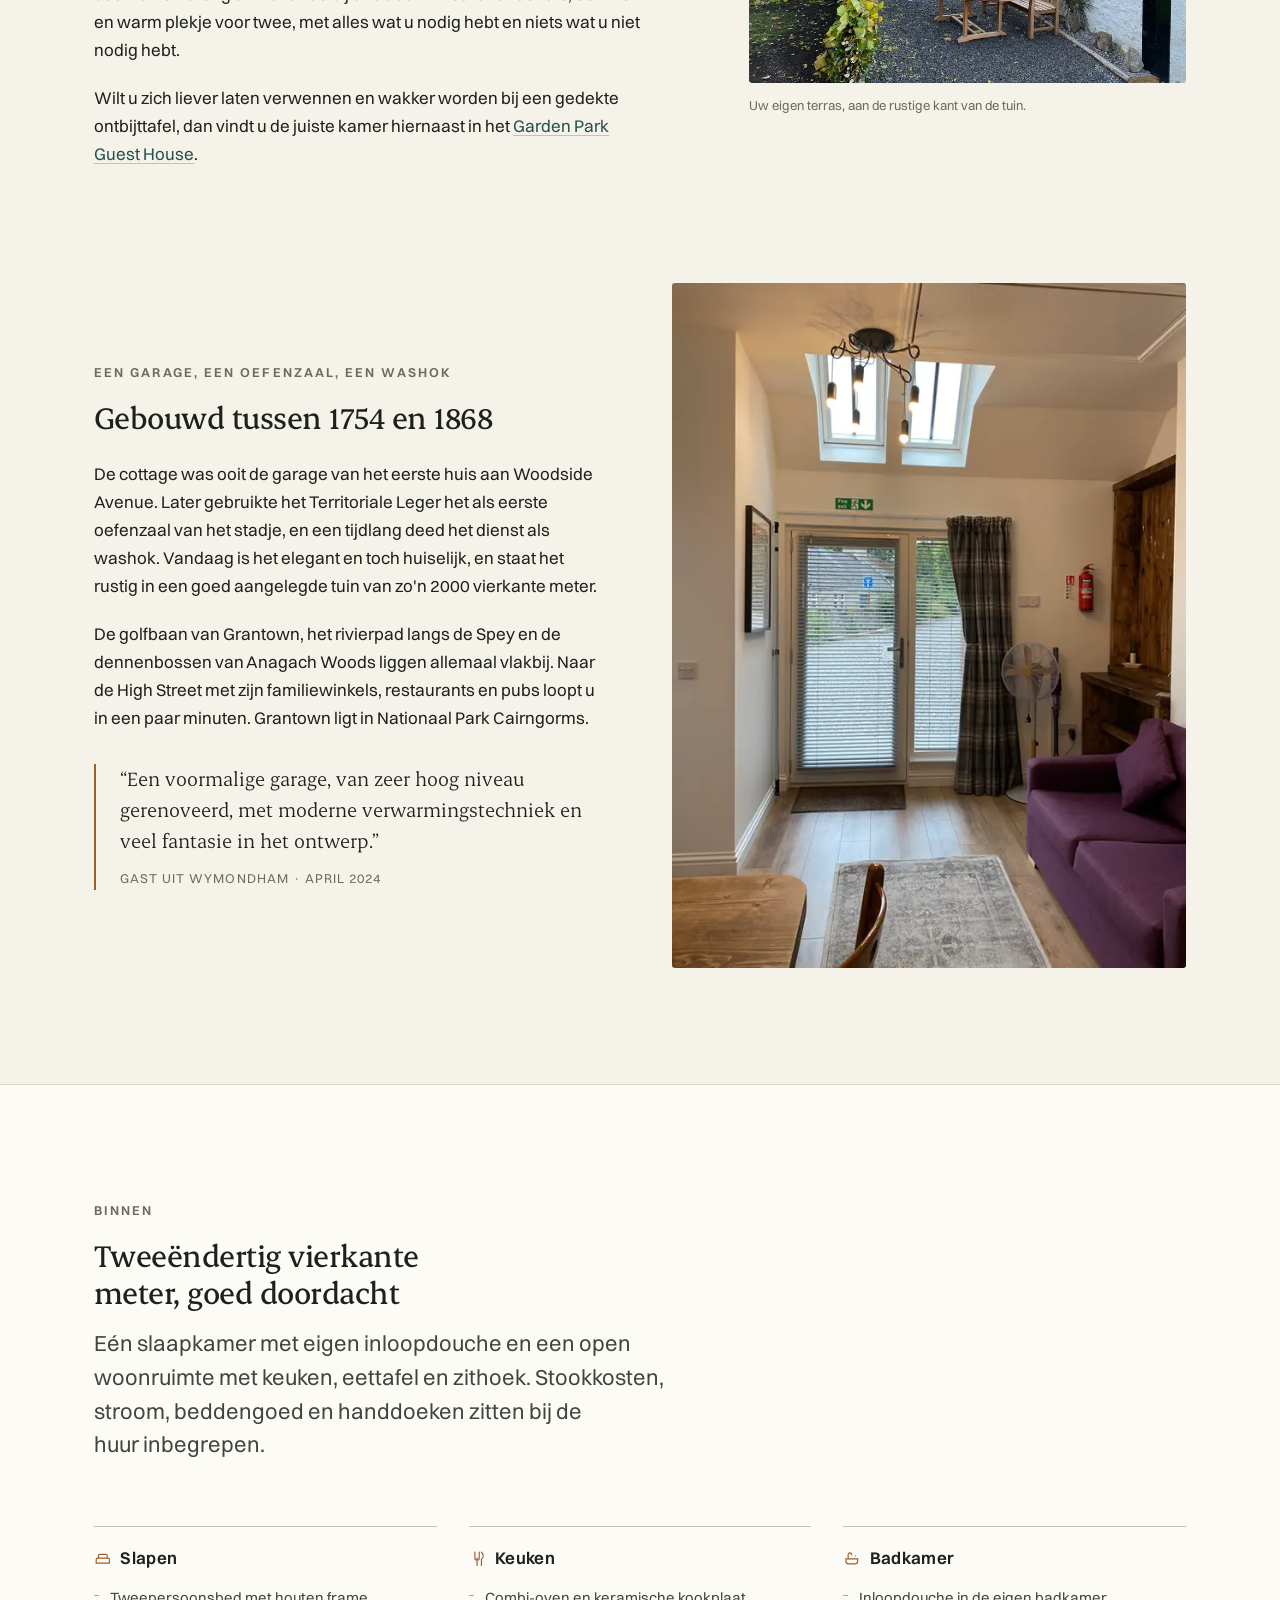
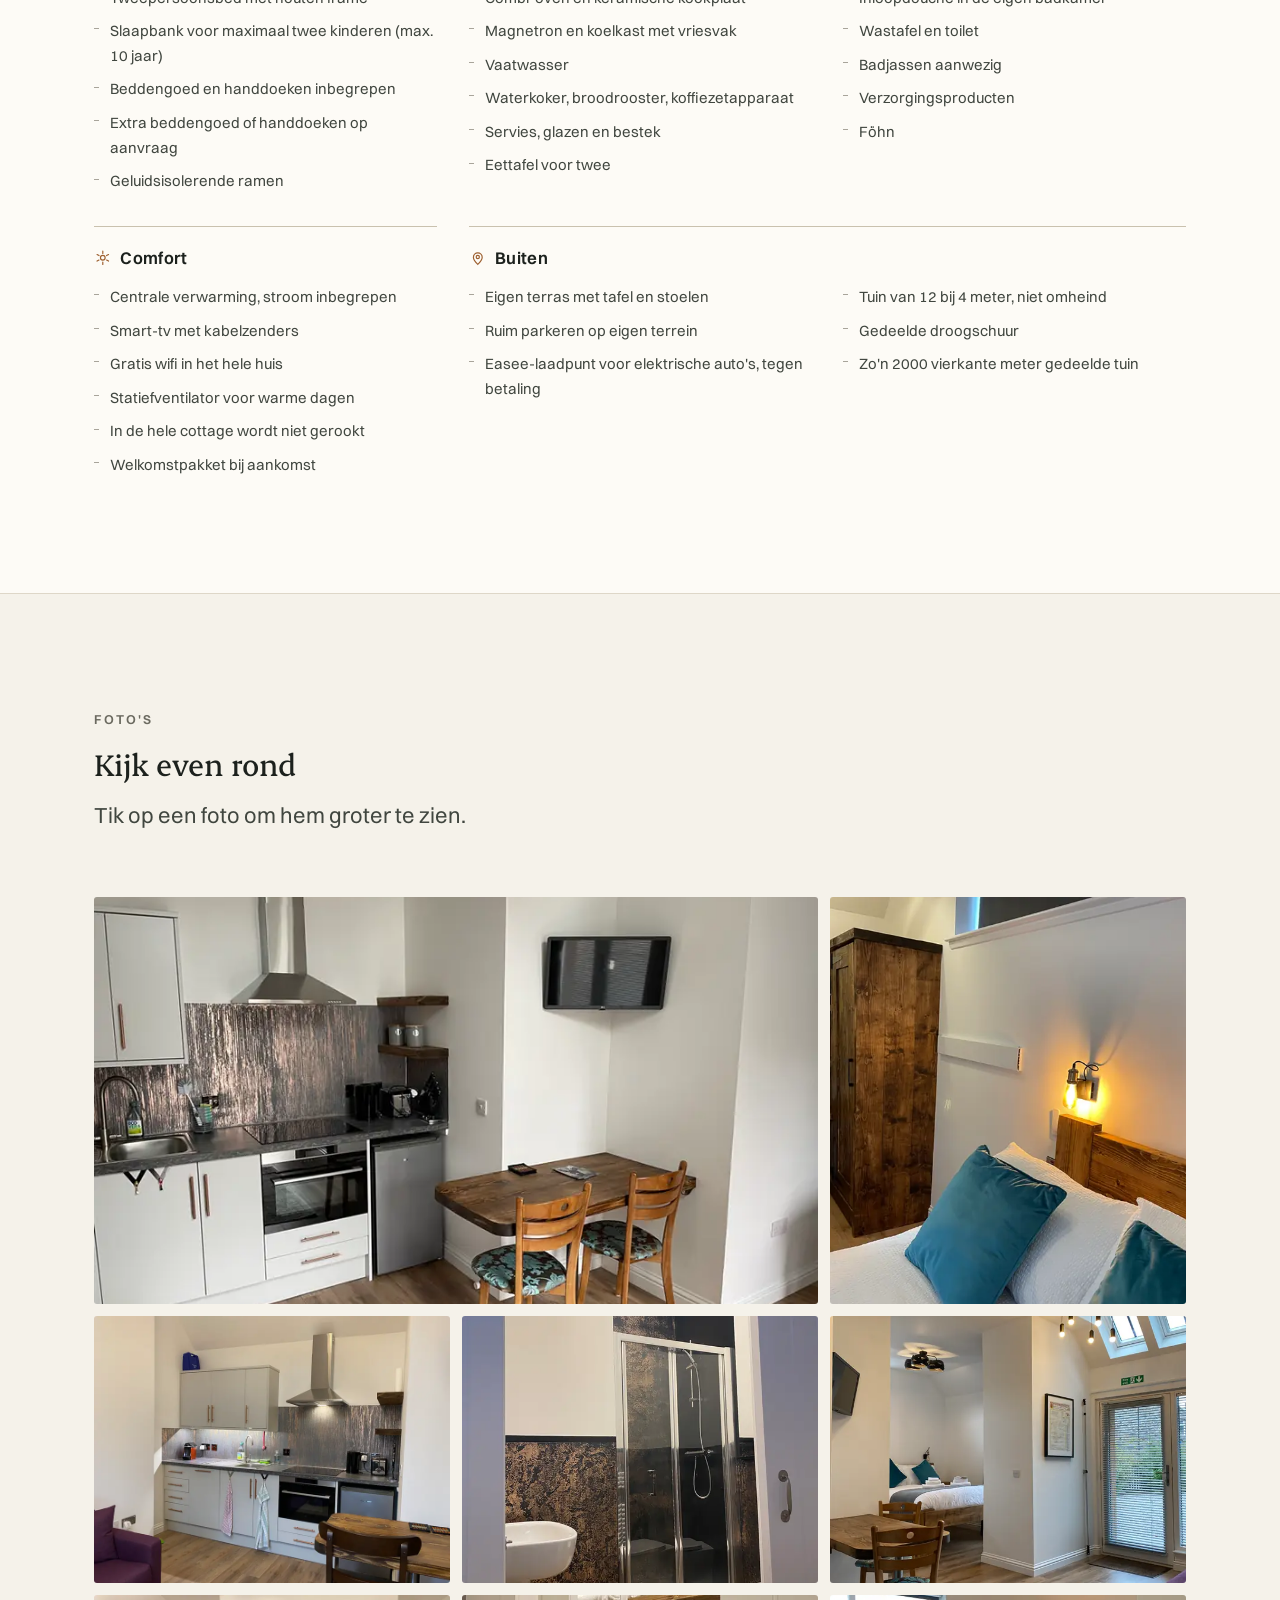
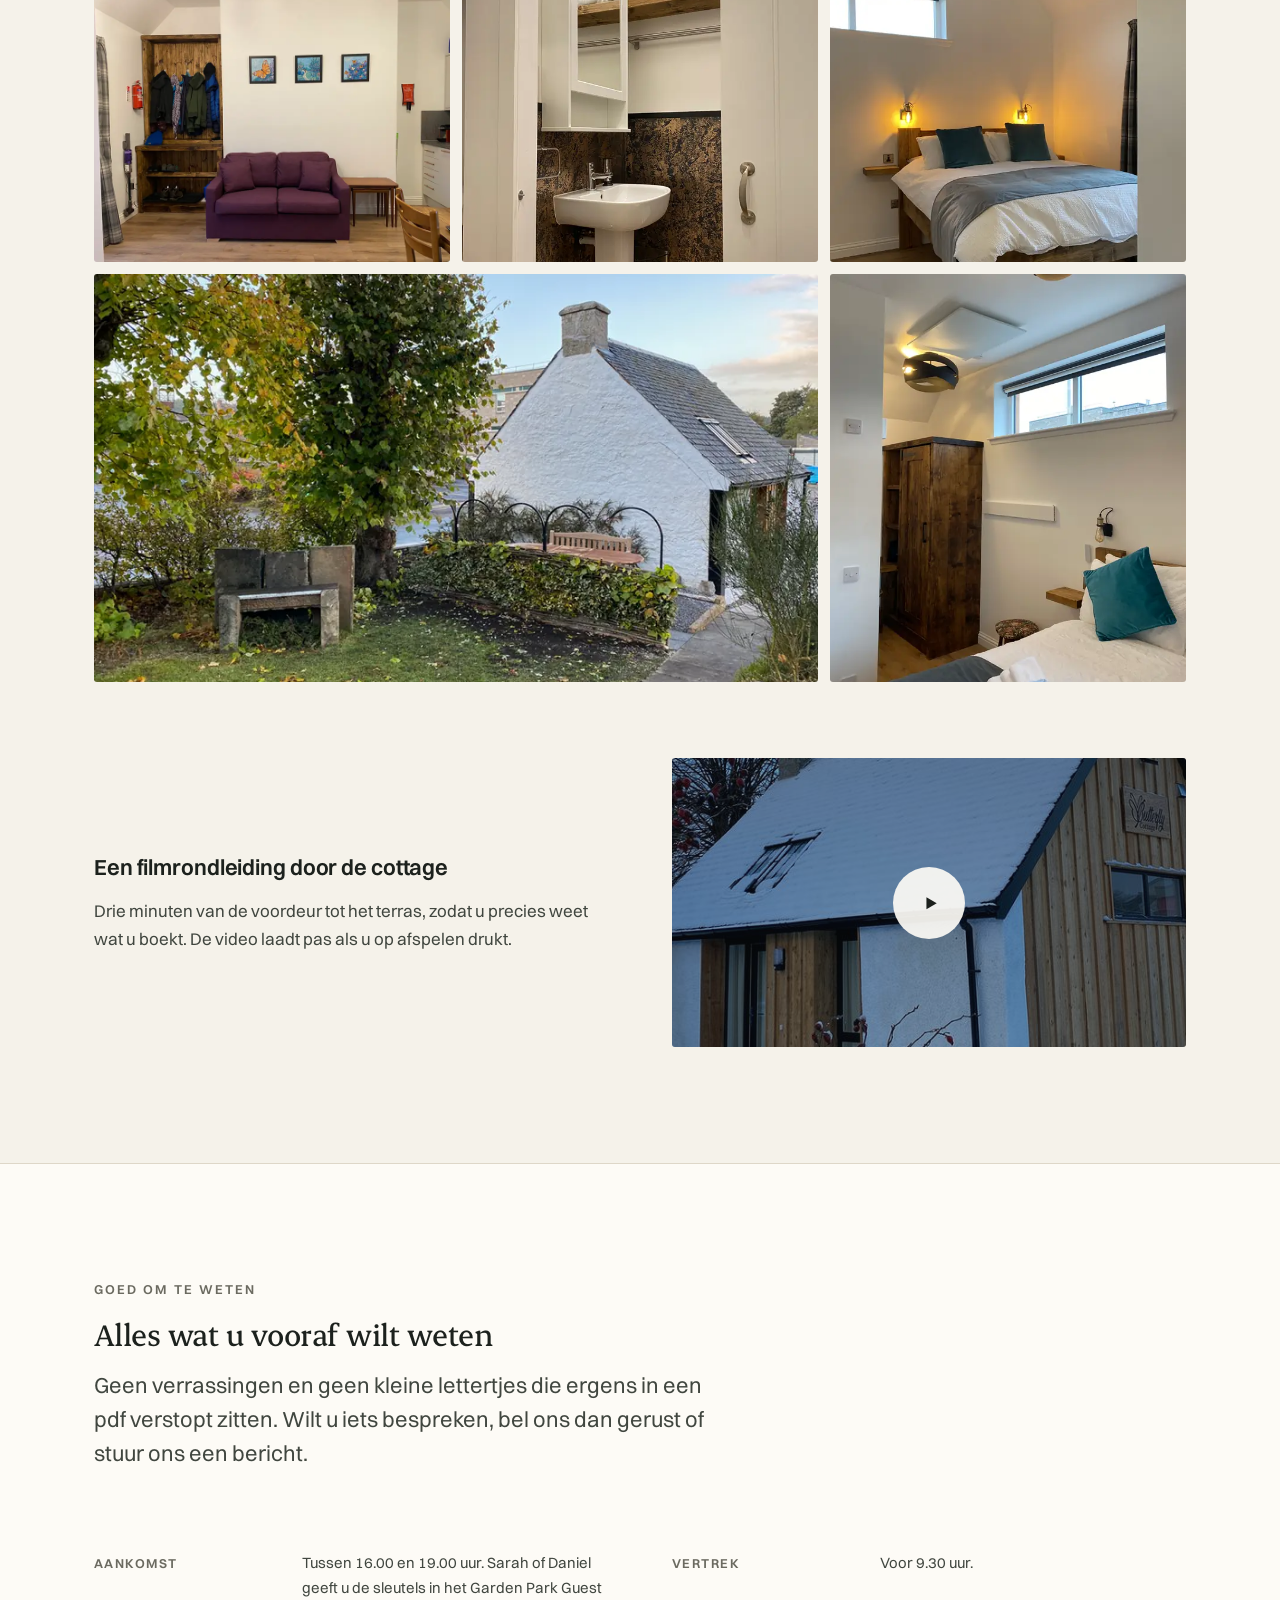
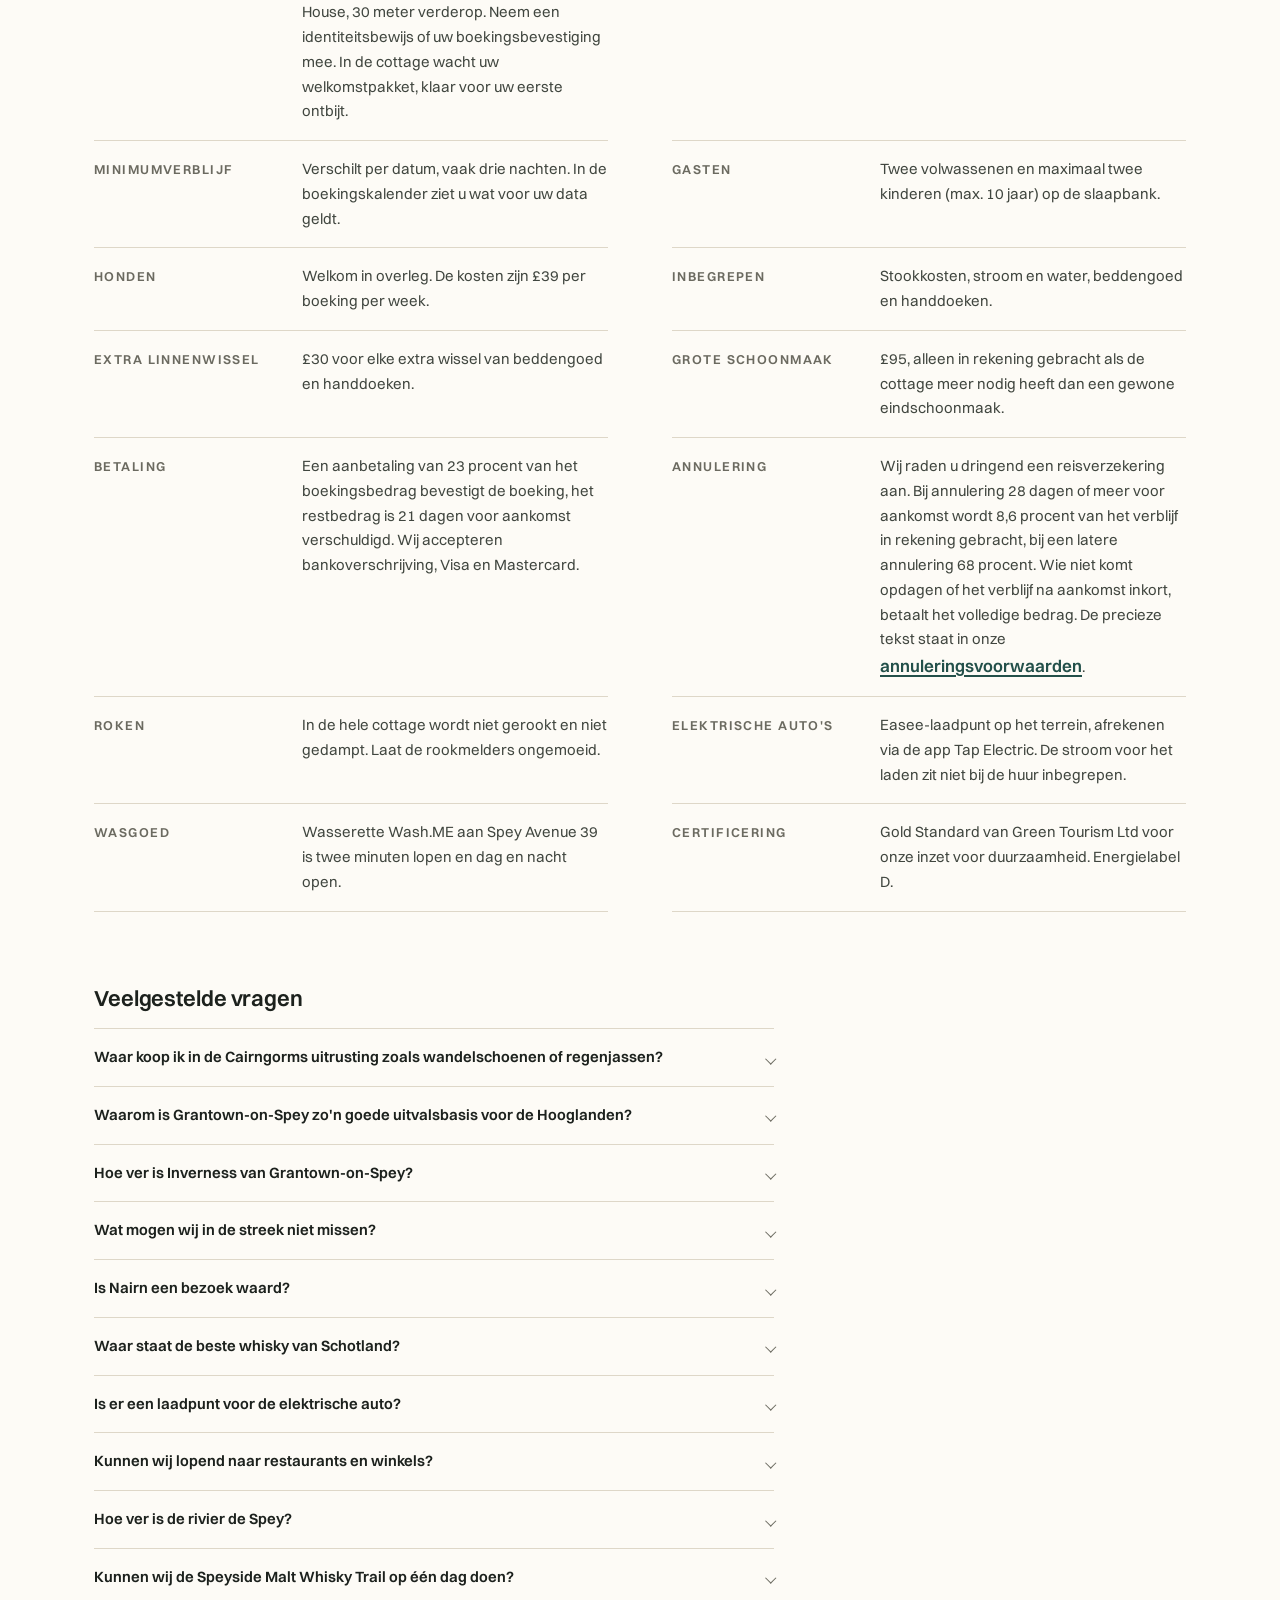
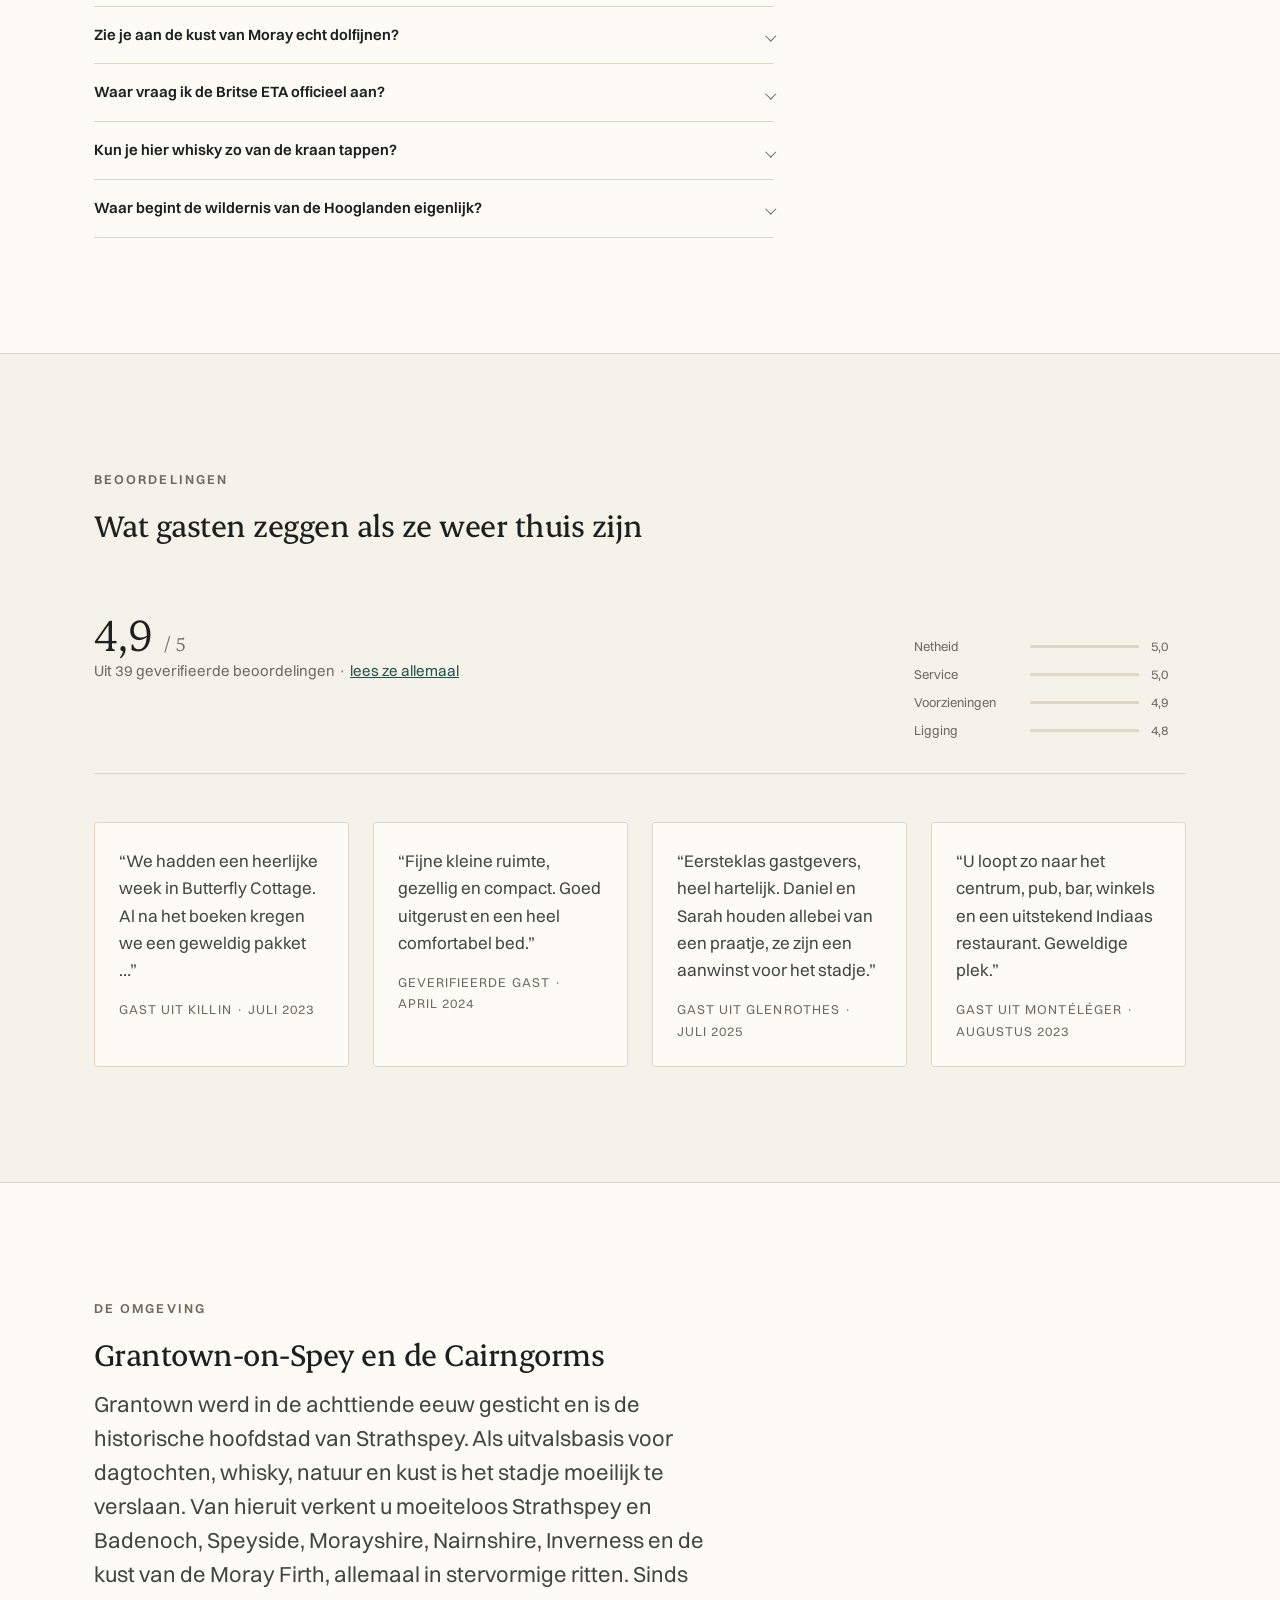
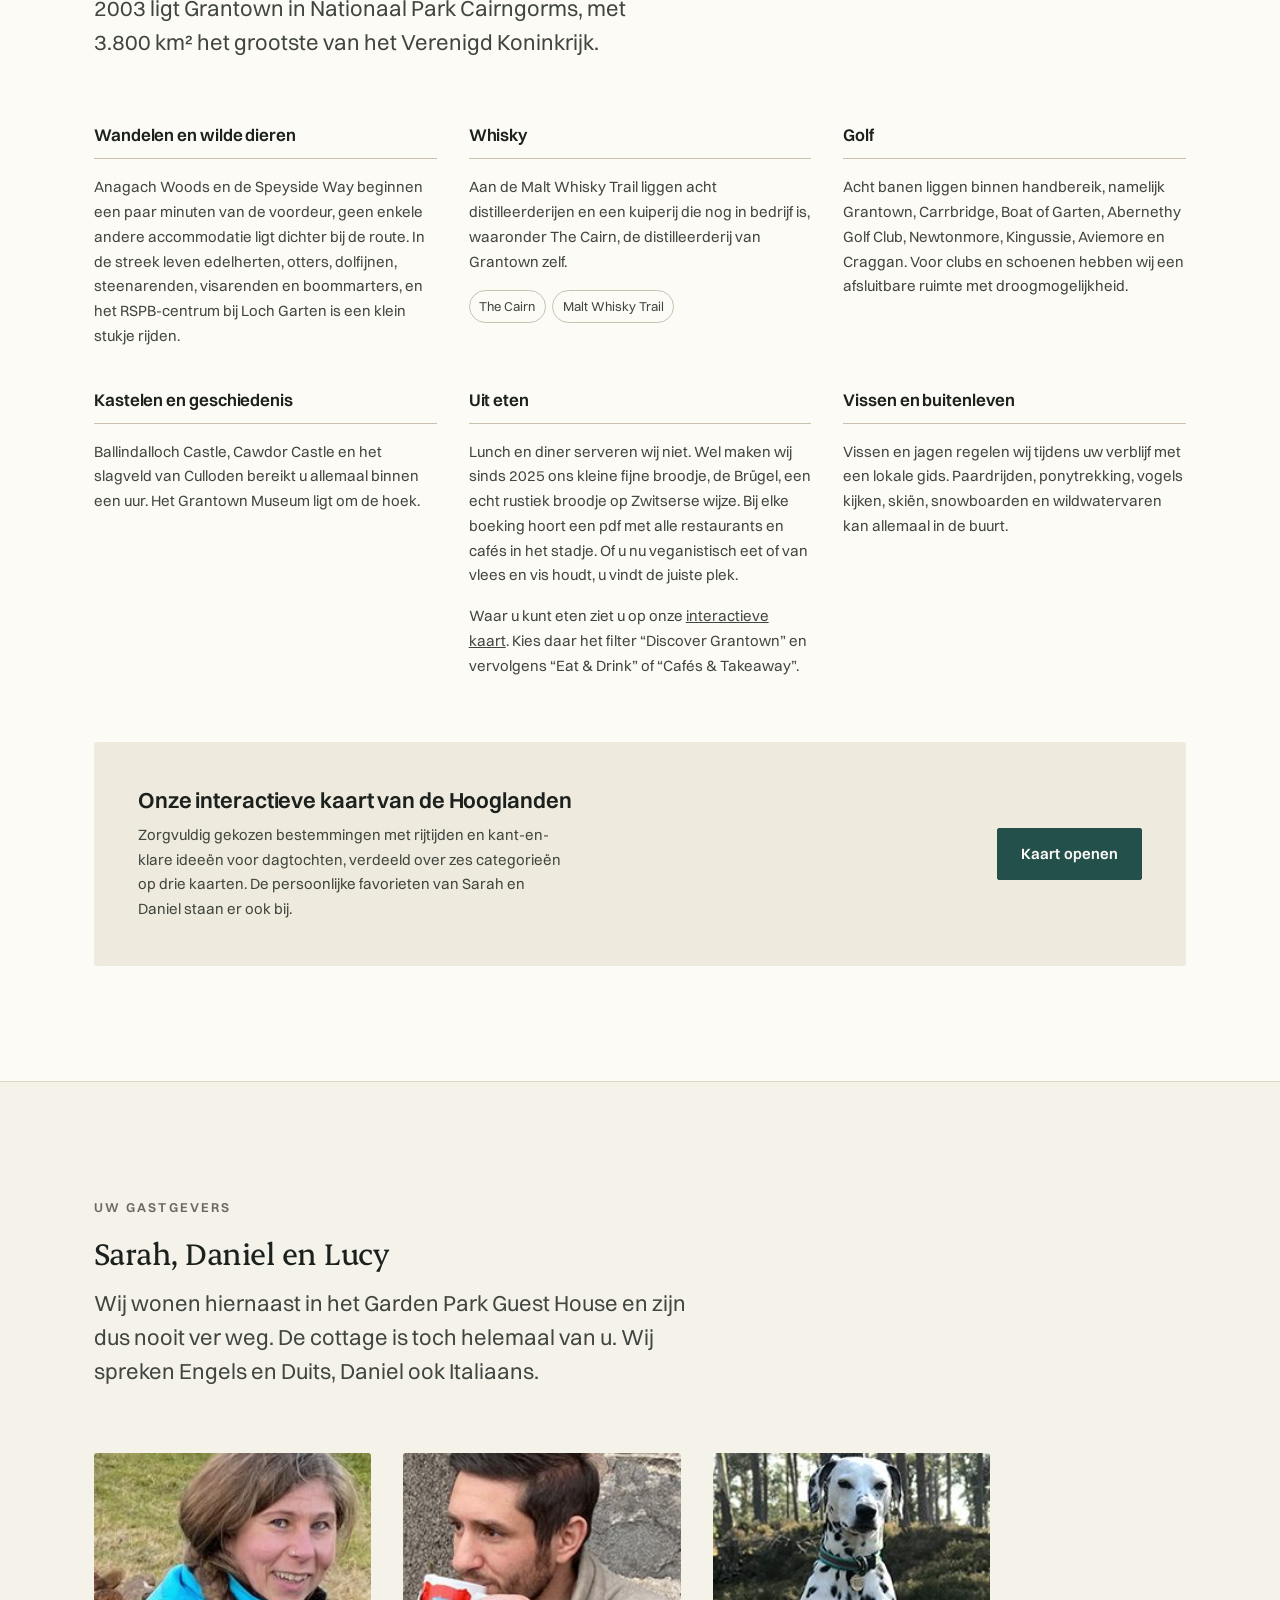
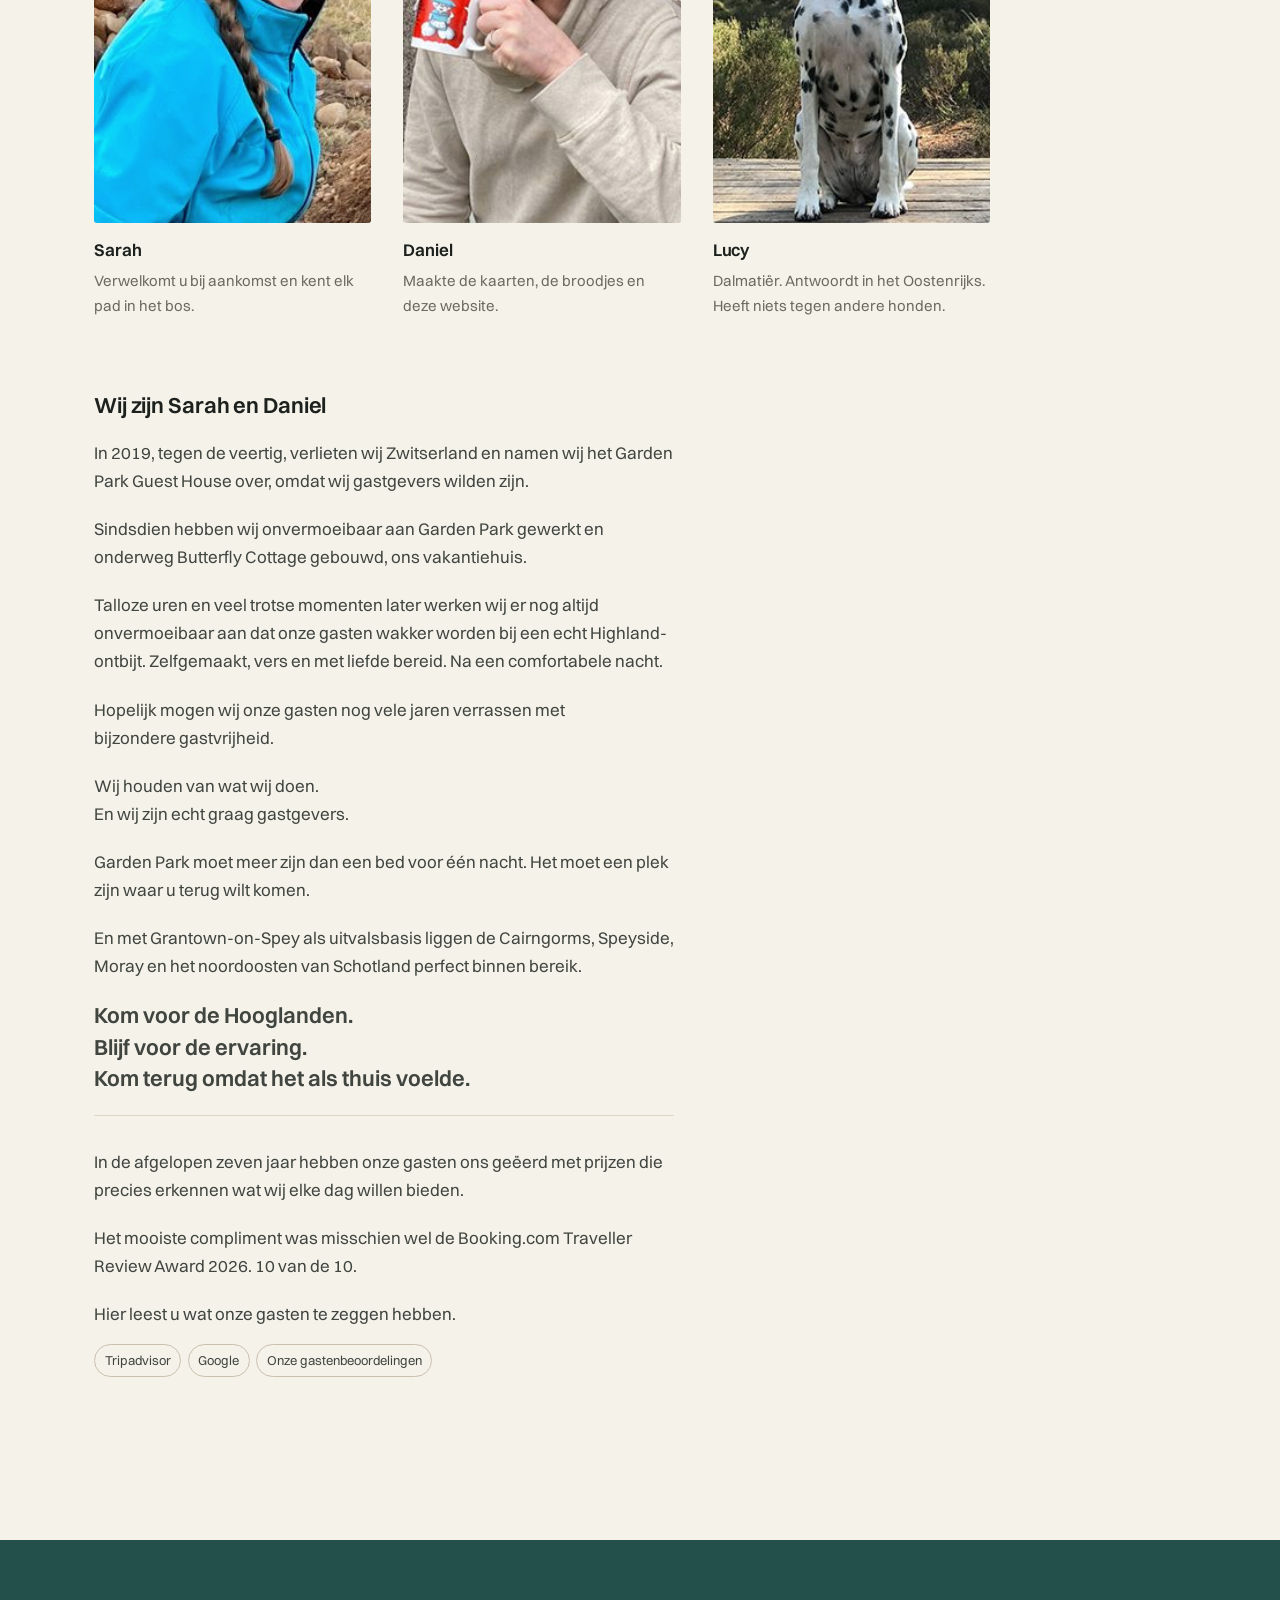
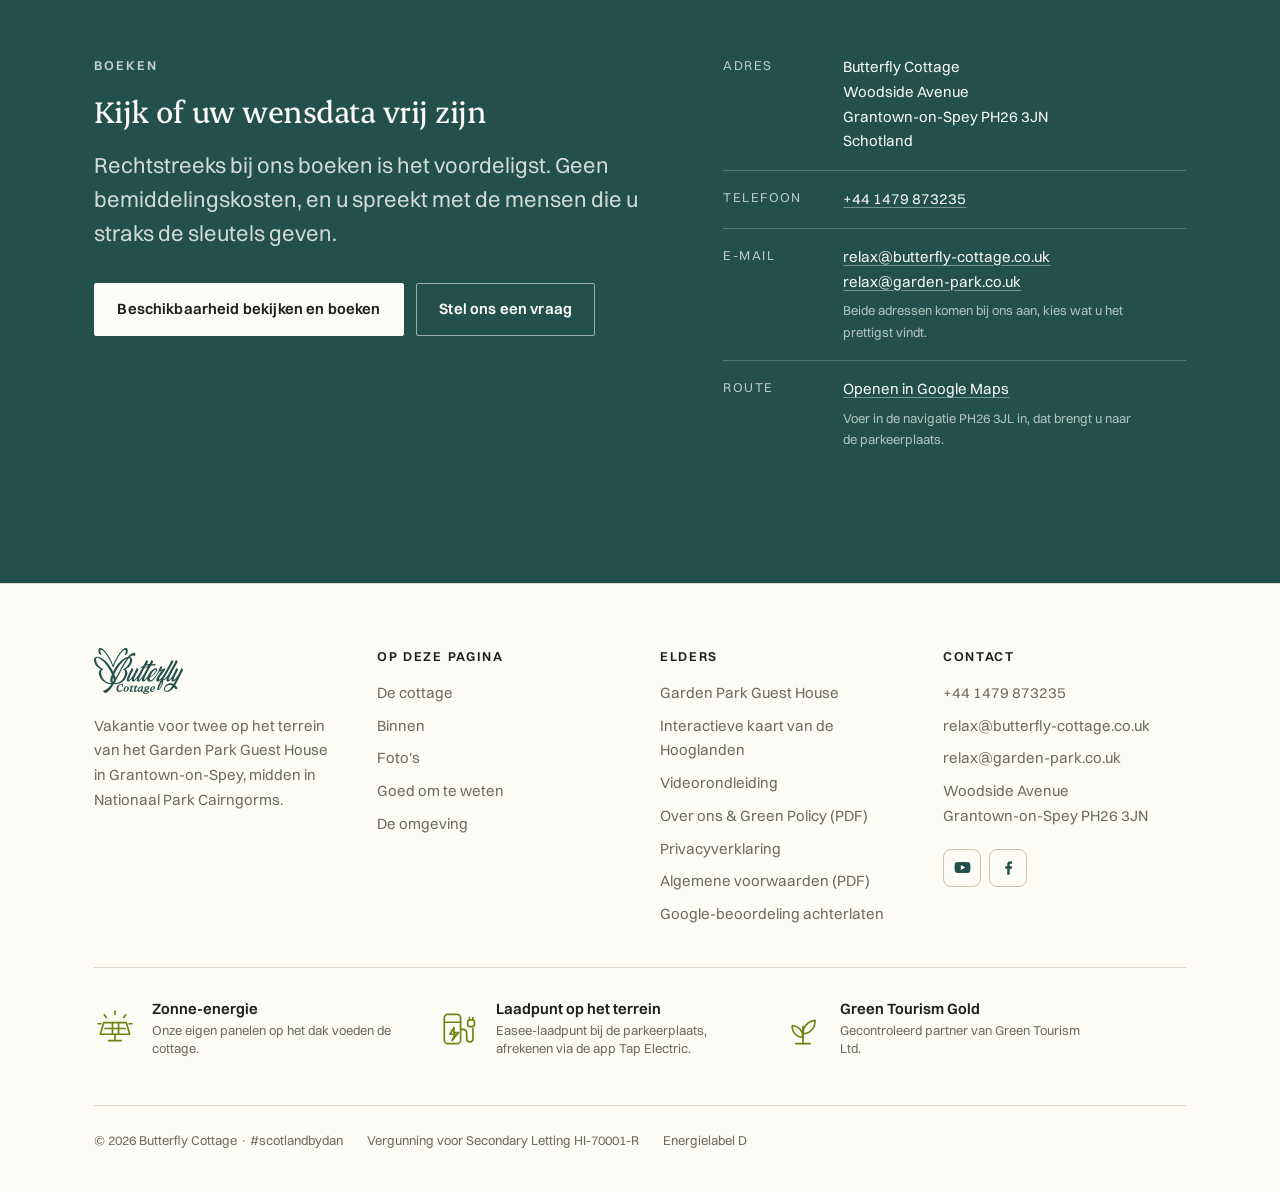
<file: nl/index.html>
<!doctype html>
<html lang="nl">
  <head>
    <meta charset="utf-8" />
    <meta name="viewport" content="width=device-width, initial-scale=1" />
    <title>Butterfly Cottage, vakantiehuis voor twee, Cairngorms</title>
    <meta
      name="description"
      content="Rustig vakantiehuis voor twee in Grantown-on-Spey, Nationaal Park Cairngorms. Anagach Woods en de Spey liggen op een paar minuten lopen."
    />
    <link rel="canonical" href="https://www.butterfly-cottage.co.uk/nl/" />
    <meta property="og:type" content="website" />
    <meta property="og:title" content="Butterfly Cottage, Grantown-on-Spey, Cairngorms" />
    <meta
      property="og:description"
      content="Een rustig vakantiehuis voor twee midden in Nationaal Park Cairngorms."
    />
    <meta property="og:url" content="https://www.butterfly-cottage.co.uk/nl/" />
    <meta property="og:site_name" content="Butterfly Cottage" />
    <meta property="og:image" content="https://www.butterfly-cottage.co.uk/assets/photos/share.jpg" />
    <meta property="og:image:width" content="1200" />
    <meta property="og:image:height" content="630" />
    <meta property="og:image:alt" content="Butterfly Cottage bij zonsondergang, Grantown-on-Spey" />
    <meta name="twitter:card" content="summary_large_image" />
    <meta property="og:locale" content="nl_NL" />
    <meta property="og:locale:alternate" content="en_GB" />
    <meta property="og:locale:alternate" content="de_DE" />
    <meta property="og:locale:alternate" content="it_IT" />
    <link rel="alternate" hreflang="en" href="https://www.butterfly-cottage.co.uk/" />
    <link rel="alternate" hreflang="de" href="https://www.butterfly-cottage.co.uk/de/" />
    <link rel="alternate" hreflang="nl" href="https://www.butterfly-cottage.co.uk/nl/" />
    <link rel="alternate" hreflang="it" href="https://www.butterfly-cottage.co.uk/it/" />
    <link rel="alternate" hreflang="x-default" href="https://www.butterfly-cottage.co.uk/" />
    <meta name="theme-color" content="#23504a" />

    <link rel="icon" type="image/svg+xml" href="../assets/favicon.svg" />
    <link rel="apple-touch-icon" href="../assets/apple-touch-icon.png" />
    <link rel="stylesheet" href="../assets/site.css" />
    <link rel="preload" as="font" type="font/woff2" crossorigin
          href="../assets/fonts/Switzer-Regular.woff2" />
    <link rel="preload" as="font" type="font/woff2" crossorigin
          href="../assets/fonts/Erode-Medium.woff2" />
    <link
      rel="preload"
      as="image"
      media="(max-width: 700px)"
      imagesrcset="../assets/photos/hero-sunset-square-sm.webp 800w, ../assets/photos/hero-sunset-square.webp 1200w"
      imagesizes="100vw"
      fetchpriority="high"
    />
    <link
      rel="preload"
      as="image"
      media="(min-width: 701px)"
      imagesrcset="../assets/photos/hero-sunset-wide-sm.webp 1200w, ../assets/photos/hero-sunset-wide.webp 1920w"
      imagesizes="100vw"
      fetchpriority="high"
    />

    <script type="application/ld+json">
      {
        "@context": "https://schema.org",
        "@type": "VacationRental",
        "name": "Butterfly Cottage",
        "description": "Vakantiehuis voor twee in Grantown-on-Spey in Nationaal Park Cairngorms.",
        "url": "https://www.butterfly-cottage.co.uk/nl/",
        "image": "https://www.butterfly-cottage.co.uk/assets/photos/hero-sunset-wide.jpg",
        "telephone": "+441479873235",
        "email": "relax@butterfly-cottage.co.uk",
        "numberOfBedrooms": 1,
        "numberOfBathroomsTotal": 1,
        "floorSize": { "@type": "QuantitativeValue", "value": 32, "unitCode": "MTK" },
        "petsAllowed": "By arrangement",
        "smokingAllowed": false,
        "address": {
          "@type": "PostalAddress",
          "streetAddress": "Woodside Avenue",
          "addressLocality": "Grantown-on-Spey",
          "addressRegion": "Highland",
          "postalCode": "PH26 3JN",
          "addressCountry": "GB"
        },
        "aggregateRating": {
          "@type": "AggregateRating",
          "ratingValue": "4.9",
          "reviewCount": "39",
          "bestRating": "5"
        }
      }
    </script>
    <script type="application/ld+json">
{
      "@context": "https://schema.org",
      "@type": "FAQPage",
      "mainEntity": [
            {
                  "@type": "Question",
                  "name": "Waar koop ik in de Cairngorms uitrusting zoals wandelschoenen of regenjassen?",
                  "acceptedAnswer": {
                        "@type": "Answer",
                        "text": "In Grantown-on-Spey raden wij Mortimers aan. Daar vindt u een ruime keuze aan goede outdoorkleding, wandelschoenen en uitrusting, en het personeel weet waarover het praat. Mortimers bedient wandelaars en vissers in Speyside al meer dan 50 jaar. Let u op de prijs, dan is Mountain Warehouse in Aviemore een goed alternatief met een breed assortiment."
                  }
            },
            {
                  "@type": "Question",
                  "name": "Waarom is Grantown-on-Spey zo'n goede uitvalsbasis voor de Hooglanden?",
                  "acceptedAnswer": {
                        "@type": "Answer",
                        "text": "Grantown ligt midden tussen meerdere streken. Van hieruit maakt u stervormige dagtochten naar Speyside, de Cairngorms, de kust van Moray, de omgeving van Inverness, Strathspey en Aberdeenshire. Veel bestemmingen liggen op 20 tot 50 minuten. Elke dag kan een heel ander landschap opleveren."
                  }
            },
            {
                  "@type": "Question",
                  "name": "Hoe ver is Inverness van Grantown-on-Spey?",
                  "acceptedAnswer": {
                        "@type": "Answer",
                        "text": "Ongeveer 52 minuten met de auto, via Nairn of via de A9. Er is ook openbaar vervoer, tussen Grantown-on-Spey en Inverness rijden regelmatig bussen."
                  }
            },
            {
                  "@type": "Question",
                  "name": "Wat mogen wij in de streek niet missen?",
                  "acceptedAnswer": {
                        "@type": "Answer",
                        "text": "Heeft u weinig tijd, dan raden wij de combinatie Inverness, Loch Ness en Speyside aan. Zo krijgt u de historische hoofdstad van de Hooglanden, het beroemde landschap bij Loch Ness en de bekendste whiskystreek ter wereld, dus cultuur, natuur en geschiedenis in één."
                  }
            },
            {
                  "@type": "Question",
                  "name": "Is Nairn een bezoek waard?",
                  "acceptedAnswer": {
                        "@type": "Answer",
                        "text": "Zeker. Nairn heeft een van de mooiste zandstranden van de streek, een prettige promenade en meerdere gezellige cafés. Op een heldere dag is het uitzicht over de Moray Firth prachtig, en met een beetje geluk ziet u vanaf het strand dolfijnen."
                  }
            },
            {
                  "@type": "Question",
                  "name": "Waar staat de beste whisky van Schotland?",
                  "acceptedAnswer": {
                        "@type": "Answer",
                        "text": "Wie zal het zeggen. De waarheid is dat niemand die vraag kan beantwoorden. Schotland heeft meer dan 140 distilleerderijen en iedere smaak is anders. Misschien houdt u van een rokerige eilandwhisky, misschien begint u net. Dan is Speyside een van de beste plekken om te beginnen. Blijf bij ons en ontdek ruim 50 distilleerderijen in Speyside en Strathspey."
                  }
            },
            {
                  "@type": "Question",
                  "name": "Is er een laadpunt voor de elektrische auto?",
                  "acceptedAnswer": {
                        "@type": "Answer",
                        "text": "Ja. Garden Park Guest House heeft een laadpunt op de parkeerplaats. U activeert het eenvoudig met de bijbehorende app. Het is sinds 2022 in gebruik."
                  }
            },
            {
                  "@type": "Question",
                  "name": "Kunnen wij lopend naar restaurants en winkels?",
                  "acceptedAnswer": {
                        "@type": "Answer",
                        "text": "Ja. Garden Park ligt in een rustige zijstraat. Naar het centrum loopt u ongeveer twee minuten. Elk restaurant ligt op één tot tien minuten, meerdere zelfs onder de vier."
                  }
            },
            {
                  "@type": "Question",
                  "name": "Hoe ver is de rivier de Spey?",
                  "acceptedAnswer": {
                        "@type": "Answer",
                        "text": "Ongeveer zeven tot negen minuten lopen. De wandeling gaat door de mooie Anagach Woods, waar eekhoorns, reeën en veel bosvogels leven."
                  }
            },
            {
                  "@type": "Question",
                  "name": "Kunnen wij de Speyside Malt Whisky Trail op één dag doen?",
                  "acceptedAnswer": {
                        "@type": "Answer",
                        "text": "Dat lukt wel. De echte vraag is of u zich er de volgende dag nog iets van herinnert. Met zoveel distilleerderijen, bezoekerscentra en proeverijen vliegt de tijd. Ons advies is er minder te bezoeken en van elke meer te genieten. Daniel rijdt op aanvraag ook tot vier personen. De data zijn snel vol, boek in het hoogseizoen minstens zes weken vooruit."
                  }
            },
            {
                  "@type": "Question",
                  "name": "Zie je aan de kust van Moray echt dolfijnen?",
                  "acceptedAnswer": {
                        "@type": "Answer",
                        "text": "Ja, echt, en entree hebben ze nog nooit gevraagd. De beste plek is Chanonry Point bij Fortrose. Daar laten tuimelaars zich regelmatig zien, vooral anderhalf tot twee uur na laagwater. Neem een verrekijker mee en wees geduldig, het loont."
                  }
            },
            {
                  "@type": "Question",
                  "name": "Waar vraag ik de Britse ETA officieel aan?",
                  "acceptedAnswer": {
                        "@type": "Answer",
                        "text": "Vraag de ETA alleen aan via officiële kanalen, anders betaalt u onnodige kosten of komt u bij oplichters terecht. Er zijn twee wegen. Rechtstreeks op de overheidssite gov.uk/eta/apply of via de officiële app UK ETA uit de App Store of Google Play, waarmee u de biometrische chip in uw paspoort en uw gezicht scant. Belangrijk is dat het adres precies eindigt op .gov.uk. Andere sites lijken vaak sprekend op de officiële en rekenen hoge toeslagen. De officiële aanvraag kost £20."
                  }
            },
            {
                  "@type": "Question",
                  "name": "Kun je hier whisky zo van de kraan tappen?",
                  "acceptedAnswer": {
                        "@type": "Answer",
                        "text": "Wij hebben het gevraagd, maar de distilleerderijen vonden het idee wat te gul. Het goede nieuws is dat Speyside praktisch voor de deur ligt, met wereldberoemde distilleerderijen als Glenfiddich, Macallan en Aberlour. Een rondleiding is ook de moeite waard voor gasten die anders geen whisky drinken."
                  }
            },
            {
                  "@type": "Question",
                  "name": "Waar begint de wildernis van de Hooglanden eigenlijk?",
                  "acceptedAnswer": {
                        "@type": "Answer",
                        "text": "Ongeveer daar waar uw telefoon vindt dat hij genoeg gewerkt heeft voor vandaag. In alle ernst, vanaf hier bent u snel in enkele van de mooiste landschappen van de Hooglanden. Rond Inverness, in Nationaal Park Cairngorms en aan de kust van Moray wachten wandelpaden, uitzichtpunten en veel frisse lucht."
                  }
            }
      ]
}
    </script>
  </head>

  <body>
    <a class="skip" href="#main">Naar de inhoud</a>

    <header class="header">
      <div class="wrap header__inner">
        <a class="brand" href="#top" aria-label="Butterfly Cottage, startpagina">
          <span class="brand__logo" aria-hidden="true"></span>
        </a>

        <nav class="nav" id="primary-nav" aria-label="Hoofdnavigatie">
          <a href="#cottage">De cottage</a>
          <a href="#inside">Binnen</a>
          <a href="#gallery">Foto's</a>
          <a href="#stay">Goed om te weten</a>
          <a href="#area">De omgeving</a>
          <a class="nav__map" href="../grantown/grantown-map.html" target="_blank" rel="noopener">Kaart<svg viewBox="0 0 24 24" fill="none" stroke="currentColor" stroke-width="2" stroke-linecap="round" stroke-linejoin="round" aria-hidden="true"><path d="M14 4h6v6M20 4l-8.5 8.5M18 14v4a2 2 0 0 1-2 2H6a2 2 0 0 1-2-2V8a2 2 0 0 1 2-2h4" /></svg><span class="visually-hidden"> (opent in een nieuw tabblad)</span></a>
          <a href="#hosts">Gastgevers</a>
        </nav>

        <div class="header__tools">
          <p class="lang" aria-label="Taal">
            <a href="../index.html" hreflang="en">EN</a>
            <a href="../de/index.html" hreflang="de">DE</a>
            <a href="index.html" aria-current="true" hreflang="nl">NL</a>
            <a href="../it/index.html" hreflang="it">IT</a>
          </p>
          <button class="icon-btn" data-theme-toggle aria-pressed="false" aria-label="Wisselen tussen lichte en donkere modus">
            <svg class="icon-sun" viewBox="0 0 24 24" fill="none" stroke="currentColor" stroke-width="1.7" stroke-linecap="round" aria-hidden="true">
              <circle cx="12" cy="12" r="4.2" />
              <path d="M12 2.5v2M12 19.5v2M2.5 12h2M19.5 12h2M5.2 5.2l1.4 1.4M17.4 17.4l1.4 1.4M18.8 5.2l-1.4 1.4M6.6 17.4l-1.4 1.4" />
            </svg>
            <svg class="icon-moon" viewBox="0 0 24 24" fill="none" stroke="currentColor" stroke-width="1.7" stroke-linecap="round" aria-hidden="true">
              <path d="M20 14.5A8.5 8.5 0 1 1 9.5 4a6.8 6.8 0 0 0 10.5 10.5z" />
            </svg>
          </button>
          <button class="icon-btn burger" data-burger aria-expanded="false" aria-controls="primary-nav" aria-label="Menu">
            <svg viewBox="0 0 24 24" fill="none" stroke="currentColor" stroke-width="1.8" stroke-linecap="round" aria-hidden="true">
              <path d="M4 7h16M4 12h16M4 17h16" />
            </svg>
          </button>
          <a class="btn header__cta" href="https://booking-directly.com/widgets/vrH0Qv5AZ9Wv27rptmZNQra3VJQ18zFUxabT3YHgR2fjOQ6BMHNNqZD2gFszE/" target="_blank" rel="noopener">Boeken</a>
        </div>
      </div>
    </header>

    <main id="main">
      <!-- ============================ HERO ============================ -->
      <section class="hero" id="top">
        <div class="wrap">
          <div class="hero__grid">
            <p class="eyebrow">Grantown-on-Spey · Nationaal Park Cairngorms</p>
            <h1>Een cottage voor twee midden in de Cairngorms</h1>
            <div class="hero__aside">
              <p>
                Vakantie in een verbouwd bijgebouw uit de negentiende eeuw. Eén slaapkamer, een
                eigen terras, en naar Anagach Woods, de Spey en de High Street loopt u in een
                paar minuten.
              </p>
              <div class="btn-row">
                <a class="btn" href="https://booking-directly.com/widgets/vrH0Qv5AZ9Wv27rptmZNQra3VJQ18zFUxabT3YHgR2fjOQ6BMHNNqZD2gFszE/" target="_blank" rel="noopener">Beschikbaarheid bekijken</a>
                <a class="btn btn--ghost" href="#gallery">Bekijk de cottage</a>
              </div>
            </div>
          </div>
        </div>
        <div class="hero__band">
          <picture>
            <source
              media="(max-width: 700px)"
              type="image/webp"
              srcset="../assets/photos/hero-sunset-square-sm.webp 800w, ../assets/photos/hero-sunset-square.webp 1200w"
              sizes="100vw"
            />
            <source
              media="(max-width: 700px)"
              srcset="../assets/photos/hero-sunset-square-sm.jpg 800w, ../assets/photos/hero-sunset-square.jpg 1200w"
              sizes="100vw"
            />
            <source
              type="image/webp"
              srcset="../assets/photos/hero-sunset-wide-sm.webp 1200w, ../assets/photos/hero-sunset-wide.webp 1920w"
              sizes="100vw"
            />
            <img
              src="../assets/photos/hero-sunset-wide.jpg"
              alt="Butterfly Cottage bij zonsondergang, de gevel met lariksbekleding en het bord Butterfly Cottage onder een oranje gestreepte lucht"
              width="1920"
              height="800"
              fetchpriority="high"
            />
          </picture>
          <p class="hero__season">Herfst aan Woodside Avenue</p>
        </div>
      </section>

      <!-- ============================ FACTS ============================ -->
      <div class="facts">
        <div class="wrap">
          <ul>
            <li><span class="facts__k">Personen</span><span class="facts__v">2 + 2 kinderen</span></li>
            <li><span class="facts__k">Slaapkamer</span><span class="facts__v">1 tweepersoons</span></li>
            <li><span class="facts__k">Badkamer</span><span class="facts__v">1 eigen badkamer</span></li>
            <li><span class="facts__k">Oppervlakte</span><span class="facts__v">32&nbsp;m²</span></li>
            <li><span class="facts__k">Honden</span><span class="facts__v">In overleg</span></li>
            <li><span class="facts__k">Parkeren</span><span class="facts__v">Eigen plek, laadpunt</span></li>
            <li><span class="facts__k">Open</span><span class="facts__v">Het hele jaar</span></li>
          </ul>
        </div>
      </div>

      <!-- ============================ WELCOME ============================ -->
      <section id="cottage">
        <div class="wrap split split--wide-text">
          <div class="reveal">
            <p class="eyebrow">Welkom</p>
            <h2 style="margin-top: var(--space-4)">Elke wandeling hier heeft zijn eigen magie</h2>
            <div class="prose" style="margin-top: var(--space-6)">
              <p class="lede">
                Welkom in de Schotse Hooglanden. Midden daarin ligt Grantown-on-Spey, een
                prachtig stadje aan de rivier de Spey.
              </p>
              <p>
                De omgeving nodigt uit tot lange, ongehaaste wandelingen langs de rivier en door
                de dennenbossen. Elke wandeling heeft zijn eigen magie. Geniet daarvan en breng
                uw vakantie bij ons door in het vakantiehuis, een klein en warm plekje voor twee,
                met alles wat u nodig hebt en niets wat u niet nodig hebt.
              </p>
              <p>
                Wilt u zich liever laten verwennen en wakker worden bij een gedekte ontbijttafel,
                dan vindt u de juiste kamer hiernaast in het
                <a href="https://www.garden-park.co.uk/" target="_blank" rel="noopener">Garden Park Guest House</a>.
              </p>
            </div>
          </div>
          <figure class="reveal" style="margin: 0">
            <div class="frame">
              <picture>
                <source type="image/webp" srcset="../assets/photos/terrace-sm.webp 800w, ../assets/photos/terrace.webp 900w" sizes="(min-width: 900px) 45vw, 92vw" />
                <img src="../assets/photos/terrace.jpg" alt="Teakhouten tafel en bank op het grindterras naast de witte gevel van de cottage, herfstbladeren op de grond" width="900" height="675" loading="lazy" />
              </picture>
            </div>
            <figcaption class="caption">Uw eigen terras, aan de rustige kant van de tuin.</figcaption>
          </figure>
        </div>
      </section>

      <!-- ============================ HISTORY ============================ -->
      <section style="padding-top: 0">
        <div class="wrap split split--reverse">
          <figure class="reveal" style="margin: 0">
            <div class="frame frame--portrait">
              <picture>
                <source type="image/webp" srcset="../assets/photos/doors-sm.webp 600w, ../assets/photos/doors.webp 675w" sizes="(min-width: 900px) 45vw, 92vw" />
                <img src="../assets/photos/doors.jpg" alt="Blik naar binnen richting de beglaasde tuindeuren, met een pruimkleurige fauteuil, vloerkleed en dakraam erboven" width="675" height="900" loading="lazy" />
              </picture>
            </div>
          </figure>
          <div class="reveal">
            <p class="eyebrow">Een garage, een oefenzaal, een washok</p>
            <h2 style="margin-top: var(--space-4)">Gebouwd tussen 1754 en 1868</h2>
            <div class="prose" style="margin-top: var(--space-6)">
              <p>
                De cottage was ooit de garage van het eerste huis aan Woodside Avenue. Later
                gebruikte het Territoriale Leger het als eerste oefenzaal van het stadje, en een
                tijdlang deed het dienst als washok. Vandaag is het elegant en toch huiselijk, en
                staat het rustig in een goed aangelegde tuin van zo'n 2000 vierkante meter.
              </p>
              <p>
                De golfbaan van Grantown, het rivierpad langs de Spey en de dennenbossen van
                Anagach Woods liggen allemaal vlakbij. Naar de High Street met zijn
                familiewinkels, restaurants en pubs loopt u in een paar minuten. Grantown ligt in
                Nationaal Park Cairngorms.
              </p>
            </div>
            <figure class="pullquote">
              <p>“Een voormalige garage, van zeer hoog niveau gerenoveerd, met moderne verwarmingstechniek en veel fantasie in het ontwerp.”</p>
              <cite>Gast uit Wymondham · april 2024</cite>
            </figure>
          </div>
        </div>
      </section>

      <!-- ============================ INSIDE ============================ -->
      <section id="inside" style="background: var(--surface); border-block: 1px solid var(--line)">
        <div class="wrap">
          <div class="section-head reveal">
            <p class="eyebrow">Binnen</p>
            <h2>Tweeëndertig vierkante meter, goed doordacht</h2>
            <p class="lede">
              Eén slaapkamer met eigen inloopdouche en een open woonruimte met keuken, eettafel
              en zithoek. Stookkosten, stroom, beddengoed en handdoeken zitten bij de huur inbegrepen.
            </p>
          </div>

          <div class="amenities reveal">
            <div class="amenity">
              <h3>
                <svg viewBox="0 0 24 24" fill="none" stroke="currentColor" stroke-width="1.6" stroke-linecap="round" aria-hidden="true"><path d="M3 18v-5a2 2 0 0 1 2-2h14a2 2 0 0 1 2 2v5M3 18h18M6 11V8a2 2 0 0 1 2-2h8a2 2 0 0 1 2 2v3" /></svg>
                Slapen
              </h3>
              <ul>
                <li>Tweepersoonsbed met houten frame</li>
                <li>Slaapbank voor maximaal twee kinderen (max. 10 jaar)</li>
                <li>Beddengoed en handdoeken inbegrepen</li>
                <li>Extra beddengoed of handdoeken op aanvraag</li>
                <li>Geluidsisolerende ramen</li>
              </ul>
            </div>

            <div class="amenity">
              <h3>
                <svg viewBox="0 0 24 24" fill="none" stroke="currentColor" stroke-width="1.6" stroke-linecap="round" aria-hidden="true"><path d="M8 3v8a3 3 0 0 0 6 0V3M11 11v10M17 3c1.6 1.2 2.4 3 2.4 5.4 0 1.9-.8 3.2-2.4 3.9V21" /></svg>
                Keuken
              </h3>
              <ul>
                <li>Combi-oven en keramische kookplaat</li>
                <li>Magnetron en koelkast met vriesvak</li>
                <li>Vaatwasser</li>
                <li>Waterkoker, broodrooster, koffiezetapparaat</li>
                <li>Servies, glazen en bestek</li>
                <li>Eettafel voor twee</li>
              </ul>
            </div>

            <div class="amenity">
              <h3>
                <svg viewBox="0 0 24 24" fill="none" stroke="currentColor" stroke-width="1.6" stroke-linecap="round" aria-hidden="true"><path d="M4 12h16v3a4 4 0 0 1-4 4H8a4 4 0 0 1-4-4v-3ZM7 12V6.5A2.5 2.5 0 0 1 9.5 4c1.4 0 2.5 1.1 2.5 2.5M17 8h.01" /></svg>
                Badkamer
              </h3>
              <ul>
                <li>Inloopdouche in de eigen badkamer</li>
                <li>Wastafel en toilet</li>
                <li>Badjassen aanwezig</li>
                <li>Verzorgingsproducten</li>
                <li>Föhn</li>
              </ul>
            </div>

            <div class="amenity">
              <h3>
                <svg viewBox="0 0 24 24" fill="none" stroke="currentColor" stroke-width="1.6" stroke-linecap="round" aria-hidden="true"><path d="M12 3v3M12 18v3M4.2 7.5l2.6 1.5M17.2 15l2.6 1.5M4.2 16.5l2.6-1.5M17.2 9l2.6-1.5" /><circle cx="12" cy="12" r="3.2" /></svg>
                Comfort
              </h3>
              <ul>
                <li>Centrale verwarming, stroom inbegrepen</li>
                <li>Smart-tv met kabelzenders</li>
                <li>Gratis wifi in het hele huis</li>
                <li>Statiefventilator voor warme dagen</li>
                <li>In de hele cottage wordt niet gerookt</li>
                <li>Welkomstpakket bij aankomst</li>
              </ul>
            </div>

            <div class="amenity">
              <h3>
                <svg viewBox="0 0 24 24" fill="none" stroke="currentColor" stroke-width="1.6" stroke-linecap="round" aria-hidden="true"><path d="M12 21c4-3.5 6-6.6 6-9.6A6 6 0 0 0 6 11.4C6 14.4 8 17.5 12 21Z" /><circle cx="12" cy="11" r="2.2" /></svg>
                Buiten
              </h3>
              <ul>
                <li>Eigen terras met tafel en stoelen</li>
                <li>Tuin van 12&nbsp;bij 4&nbsp;meter, niet omheind</li>
                <li>Ruim parkeren op eigen terrein</li>
                <li>Gedeelde droogschuur</li>
                <li>Easee-laadpunt voor elektrische auto's, tegen betaling</li>
                <li>Zo'n 2000 vierkante meter gedeelde tuin</li>
              </ul>
            </div>
          </div>
        </div>
      </section>

      <!-- ============================ GALLERY ============================ -->
      <section id="gallery">
        <div class="wrap">
          <div class="section-head reveal">
            <p class="eyebrow">Foto's</p>
            <h2>Kijk even rond</h2>
            <p class="lede">Tik op een foto om hem groter te zien.</p>
          </div>

          <div class="gallery reveal">
            <button class="shot" data-full="../assets/photos/dining.jpg" aria-label="Foto vergroten, eettafel naast de keuken">
              <picture>
                <source type="image/webp" srcset="../assets/photos/dining-sm.webp" />
                <img src="../assets/photos/dining-sm.jpg" alt="Houten eettafel voor twee naast de keuken, met een televisie aan de wand" width="800" height="600" loading="lazy" />
              </picture>
            </button>
            <button class="shot" data-full="../assets/photos/bedroom.jpg" aria-label="Foto vergroten, slaapkamer met houten bed">
              <picture>
                <source type="image/webp" srcset="../assets/photos/bedroom-sm.webp" />
                <img src="../assets/photos/bedroom-sm.jpg" alt="Slaapkamer met houten bed, petrolkleurige kussens en een wandlamp naast de kast" width="800" height="600" loading="lazy" />
              </picture>
            </button>
            <button class="shot" data-full="../assets/photos/kitchen.jpg" aria-label="Foto vergroten, keuken">
              <picture>
                <source type="image/webp" srcset="../assets/photos/kitchen-sm.webp" />
                <img src="../assets/photos/kitchen-sm.jpg" alt="Keuken met witte fronten, keramische kookplaat, roestvrijstalen afzuigkap en donkere gedessineerde achterwand" width="800" height="600" loading="lazy" />
              </picture>
            </button>
            <button class="shot" data-full="../assets/photos/bath-shower.jpg" aria-label="Foto vergroten, douche in de badkamer">
              <picture>
                <source type="image/webp" srcset="../assets/photos/bath-shower-sm.webp" />
                <img src="../assets/photos/bath-shower-sm.jpg" alt="Inloopdouche met glazen deur, wastafel en toilet in de eigen badkamer" width="600" height="800" loading="lazy" />
              </picture>
            </button>
            <button class="shot" data-full="../assets/photos/open-plan.jpg" aria-label="Foto vergroten, open woonruimte">
              <picture>
                <source type="image/webp" srcset="../assets/photos/open-plan-sm.webp" />
                <img src="../assets/photos/open-plan-sm.jpg" alt="Open woonruimte gezien vanuit de keuken, met eettafel, slaapgedeelte en tuindeuren" width="600" height="800" loading="lazy" />
              </picture>
            </button>
            <button class="shot" data-full="../assets/photos/hall.jpg" aria-label="Foto vergroten, entree">
              <picture>
                <source type="image/webp" srcset="../assets/photos/hall-sm.webp" />
                <img src="../assets/photos/hall-sm.jpg" alt="Entree met kapstok, pruimkleurige slaapbank en drie ingelijste vlinderprenten aan de wand" width="800" height="600" loading="lazy" />
              </picture>
            </button>
            <button class="shot" data-full="../assets/photos/bath-basin.jpg" aria-label="Foto vergroten, wastafel in de badkamer">
              <picture>
                <source type="image/webp" srcset="../assets/photos/bath-basin-sm.webp" />
                <img src="../assets/photos/bath-basin-sm.jpg" alt="Wastafel in de badkamer met spiegelkast erboven en een donkere wand met steenlook" width="600" height="800" loading="lazy" />
              </picture>
            </button>
            <button class="shot" data-full="../assets/photos/bedroom-2.jpg" aria-label="Foto vergroten, slaapkamer met leeslampen">
              <picture>
                <source type="image/webp" srcset="../assets/photos/bedroom-2-sm.webp" />
                <img src="../assets/photos/bedroom-2-sm.jpg" alt="Slaapkamer vanaf het voeteneind, met warm brandende leeslampen aan weerszijden" width="600" height="800" loading="lazy" />
              </picture>
            </button>
            <button class="shot" data-full="../assets/photos/garden.jpg" aria-label="Foto vergroten, tuin voor de cottage">
              <picture>
                <source type="image/webp" srcset="../assets/photos/garden-sm.webp" />
                <img src="../assets/photos/garden-sm.jpg" alt="Gazon en tuinbank voor de witte gevel van de cottage op een herfstochtend" width="800" height="600" loading="lazy" />
              </picture>
            </button>
            <button class="shot" data-full="../assets/photos/bed-window.jpg" aria-label="Foto vergroten, bed bij het raam">
              <picture>
                <source type="image/webp" srcset="../assets/photos/bed-window-sm.webp" />
                <img src="../assets/photos/bed-window-sm.jpg" alt="Bed naast het raam, met een massief houten deur en petrolkleurige kussens" width="600" height="800" loading="lazy" />
              </picture>
            </button>
          </div>

          <div class="reveal" style="margin-top: clamp(3rem, 6vw, 5rem)">
            <div class="split">
              <div>
                <h3>Een filmrondleiding door de cottage</h3>
                <p class="prose" style="margin-top: var(--space-4); color: var(--ink-soft)">
                  Drie minuten van de voordeur tot het terras, zodat u precies weet wat u boekt.
                  De video laadt pas als u op afspelen drukt.
                </p>
              </div>
              <button class="video" data-video="U91UYJeSr7w" data-video-title="Butterfly Cottage, videorondleiding" aria-label="Videorondleiding door Butterfly Cottage afspelen">
                <img src="../assets/photos/hero-winter-sm.jpg" alt="De cottage in de sneeuw, met het leien dak en de lariksbekleding wit bestoven" width="1200" height="313" loading="lazy" />
                <span class="video__play"
                  ><span
                    ><svg viewBox="0 0 24 24" fill="currentColor" aria-hidden="true"><path d="M8 5.5v13l11-6.5z" /></svg></span
                ></span>
              </button>
            </div>
          </div>
        </div>
      </section>

      <!-- ============================ GOOD TO KNOW ============================ -->
      <section id="stay" class="know">
        <div class="wrap">
          <div class="section-head reveal">
            <p class="eyebrow">Goed om te weten</p>
            <h2>Alles wat u vooraf wilt weten</h2>
            <p class="lede">
              Geen verrassingen en geen kleine lettertjes die ergens in een pdf verstopt zitten.
              Wilt u iets bespreken, bel ons dan gerust of stuur ons een bericht.
            </p>
          </div>

          <dl class="reveal">
            <div class="know__row"><dt>Aankomst</dt><dd>Tussen 16.00 en 19.00 uur. Sarah of Daniel geeft u de sleutels in het Garden Park Guest House, 30&nbsp;meter verderop. Neem een identiteitsbewijs of uw boekingsbevestiging mee. In de cottage wacht uw welkomstpakket, klaar voor uw eerste ontbijt.</dd></div>
            <div class="know__row"><dt>Vertrek</dt><dd>Voor 9.30 uur.</dd></div>
            <div class="know__row"><dt>Minimumverblijf</dt><dd>Verschilt per datum, vaak drie nachten. In de boekingskalender ziet u wat voor uw data geldt.</dd></div>
            <div class="know__row"><dt>Gasten</dt><dd>Twee volwassenen en maximaal twee kinderen (max. 10 jaar) op de slaapbank.</dd></div>
            <div class="know__row"><dt>Honden</dt><dd>Welkom in overleg. De kosten zijn £39 per boeking per week.</dd></div>
            <div class="know__row"><dt>Inbegrepen</dt><dd>Stookkosten, stroom en water, beddengoed en handdoeken.</dd></div>
            <div class="know__row"><dt>Extra linnenwissel</dt><dd>£30 voor elke extra wissel van beddengoed en handdoeken.</dd></div>
            <div class="know__row"><dt>Grote schoonmaak</dt><dd>£95, alleen in rekening gebracht als de cottage meer nodig heeft dan een gewone eindschoonmaak.</dd></div>
            <div class="know__row"><dt>Betaling</dt><dd>Een aanbetaling van 23 procent van het boekingsbedrag bevestigt de boeking, het restbedrag is 21 dagen voor aankomst verschuldigd. Wij accepteren bankoverschrijving, Visa en Mastercard.</dd></div>
            <div class="know__row"><dt>Annulering</dt><dd>Wij raden u dringend een reisverzekering aan. Bij annulering 28 dagen of meer voor aankomst wordt 8,6 procent van het verblijf in rekening gebracht, bij een latere annulering 68 procent. Wie niet komt opdagen of het verblijf na aankomst inkort, betaalt het volledige bedrag. De precieze tekst staat in onze <a href="../assets/pdf/terms-and-conditions.pdf" target="_blank" rel="noopener" class="link-strong">annuleringsvoorwaarden</a>.</dd></div>
            <div class="know__row"><dt>Roken</dt><dd>In de hele cottage wordt niet gerookt en niet gedampt. Laat de rookmelders ongemoeid.</dd></div>
            <div class="know__row"><dt>Elektrische auto's</dt><dd>Easee-laadpunt op het terrein, afrekenen via de app Tap Electric. De stroom voor het laden zit niet bij de huur inbegrepen.</dd></div>
            <div class="know__row"><dt>Wasgoed</dt><dd>Wasserette Wash.ME aan Spey Avenue 39 is twee minuten lopen en dag en nacht open.</dd></div>
            <div class="know__row"><dt>Certificering</dt><dd>Gold Standard van Green Tourism Ltd voor onze inzet voor duurzaamheid. Energielabel D.</dd></div>
          </dl>

          <div class="faq reveal">
            <h3>Veelgestelde vragen</h3>
            <details class="faq__item">
              <summary>Waar koop ik in de Cairngorms uitrusting zoals wandelschoenen of regenjassen?</summary>
              <p class="faq__answer">In Grantown-on-Spey raden wij Mortimers aan. Daar vindt u een ruime keuze aan goede outdoorkleding, wandelschoenen en uitrusting, en het personeel weet waarover het praat. Mortimers bedient wandelaars en vissers in Speyside al meer dan 50 jaar. Let u op de prijs, dan is Mountain Warehouse in Aviemore een goed alternatief met een breed assortiment.</p>
            </details>
            <details class="faq__item">
              <summary>Waarom is Grantown-on-Spey zo'n goede uitvalsbasis voor de Hooglanden?</summary>
              <p class="faq__answer">Grantown ligt midden tussen meerdere streken. Van hieruit maakt u stervormige dagtochten naar Speyside, de Cairngorms, de kust van Moray, de omgeving van Inverness, Strathspey en Aberdeenshire. Veel bestemmingen liggen op 20 tot 50 minuten. Elke dag kan een heel ander landschap opleveren.</p>
            </details>
            <details class="faq__item">
              <summary>Hoe ver is Inverness van Grantown-on-Spey?</summary>
              <p class="faq__answer">Ongeveer 52 minuten met de auto, via Nairn of via de A9. Er is ook openbaar vervoer, tussen Grantown-on-Spey en Inverness rijden regelmatig bussen.</p>
            </details>
            <details class="faq__item">
              <summary>Wat mogen wij in de streek niet missen?</summary>
              <p class="faq__answer">Heeft u weinig tijd, dan raden wij de combinatie Inverness, Loch Ness en Speyside aan. Zo krijgt u de historische hoofdstad van de Hooglanden, het beroemde landschap bij Loch Ness en de bekendste whiskystreek ter wereld, dus cultuur, natuur en geschiedenis in één.</p>
            </details>
            <details class="faq__item">
              <summary>Is Nairn een bezoek waard?</summary>
              <p class="faq__answer">Zeker. Nairn heeft een van de mooiste zandstranden van de streek, een prettige promenade en meerdere gezellige cafés. Op een heldere dag is het uitzicht over de Moray Firth prachtig, en met een beetje geluk ziet u vanaf het strand dolfijnen.</p>
            </details>
            <details class="faq__item">
              <summary>Waar staat de beste whisky van Schotland?</summary>
              <p class="faq__answer">Wie zal het zeggen. De waarheid is dat niemand die vraag kan beantwoorden. Schotland heeft meer dan 140 distilleerderijen en iedere smaak is anders. Misschien houdt u van een rokerige eilandwhisky, misschien begint u net. Dan is Speyside een van de beste plekken om te beginnen. Blijf bij ons en ontdek ruim 50 distilleerderijen in Speyside en Strathspey.</p>
            </details>
            <details class="faq__item">
              <summary>Is er een laadpunt voor de elektrische auto?</summary>
              <p class="faq__answer">Ja. Garden Park Guest House heeft een laadpunt op de parkeerplaats. U activeert het eenvoudig met de bijbehorende app. Het is sinds 2022 in gebruik.</p>
            </details>
            <details class="faq__item">
              <summary>Kunnen wij lopend naar restaurants en winkels?</summary>
              <p class="faq__answer">Ja. Garden Park ligt in een rustige zijstraat. Naar het centrum loopt u ongeveer twee minuten. Elk restaurant ligt op één tot tien minuten, meerdere zelfs onder de vier.</p>
            </details>
            <details class="faq__item">
              <summary>Hoe ver is de rivier de Spey?</summary>
              <p class="faq__answer">Ongeveer zeven tot negen minuten lopen. De wandeling gaat door de mooie Anagach Woods, waar eekhoorns, reeën en veel bosvogels leven.</p>
            </details>
            <details class="faq__item">
              <summary>Kunnen wij de Speyside Malt Whisky Trail op één dag doen?</summary>
              <p class="faq__answer">Dat lukt wel. De echte vraag is of u zich er de volgende dag nog iets van herinnert. Met zoveel distilleerderijen, bezoekerscentra en proeverijen vliegt de tijd. Ons advies is er minder te bezoeken en van elke meer te genieten. Daniel rijdt op aanvraag ook tot vier personen. De data zijn snel vol, boek in het hoogseizoen minstens zes weken vooruit.</p>
            </details>
            <details class="faq__item">
              <summary>Zie je aan de kust van Moray echt dolfijnen?</summary>
              <p class="faq__answer">Ja, echt, en entree hebben ze nog nooit gevraagd. De beste plek is Chanonry Point bij Fortrose. Daar laten tuimelaars zich regelmatig zien, vooral anderhalf tot twee uur na laagwater. Neem een verrekijker mee en wees geduldig, het loont.</p>
            </details>
            <details class="faq__item">
              <summary>Waar vraag ik de Britse ETA officieel aan?</summary>
              <p class="faq__answer">Vraag de ETA alleen aan via officiële kanalen, anders betaalt u onnodige kosten of komt u bij oplichters terecht. Er zijn twee wegen. Rechtstreeks op de overheidssite gov.uk/eta/apply of via de officiële app UK ETA uit de App Store of Google Play, waarmee u de biometrische chip in uw paspoort en uw gezicht scant. Belangrijk is dat het adres precies eindigt op .gov.uk. Andere sites lijken vaak sprekend op de officiële en rekenen hoge toeslagen. De officiële aanvraag kost £20.</p>
            </details>
            <details class="faq__item">
              <summary>Kun je hier whisky zo van de kraan tappen?</summary>
              <p class="faq__answer">Wij hebben het gevraagd, maar de distilleerderijen vonden het idee wat te gul. Het goede nieuws is dat Speyside praktisch voor de deur ligt, met wereldberoemde distilleerderijen als Glenfiddich, Macallan en Aberlour. Een rondleiding is ook de moeite waard voor gasten die anders geen whisky drinken.</p>
            </details>
            <details class="faq__item">
              <summary>Waar begint de wildernis van de Hooglanden eigenlijk?</summary>
              <p class="faq__answer">Ongeveer daar waar uw telefoon vindt dat hij genoeg gewerkt heeft voor vandaag. In alle ernst, vanaf hier bent u snel in enkele van de mooiste landschappen van de Hooglanden. Rond Inverness, in Nationaal Park Cairngorms en aan de kust van Moray wachten wandelpaden, uitzichtpunten en veel frisse lucht.</p>
            </details>
          </div>
        </div>
      </section>

      <!-- ============================ REVIEWS ============================ -->
      <section>
        <div class="wrap">
          <div class="section-head reveal">
            <p class="eyebrow">Beoordelingen</p>
            <h2>Wat gasten zeggen als ze weer thuis zijn</h2>
          </div>

          <div class="score reveal">
            <div>
              <p class="score__big">4,9 <span style="font-size: var(--text-lg); color: var(--muted)">/ 5</span></p>
              <p class="score__meta">
                Uit 39 geverifieerde beoordelingen ·
                <a href="https://www.freetobook.com/reviews/all?w_id=44186&amp;w_tkn=vrH0Qv5AZ9Wv27rptmZNQra3VJQ18zFUxabT3YHgR2fjOQ6BMHNNqZD2gFszE" target="_blank" rel="noopener" style="color: var(--primary)">lees ze allemaal</a>
              </p>
            </div>
            <div class="score__bars">
              <p class="score__bar"><span>Netheid</span><span class="score__track"><span class="score__fill" style="width: 100%"></span></span><span>5,0</span></p>
              <p class="score__bar"><span>Service</span><span class="score__track"><span class="score__fill" style="width: 100%"></span></span><span>5,0</span></p>
              <p class="score__bar"><span>Voorzieningen</span><span class="score__track"><span class="score__fill" style="width: 98%"></span></span><span>4,9</span></p>
              <p class="score__bar"><span>Ligging</span><span class="score__track"><span class="score__fill" style="width: 96%"></span></span><span>4,8</span></p>
            </div>
          </div>

          <div class="quotes reveal">
            <figure class="quote">
              <blockquote>“We hadden een heerlijke week in Butterfly Cottage. Al na het boeken kregen we een geweldig pakket …”</blockquote>
              <figcaption>Gast uit Killin · juli 2023</figcaption>
            </figure>
            <figure class="quote">
              <blockquote>“Fijne kleine ruimte, gezellig en compact. Goed uitgerust en een heel comfortabel bed.”</blockquote>
              <figcaption>Geverifieerde gast · april 2024</figcaption>
            </figure>
            <figure class="quote">
              <blockquote>“Eersteklas gastgevers, heel hartelijk. Daniel en Sarah houden allebei van een praatje, ze zijn een aanwinst voor het stadje.”</blockquote>
              <figcaption>Gast uit Glenrothes · juli 2025</figcaption>
            </figure>
            <figure class="quote">
              <blockquote>“U loopt zo naar het centrum, pub, bar, winkels en een uitstekend Indiaas restaurant. Geweldige plek.”</blockquote>
              <figcaption>Gast uit Montéléger · augustus 2023</figcaption>
            </figure>
          </div>
        </div>
      </section>

      <!-- ============================ AREA ============================ -->
      <section id="area" style="background: var(--surface); border-block: 1px solid var(--line)">
        <div class="wrap">
          <div class="section-head reveal">
            <p class="eyebrow">De omgeving</p>
            <h2>Grantown-on-Spey en de Cairngorms</h2>
            <p class="lede">
              Grantown werd in de achttiende eeuw gesticht en is de historische hoofdstad van
              Strathspey. Als uitvalsbasis voor dagtochten, whisky, natuur en kust is het stadje
              moeilijk te verslaan. Van hieruit verkent u moeiteloos Strathspey en Badenoch,
              Speyside, Morayshire, Nairnshire, Inverness en de kust van de Moray Firth, allemaal
              in stervormige ritten. Sinds 2003 ligt Grantown in Nationaal Park Cairngorms, met
              3.800&nbsp;km² het grootste van het Verenigd Koninkrijk.
            </p>
          </div>

          <div class="area reveal">
            <div class="area__block">
              <h3>Wandelen en wilde dieren</h3>
              <p>
                Anagach Woods en de Speyside Way beginnen een paar minuten van de voordeur, geen
                enkele andere accommodatie ligt dichter bij de route. In de streek leven
                edelherten, otters, dolfijnen, steenarenden, visarenden en boommarters, en het
                RSPB-centrum bij Loch Garten is een klein stukje rijden.
              </p>
            </div>

            <div class="area__block">
              <h3>Whisky</h3>
              <p>
                Aan de Malt Whisky Trail liggen acht distilleerderijen en een kuiperij die nog in
                bedrijf is, waaronder The Cairn, de distilleerderij van Grantown zelf.
              </p>
              <ul class="linklist">
                <li><a href="https://www.thecairndistillery.com/" target="_blank" rel="noopener">The Cairn</a></li>
                <li><a href="https://maltwhiskytrail.com/" target="_blank" rel="noopener">Malt Whisky Trail</a></li>
              </ul>
            </div>

            <div class="area__block">
              <h3>Golf</h3>
              <p>
                Acht banen liggen binnen handbereik, namelijk Grantown, Carrbridge, Boat of
                Garten, Abernethy Golf Club, Newtonmore, Kingussie, Aviemore en Craggan. Voor clubs en schoenen hebben
                wij een afsluitbare ruimte met droogmogelijkheid.
              </p>
            </div>

            <div class="area__block">
              <h3>Kastelen en geschiedenis</h3>
              <p>
                Ballindalloch Castle, Cawdor Castle en het slagveld van Culloden bereikt u
                allemaal binnen een uur. Het Grantown Museum ligt om de hoek.
              </p>
            </div>

            <div class="area__block">
              <h3>Uit eten</h3>
              <p>
                Lunch en diner serveren wij niet. Wel maken wij sinds 2025 ons kleine fijne
                broodje, de Brügel, een echt rustiek broodje op Zwitserse wijze. Bij elke boeking
                hoort een pdf met alle restaurants en cafés in het stadje. Of u nu veganistisch
                eet of van vlees en vis houdt, u vindt de juiste plek.
              </p>
              <p>
                Waar u kunt eten ziet u op onze <a href="../grantown/grantown-map.html" target="_blank" rel="noopener">interactieve kaart</a>. Kies daar het filter “Discover Grantown” en vervolgens “Eat &amp; Drink” of “Cafés &amp; Takeaway”.
              </p>
            </div>

            <div class="area__block">
              <h3>Vissen en buitenleven</h3>
              <p>
                Vissen en jagen regelen wij tijdens uw verblijf met een lokale gids. Paardrijden,
                ponytrekking, vogels kijken, skiën, snowboarden en wildwatervaren kan allemaal in
                de buurt.
              </p>
            </div>
          </div>

          <div class="map-cta reveal">
            <div>
              <h3>Onze interactieve kaart van de Hooglanden</h3>
              <p>
                Zorgvuldig gekozen bestemmingen met rijtijden en kant-en-klare ideeën voor
                dagtochten, verdeeld over zes categorieën op drie kaarten. De persoonlijke
                favorieten van Sarah en Daniel staan er ook bij.
              </p>
            </div>
            <a class="btn" href="../grantown/grantown-map.html" target="_blank" rel="noopener">Kaart openen</a>
          </div>
        </div>
      </section>

      <!-- ============================ HOSTS ============================ -->
      <section id="hosts">
        <div class="wrap">
          <div class="section-head reveal">
            <p class="eyebrow">Uw gastgevers</p>
            <h2>Sarah, Daniel en Lucy</h2>
            <p class="lede">
              Wij wonen hiernaast in het Garden Park Guest House en zijn dus nooit ver weg. De
              cottage is toch helemaal van u. Wij spreken Engels en Duits, Daniel ook Italiaans.
            </p>
          </div>

          <div class="hosts reveal">
            <figure class="host" style="margin: 0">
              <img src="../assets/photos/host-sarah.jpg" alt="Sarah, een van de gastgevers, buiten in een blauwe jas" width="240" height="400" loading="lazy" />
              <h3>Sarah</h3>
              <p>Verwelkomt u bij aankomst en kent elk pad in het bos.</p>
            </figure>
            <figure class="host" style="margin: 0">
              <img src="../assets/photos/host-daniel.jpg" alt="Daniel, een van de gastgevers, drinkt uit een mok" width="240" height="400" loading="lazy" />
              <h3>Daniel</h3>
              <p>Maakte de kaarten, de broodjes en deze website.</p>
            </figure>
            <figure class="host" style="margin: 0">
              <img src="../assets/photos/host-lucy.jpg" alt="Lucy, de dalmatiër van de gastgevers, zit op een houten vlonder in het bos" width="240" height="400" loading="lazy" />
              <h3>Lucy</h3>
              <p>Dalmatiër. Antwoordt in het Oostenrijks. Heeft niets tegen andere honden.</p>
            </figure>
          </div>

          <div class="story reveal">
            <h3>Wij zijn Sarah en Daniel</h3>
            <p>In 2019, tegen de veertig, verlieten wij Zwitserland en namen wij het Garden Park Guest House over, omdat wij gastgevers wilden zijn.</p>
            <p>Sindsdien hebben wij onvermoeibaar aan Garden Park gewerkt en onderweg Butterfly Cottage gebouwd, ons vakantiehuis.</p>
            <p>Talloze uren en veel trotse momenten later werken wij er nog altijd onvermoeibaar aan dat onze gasten wakker worden bij een echt Highland-ontbijt. Zelfgemaakt, vers en met liefde bereid. Na een comfortabele nacht.</p>
            <p>Hopelijk mogen wij onze gasten nog vele jaren verrassen met bijzondere gastvrijheid.</p>
            <p>Wij houden van wat wij doen.<br />En wij zijn echt graag gastgevers.</p>
            <p>Garden Park moet meer zijn dan een bed voor één nacht. Het moet een plek zijn waar u terug wilt komen.</p>
            <p>En met Grantown-on-Spey als uitvalsbasis liggen de Cairngorms, Speyside, Moray en het noordoosten van Schotland perfect binnen bereik.</p>
            <p class="story__close">Kom voor de Hooglanden.<br />Blijf voor de ervaring.<br />Kom terug omdat het als thuis voelde.</p>
            <p class="story__awards">In de afgelopen zeven jaar hebben onze gasten ons geëerd met prijzen die precies erkennen wat wij elke dag willen bieden.</p>
            <p>Het mooiste compliment was misschien wel de Booking.com Traveller Review Award 2026. 10 van de 10.</p>
            <p>Hier leest u wat onze gasten te zeggen hebben.</p>
            <ul class="linklist">
              <li><a href="https://www.tripadvisor.co.uk/Hotel_Review-g190790-d1749566-Reviews-Garden_Park_Guest_House-Grantown_on_Spey_Aviemore_and_the_Cairngorms_Scottish_Highland.html" target="_blank" rel="noopener">Tripadvisor</a></li>
              <li><a href="https://g.page/r/CV2H_U18LAmqEB0" target="_blank" rel="noopener">Google</a></li>
              <li><a href="https://www.freetobook.com/reviews/all?w_id=44186&amp;w_tkn=vrH0Qv5AZ9Wv27rptmZNQra3VJQ18zFUxabT3YHgR2fjOQ6BMHNNqZD2gFszE" target="_blank" rel="noopener">Onze gastenbeoordelingen</a></li>
            </ul>
          </div>
        </div>
      </section>

      <!-- ============================ BOOK ============================ -->
      <section class="book" id="book">
        <div class="wrap book__grid">
          <div>
            <p class="eyebrow" style="color: inherit; opacity: 0.75">Boeken</p>
            <h2 style="margin-top: var(--space-4)">Kijk of uw wensdata vrij zijn</h2>
            <p class="lede" style="margin-top: var(--space-5); max-width: 46ch">
              Rechtstreeks bij ons boeken is het voordeligst. Geen bemiddelingskosten, en u
              spreekt met de mensen die u straks de sleutels geven.
            </p>
            <div class="btn-row" style="margin-top: var(--space-8)">
              <a class="btn btn--light" href="https://booking-directly.com/widgets/vrH0Qv5AZ9Wv27rptmZNQra3VJQ18zFUxabT3YHgR2fjOQ6BMHNNqZD2gFszE/" target="_blank" rel="noopener">Beschikbaarheid bekijken en boeken</a>
              <a class="btn btn--outline-light" href="mailto:relax@butterfly-cottage.co.uk">Stel ons een vraag</a>
            </div>
          </div>

          <div class="book__contact">
            <p class="book__row"><span>Adres</span><span>Butterfly Cottage<br />Woodside Avenue<br />Grantown-on-Spey PH26 3JN<br />Schotland</span></p>
            <p class="book__row"><span>Telefoon</span><span><a href="tel:+441479873235">+44 1479 873235</a></span></p>
            <p class="book__row"><span>E-mail</span><span><a href="mailto:relax@butterfly-cottage.co.uk">relax@butterfly-cottage.co.uk</a><br /><a href="mailto:relax@garden-park.co.uk">relax@garden-park.co.uk</a><br /><small>Beide adressen komen bij ons aan, kies wat u het prettigst vindt.</small></span></p>
            <p class="book__row" style="border-bottom: 0"><span>Route</span><span><a href="https://www.google.com/maps/search/?api=1&amp;query=Butterfly+Cottage+Woodside+Avenue+Grantown-on-Spey+PH26+3JN" target="_blank" rel="noopener">Openen in Google Maps</a><br /><small>Voer in de navigatie PH26 3JL in, dat brengt u naar de parkeerplaats.</small></span></p>
          </div>
        </div>
      </section>
    </main>

    <!-- ============================ FOOTER ============================ -->
    <footer class="footer">
      <div class="wrap">
        <div class="footer__grid">
          <div>
            <span class="footer__mark" role="img" aria-label="Butterfly Cottage"></span>
            <p style="max-width: 26ch">
              Vakantie voor twee op het terrein van het Garden Park Guest House in
              Grantown-on-Spey, midden in Nationaal Park Cairngorms.
            </p>
          </div>
          <div>
            <h3>Op deze pagina</h3>
            <ul>
              <li><a href="#cottage">De cottage</a></li>
              <li><a href="#inside">Binnen</a></li>
              <li><a href="#gallery">Foto's</a></li>
              <li><a href="#stay">Goed om te weten</a></li>
              <li><a href="#area">De omgeving</a></li>
            </ul>
          </div>
          <div>
            <h3>Elders</h3>
            <ul>
              <li><a href="https://www.garden-park.co.uk/" target="_blank" rel="noopener">Garden Park Guest House</a></li>
              <li><a href="../grantown/grantown-map.html" target="_blank" rel="noopener">Interactieve kaart van de Hooglanden</a></li>
              <li><a href="https://youtu.be/U91UYJeSr7w" target="_blank" rel="noopener">Videorondleiding</a></li>
              <li><a href="../assets/pdf/about-us-and-green-policy.pdf" target="_blank" rel="noopener">Over ons &amp; Green Policy (PDF)</a></li>
              <li><a href="../privacy/" target="_blank" rel="noopener">Privacyverklaring</a></li>
              <li><a href="../assets/pdf/terms-and-conditions.pdf" target="_blank" rel="noopener">Algemene voorwaarden (PDF)</a></li>
              <li><a href="https://g.page/r/CV2H_U18LAmqEB0/review" target="_blank" rel="noopener">Google-beoordeling achterlaten</a></li>
            </ul>
          </div>
          <div>
            <h3>Contact</h3>
            <ul>
              <li><a href="tel:+441479873235">+44 1479 873235</a></li>
              <li><a href="mailto:relax@butterfly-cottage.co.uk">relax@butterfly-cottage.co.uk</a></li>
              <li><a href="mailto:relax@garden-park.co.uk">relax@garden-park.co.uk</a></li>
              <li>Woodside Avenue<br />Grantown-on-Spey PH26 3JN</li>
            </ul>
            <div class="social">
              <a href="https://www.youtube.com/@scotlandbydan" target="_blank" rel="noopener" aria-label="YouTube, @scotlandbydan" title="YouTube, @scotlandbydan">
                <svg viewBox="0 0 24 24" fill="currentColor" aria-hidden="true"><path d="M21.6 7.2a2.5 2.5 0 0 0-1.76-1.77C18.25 5 12 5 12 5s-6.25 0-7.84.43A2.5 2.5 0 0 0 2.4 7.2C2 8.82 2 12 2 12s0 3.18.4 4.8a2.5 2.5 0 0 0 1.76 1.77C5.75 19 12 19 12 19s6.25 0 7.84-.43a2.5 2.5 0 0 0 1.76-1.77C22 15.18 22 12 22 12s0-3.18-.4-4.8Zm-11.7 8.1V8.7l5.6 3.3-5.6 3.3Z"/></svg>
              </a>
              <a href="https://www.facebook.com/butterflygrantown/" target="_blank" rel="noopener" aria-label="Facebook, Butterfly Cottage Grantown" title="Facebook, Butterfly Cottage Grantown">
                <svg viewBox="0 0 24 24" fill="currentColor" aria-hidden="true"><path d="M13.5 21v-7.5h2.6l.4-3.02h-3V8.58c0-.87.24-1.47 1.49-1.47h1.58V4.4A21.6 21.6 0 0 0 14.25 4c-2.29 0-3.86 1.4-3.86 3.96v2.52H7.8v3.02h2.59V21h3.11Z"/></svg>
              </a>
            </div>
          </div>
        </div>


        <div class="creds">
          <div class="cred">
            <svg viewBox="0 0 40 40" fill="none" aria-hidden="true"><g stroke="currentColor" stroke-width="1.6" stroke-linecap="round" stroke-linejoin="round"><path d="M6 25h28l-3.2-11H9.2z"/><path d="M10.4 19.5h19.2M17.6 14v11M23.4 14v11M20 25v6M14 31h12"/><path d="M20 3v3.2M9.8 6.4l1.9 2.6M30.2 6.4l-1.9 2.6M4 15h2.6M33.4 15H36"/></g></svg>
            <span>
              <span class="cred__t">Zonne-energie</span>
              <span class="cred__d">Onze eigen panelen op het dak voeden de cottage.</span>
            </span>
          </div>
          <div class="cred">
            <svg viewBox="0 0 40 40" fill="none" aria-hidden="true"><g stroke="currentColor" stroke-width="1.6" stroke-linecap="round" stroke-linejoin="round"><rect x="6" y="6" width="15.5" height="28" rx="3.4"/><path d="M6 13.6h15.5"/><path d="M15.2 18.4 11.4 25h4.6l-2.6 6 6.2-7.6h-4.5z"/><path d="M21.5 20.4h2.6a3.2 3.2 0 0 1 3.2 3.2v5.6a3 3 0 0 0 6 0V19.6"/><rect x="28.3" y="11.4" width="6.4" height="6.4" rx="1.8"/><path d="M29.9 11.4V9.2M33.1 11.4V9.2"/></g></svg>
            <span>
              <span class="cred__t">Laadpunt op het terrein</span>
              <span class="cred__d">Easee-laadpunt bij de parkeerplaats, afrekenen via de app Tap Electric.</span>
            </span>
          </div>
          <div class="cred">
            <svg viewBox="0 0 40 40" fill="none" aria-hidden="true"><g stroke="currentColor" stroke-width="1.6" stroke-linecap="round" stroke-linejoin="round"><path d="M20 34V17.6"/><path d="M20 24.4c0-6.6 4.6-12 11.4-12.6.6 6.8-4.2 12.6-11.4 12.6z"/><path d="M20 27.8C20 22 15.9 17.2 9.8 16.7c-.5 6 3.7 11.1 10.2 11.1z"/><path d="M13.2 34h13.6"/></g></svg>
            <span>
              <span class="cred__t">Green Tourism Gold</span>
              <span class="cred__d">Gecontroleerd partner van Green Tourism Ltd.</span>
            </span>
          </div>
        </div>

        <div class="footer__legal">
          <span>© <span data-year>2026</span> Butterfly Cottage · #scotlandbydan</span>
          <span>Vergunning voor Secondary Letting HI-70001-R</span>
          <span>Energielabel D</span>
        </div>
      </div>
    </footer>

    <!-- Lightbox -->
    <figure class="lightbox" data-lightbox role="dialog" aria-modal="true" aria-label="Foto">
      <button class="lightbox__close" aria-label="Sluiten">
        <svg viewBox="0 0 24 24" fill="none" stroke="currentColor" stroke-width="1.8" stroke-linecap="round" aria-hidden="true"><path d="M6 6l12 12M18 6 6 18" /></svg>
      </button>
      <button class="lightbox__nav" data-dir="prev" aria-label="Vorige foto">
        <svg viewBox="0 0 24 24" fill="none" stroke="currentColor" stroke-width="1.8" stroke-linecap="round" stroke-linejoin="round" aria-hidden="true"><path d="M14 6l-6 6 6 6" /></svg>
      </button>
      <button class="lightbox__nav" data-dir="next" aria-label="Volgende foto">
        <svg viewBox="0 0 24 24" fill="none" stroke="currentColor" stroke-width="1.8" stroke-linecap="round" stroke-linejoin="round" aria-hidden="true"><path d="M10 6l6 6-6 6" /></svg>
      </button>
      <img alt="" />
      <figcaption></figcaption>
    </figure>

    <script src="../assets/site.js" defer></script>
  </body>
</html>
</file>
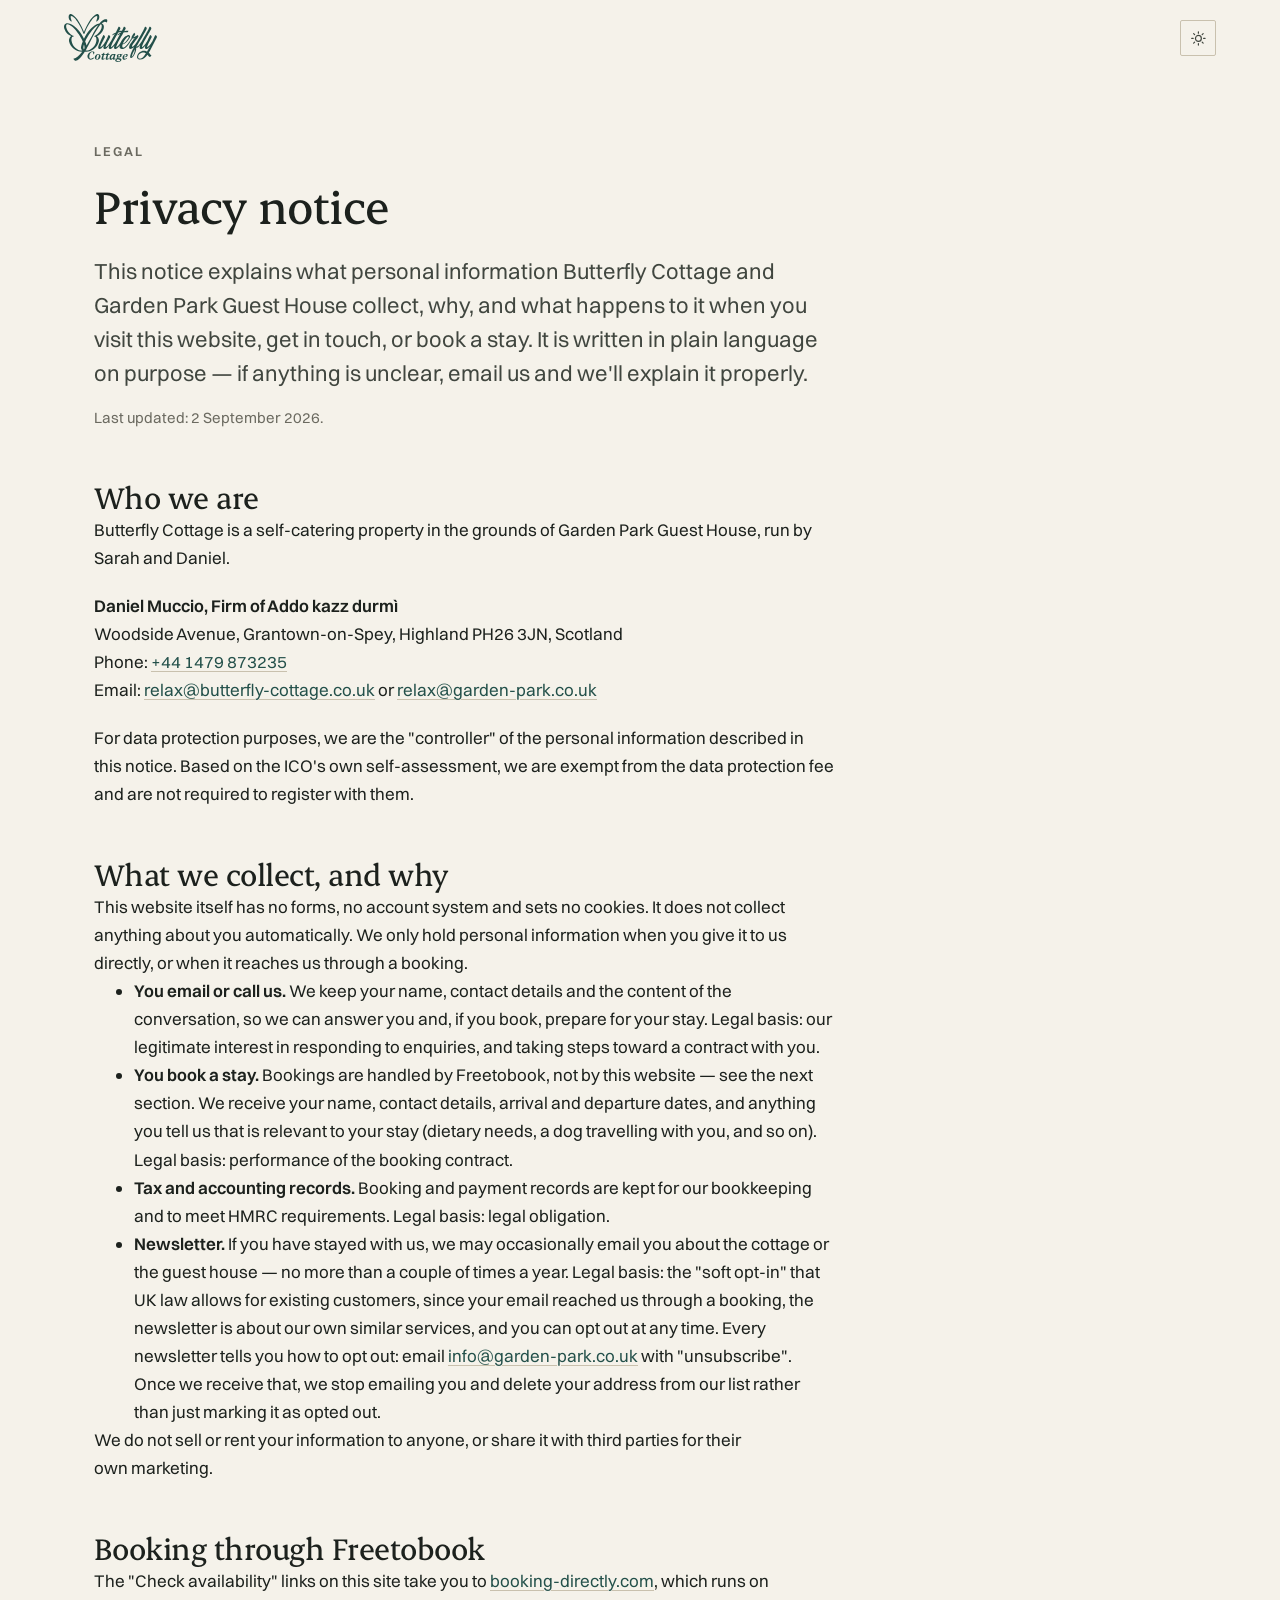
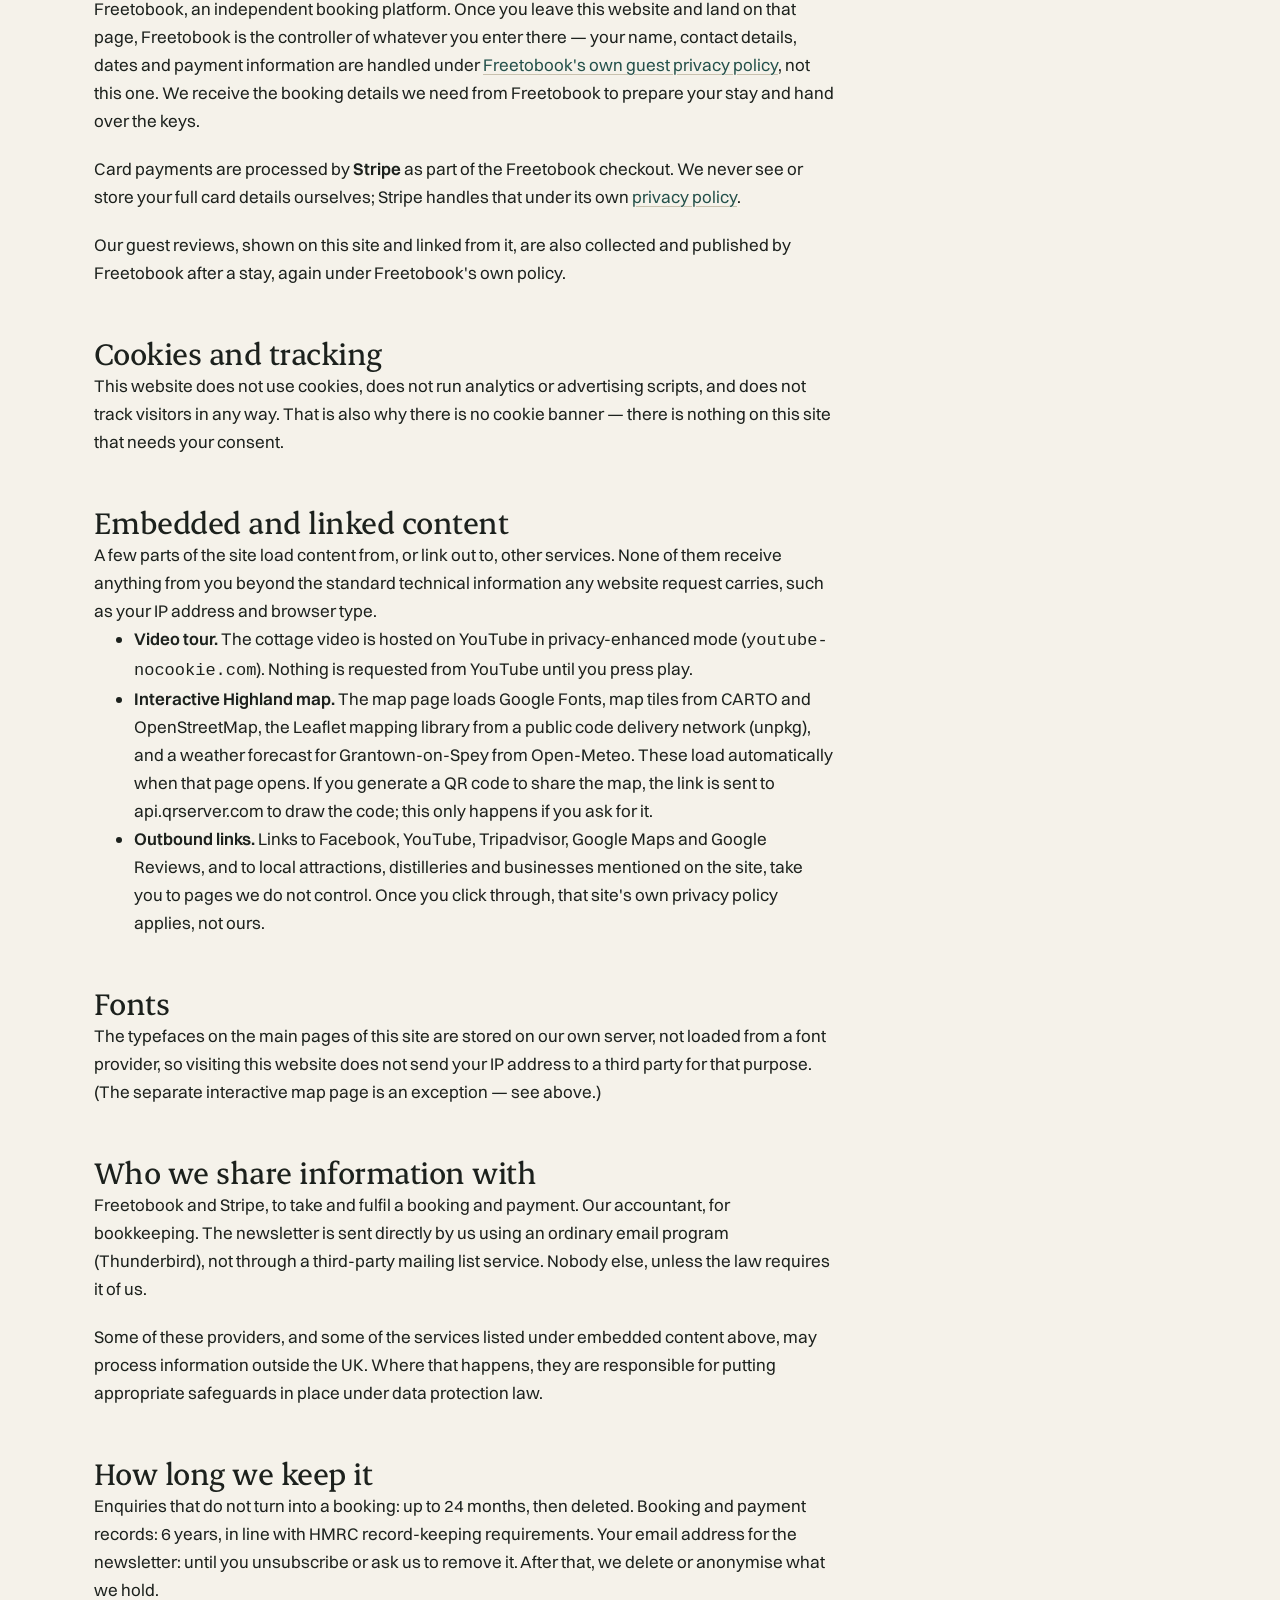
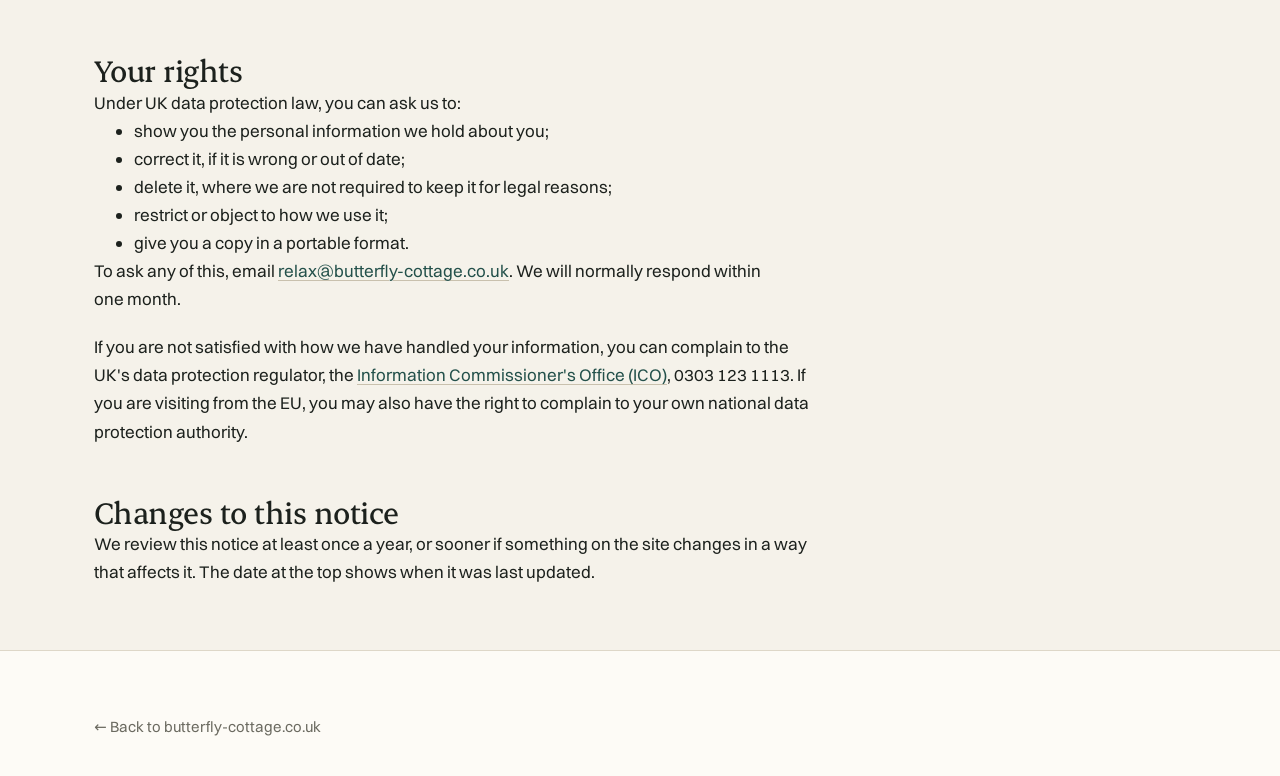
<file: privacy/index.html>
<!doctype html>
<html lang="en">
  <head>
    <meta charset="utf-8" />
    <meta name="viewport" content="width=device-width, initial-scale=1" />
    <title>Privacy Notice — Butterfly Cottage</title>
    <meta name="description" content="How Butterfly Cottage and Garden Park Guest House collect, use and protect your personal information." />
    <meta name="robots" content="noindex, follow" />
    <link rel="canonical" href="https://www.butterfly-cottage.co.uk/privacy/" />
    <meta property="og:type" content="website" />
    <meta property="og:title" content="Privacy Notice — Butterfly Cottage" />
    <meta property="og:description" content="How Butterfly Cottage and Garden Park Guest House collect, use and protect your personal information." />
    <meta property="og:url" content="https://www.butterfly-cottage.co.uk/privacy/" />
    <meta property="og:site_name" content="Butterfly Cottage" />
    <meta property="og:image" content="https://www.butterfly-cottage.co.uk/assets/photos/share.jpg" />
    <meta property="og:image:width" content="1200" />
    <meta property="og:image:height" content="630" />
    <meta property="og:image:alt" content="Butterfly Cottage at sunset, Grantown-on-Spey" />
    <meta property="og:locale" content="en_GB" />
    <meta name="twitter:card" content="summary_large_image" />
    <meta name="theme-color" content="#23504a" />

    <link rel="icon" type="image/svg+xml" href="../assets/favicon.svg" />
    <link rel="apple-touch-icon" href="../assets/apple-touch-icon.png" />
    <link rel="stylesheet" href="../assets/site.css" />
  </head>

  <body>
    <a class="skip" href="#main">Skip to content</a>

    <header class="header">
      <div class="wrap header__inner">
        <a class="brand" href="/" aria-label="Butterfly Cottage — home">
          <span class="brand__logo" aria-hidden="true"></span>
        </a>
        <div class="header__tools">
          <button class="icon-btn" data-theme-toggle aria-pressed="false" aria-label="Switch between light and dark mode">
            <svg class="icon-sun" viewBox="0 0 24 24" fill="none" stroke="currentColor" stroke-width="1.7" stroke-linecap="round" aria-hidden="true">
              <circle cx="12" cy="12" r="4.2" />
              <path d="M12 2.5v2M12 19.5v2M2.5 12h2M19.5 12h2M5.2 5.2l1.4 1.4M17.4 17.4l1.4 1.4M18.8 5.2l-1.4 1.4M6.6 17.4l-1.4 1.4" />
            </svg>
            <svg class="icon-moon" viewBox="0 0 24 24" fill="none" stroke="currentColor" stroke-width="1.7" stroke-linecap="round" aria-hidden="true">
              <path d="M20 14.5A8.5 8.5 0 1 1 9.5 4a6.8 6.8 0 0 0 10.5 10.5z" />
            </svg>
          </button>
        </div>
      </div>
    </header>

    <main id="main">
      <section class="wrap" style="padding-block: clamp(2.5rem, 5vw, 4rem)">
        <div class="prose" style="max-width: 74ch">
          <p class="eyebrow">Legal</p>
          <h1 style="font-size: var(--text-2xl); margin-top: var(--space-4)">Privacy notice</h1>
          <p class="lede" style="margin-top: var(--space-5)">
            This notice explains what personal information Butterfly Cottage and Garden Park
            Guest House collect, why, and what happens to it when you visit this website, get in
            touch, or book a stay. It is written in plain language on purpose — if anything is
            unclear, email us and we'll explain it properly.
          </p>
          <p style="margin-top: var(--space-4); color: var(--muted); font-size: var(--text-sm)">
            Last updated: 2&nbsp;September&nbsp;2026.
          </p>

          <h2 style="margin-top: var(--space-12)">Who we are</h2>
          <p>
            Butterfly Cottage is a self-catering property in the grounds of Garden Park Guest
            House, run by Sarah and Daniel.
          </p>
          <p>
            <strong>Daniel Muccio, Firm of Addo kazz durmì</strong><br />
            Woodside Avenue, Grantown-on-Spey, Highland PH26 3JN, Scotland<br />
            Phone: <a href="tel:+441479873235">+44 1479 873235</a><br />
            Email: <a href="mailto:relax@butterfly-cottage.co.uk">relax@butterfly-cottage.co.uk</a>
            or <a href="mailto:relax@garden-park.co.uk">relax@garden-park.co.uk</a>
          </p>
          <p>
            For data protection purposes, we are the "controller" of the personal information
            described in this notice. Based on the ICO's own self-assessment, we are exempt from
            the data protection fee and are not required to register with them.
          </p>

          <h2 style="margin-top: var(--space-12)">What we collect, and why</h2>
          <p>
            This website itself has no forms, no account system and sets no cookies. It does not
            collect anything about you automatically. We only hold personal information when you
            give it to us directly, or when it reaches us through a booking.
          </p>
          <ul>
            <li>
              <strong>You email or call us.</strong> We keep your name, contact details and the
              content of the conversation, so we can answer you and, if you book, prepare for
              your stay. Legal basis: our legitimate interest in responding to enquiries, and
              taking steps toward a contract with you.
            </li>
            <li>
              <strong>You book a stay.</strong> Bookings are handled by Freetobook, not by this
              website — see the next section. We receive your name, contact details, arrival and
              departure dates, and anything you tell us that is relevant to your stay (dietary
              needs, a dog travelling with you, and so on). Legal basis: performance of the
              booking contract.
            </li>
            <li>
              <strong>Tax and accounting records.</strong> Booking and payment records are kept
              for our bookkeeping and to meet HMRC requirements. Legal basis: legal obligation.
            </li>
            <li>
              <strong>Newsletter.</strong> If you have stayed with us, we may occasionally email
              you about the cottage or the guest house — no more than a couple of times a year.
              Legal basis: the "soft opt-in" that UK law allows for existing customers, since
              your email reached us through a booking, the newsletter is about our own similar
              services, and you can opt out at any time. Every newsletter tells you how to opt
              out: email <a href="mailto:info@garden-park.co.uk">info@garden-park.co.uk</a> with
              "unsubscribe". Once we receive that, we stop emailing you and delete your address
              from our list rather than just marking it as opted out.
            </li>
          </ul>
          <p>
            We do not sell or rent your information to anyone, or share it with third parties
            for their own marketing.
          </p>

          <h2 style="margin-top: var(--space-12)">Booking through Freetobook</h2>
          <p>
            The "Check availability" links on this site take you to
            <a href="https://booking-directly.com/" target="_blank" rel="noopener">booking-directly.com</a>,
            which runs on Freetobook, an independent booking platform. Once you leave this
            website and land on that page, Freetobook is the controller of whatever you enter
            there — your name, contact details, dates and payment information are handled under
            <a href="https://en.freetobook.com/guest-privacy-policy/" target="_blank" rel="noopener">Freetobook's own guest privacy policy</a>,
            not this one. We receive the booking details we need from Freetobook to prepare your
            stay and hand over the keys.
          </p>
          <p>
            Card payments are processed by <strong>Stripe</strong> as part of the Freetobook
            checkout. We never see or store your full card details ourselves; Stripe handles
            that under its own
            <a href="https://stripe.com/gb/privacy" target="_blank" rel="noopener">privacy policy</a>.
          </p>
          <p>
            Our guest reviews, shown on this site and linked from it, are also collected and
            published by Freetobook after a stay, again under Freetobook's own policy.
          </p>

          <h2 style="margin-top: var(--space-12)">Cookies and tracking</h2>
          <p>
            This website does not use cookies, does not run analytics or advertising scripts,
            and does not track visitors in any way. That is also why there is no cookie banner —
            there is nothing on this site that needs your consent.
          </p>

          <h2 style="margin-top: var(--space-12)">Embedded and linked content</h2>
          <p>
            A few parts of the site load content from, or link out to, other services. None of
            them receive anything from you beyond the standard technical information any website
            request carries, such as your IP address and browser type.
          </p>
          <ul>
            <li>
              <strong>Video tour.</strong> The cottage video is hosted on YouTube in
              privacy-enhanced mode (<code translate="no">youtube-nocookie.com</code>). Nothing
              is requested from YouTube until you press play.
            </li>
            <li>
              <strong>Interactive Highland map.</strong> The map page loads Google Fonts, map
              tiles from CARTO and OpenStreetMap, the Leaflet mapping library from a public code
              delivery network (unpkg), and a weather forecast for Grantown-on-Spey from
              Open-Meteo. These load automatically when that page opens. If you generate a QR
              code to share the map, the link is sent to api.qrserver.com to draw the code; this
              only happens if you ask for it.
            </li>
            <li>
              <strong>Outbound links.</strong> Links to Facebook, YouTube, Tripadvisor, Google
              Maps and Google Reviews, and to local attractions, distilleries and businesses
              mentioned on the site, take you to pages we do not control. Once you click through,
              that site's own privacy policy applies, not ours.
            </li>
          </ul>

          <h2 style="margin-top: var(--space-12)">Fonts</h2>
          <p>
            The typefaces on the main pages of this site are stored on our own server, not
            loaded from a font provider, so visiting this website does not send your IP address
            to a third party for that purpose. (The separate interactive map page is an
            exception — see above.)
          </p>

          <h2 style="margin-top: var(--space-12)">Who we share information with</h2>
          <p>
            Freetobook and Stripe, to take and fulfil a booking and payment. Our accountant, for
            bookkeeping. The newsletter is sent directly by us using an ordinary email program
            (Thunderbird), not through a third-party mailing list service. Nobody else, unless
            the law requires it of us.
          </p>
          <p>
            Some of these providers, and some of the services listed under embedded content
            above, may process information outside the UK. Where that happens, they are
            responsible for putting appropriate safeguards in place under data protection law.
          </p>

          <h2 style="margin-top: var(--space-12)">How long we keep it</h2>
          <p>
            Enquiries that do not turn into a booking: up to 24 months, then deleted. Booking and
            payment records: 6 years, in line with HMRC record-keeping requirements. Your email
            address for the newsletter: until you unsubscribe or ask us to remove it. After that,
            we delete or anonymise what we hold.
          </p>

          <h2 style="margin-top: var(--space-12)">Your rights</h2>
          <p>Under UK data protection law, you can ask us to:</p>
          <ul>
            <li>show you the personal information we hold about you;</li>
            <li>correct it, if it is wrong or out of date;</li>
            <li>delete it, where we are not required to keep it for legal reasons;</li>
            <li>restrict or object to how we use it;</li>
            <li>give you a copy in a portable format.</li>
          </ul>
          <p>
            To ask any of this, email
            <a href="mailto:relax@butterfly-cottage.co.uk">relax@butterfly-cottage.co.uk</a>.
            We will normally respond within one month.
          </p>
          <p>
            If you are not satisfied with how we have handled your information, you can complain
            to the UK's data protection regulator, the
            <a href="https://ico.org.uk/make-a-complaint/" target="_blank" rel="noopener">Information Commissioner's Office (ICO)</a>,
            0303 123 1113. If you are visiting from the EU, you may also have the right to
            complain to your own national data protection authority.
          </p>

          <h2 style="margin-top: var(--space-12)">Changes to this notice</h2>
          <p>
            We review this notice at least once a year, or sooner if something on the site
            changes in a way that affects it. The date at the top shows when it was last
            updated.
          </p>
        </div>
      </section>
    </main>

    <footer class="footer">
      <div class="wrap">
        <p><a href="/">&larr; Back to butterfly-cottage.co.uk</a></p>
      </div>
    </footer>

    <script src="../assets/site.js" defer></script>
  </body>
</html>
</file>
<file: assets/site.css>
/* ==========================================================================
   Butterfly Cottage — Grantown-on-Spey
   Design: limewash paper, slate-pine, larch copper. Erode + Switzer.
   ========================================================================== */

/* ---------- Fonts ----------
   Self-hosted, so no visitor IP reaches a third party and there is no extra
   DNS and TLS handshake on the critical path. Files and the licence are in
   assets/fonts/. Replacing them: see README. */
@font-face {
  font-family: 'Erode';
  src: url('fonts/Erode-Regular.woff2') format('woff2');
  font-weight: 400;
  font-style: normal;
  font-display: swap;
}
@font-face {
  font-family: 'Erode';
  src: url('fonts/Erode-Medium.woff2') format('woff2');
  font-weight: 500;
  font-style: normal;
  font-display: swap;
}
@font-face {
  font-family: 'Switzer';
  src: url('fonts/Switzer-Regular.woff2') format('woff2');
  font-weight: 400;
  font-style: normal;
  font-display: swap;
}
@font-face {
  font-family: 'Switzer';
  src: url('fonts/Switzer-Medium.woff2') format('woff2');
  font-weight: 500;
  font-style: normal;
  font-display: swap;
}
@font-face {
  font-family: 'Switzer';
  src: url('fonts/Switzer-Semibold.woff2') format('woff2');
  font-weight: 600;
  font-style: normal;
  font-display: swap;
}

/* ---------- Tokens ---------- */
:root {
  --text-xs: clamp(0.75rem, 0.72rem + 0.15vw, 0.8125rem);
  --text-sm: clamp(0.875rem, 0.85rem + 0.15vw, 0.9375rem);
  --text-base: clamp(1rem, 0.96rem + 0.2vw, 1.0625rem);
  --text-lg: clamp(1.125rem, 1.05rem + 0.4vw, 1.375rem);
  --text-xl: clamp(1.5rem, 1.25rem + 1.1vw, 2.125rem);
  --text-2xl: clamp(2rem, 1.35rem + 2.4vw, 3.25rem);
  --text-3xl: clamp(2.5rem, 1.4rem + 3.6vw, 4.25rem);

  --space-1: 0.25rem;
  --space-2: 0.5rem;
  --space-3: 0.75rem;
  --space-4: 1rem;
  --space-5: 1.25rem;
  --space-6: 1.5rem;
  --space-8: 2rem;
  --space-10: 2.5rem;
  --space-12: 3rem;
  --space-16: 4rem;
  --space-20: 5rem;
  --space-24: 6rem;
  --space-32: 8rem;

  --font-display: 'Erode', 'Iowan Old Style', Georgia, serif;
  --font-body: 'Switzer', 'Inter', system-ui, sans-serif;

  --radius-sm: 2px;
  --radius-md: 3px;
  --measure: 64ch;
  --page: 1220px;
  --gutter: clamp(1.25rem, 5vw, 4.5rem);
  --section-y: clamp(4rem, 9vw, 8.5rem);

  --ease: cubic-bezier(0.22, 1, 0.36, 1);
}

:root,
[data-theme='light'] {
  color-scheme: light;
  --bg: #f5f2ea;
  --surface: #fdfbf6;
  --surface-2: #efeade;
  --ink: #1c211d;
  --ink-soft: #40463f;
  --muted: #6b6a60;
  --faint: #a8a49a;
  --line: #ded7c8;
  --line-strong: #c9c1ae;
  --primary: #23504a;
  --primary-hover: #163b36;
  --on-primary: #fbfaf6;
  --accent: #9d5f2f;

  /* Brand green (BC brand identity 2021: #b0cb1f) — darkened for contrast on cream */
  --brand-green: #6e8410;
  --logo: #23504a;
  --accent-soft: #e9dccc;
  --shadow: 0 1px 2px rgb(28 33 29 / 0.04), 0 12px 32px -12px rgb(28 33 29 / 0.12);
}

[data-theme='dark'] {
  color-scheme: dark;
  --bg: #141816;
  --surface: #1b201d;
  --surface-2: #232a26;
  --ink: #ece7db;
  --ink-soft: #cfcabd;
  --muted: #9a978c;
  --faint: #6d6a62;
  --line: #2e352f;
  --line-strong: #414a42;
  --primary: #8fbcaf;
  --primary-hover: #a9cfc3;
  --on-primary: #10201c;
  --accent: #d29b6d;
  --brand-green: #b0cb1f;
  --logo: #ece7db;
  --accent-soft: #2b322c;
  --shadow: 0 1px 2px rgb(0 0 0 / 0.3), 0 16px 40px -16px rgb(0 0 0 / 0.55);
}

/* ---------- Reset ---------- */
*,
*::before,
*::after {
  box-sizing: border-box;
}
* {
  margin: 0;
}
html {
  -webkit-text-size-adjust: 100%;
  scroll-behavior: smooth;
  scroll-padding-top: 5.5rem;
}
body {
  background: var(--bg);
  color: var(--ink);
  font-family: var(--font-body);
  font-size: var(--text-base);
  line-height: 1.65;
  -webkit-font-smoothing: antialiased;
  text-rendering: optimizeLegibility;
  overflow-x: hidden;
}
img,
svg,
video,
iframe {
  display: block;
  max-width: 100%;
}
img {
  height: auto;
}
a {
  color: inherit;
  touch-action: manipulation;
}
button {
  font: inherit;
  color: inherit;
  touch-action: manipulation;
}
:focus-visible {
  outline: 2px solid var(--primary);
  outline-offset: 3px;
  border-radius: var(--radius-sm);
}
::selection {
  background: var(--accent-soft);
  color: var(--ink);
}

/* ---------- Type ---------- */
h1,
h2,
h3 {
  font-family: var(--font-display);
  font-weight: 500;
  line-height: 1.08;
  letter-spacing: -0.015em;
  text-wrap: balance;
}
h1 {
  font-size: var(--text-3xl);
}
h2 {
  font-size: var(--text-xl);
}
h3 {
  font-family: var(--font-body);
  font-size: var(--text-lg);
  font-weight: 600;
  line-height: 1.3;
  letter-spacing: -0.005em;
}
p {
  text-wrap: pretty;
}
.lede {
  font-size: var(--text-lg);
  line-height: 1.55;
  color: var(--ink-soft);
  font-weight: 400;
}
.prose {
  max-width: var(--measure);
}
.prose p + p {
  margin-top: var(--space-5);
}
.prose a {
  color: var(--primary);
  text-decoration: underline;
  text-decoration-thickness: 1px;
  text-underline-offset: 3px;
  text-decoration-color: var(--line-strong);
  transition: text-decoration-color 0.2s;
}
.prose a:hover {
  text-decoration-color: var(--primary);
}

.eyebrow {
  font-size: var(--text-xs);
  text-transform: uppercase;
  letter-spacing: 0.16em;
  font-weight: 600;
  color: var(--muted);
}
.rule {
  height: 1px;
  background: var(--line);
  border: 0;
}

/* ---------- Layout ---------- */
.wrap {
  width: 100%;
  max-width: var(--page);
  margin-inline: auto;
  padding-inline: var(--gutter);
}
/* Notch and rounded corners in landscape: only ever adds padding. */
@supports (padding: max(0px)) {
  .wrap {
    padding-left: max(var(--gutter), env(safe-area-inset-left));
    padding-right: max(var(--gutter), env(safe-area-inset-right));
  }
}
section {
  padding-block: var(--section-y);
}
.section-head {
  display: grid;
  gap: var(--space-4);
  max-width: 62ch;
  margin-bottom: clamp(2.5rem, 5vw, 4rem);
}

/* ---------- Header ---------- */
.header {
  position: sticky;
  top: 0;
  z-index: 60;
  background: color-mix(in srgb, var(--bg) 88%, transparent);
  backdrop-filter: blur(14px) saturate(1.2);
  border-bottom: 1px solid transparent;
  transition:
    border-color 0.3s,
    background 0.3s;
}
.header[data-scrolled='true'] {
  border-bottom-color: var(--line);
}
/* Seven nav entries, a four-language switcher and the booking button do not
   fit the 1220px article measure, so the header gets a wider track. */
.header .wrap {
  max-width: 1400px;
}
.header__inner {
  display: flex;
  align-items: center;
  gap: var(--space-4);
  min-height: 4.75rem;
}
.brand {
  display: flex;
  align-items: center;
  gap: var(--space-3);
  text-decoration: none;
  margin-right: auto;
  color: var(--ink);
}
.brand svg {
  width: 2.25rem;
  height: auto;
  color: var(--primary);
  flex: none;
}
/* Official Butterfly Cottage wordmark, drawn as a mask so it inherits colour */
.brand__logo {
  display: block;
  width: 13.5rem;
  height: 3.021rem;
  flex: none;
  background-color: var(--logo);
  -webkit-mask: url('logo.svg') no-repeat left center / contain;
  mask: url('logo.svg') no-repeat left center / contain;
  transition: background-color 0.25s var(--ease);
}
.brand:hover .brand__logo {
  background-color: var(--accent);
}
@media (max-width: 560px) {
  .brand__logo {
    width: 10.6rem;
    height: 2.372rem;
  }
}
@media (max-width: 480px) {
  .brand__logo {
    width: 8.2rem;
    height: 1.835rem;
  }
}
.brand__name {
  font-family: var(--font-display);
  font-size: 1.0625rem;
  line-height: 1.05;
  letter-spacing: -0.01em;
}
.brand__sub {
  display: block;
  white-space: nowrap;
  font-family: var(--font-body);
  font-size: 0.6875rem;
  letter-spacing: 0.13em;
  text-transform: uppercase;
  color: var(--muted);
  margin-top: 0.2rem;
}
.nav {
  display: flex;
  align-items: center;
  gap: clamp(0.7rem, 1.1vw, 1.15rem);
}
.nav a {
  font-size: var(--text-sm);
  white-space: nowrap;
  text-decoration: none;
  color: var(--ink-soft);
  padding-block: 0.35rem;
  border-bottom: 1px solid transparent;
  transition:
    color 0.2s,
    border-color 0.2s;
}
.nav a:hover {
  color: var(--ink);
  border-bottom-color: var(--accent);
}
/* The map is the only nav entry that leaves the page, so it says so. */
.nav__map {
  display: inline-flex;
  align-items: center;
  gap: 0.32em;
  color: var(--ink);
}
.nav__map svg {
  width: 0.7em;
  height: 0.7em;
  flex: none;
  opacity: 0.7;
}
.nav__map:hover svg {
  opacity: 1;
}
.header__tools {
  display: flex;
  align-items: center;
  gap: var(--space-2);
}

.lang {
  display: flex;
  align-items: center;
  font-size: var(--text-xs);
  font-weight: 600;
  letter-spacing: 0.06em;
  border: 1px solid var(--line-strong);
  border-radius: var(--radius-sm);
  overflow: hidden;
}
.lang a {
  padding: 0.3rem 0.5rem;
  text-decoration: none;
  color: var(--muted);
}
.lang a[aria-current='true'] {
  background: var(--ink);
  color: var(--bg);
}
/* Four languages have to stay inside a 360px header */
@media (max-width: 620px) {
  .lang a {
    padding: 0.3rem 0.28rem;
    letter-spacing: 0;
  }
}
@media (max-width: 480px) {
  .header__inner {
    gap: var(--space-3);
  }
  .header__tools {
    gap: 0.375rem;
  }
  .lang a {
    padding: 0.3rem 0.25rem;
  }
}

.icon-btn {
  display: grid;
  place-items: center;
  width: 2.25rem;
  height: 2.25rem;
  background: none;
  border: 1px solid var(--line-strong);
  border-radius: var(--radius-sm);
  cursor: pointer;
  color: var(--ink-soft);
  transition:
    border-color 0.2s,
    color 0.2s;
}
.icon-btn:hover {
  border-color: var(--primary);
  color: var(--primary);
}
.icon-btn svg {
  width: 1.05rem;
  height: 1.05rem;
}
[data-theme='dark'] .icon-sun,
.icon-moon {
  display: none;
}
[data-theme='dark'] .icon-moon {
  display: block;
}

.burger {
  display: none;
}

/* ---------- Buttons ---------- */
.btn {
  --btn-bg: var(--primary);
  --btn-fg: var(--on-primary);
  display: inline-flex;
  align-items: center;
  justify-content: center;
  gap: 0.5rem;
  padding: 0.8rem 1.4rem;
  background: var(--btn-bg);
  color: var(--btn-fg);
  border: 1px solid var(--btn-bg);
  border-radius: var(--radius-sm);
  font-size: var(--text-sm);
  font-weight: 600;
  letter-spacing: 0.01em;
  text-decoration: none;
  cursor: pointer;
  transition:
    background 0.25s var(--ease),
    border-color 0.25s,
    transform 0.25s var(--ease);
}
.btn:hover {
  --btn-bg: var(--primary-hover);
  transform: translateY(-1px);
}
.btn--ghost {
  --btn-bg: transparent;
  --btn-fg: var(--ink);
  border-color: var(--line-strong);
}
.btn--ghost:hover {
  --btn-bg: transparent;
  --btn-fg: var(--ink);
  border-color: var(--ink);
}
.btn--light {
  --btn-bg: #fdfbf6;
  --btn-fg: #1c211d;
  border-color: #fdfbf6;
}
.btn--light:hover {
  --btn-bg: #fff;
  --btn-fg: #1c211d;
  border-color: #fff;
}
.btn--outline-light {
  --btn-bg: transparent;
  --btn-fg: #fdfbf6;
  border-color: rgb(253 251 246 / 0.55);
}
.btn--outline-light:hover {
  --btn-bg: rgb(253 251 246 / 0.12);
  --btn-fg: #fdfbf6;
  border-color: #fdfbf6;
}
.btn-row {
  display: flex;
  flex-wrap: wrap;
  gap: var(--space-3);
}

/* ---------- Hero ---------- */
.hero {
  padding-block: clamp(2.5rem, 5vw, 4rem) 0;
}
.hero__grid {
  display: grid;
  gap: clamp(1.5rem, 4vw, 3.5rem);
}
.hero__grid > .eyebrow {
  grid-column: 1 / -1;
}
.hero h1 {
  margin: 0;
}
.hero__aside {
  display: grid;
  align-content: end;
  /* --space-7 does not exist in the scale above, so this used to resolve to
     "normal" and the buttons sat directly under the paragraph. */
  gap: var(--space-8);
}
.hero__aside p {
  margin: 0;
  font-size: var(--text-lg);
  line-height: 1.55;
  color: var(--ink-soft);
  max-width: 42ch;
}
@media (min-width: 900px) {
  .hero__grid {
    grid-template-columns: 1.1fr 0.9fr;
    align-items: end;
  }
  .hero__aside {
    padding-bottom: 0.4rem;
  }
}
.hero__band {
  position: relative;
  isolation: isolate;
  margin-top: clamp(2.5rem, 5vw, 4rem);
}
/* Two crops are cut from the same photo in build_images.py, so the box only has
   to match the crop it gets. No object-position nudging needed. */
.hero__band img {
  display: block;
  width: 100%;
  aspect-ratio: 2.4 / 1;
  object-fit: cover;
}
@media (max-width: 700px) {
  .hero__band img {
    aspect-ratio: 1 / 1;
  }
}
.hero__band::after {
  content: '';
  position: absolute;
  inset: auto 0 0 0;
  height: 40%;
  background: linear-gradient(to top, rgb(12 18 16 / 0.5), transparent);
  pointer-events: none;
}
.hero__season {
  position: absolute;
  z-index: 1;
  right: clamp(1rem, 3vw, 2rem);
  bottom: clamp(0.75rem, 2vw, 1.25rem);
  margin: 0;
  font-size: var(--text-xs);
  letter-spacing: 0.14em;
  text-transform: uppercase;
  font-weight: 600;
  color: rgb(253 251 246 / 0.85);
  text-shadow: 0 1px 10px rgb(0 0 0 / 0.55);
}
@media (max-width: 640px) {
  .hero__season {
    font-size: 0.625rem;
    letter-spacing: 0.1em;
  }
}
@media (max-width: 460px) {
  .brand__sub {
    display: none;
  }
}

/* ---------- Facts strip ---------- */
.facts {
  background: var(--surface);
  border-block: 1px solid var(--line);
  padding-block: clamp(1.75rem, 3vw, 2.5rem);
}
.facts ul {
  list-style: none;
  padding: 0;
  display: grid;
  grid-template-columns: repeat(auto-fit, minmax(7.5rem, 1fr));
  gap: var(--space-6) var(--space-6);
}
.facts li {
  display: grid;
  gap: 0.3rem;
}
.facts dt,
.facts .facts__k {
  font-size: var(--text-xs);
  text-transform: uppercase;
  letter-spacing: 0.13em;
  color: var(--muted);
  font-weight: 600;
}
.facts .facts__v {
  font-family: var(--font-display);
  font-size: 1.1875rem;
  line-height: 1.2;
}

/* ---------- Split (text + image) ---------- */
.split {
  display: grid;
  gap: clamp(2rem, 5vw, 4.5rem);
  align-items: center;
}
@media (min-width: 900px) {
  .split {
    grid-template-columns: 1fr 1fr;
  }
  .split--reverse > *:first-child {
    order: 2;
  }
  .split--wide-text {
    grid-template-columns: 1.15fr 0.85fr;
  }
}
.frame {
  position: relative;
  border-radius: var(--radius-md);
  overflow: hidden;
  background: var(--surface-2);
}
.frame img {
  width: 100%;
  aspect-ratio: 4 / 3;
  object-fit: cover;
}
.frame--portrait img {
  aspect-ratio: 3 / 4;
}
.caption {
  margin-top: var(--space-3);
  font-size: var(--text-xs);
  color: var(--muted);
}

.pullquote {
  margin-top: var(--space-8);
  padding-left: var(--space-6);
  border-left: 2px solid var(--accent);
}
.pullquote p {
  font-family: var(--font-display);
  font-size: var(--text-lg);
  line-height: 1.4;
}
.pullquote cite {
  display: block;
  margin-top: var(--space-3);
  font-size: var(--text-xs);
  font-style: normal;
  letter-spacing: 0.08em;
  text-transform: uppercase;
  color: var(--muted);
}

/* ---------- Amenities ---------- */
.amenities {
  display: grid;
  gap: var(--space-8);
  grid-template-columns: repeat(auto-fit, minmax(14rem, 1fr));
}
@media (min-width: 1000px) {
  .amenities {
    grid-template-columns: repeat(3, 1fr);
  }
  .amenity:nth-child(5) {
    grid-column: span 2;
  }
  .amenity:nth-child(5) ul {
    grid-template-columns: repeat(2, minmax(0, 1fr));
    column-gap: var(--space-8);
  }
}
.amenity {
  border-top: 1px solid var(--line-strong);
  padding-top: var(--space-5);
}
.amenity h3 {
  display: flex;
  align-items: center;
  gap: 0.55rem;
  font-size: var(--text-base);
  letter-spacing: 0.02em;
}
.amenity h3 svg {
  width: 1.1rem;
  height: 1.1rem;
  color: var(--accent);
  flex: none;
}
.amenity ul {
  list-style: none;
  padding: 0;
  margin-top: var(--space-4);
  display: grid;
  gap: 0.55rem;
  font-size: var(--text-sm);
  color: var(--ink-soft);
}
.amenity li {
  padding-left: 1rem;
  position: relative;
}
.amenity li::before {
  content: '';
  position: absolute;
  left: 0;
  top: 0.62em;
  width: 5px;
  height: 1px;
  background: var(--faint);
}

/* ---------- Gallery ---------- */
.gallery {
  display: grid;
  gap: var(--space-3);
  grid-template-columns: repeat(2, 1fr);
}
@media (min-width: 720px) {
  .gallery {
    grid-template-columns: repeat(3, 1fr);
  }
  .gallery > *:nth-child(1),
  .gallery > *:nth-child(9) {
    grid-column: span 2;
  }
  .gallery > *:nth-child(1) img,
  .gallery > *:nth-child(9) img {
    aspect-ratio: 16 / 9;
  }
}
.shot {
  position: relative;
  padding: 0;
  border: 0;
  background: var(--surface-2);
  border-radius: var(--radius-md);
  overflow: hidden;
  cursor: zoom-in;
  display: block;
  height: 100%;
}
/* The WebP <picture> wrapper must not become a layout box of its own,
   otherwise the img loses its percentage height inside the grid cell. */
.shot picture {
  display: contents;
}
.shot img {
  width: 100%;
  height: 100%;
  aspect-ratio: 4 / 3;
  object-fit: cover;
  transition: transform 0.7s var(--ease);
}
.shot:hover img {
  transform: scale(1.04);
}

/* Lightbox */
.lightbox {
  position: fixed;
  inset: 0;
  z-index: 100;
  display: none;
  place-items: center;
  padding: clamp(1rem, 4vw, 3rem);
  background: rgb(12 16 14 / 0.94);
  backdrop-filter: blur(4px);
  overscroll-behavior: contain;
}
.lightbox[open] {
  display: grid;
}
.lightbox img {
  max-width: min(1200px, 100%);
  max-height: 82vh;
  width: auto;
  border-radius: var(--radius-md);
  object-fit: contain;
}
.lightbox figcaption {
  margin-top: var(--space-4);
  text-align: center;
  color: rgb(253 251 246 / 0.78);
  font-size: var(--text-sm);
}
.lightbox__close,
.lightbox__nav {
  position: absolute;
  background: rgb(253 251 246 / 0.1);
  border: 1px solid rgb(253 251 246 / 0.28);
  color: #fdfbf6;
  width: 2.75rem;
  height: 2.75rem;
  border-radius: 50%;
  cursor: pointer;
  display: grid;
  place-items: center;
  transition: background 0.2s;
}
.lightbox__close:hover,
.lightbox__nav:hover {
  background: rgb(253 251 246 / 0.24);
}
.lightbox__close {
  top: clamp(1rem, 3vw, 2rem);
  right: clamp(1rem, 3vw, 2rem);
}
.lightbox__nav {
  top: 50%;
  transform: translateY(-50%);
}
.lightbox__nav[data-dir='prev'] {
  left: clamp(0.5rem, 2vw, 2rem);
}
.lightbox__nav[data-dir='next'] {
  right: clamp(0.5rem, 2vw, 2rem);
}
.lightbox svg {
  width: 1.1rem;
  height: 1.1rem;
}

/* ---------- Video ---------- */
.video {
  position: relative;
  border-radius: var(--radius-md);
  overflow: hidden;
  aspect-ratio: 16 / 9;
  background: var(--surface-2);
  border: 0;
  padding: 0;
  cursor: pointer;
  width: 100%;
  display: block;
}
.video img,
.video iframe {
  width: 100%;
  height: 100%;
  object-fit: cover;
  border: 0;
}
.video__play {
  position: absolute;
  inset: 0;
  display: grid;
  place-items: center;
  background: rgb(16 22 19 / 0.35);
  transition: background 0.3s;
}
.video:hover .video__play {
  background: rgb(16 22 19 / 0.2);
}
.video__play span {
  display: grid;
  place-items: center;
  width: 4.5rem;
  height: 4.5rem;
  border-radius: 50%;
  background: rgb(253 251 246 / 0.92);
  color: #1c211d;
}
.video__play svg {
  width: 1.4rem;
  height: 1.4rem;
  margin-left: 3px;
}

/* ---------- Practical table ---------- */
.know {
  background: var(--surface);
  border-block: 1px solid var(--line);
}
.know dl {
  display: grid;
  gap: 0;
  margin: 0;
  grid-template-columns: 1fr;
}
@media (min-width: 860px) {
  .know dl {
    grid-template-columns: repeat(2, minmax(0, 1fr));
    column-gap: clamp(2rem, 5vw, 5rem);
  }
}
.know__row {
  display: grid;
  grid-template-columns: minmax(9rem, 12rem) 1fr;
  gap: var(--space-4);
  padding-block: var(--space-4);
  border-bottom: 1px solid var(--line);
  align-items: baseline;
}
.know__row dt {
  font-size: var(--text-xs);
  text-transform: uppercase;
  letter-spacing: 0.11em;
  font-weight: 600;
  color: var(--muted);
}
.know__row dd {
  margin: 0;
  font-size: var(--text-sm);
  color: var(--ink-soft);
}
/* Links in this table inherited body colour and had no underline, so they did
   not read as links at all. */
.know__row a {
  color: var(--primary);
  text-decoration: underline;
  text-decoration-thickness: 1px;
  text-underline-offset: 3px;
}
.know__row a:hover {
  text-decoration-thickness: 2px;
}
/* The terms link must be unmistakably clickable */
.know__row a.link-strong {
  font-size: var(--text-base);
  font-weight: 600;
  text-decoration-thickness: 2px;
}
@media (max-width: 480px) {
  .know__row {
    grid-template-columns: 1fr;
    gap: var(--space-1);
  }
}

/* ---------- FAQ ---------- */
/* Native <details>, so it works without JavaScript and stays keyboard
   operable and findable by the browser's own in-page search. */
.faq {
  margin-top: clamp(3rem, 6vw, 4.5rem);
  max-width: 68ch;
}
.faq > h3 {
  font-size: var(--text-lg);
  margin-bottom: var(--space-4);
}
.faq__item {
  border-top: 1px solid var(--line);
}
.faq__item:last-of-type {
  border-bottom: 1px solid var(--line);
}
.faq__item summary {
  display: flex;
  align-items: baseline;
  justify-content: space-between;
  gap: var(--space-5);
  padding-block: var(--space-4);
  font-size: var(--text-sm);
  font-weight: 600;
  color: var(--ink);
  cursor: pointer;
  list-style: none;
  transition: color 0.2s;
}
.faq__item summary::-webkit-details-marker {
  display: none;
}
.faq__item summary:hover {
  color: var(--primary);
}
.faq__item summary::after {
  content: '';
  flex: none;
  width: 0.5em;
  height: 0.5em;
  margin-top: 0.15em;
  border-right: 1.5px solid var(--muted);
  border-bottom: 1.5px solid var(--muted);
  transform: rotate(45deg);
  transition: transform 0.25s var(--ease);
}
.faq__item[open] summary::after {
  transform: rotate(-135deg);
}
.faq__answer {
  padding-bottom: var(--space-5);
  font-size: var(--text-sm);
  line-height: 1.6;
  color: var(--ink-soft);
}

/* ---------- Reviews ---------- */
.score {
  display: flex;
  flex-wrap: wrap;
  align-items: baseline;
  gap: var(--space-4) var(--space-8);
  padding-bottom: var(--space-8);
  border-bottom: 1px solid var(--line);
}
.score__big {
  font-variant-numeric: tabular-nums;
  font-family: var(--font-display);
  font-size: var(--text-2xl);
  line-height: 1;
}
.score__meta {
  font-size: var(--text-sm);
  color: var(--muted);
}
.score__bars {
  display: grid;
  gap: 0.4rem;
  min-width: min(100%, 17rem);
  margin-left: auto;
}
.score__bar {
  font-variant-numeric: tabular-nums;
  display: grid;
  grid-template-columns: 6.5rem 1fr 2.2rem;
  gap: var(--space-3);
  align-items: center;
  font-size: var(--text-xs);
  color: var(--muted);
}
.score__track {
  height: 3px;
  background: var(--line);
  border-radius: 2px;
  overflow: hidden;
}
.score__fill {
  height: 100%;
  background: var(--primary);
  border-radius: 2px;
}
.quotes {
  margin-top: var(--space-12);
  display: grid;
  gap: var(--space-6);
  grid-template-columns: repeat(auto-fit, minmax(13rem, 1fr));
}
.quote {
  background: var(--surface);
  border: 1px solid var(--line);
  border-radius: var(--radius-md);
  padding: var(--space-6);
  display: grid;
  align-content: start;
  gap: var(--space-4);
}
.quote blockquote {
  margin: 0;
  font-size: var(--text-base);
  line-height: 1.6;
  color: var(--ink-soft);
}
.quote figcaption {
  font-size: var(--text-xs);
  letter-spacing: 0.08em;
  text-transform: uppercase;
  color: var(--muted);
}

/* ---------- Area / links ---------- */
.area {
  display: grid;
  gap: var(--space-10) var(--space-8);
  grid-template-columns: repeat(auto-fit, minmax(16rem, 1fr));
}
.area__block h3 {
  font-size: var(--text-base);
  padding-bottom: var(--space-3);
  border-bottom: 1px solid var(--line-strong);
}
.area__block p {
  margin-top: var(--space-4);
  font-size: var(--text-sm);
  color: var(--ink-soft);
}
.linklist {
  list-style: none;
  padding: 0;
  margin-top: var(--space-4);
  display: flex;
  flex-wrap: wrap;
  gap: 0.4rem;
}
.linklist a {
  display: inline-block;
  font-size: var(--text-xs);
  padding: 0.28rem 0.6rem;
  border: 1px solid var(--line-strong);
  border-radius: 999px;
  text-decoration: none;
  color: var(--ink-soft);
  transition:
    border-color 0.2s,
    color 0.2s;
}
.linklist a:hover {
  border-color: var(--primary);
  color: var(--primary);
}

.map-cta {
  margin-top: clamp(2.5rem, 5vw, 4rem);
  padding: clamp(1.75rem, 4vw, 2.75rem);
  background: var(--surface-2);
  border-radius: var(--radius-md);
  display: flex;
  flex-wrap: wrap;
  align-items: center;
  justify-content: space-between;
  gap: var(--space-6);
}
.map-cta p {
  max-width: 48ch;
  font-size: var(--text-sm);
  color: var(--ink-soft);
  margin-top: var(--space-2);
}

/* ---------- Hosts ---------- */
.hosts {
  display: grid;
  gap: var(--space-8);
  grid-template-columns: repeat(auto-fit, minmax(13rem, 1fr));
  max-width: 56rem;
}
.host img {
  width: 100%;
  aspect-ratio: 3 / 4;
  object-fit: cover;
  border-radius: var(--radius-md);
  filter: saturate(0.94);
}
.host h3 {
  margin-top: var(--space-4);
  font-size: var(--text-base);
}
.host p {
  margin-top: var(--space-2);
  font-size: var(--text-sm);
  color: var(--muted);
}

/* Hosts' own story, below the portraits */
.story {
  margin-top: clamp(3rem, 6vw, 4.5rem);
  max-width: 58ch;
}
.story h3 {
  font-size: var(--text-lg);
}
.story p {
  margin-top: var(--space-5);
  color: var(--ink-soft);
}
.story__close {
  margin-top: var(--space-8);
  font-size: var(--text-lg);
  font-weight: 600;
  line-height: 1.45;
  color: var(--ink);
}
/* Awards and review links, set off from the story above */
.story__awards {
  margin-top: var(--space-10);
  padding-top: var(--space-8);
  border-top: 1px solid var(--line);
}
/* Breathing room before the booking band */
#hosts {
  padding-bottom: calc(var(--section-y) + clamp(1.5rem, 5vw, 3rem));
}

/* ---------- Booking band ---------- */
.book {
  background: var(--primary);
  color: var(--on-primary);
}
[data-theme='dark'] .book {
  background: #1d3a35;
  color: #ece7db;
}
.book h2 {
  color: inherit;
}
.book .lede {
  color: color-mix(in srgb, currentColor 82%, transparent);
}
.book__grid {
  display: grid;
  gap: clamp(2rem, 5vw, 4rem);
}
@media (min-width: 900px) {
  .book__grid {
    grid-template-columns: 1.1fr 0.9fr;
    align-items: start;
  }
}
.book__contact {
  display: grid;
  gap: var(--space-4);
  font-size: var(--text-sm);
}
.book__contact a {
  color: inherit;
  text-decoration: underline;
  text-decoration-color: color-mix(in srgb, currentColor 40%, transparent);
  text-underline-offset: 3px;
}
.book__contact a:hover {
  text-decoration-color: currentColor;
}
.book__row {
  display: grid;
  grid-template-columns: 6.5rem 1fr;
  gap: var(--space-4);
  padding-bottom: var(--space-4);
  border-bottom: 1px solid color-mix(in srgb, currentColor 22%, transparent);
}
.book__row span:first-child {
  font-size: var(--text-xs);
  text-transform: uppercase;
  letter-spacing: 0.11em;
  opacity: 0.72;
}
.book__row small {
  display: inline-block;
  margin-top: 0.35rem;
  font-size: var(--text-xs);
  opacity: 0.68;
}

/* ---------- Footer ---------- */
.footer {
  background: var(--surface);
  border-top: 1px solid var(--line);
  padding-block: var(--space-16) var(--space-10);
  font-size: var(--text-sm);
  color: var(--muted);
}
.footer__grid {
  display: grid;
  gap: var(--space-10);
  grid-template-columns: repeat(auto-fit, minmax(13rem, 1fr));
}
.footer h3 {
  font-size: var(--text-xs);
  text-transform: uppercase;
  letter-spacing: 0.13em;
  color: var(--ink);
  margin-bottom: var(--space-4);
}
.footer ul {
  list-style: none;
  padding: 0;
  display: grid;
  gap: 0.5rem;
}
.footer a {
  text-decoration: none;
  color: var(--muted);
  transition: color 0.2s;
}
.footer a:hover {
  color: var(--ink);
}
.footer__legal {
  margin-top: var(--space-12);
  padding-top: var(--space-6);
  border-top: 1px solid var(--line);
  display: flex;
  flex-wrap: wrap;
  gap: var(--space-2) var(--space-6);
  font-size: var(--text-xs);
}

/* ---------- Reveal ---------- */
.reveal {
  opacity: 0;
  transform: translateY(14px);
  transition:
    opacity 0.8s var(--ease),
    transform 0.8s var(--ease);
}
.reveal.is-in {
  opacity: 1;
  transform: none;
}
@media (prefers-reduced-motion: reduce) {
  html {
    scroll-behavior: auto;
  }
  .reveal {
    opacity: 1;
    transform: none;
    transition: none;
  }
  .shot img,
  .btn,
  .nav,
  .faq__item summary::after {
    transition: none;
  }
}

/* ---------- Mobile nav ---------- */
@media (max-width: 1279px) {
  .burger {
    display: grid;
  }
  .nav {
    position: fixed;
    inset: 4.75rem 0 auto;
    flex-direction: column;
    align-items: stretch;
    gap: 0;
    background: var(--bg);
    border-bottom: 1px solid var(--line);
    padding: var(--space-2) var(--gutter) var(--space-6);
    transform: translateY(-130%);
    transition: transform 0.4s var(--ease);
    box-shadow: var(--shadow);
  }
  .nav[data-open='true'] {
    transform: none;
  }
  .nav a {
    padding-block: var(--space-4);
    border-bottom: 1px solid var(--line);
    font-size: var(--text-base);
  }
  .nav a:hover {
    border-bottom-color: var(--line);
  }
  .header__cta {
    display: none;
  }
}
@media (min-width: 1280px) {
  .nav {
    transform: none !important;
  }
}
.skip {
  position: absolute;
  left: -9999px;
}
.skip:focus {
  left: var(--gutter);
  top: 0.5rem;
  z-index: 200;
  background: var(--surface);
  padding: 0.6rem 1rem;
  border: 1px solid var(--line-strong);
  border-radius: var(--radius-sm);
}
.visually-hidden {
  position: absolute;
  width: 1px;
  height: 1px;
  overflow: hidden;
  clip: rect(0 0 0 0);
  white-space: nowrap;
}

/* ---------- Footer brand + credentials ---------- */
.footer__mark {
  display: block;
  width: 12.65rem;
  max-width: 100%;
  height: 2.86rem;
  margin-bottom: var(--space-5);
  background-color: var(--logo);
  -webkit-mask: url('logo.svg') no-repeat left center / contain;
  mask: url('logo.svg') no-repeat left center / contain;
}
.social {
  display: flex;
  gap: 0.5rem;
  margin-top: var(--space-5);
}
.social a {
  display: grid;
  place-items: center;
  width: 2.375rem;
  height: 2.375rem;
  border: 1px solid var(--line-strong);
  border-radius: 0.5rem;
  color: var(--primary);
  text-decoration: none;
  background: none;
  transition: background-color 0.2s var(--ease), color 0.2s var(--ease),
    border-color 0.2s var(--ease);
}
.social a:hover {
  background-color: var(--primary);
  border-color: var(--primary);
  color: var(--on-primary);
}
.social svg {
  width: 1.1875rem;
  height: 1.1875rem;
  display: block;
}
.creds {
  margin-top: var(--space-10);
  padding-top: var(--space-8);
  border-top: 1px solid var(--line);
  display: flex;
  flex-wrap: wrap;
  gap: var(--space-6) var(--space-10);
}
.cred {
  display: flex;
  align-items: center;
  gap: var(--space-4);
  max-width: 19rem;
}
.cred svg {
  width: 2.625rem;
  height: 2.625rem;
  flex: none;
  color: var(--brand-green);
}
.cred__t {
  display: block;
  font-size: var(--text-sm);
  font-weight: 600;
  color: var(--ink);
  line-height: 1.25;
}
.cred__d {
  display: block;
  font-size: var(--text-xs);
  color: var(--muted);
  line-height: 1.4;
  margin-top: 0.15rem;
}
</file>
